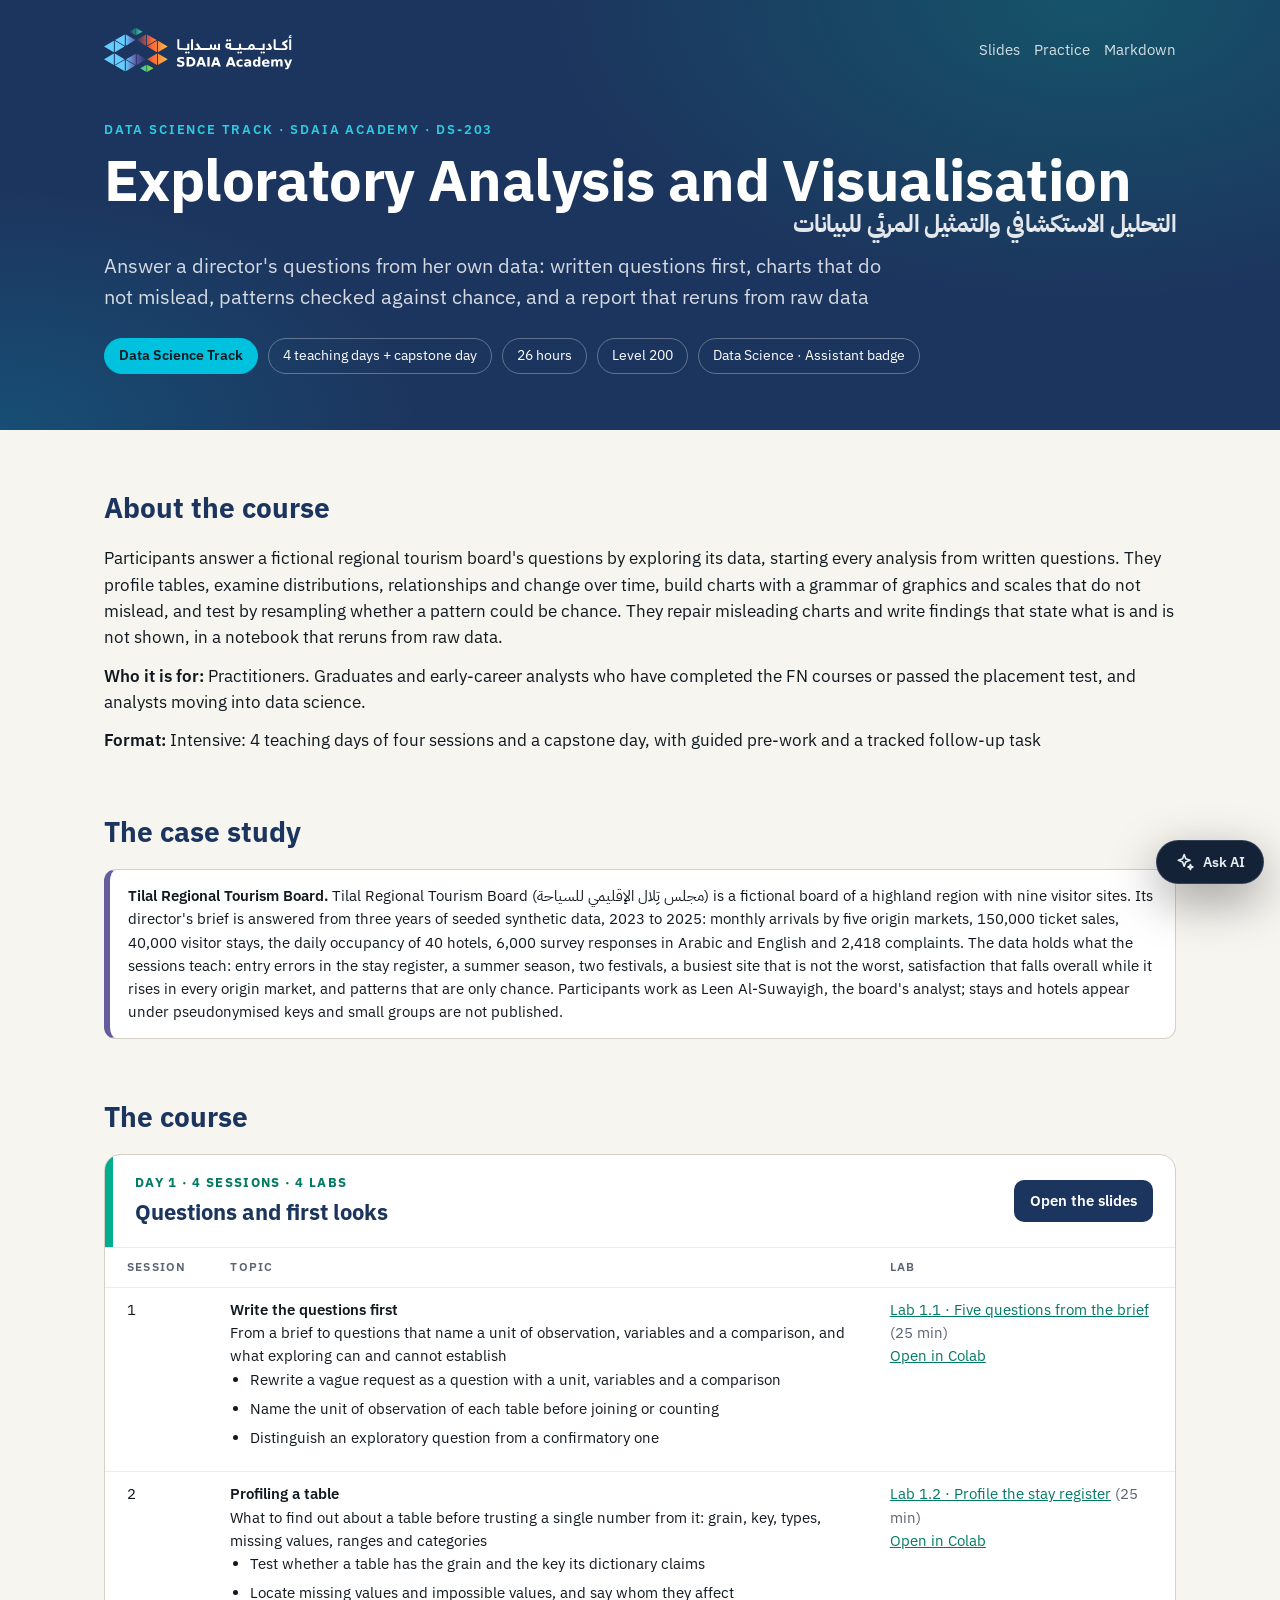
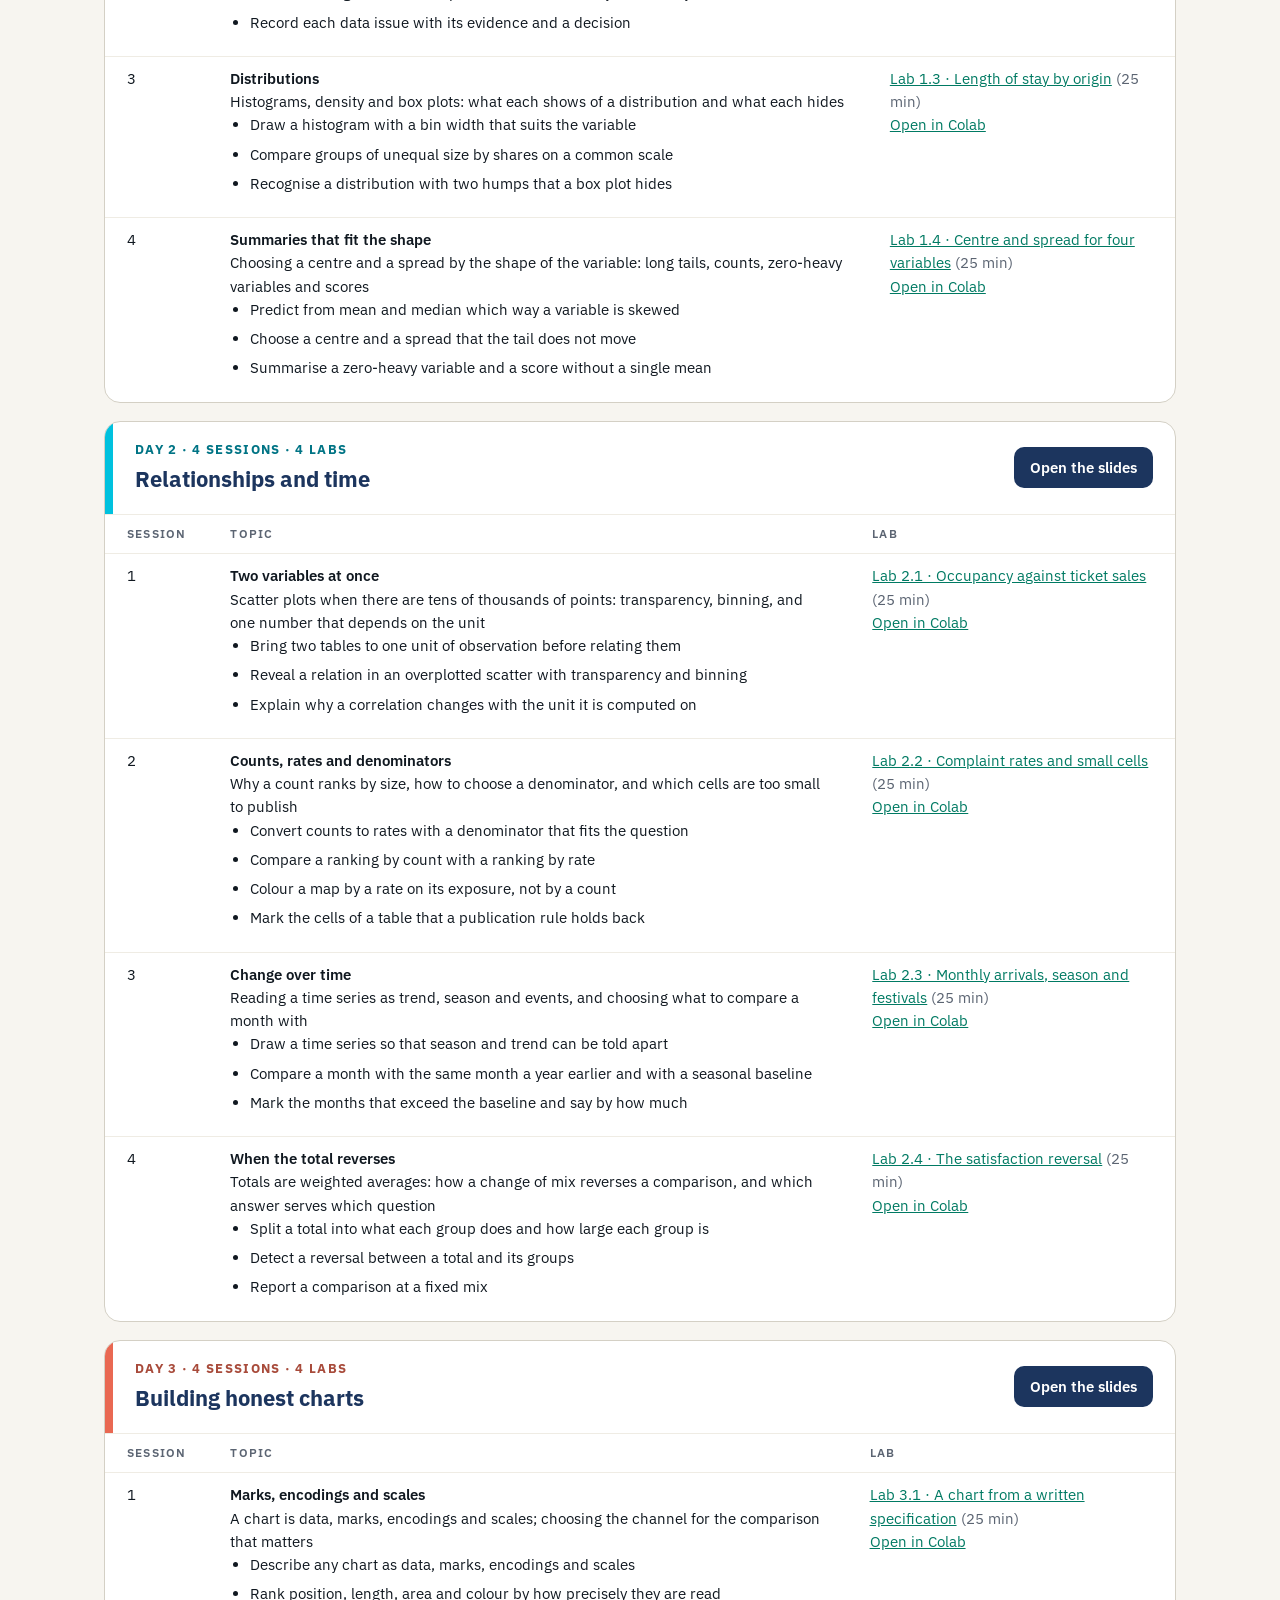
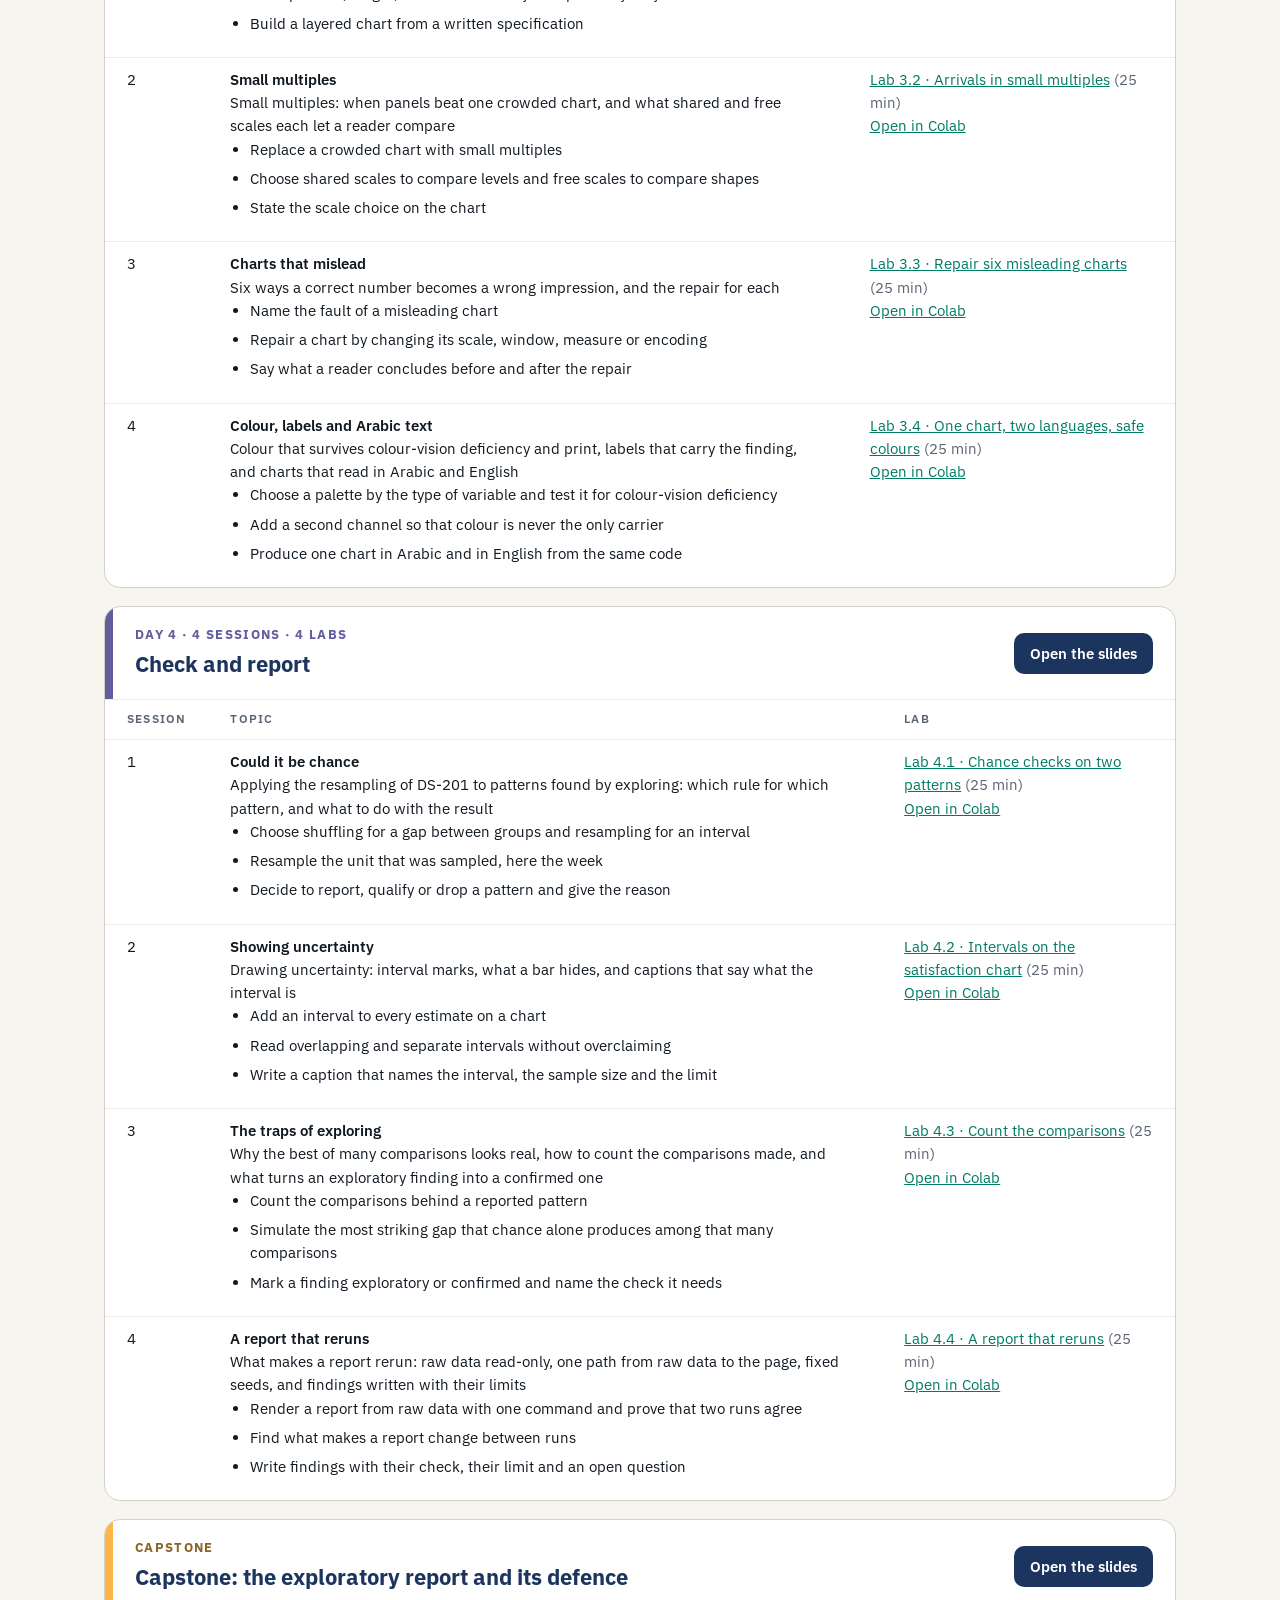
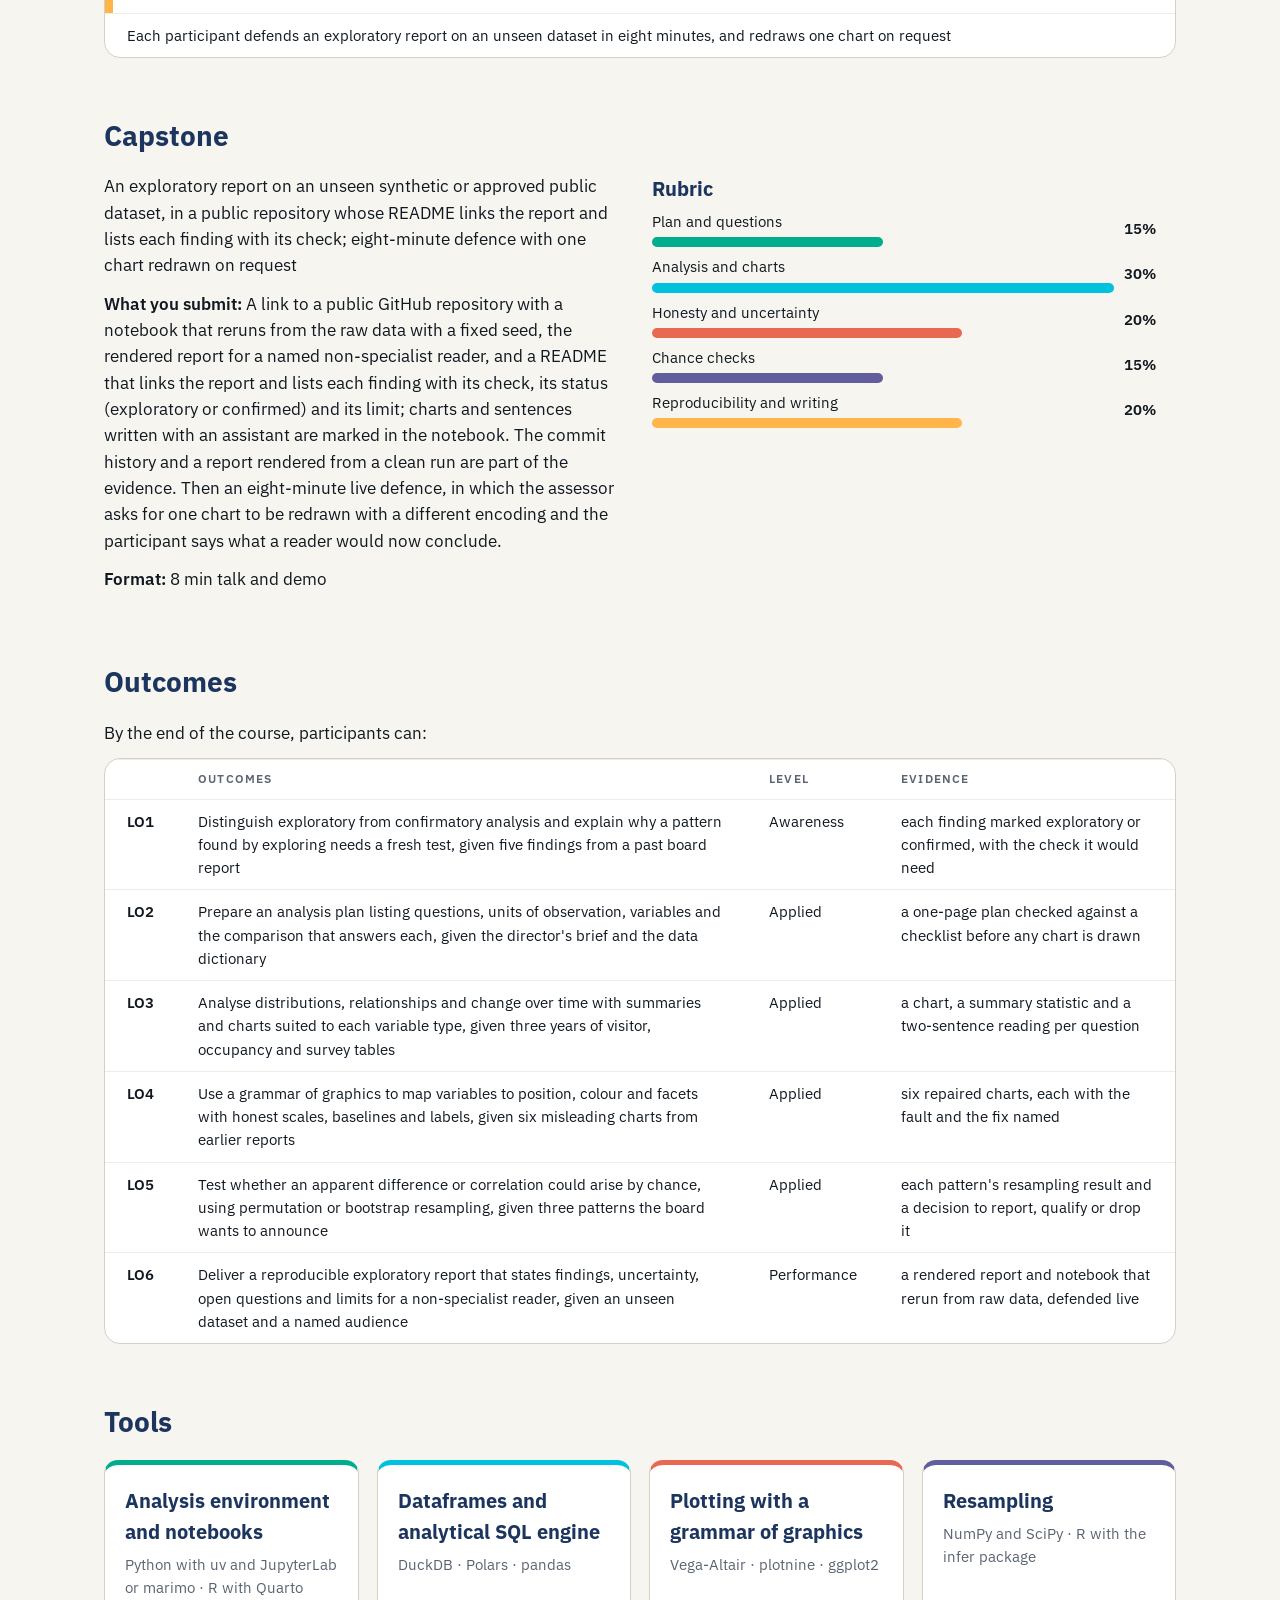
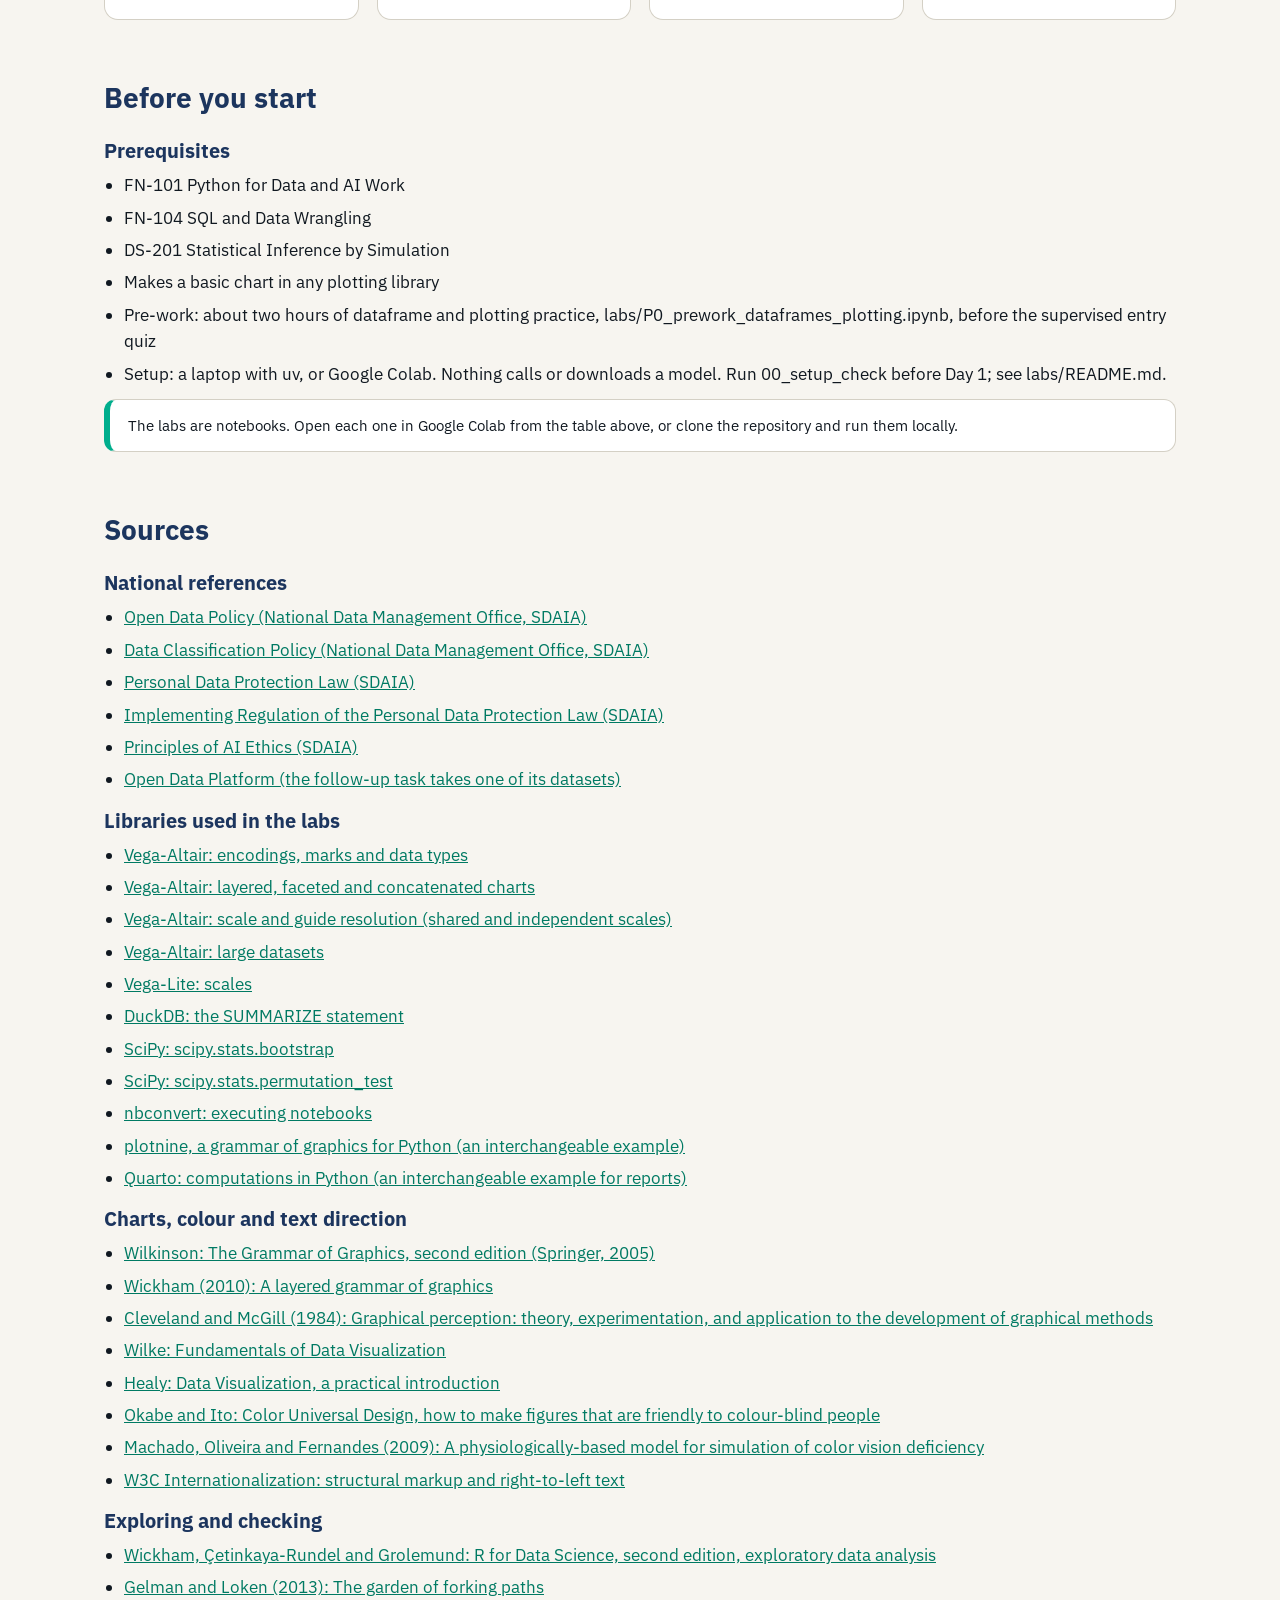
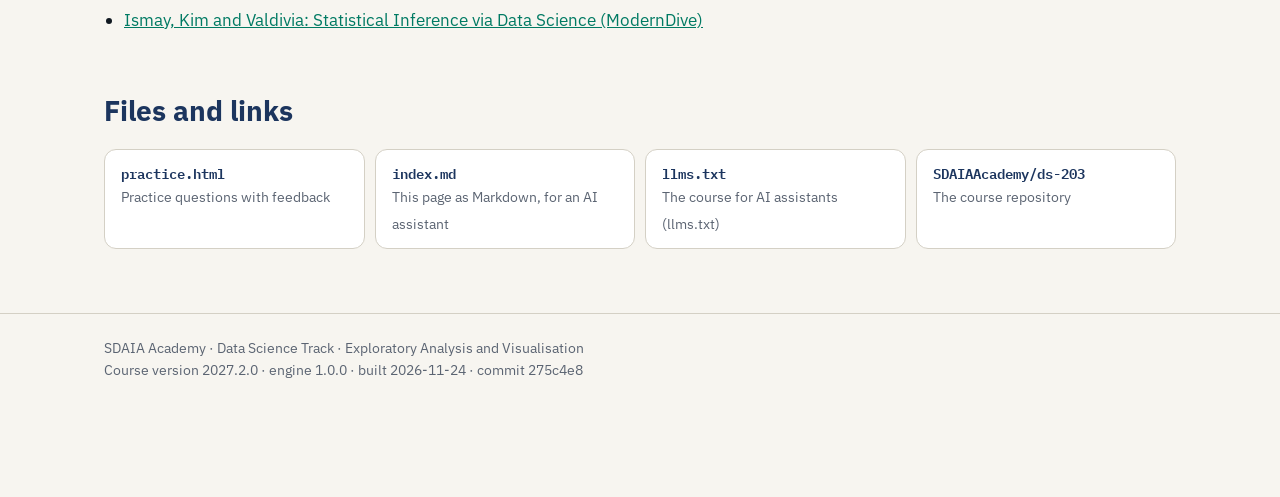
<file: index.html>
<!doctype html>
<html lang="en" dir="ltr" data-ax="page" data-track="data-science">
<head>
<meta charset="utf-8">
<meta name="viewport" content="width=device-width, initial-scale=1">
<title>Exploratory Analysis and Visualisation · SDAIA Academy</title>
<meta name="generator" content="SDAIA Academy engine 1.0.0">
<meta name="description" content="Answer a director's questions from her own data: written questions first, charts that do not mislead, patterns checked against chance, and a report that reruns from raw data">
<link rel="icon" href="_engine/icon.svg">
<link rel="alternate" type="text/markdown" href="index.md">
<link rel="describedby" href="llms.txt">
<link rel="stylesheet" href="_engine/academy.css">
<link rel="stylesheet" href="assets/course.css">
</head>
<body>
<header>
<div class="wrap">
<div class="top"><div class="logo" id="logo"></div><nav><a href="slides/day1.html">Slides</a><a href="practice.html">Practice</a><a href="index.md" type="text/markdown">Markdown</a></nav></div>
<div class="kicker">Data Science Track · SDAIA Academy · DS-203</div>
<h1>Exploratory Analysis and Visualisation<span class="sub ar" lang="ar" dir="rtl">التحليل الاستكشافي والتمثيل المرئي للبيانات</span></h1>
<p>Answer a director's questions from her own data: written questions first, charts that do not mislead, patterns checked against chance, and a report that reruns from raw data</p>
<div class="meta"><span class="track">Data Science Track</span><span>4 teaching days + capstone day</span><span>26 hours</span><span>Level 200</span><span>Data Science · Assistant badge</span></div>
</div>
</header>
<main class="wrap">
<h2>About the course</h2>
<p>Participants answer a fictional regional tourism board's questions by exploring its data, starting every analysis from written questions. They profile tables, examine distributions, relationships and change over time, build charts with a grammar of graphics and scales that do not mislead, and test by resampling whether a pattern could be chance. They repair misleading charts and write findings that state what is and is not shown, in a notebook that reruns from raw data.</p>
<p><b>Who it is for:</b> Practitioners. Graduates and early-career analysts who have completed the FN courses or passed the placement test, and analysts moving into data science.</p>
<p><b>Format:</b> Intensive: 4 teaching days of four sessions and a capstone day, with guided pre-work and a tracked follow-up task</p>
<h2>The case study</h2>
<div class="note info"><b>Tilal Regional Tourism Board.</b> Tilal Regional Tourism Board (مجلس تِلال الإقليمي للسياحة) is a fictional board of a highland region with nine visitor sites. Its director's brief is answered from three years of seeded synthetic data, 2023 to 2025: monthly arrivals by five origin markets, 150,000 ticket sales, 40,000 visitor stays, the daily occupancy of 40 hotels, 6,000 survey responses in Arabic and English and 2,418 complaints. The data holds what the sessions teach: entry errors in the stay register, a summer season, two festivals, a busiest site that is not the worst, satisfaction that falls overall while it rises in every origin market, and patterns that are only chance. Participants work as Leen Al-Suwayigh, the board's analyst; stays and hotels appear under pseudonymised keys and small groups are not published.</div>
<h2>The course</h2>
<div class="day">
<div class="day-head c-teal"><div><div class="t">Day 1 · 4 sessions · 4 labs</div><h3>Questions and first looks</h3></div><a class="btn" href="slides/day1.html">Open the slides</a></div>
<div class="scroll"><table>
<tr><th>Session</th><th>Topic</th><th>Lab</th></tr>
<tr><td>1</td><td><b>Write the questions first</b><br>From a brief to questions that name a unit of observation, variables and a comparison, and what exploring can and cannot establish<ul><li>Rewrite a vague request as a question with a unit, variables and a comparison</li><li>Name the unit of observation of each table before joining or counting</li><li>Distinguish an exploratory question from a confirmatory one</li></ul></td><td><a href="labs/D1_1_brief_questions.ipynb">Lab 1.1 · Five questions from the brief</a> <span class="muted">(25 min)</span><br><a href="https://colab.research.google.com/github/SDAIAAcademy/ds-203/blob/main/labs/D1_1_brief_questions.ipynb">Open in Colab</a></td></tr>
<tr><td>2</td><td><b>Profiling a table</b><br>What to find out about a table before trusting a single number from it: grain, key, types, missing values, ranges and categories<ul><li>Test whether a table has the grain and the key its dictionary claims</li><li>Locate missing values and impossible values, and say whom they affect</li><li>Record each data issue with its evidence and a decision</li></ul></td><td><a href="labs/D1_2_profile_stays.ipynb">Lab 1.2 · Profile the stay register</a> <span class="muted">(25 min)</span><br><a href="https://colab.research.google.com/github/SDAIAAcademy/ds-203/blob/main/labs/D1_2_profile_stays.ipynb">Open in Colab</a></td></tr>
<tr><td>3</td><td><b>Distributions</b><br>Histograms, density and box plots: what each shows of a distribution and what each hides<ul><li>Draw a histogram with a bin width that suits the variable</li><li>Compare groups of unequal size by shares on a common scale</li><li>Recognise a distribution with two humps that a box plot hides</li></ul></td><td><a href="labs/D1_3_length_of_stay.ipynb">Lab 1.3 · Length of stay by origin</a> <span class="muted">(25 min)</span><br><a href="https://colab.research.google.com/github/SDAIAAcademy/ds-203/blob/main/labs/D1_3_length_of_stay.ipynb">Open in Colab</a></td></tr>
<tr><td>4</td><td><b>Summaries that fit the shape</b><br>Choosing a centre and a spread by the shape of the variable: long tails, counts, zero-heavy variables and scores<ul><li>Predict from mean and median which way a variable is skewed</li><li>Choose a centre and a spread that the tail does not move</li><li>Summarise a zero-heavy variable and a score without a single mean</li></ul></td><td><a href="labs/D1_4_centre_spread.ipynb">Lab 1.4 · Centre and spread for four variables</a> <span class="muted">(25 min)</span><br><a href="https://colab.research.google.com/github/SDAIAAcademy/ds-203/blob/main/labs/D1_4_centre_spread.ipynb">Open in Colab</a></td></tr>
</table></div>
</div>
<div class="day">
<div class="day-head c-cyan"><div><div class="t">Day 2 · 4 sessions · 4 labs</div><h3>Relationships and time</h3></div><a class="btn" href="slides/day2.html">Open the slides</a></div>
<div class="scroll"><table>
<tr><th>Session</th><th>Topic</th><th>Lab</th></tr>
<tr><td>1</td><td><b>Two variables at once</b><br>Scatter plots when there are tens of thousands of points: transparency, binning, and one number that depends on the unit<ul><li>Bring two tables to one unit of observation before relating them</li><li>Reveal a relation in an overplotted scatter with transparency and binning</li><li>Explain why a correlation changes with the unit it is computed on</li></ul></td><td><a href="labs/D2_1_occupancy_tickets.ipynb">Lab 2.1 · Occupancy against ticket sales</a> <span class="muted">(25 min)</span><br><a href="https://colab.research.google.com/github/SDAIAAcademy/ds-203/blob/main/labs/D2_1_occupancy_tickets.ipynb">Open in Colab</a></td></tr>
<tr><td>2</td><td><b>Counts, rates and denominators</b><br>Why a count ranks by size, how to choose a denominator, and which cells are too small to publish<ul><li>Convert counts to rates with a denominator that fits the question</li><li>Compare a ranking by count with a ranking by rate</li><li>Colour a map by a rate on its exposure, not by a count</li><li>Mark the cells of a table that a publication rule holds back</li></ul></td><td><a href="labs/D2_2_complaint_rates.ipynb">Lab 2.2 · Complaint rates and small cells</a> <span class="muted">(25 min)</span><br><a href="https://colab.research.google.com/github/SDAIAAcademy/ds-203/blob/main/labs/D2_2_complaint_rates.ipynb">Open in Colab</a></td></tr>
<tr><td>3</td><td><b>Change over time</b><br>Reading a time series as trend, season and events, and choosing what to compare a month with<ul><li>Draw a time series so that season and trend can be told apart</li><li>Compare a month with the same month a year earlier and with a seasonal baseline</li><li>Mark the months that exceed the baseline and say by how much</li></ul></td><td><a href="labs/D2_3_monthly_arrivals.ipynb">Lab 2.3 · Monthly arrivals, season and festivals</a> <span class="muted">(25 min)</span><br><a href="https://colab.research.google.com/github/SDAIAAcademy/ds-203/blob/main/labs/D2_3_monthly_arrivals.ipynb">Open in Colab</a></td></tr>
<tr><td>4</td><td><b>When the total reverses</b><br>Totals are weighted averages: how a change of mix reverses a comparison, and which answer serves which question<ul><li>Split a total into what each group does and how large each group is</li><li>Detect a reversal between a total and its groups</li><li>Report a comparison at a fixed mix</li></ul></td><td><a href="labs/D2_4_satisfaction_reversal.ipynb">Lab 2.4 · The satisfaction reversal</a> <span class="muted">(25 min)</span><br><a href="https://colab.research.google.com/github/SDAIAAcademy/ds-203/blob/main/labs/D2_4_satisfaction_reversal.ipynb">Open in Colab</a></td></tr>
</table></div>
</div>
<div class="day">
<div class="day-head c-coral"><div><div class="t">Day 3 · 4 sessions · 4 labs</div><h3>Building honest charts</h3></div><a class="btn" href="slides/day3.html">Open the slides</a></div>
<div class="scroll"><table>
<tr><th>Session</th><th>Topic</th><th>Lab</th></tr>
<tr><td>1</td><td><b>Marks, encodings and scales</b><br>A chart is data, marks, encodings and scales; choosing the channel for the comparison that matters<ul><li>Describe any chart as data, marks, encodings and scales</li><li>Rank position, length, area and colour by how precisely they are read</li><li>Build a layered chart from a written specification</li></ul></td><td><a href="labs/D3_1_chart_from_spec.ipynb">Lab 3.1 · A chart from a written specification</a> <span class="muted">(25 min)</span><br><a href="https://colab.research.google.com/github/SDAIAAcademy/ds-203/blob/main/labs/D3_1_chart_from_spec.ipynb">Open in Colab</a></td></tr>
<tr><td>2</td><td><b>Small multiples</b><br>Small multiples: when panels beat one crowded chart, and what shared and free scales each let a reader compare<ul><li>Replace a crowded chart with small multiples</li><li>Choose shared scales to compare levels and free scales to compare shapes</li><li>State the scale choice on the chart</li></ul></td><td><a href="labs/D3_2_facet_arrivals.ipynb">Lab 3.2 · Arrivals in small multiples</a> <span class="muted">(25 min)</span><br><a href="https://colab.research.google.com/github/SDAIAAcademy/ds-203/blob/main/labs/D3_2_facet_arrivals.ipynb">Open in Colab</a></td></tr>
<tr><td>3</td><td><b>Charts that mislead</b><br>Six ways a correct number becomes a wrong impression, and the repair for each<ul><li>Name the fault of a misleading chart</li><li>Repair a chart by changing its scale, window, measure or encoding</li><li>Say what a reader concludes before and after the repair</li></ul></td><td><a href="labs/D3_3_repair_six_charts.ipynb">Lab 3.3 · Repair six misleading charts</a> <span class="muted">(25 min)</span><br><a href="https://colab.research.google.com/github/SDAIAAcademy/ds-203/blob/main/labs/D3_3_repair_six_charts.ipynb">Open in Colab</a></td></tr>
<tr><td>4</td><td><b>Colour, labels and Arabic text</b><br>Colour that survives colour-vision deficiency and print, labels that carry the finding, and charts that read in Arabic and English<ul><li>Choose a palette by the type of variable and test it for colour-vision deficiency</li><li>Add a second channel so that colour is never the only carrier</li><li>Produce one chart in Arabic and in English from the same code</li></ul></td><td><a href="labs/D3_4_bilingual_chart.ipynb">Lab 3.4 · One chart, two languages, safe colours</a> <span class="muted">(25 min)</span><br><a href="https://colab.research.google.com/github/SDAIAAcademy/ds-203/blob/main/labs/D3_4_bilingual_chart.ipynb">Open in Colab</a></td></tr>
</table></div>
</div>
<div class="day">
<div class="day-head c-purple"><div><div class="t">Day 4 · 4 sessions · 4 labs</div><h3>Check and report</h3></div><a class="btn" href="slides/day4.html">Open the slides</a></div>
<div class="scroll"><table>
<tr><th>Session</th><th>Topic</th><th>Lab</th></tr>
<tr><td>1</td><td><b>Could it be chance</b><br>Applying the resampling of DS-201 to patterns found by exploring: which rule for which pattern, and what to do with the result<ul><li>Choose shuffling for a gap between groups and resampling for an interval</li><li>Resample the unit that was sampled, here the week</li><li>Decide to report, qualify or drop a pattern and give the reason</li></ul></td><td><a href="labs/D4_1_chance_checks.ipynb">Lab 4.1 · Chance checks on two patterns</a> <span class="muted">(25 min)</span><br><a href="https://colab.research.google.com/github/SDAIAAcademy/ds-203/blob/main/labs/D4_1_chance_checks.ipynb">Open in Colab</a></td></tr>
<tr><td>2</td><td><b>Showing uncertainty</b><br>Drawing uncertainty: interval marks, what a bar hides, and captions that say what the interval is<ul><li>Add an interval to every estimate on a chart</li><li>Read overlapping and separate intervals without overclaiming</li><li>Write a caption that names the interval, the sample size and the limit</li></ul></td><td><a href="labs/D4_2_intervals_caption.ipynb">Lab 4.2 · Intervals on the satisfaction chart</a> <span class="muted">(25 min)</span><br><a href="https://colab.research.google.com/github/SDAIAAcademy/ds-203/blob/main/labs/D4_2_intervals_caption.ipynb">Open in Colab</a></td></tr>
<tr><td>3</td><td><b>The traps of exploring</b><br>Why the best of many comparisons looks real, how to count the comparisons made, and what turns an exploratory finding into a confirmed one<ul><li>Count the comparisons behind a reported pattern</li><li>Simulate the most striking gap that chance alone produces among that many comparisons</li><li>Mark a finding exploratory or confirmed and name the check it needs</li></ul></td><td><a href="labs/D4_3_count_comparisons.ipynb">Lab 4.3 · Count the comparisons</a> <span class="muted">(25 min)</span><br><a href="https://colab.research.google.com/github/SDAIAAcademy/ds-203/blob/main/labs/D4_3_count_comparisons.ipynb">Open in Colab</a></td></tr>
<tr><td>4</td><td><b>A report that reruns</b><br>What makes a report rerun: raw data read-only, one path from raw data to the page, fixed seeds, and findings written with their limits<ul><li>Render a report from raw data with one command and prove that two runs agree</li><li>Find what makes a report change between runs</li><li>Write findings with their check, their limit and an open question</li></ul></td><td><a href="labs/D4_4_report_reruns.ipynb">Lab 4.4 · A report that reruns</a> <span class="muted">(25 min)</span><br><a href="https://colab.research.google.com/github/SDAIAAcademy/ds-203/blob/main/labs/D4_4_report_reruns.ipynb">Open in Colab</a></td></tr>
</table></div>
</div>
<div class="day">
<div class="day-head c-amber"><div><div class="t">Capstone</div><h3>Capstone: the exploratory report and its defence</h3></div><a class="btn" href="slides/capstone.html">Open the slides</a></div>
<div class="scroll"><table><tr><td>Each participant defends an exploratory report on an unseen dataset in eight minutes, and redraws one chart on request</td></tr></table></div>
</div>
<h2>Capstone</h2>
<div class="two">
<div><p>An exploratory report on an unseen synthetic or approved public dataset, in a public repository whose README links the report and lists each finding with its check; eight-minute defence with one chart redrawn on request</p><p><b>What you submit:</b> A link to a public GitHub repository with a notebook that reruns from the raw data with a fixed seed, the rendered report for a named non-specialist reader, and a README that links the report and lists each finding with its check, its status (exploratory or confirmed) and its limit; charts and sentences written with an assistant are marked in the notebook. The commit history and a report rendered from a clean run are part of the evidence. Then an eight-minute live defence, in which the assessor asks for one chart to be redrawn with a different encoding and the participant says what a reader would now conclude.</p><p><b>Format:</b> 8 min talk and demo</p></div>
<div><h3>Rubric</h3><div class="bar c-teal"><span>Plan and questions<i style="--w:50%"></i></span><b>15%</b></div><div class="bar c-cyan"><span>Analysis and charts<i style="--w:100%"></i></span><b>30%</b></div><div class="bar c-coral"><span>Honesty and uncertainty<i style="--w:67%"></i></span><b>20%</b></div><div class="bar c-purple"><span>Chance checks<i style="--w:50%"></i></span><b>15%</b></div><div class="bar c-amber"><span>Reproducibility and writing<i style="--w:67%"></i></span><b>20%</b></div></div>
</div>
<h2>Outcomes</h2>
<p>By the end of the course, participants can:</p>
<div class="day"><div class="scroll"><table>
<tr><th></th><th>Outcomes</th><th>Level</th><th>Evidence</th></tr>
<tr><td><b>LO1</b></td><td>Distinguish exploratory from confirmatory analysis and explain why a pattern found by exploring needs a fresh test, given five findings from a past board report</td><td>Awareness</td><td>each finding marked exploratory or confirmed, with the check it would need</td></tr>
<tr><td><b>LO2</b></td><td>Prepare an analysis plan listing questions, units of observation, variables and the comparison that answers each, given the director's brief and the data dictionary</td><td>Applied</td><td>a one-page plan checked against a checklist before any chart is drawn</td></tr>
<tr><td><b>LO3</b></td><td>Analyse distributions, relationships and change over time with summaries and charts suited to each variable type, given three years of visitor, occupancy and survey tables</td><td>Applied</td><td>a chart, a summary statistic and a two-sentence reading per question</td></tr>
<tr><td><b>LO4</b></td><td>Use a grammar of graphics to map variables to position, colour and facets with honest scales, baselines and labels, given six misleading charts from earlier reports</td><td>Applied</td><td>six repaired charts, each with the fault and the fix named</td></tr>
<tr><td><b>LO5</b></td><td>Test whether an apparent difference or correlation could arise by chance, using permutation or bootstrap resampling, given three patterns the board wants to announce</td><td>Applied</td><td>each pattern's resampling result and a decision to report, qualify or drop it</td></tr>
<tr><td><b>LO6</b></td><td>Deliver a reproducible exploratory report that states findings, uncertainty, open questions and limits for a non-specialist reader, given an unseen dataset and a named audience</td><td>Performance</td><td>a rendered report and notebook that rerun from raw data, defended live</td></tr>
</table></div></div>
<h2>Tools</h2>
<div class="grid">
<div class="card c-teal"><h3>Analysis environment and notebooks</h3><p>Python with uv and JupyterLab or marimo · R with Quarto</p></div>
<div class="card c-cyan"><h3>Dataframes and analytical SQL engine</h3><p>DuckDB · Polars · pandas</p></div>
<div class="card c-coral"><h3>Plotting with a grammar of graphics</h3><p>Vega-Altair · plotnine · ggplot2</p></div>
<div class="card c-purple"><h3>Resampling</h3><p>NumPy and SciPy · R with the infer package</p></div>
</div>
<h2>Before you start</h2>
<h3>Prerequisites</h3>
<ul><li>FN-101 Python for Data and AI Work</li><li>FN-104 SQL and Data Wrangling</li><li>DS-201 Statistical Inference by Simulation</li><li>Makes a basic chart in any plotting library</li><li>Pre-work: about two hours of dataframe and plotting practice, labs/P0_prework_dataframes_plotting.ipynb, before the supervised entry quiz</li><li>Setup: a laptop with uv, or Google Colab. Nothing calls or downloads a model. Run 00_setup_check before Day 1; see labs/README.md.</li></ul>
<div class="note tip">The labs are notebooks. Open each one in Google Colab from the table above, or clone the repository and run them locally.</div>
<h2>Sources</h2>
<h3>National references</h3>
<ul><li><a href="https://sdaia.gov.sa/en/SDAIA/about/Documents/OpenDataPolicy.pdf">Open Data Policy (National Data Management Office, SDAIA)</a></li><li><a href="https://sdaia.gov.sa/en/SDAIA/about/Documents/DataClassificationPolicy.pdf">Data Classification Policy (National Data Management Office, SDAIA)</a></li><li><a href="https://sdaia.gov.sa/en/SDAIA/about/Documents/PersonalDataProtectionLaw.pdf">Personal Data Protection Law (SDAIA)</a></li><li><a href="https://sdaia.gov.sa/en/SDAIA/about/Documents/ImplementingRegulationPersonalDataProtectionLaw.pdf">Implementing Regulation of the Personal Data Protection Law (SDAIA)</a></li><li><a href="https://sdaia.gov.sa/en/SDAIA/about/Documents/ai-principles.pdf">Principles of AI Ethics (SDAIA)</a></li><li><a href="https://open.data.gov.sa/en/home">Open Data Platform (the follow-up task takes one of its datasets)</a></li></ul>
<h3>Libraries used in the labs</h3>
<ul><li><a href="https://altair-viz.github.io/user_guide/encodings/index.html">Vega-Altair: encodings, marks and data types</a></li><li><a href="https://altair-viz.github.io/user_guide/compound_charts.html">Vega-Altair: layered, faceted and concatenated charts</a></li><li><a href="https://altair-viz.github.io/user_guide/scale_resolve.html">Vega-Altair: scale and guide resolution (shared and independent scales)</a></li><li><a href="https://altair-viz.github.io/user_guide/large_datasets.html">Vega-Altair: large datasets</a></li><li><a href="https://vega.github.io/vega-lite/docs/scale.html">Vega-Lite: scales</a></li><li><a href="https://duckdb.org/docs/stable/guides/meta/summarize">DuckDB: the SUMMARIZE statement</a></li><li><a href="https://docs.scipy.org/doc/scipy/reference/generated/scipy.stats.bootstrap.html">SciPy: scipy.stats.bootstrap</a></li><li><a href="https://docs.scipy.org/doc/scipy/reference/generated/scipy.stats.permutation_test.html">SciPy: scipy.stats.permutation_test</a></li><li><a href="https://nbconvert.readthedocs.io/en/latest/execute_api.html">nbconvert: executing notebooks</a></li><li><a href="https://plotnine.org/">plotnine, a grammar of graphics for Python (an interchangeable example)</a></li><li><a href="https://quarto.org/docs/computations/python.html">Quarto: computations in Python (an interchangeable example for reports)</a></li></ul>
<h3>Charts, colour and text direction</h3>
<ul><li><a href="https://link.springer.com/book/10.1007/0-387-28695-0">Wilkinson: The Grammar of Graphics, second edition (Springer, 2005)</a></li><li><a href="https://vita.had.co.nz/papers/layered-grammar.html">Wickham (2010): A layered grammar of graphics</a></li><li><a href="https://www.jstor.org/stable/2288400">Cleveland and McGill (1984): Graphical perception: theory, experimentation, and application to the development of graphical methods</a></li><li><a href="https://clauswilke.com/dataviz/">Wilke: Fundamentals of Data Visualization</a></li><li><a href="https://socviz.co/">Healy: Data Visualization, a practical introduction</a></li><li><a href="https://jfly.uni-koeln.de/color/">Okabe and Ito: Color Universal Design, how to make figures that are friendly to colour-blind people</a></li><li><a href="https://www.inf.ufrgs.br/~oliveira/pubs_files/CVD_Simulation/CVD_Simulation.html">Machado, Oliveira and Fernandes (2009): A physiologically-based model for simulation of color vision deficiency</a></li><li><a href="https://www.w3.org/International/questions/qa-html-dir">W3C Internationalization: structural markup and right-to-left text</a></li></ul>
<h3>Exploring and checking</h3>
<ul><li><a href="https://r4ds.hadley.nz/EDA.html">Wickham, Çetinkaya-Rundel and Grolemund: R for Data Science, second edition, exploratory data analysis</a></li><li><a href="https://sites.stat.columbia.edu/gelman/research/unpublished/p_hacking.pdf">Gelman and Loken (2013): The garden of forking paths</a></li><li><a href="https://moderndive.com/">Ismay, Kim and Valdivia: Statistical Inference via Data Science (ModernDive)</a></li></ul>
<h2>Files and links</h2>
<div class="files">
<a href="practice.html"><b>practice.html</b><span>Practice questions with feedback</span></a>
<a href="index.md"><b>index.md</b><span>This page as Markdown, for an AI assistant</span></a>
<a href="llms.txt"><b>llms.txt</b><span>The course for AI assistants (llms.txt)</span></a>
<a href="https://github.com/SDAIAAcademy/ds-203"><b>SDAIAAcademy/ds-203</b><span>The course repository</span></a>
</div>
</main>
<footer><div class="wrap">SDAIA Academy · Data Science Track · Exploratory Analysis and Visualisation<br><span class="muted">Course version 2027.2.0 · engine 1.0.0 · built 2026-11-24 · commit 275c4e8</span></div></footer>
<script type="application/json" id="academy-data">{"v":1,"engine":"1.0.0","build":{"at":"2026-11-24T17:04:02Z","version":"2027.2.0","commit":"275c4e8"},"course":{"id":"ds-203","code":"DS-203","title":"Exploratory Analysis and Visualisation","track":"data-science","lang":"en","dir":"ltr","url":"https://sdaiaacademy.github.io/ds-203/","repo":"SDAIAAcademy/ds-203","home":"index.html"},"ai":{"context":{"course":"context/course.md","courseJs":"context/course.js","day":null,"llms":"llms.txt"},"tasks":[],"tools":[]},"features":{},"strings":{}}</script>
<script src="_engine/academy.js"></script>
</body>
</html>
</file>
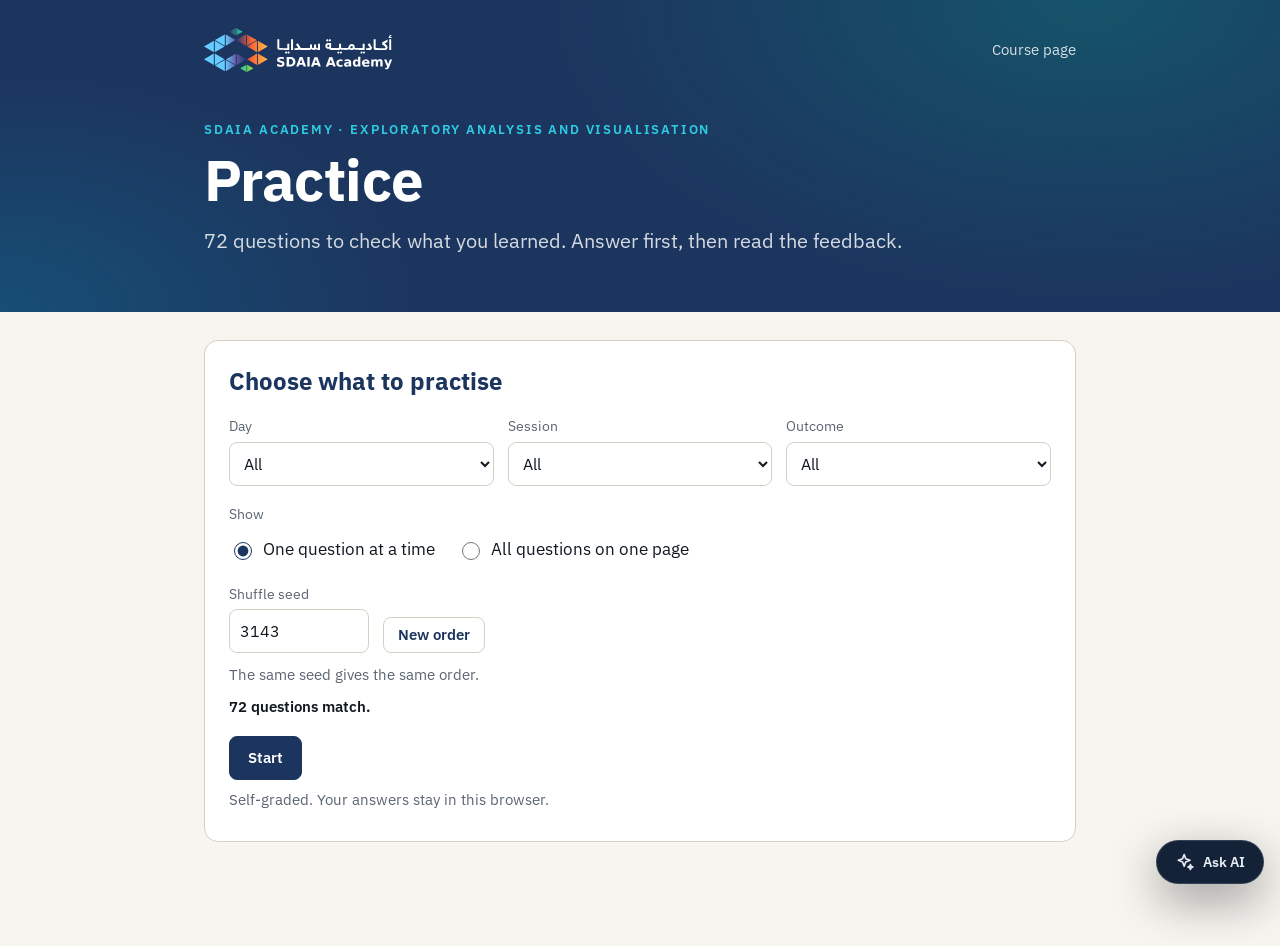
<file: practice.html>
<!doctype html>
<html lang="en" dir="ltr" data-ax="practice" data-track="data-science">
<head>
<meta charset="utf-8">
<meta name="viewport" content="width=device-width, initial-scale=1">
<title>Practice · Exploratory Analysis and Visualisation</title>
<meta name="generator" content="SDAIA Academy engine 1.0.0">
<link rel="icon" href="_engine/icon.svg">
<link rel="describedby" href="llms.txt">
<link rel="stylesheet" href="_engine/academy.css">
<link rel="stylesheet" href="assets/course.css">
</head>
<body>
<header>
<div class="wrap">
<div class="top"><div class="logo"></div><nav><a href="index.html">Course page</a></nav></div>
<div class="kicker">SDAIA Academy · Exploratory Analysis and Visualisation</div>
<h1>Practice</h1>
<p>72 questions to check what you learned. Answer first, then read the feedback.</p>
</div>
</header>
<main class="wrap" id="practice">
<noscript>
<p>Turn on JavaScript to answer the questions and see feedback. Here they are as text, without the answers.</p>
<section>
<h2>Day 1: Questions and first looks</h2>
<ol>
<li><p>The director asks: "Did the festivals bring people, or would they have come anyway?" Which rewrite belongs in the plan?</p><ul><li><b>A.</b> Were the festivals successful for the region?</li><li><b>B.</b> How many arrivals were recorded in the festival months?</li><li><b>C.</b> By how much did arrivals in each festival month exceed the baseline for that month of the year?</li><li><b>D.</b> Did the festivals cause visitors to choose Tilal over other regions?</li></ul></li>
<li><p>320 stays have 999 in the column nights. The data dictionary does not mention the value. What goes into the issue log?</p><ul><li><b>A.</b> Set them to missing, record the 320 rows, and ask the register's owner what 999 stands for</li><li><b>B.</b> Replace them with the median length of stay so that no row is lost</li><li><b>C.</b> Keep them: a few very long stays are plausible in a tourism region</li><li><b>D.</b> Delete the 320 rows from the register before any analysis</li></ul></li>
<li><p>Aws Al-Hudaif asks whether visitors from other regions come for one kind of trip or several. You have their 17,367 stays with the nights of each. What do you draw first?</p><ul><li><b>A.</b> A box plot of nights for that market</li><li><b>B.</b> A bar with the mean number of nights and an error bar</li><li><b>C.</b> A histogram of nights with bins seven nights wide</li><li><b>D.</b> A histogram of nights with one bin for each night</li></ul></li>
<li><p>A museum records minutes spent inside by each visitor. 45% of the records show 0 minutes because those visitors used only the cafe. The others stay a median of 70 minutes. Which summary is honest?</p><ul><li><b>A.</b> Visitors spend a mean of 41 minutes in the museum</li><li><b>B.</b> 45% of visitors use only the cafe; the others stay a median of 70 minutes</li><li><b>C.</b> The median visitor spends 25 minutes in the museum</li><li><b>D.</b> Museum visitors stay a median of 70 minutes inside</li></ul></li>
<li><p>A hospital manager writes: "Are our clinics doing well on waiting?" The appointments table has one row per appointment, with clinic, booking date, visit date and minutes waited. Which rewrite is ready for an analysis plan?</p><ul><li><b>A.</b> Which of our clinics are performing badly on waiting, and which well?</li><li><b>B.</b> Why do some clinics make their patients wait longer than others?</li><li><b>C.</b> How long do patients wait at our clinics before they are seen?</li><li><b>D.</b> What is the median wait per appointment, by clinic, in 2025?</li></ul></li>
<li><p>A library has a loans table (one row per loan) and a members table (one row per member). An analyst counts the rows of the loans table for 2025 and reports "18,400 people borrowed a book". What is wrong?</p><ul><li><b>A.</b> A count cannot be reported without a percentage beside it</li><li><b>B.</b> The loans table should have been joined to the members table before counting</li><li><b>C.</b> The count is of loans, so a member with ten loans is counted ten times</li><li><b>D.</b> The year 2025 is too short a period for a count of members</li></ul></li>
<li><p>A plan entry reads: question "How do complaints differ across branches?", table "complaints", unit "one complaint", variables ["branch"], comparison "look at complaints by branch". Which part fails a plan checklist first?</p><ul><li><b>A.</b> The unit, because a single complaint is too small a unit to analyse on its own</li><li><b>B.</b> The comparison, because it does not say what is set against what</li><li><b>C.</b> The question, because it does not end with the name of the branch concerned</li><li><b>D.</b> The table, because complaints need a second table before they can be counted</li></ul></li>
<li><p>An analyst tabulates average basket value by weekday, by store and by payment method, and notices that card payments on Thursdays are highest. She reports: "Thursday card payments are the most valuable". How should the finding be labelled?</p><ul><li><b>A.</b> Confirmed, because it was computed from the complete sales table of the year</li><li><b>B.</b> Confirmed, because a difference this large between groups cannot be chance</li><li><b>C.</b> Exploratory, because sales data can never be used to confirm any pattern</li><li><b>D.</b> Exploratory, because the comparison was chosen after looking at many cuts</li></ul></li>
<li><p>A pattern was found by exploring the 2024 survey: members rate evening classes higher. What would make it a confirmed finding?</p><ul><li><b>A.</b> Writing it down now and testing it on the 2025 survey, not yet looked at</li><li><b>B.</b> Recomputing it on the 2024 survey with a different software package and seed</li><li><b>C.</b> Finding a second pattern in the 2024 survey that points the same way as this</li><li><b>D.</b> Showing the 2024 chart to three colleagues who all agree with the reading</li></ul></li>
<li><p>An orders table should have one row per order. It has 52,300 rows and 52,000 distinct order numbers. The 300 repeated order numbers each appear twice, with different delivery dates. What goes into the issue log?</p><ul><li><b>A.</b> Record 300 orders with conflicting rows and ask the owner which is right</li><li><b>B.</b> Keep the row with the later delivery date, which is the more recent one</li><li><b>C.</b> Drop the second row of each pair, since they are plainly double entries</li><li><b>D.</b> Average the two delivery dates of each pair and keep one row per order</li></ul></li>
<li><p>In a customer survey, income is missing for 7% of respondents overall: 3% of those under 40 and 19% of those over 60. An analyst reports mean income from the rows that have a value. What is the main risk?</p><ul><li><b>A.</b> The mean rests on 7% fewer rows, so its standard error is slightly larger</li><li><b>B.</b> The 7% is too small a share to affect any summary</li><li><b>C.</b> The mean cannot be computed while any value is missing</li><li><b>D.</b> The mean describes younger respondents more than all respondents</li></ul></li>
<li><p>A column "age" in a membership table has a minimum of 0, a maximum of 120 and a spike of 412 rows at exactly 0. The form allows the field to be skipped. What is the most likely reading, and the first step?</p><ul><li><b>A.</b> 0 stands for "not given"; set those values to missing and record 412 rows</li><li><b>B.</b> The spike is random noise in a large table; smooth it away with a wider bin</li><li><b>C.</b> 412 members are infants enrolled by their parents; keep the values as they are</li><li><b>D.</b> 0 is a data-entry error for 10; add ten years to those rows and record it</li></ul></li>
<li><p>Delivery times at a courier have a median of 2 days for city A and for city B, and the same quartiles. In city A nearly all parcels take 1 to 3 days. In city B half take 1 day and half take 3 to 4 days. Which chart shows the difference?</p><ul><li><b>A.</b> A box plot of delivery days for each city</li><li><b>B.</b> A pie chart of the share of parcels delivered in each city</li><li><b>C.</b> A bar chart of the median number of delivery days for each city</li><li><b>D.</b> A histogram of delivery days for each city, one bin per day</li></ul></li>
<li><p>A gym chain compares the visit lengths of 9,000 standard members and 600 premium members with two histograms on the same count axis. The premium histogram is a flat strip along the bottom. What is the repair?</p><ul><li><b>A.</b> Replace both histograms with the two group means</li><li><b>B.</b> Remove the standard members so that the premium members can be seen</li><li><b>C.</b> Give each histogram its own count axis and place them side by side</li><li><b>D.</b> Draw each group as shares of its own total, on a common share axis</li></ul></li>
<li><p>House prices in a district have a mean of 1.9 million riyals and a median of 1.2 million. A report says "the typical house costs 1.9 million". What should it say?</p><ul><li><b>A.</b> No typical price can be given for a skewed variable</li><li><b>B.</b> The typical house costs 1.2 million; a few very expensive houses pull the mean up</li><li><b>C.</b> The typical house costs 1.9 million; the mean uses every house and is more accurate</li><li><b>D.</b> The typical house costs 1.55 million, the midpoint of mean and median</li></ul></li>
<li><p>Two branches both have a mean rating of 3.5 on a 1 to 5 scale. In branch A nearly everyone gives 3 or 4. In branch B half give 5 and half give 2. Which report lets a manager see the difference?</p><ul><li><b>A.</b> The mean rating of each branch, given with two decimals</li><li><b>B.</b> The median rating of each branch</li><li><b>C.</b> The total number of ratings of each branch</li><li><b>D.</b> The share of customers at each score, for each branch</li></ul></li>
<li><p>A caption reads: "Median spend per visitor: 310 riyals." The table behind it has 8,000 visitors, of whom 2,100 gave no spend; most of those were visitors on free school trips. What is missing from the caption?</p><ul><li><b>A.</b> The number of visitors the median rests on and who was left out</li><li><b>B.</b> The mean spend as well, so that the reader has both summaries at hand</li><li><b>C.</b> The standard deviation of spend</li><li><b>D.</b> The date on which the table was exported</li></ul></li>
</ol>
</section>
<section>
<h2>Day 2: Relationships and time</h2>
<ol>
<li><p>Spend per stay has a mean of 2,736 riyals and a median of 1,498. It is missing for 22% of day visits and 2% of overnight stays. Which sentence is honest?</p><ul><li><b>A.</b> A typical party spends about 2,700 riyals in the region</li><li><b>B.</b> Half of the parties that reported spend spent under 1,500 riyals; day visits are under-reported</li><li><b>C.</b> Spend is about 1,500 riyals once missing values are filled in</li><li><b>D.</b> Spend cannot be summarised until the largest stays are removed</li></ul></li>
<li><p>A transport authority has 2 million trips, each with distance and fare. An analyst wants to show how fare rises with distance. What should the first chart be?</p><ul><li><b>A.</b> A scatter plot of every trip, so that no trip is left out</li><li><b>B.</b> A scatter plot of 200 trips picked at random from the file</li><li><b>C.</b> The correlation of fare and distance, printed as one figure</li><li><b>D.</b> A binned heatmap of the trips, then the median fare by distance band</li></ul></li>
<li><p>A city logs 420 pothole reports in District A (300 km of road) and 150 in District B (60 km of road). The mayor asks where the roads are worse. What do you report?</p><ul><li><b>A.</b> District B: 2.5 reports per km of road against 1.4 in District A</li><li><b>B.</b> District A: it has almost three times as many reports as B</li><li><b>C.</b> Both: the city has 570 reports on 360 km, or 1.6 per km</li><li><b>D.</b> Neither: reports per resident are needed before any answer</li></ul></li>
<li><p>A library ran a reading campaign in March 2025. Loans were 9,000 in February 2025, 11,500 in March 2025 and 11,000 in March 2024. Loans grew 3% a year before the campaign. Which statement is supported?</p><ul><li><b>A.</b> The campaign raised loans by 28%, from 9,000 to 11,500</li><li><b>B.</b> Loans stood 4.5% above the level expected without a campaign</li><li><b>C.</b> Loans stood about 1.5% above a baseline of 11,330 for March 2025</li><li><b>D.</b> The campaign failed, since loans rose less than in a normal year</li></ul></li>
<li><p>A centre's pass rate fell from 82% to 76%. Evening courses always pass less often than day courses, and evening enrolment doubled. What comes before writing "teaching quality fell"?</p><ul><li><b>A.</b> Wait for one more year of results so that the fall is certain</li><li><b>B.</b> Compare pass rates inside day and evening courses, and the shares of each</li><li><b>C.</b> Recompute the pass rate for day courses only and report that figure</li><li><b>D.</b> Weight the pass rate by enrolment so that large courses count for more</li></ul></li>
<li><p>An analyst joins a table of 9,000 orders to a table of 30 warehouses to add each warehouse's region. The result has 9,640 rows. What should the analyst conclude first?</p><ul><li><b>A.</b> The join added the 640 orders that had been missing before</li><li><b>B.</b> Some orders were placed twice and the join has revealed them</li><li><b>C.</b> Some warehouse appears more than once in the warehouse table</li><li><b>D.</b> A join always adds a few rows, so the result can be used as it is</li></ul></li>
<li><p>Across 200 shops on 365 days, daily footfall and daily sales correlate at 0.35. Summed over all shops by week, the two series correlate at 0.80. Which sentence is correct?</p><ul><li><b>A.</b> The weekly figure is the true correlation and the daily one is wrong</li><li><b>B.</b> The daily figure is the true correlation, since it uses more rows</li><li><b>C.</b> Both are correct, each for its own unit, and a report names the unit</li><li><b>D.</b> The two figures disagree, so one of the two tables has an error</li></ul></li>
<li><p>A scatter plot of 300,000 deliveries (distance against delivery time) is a solid block. The operations manager asks: "How much longer does a delivery take at 20 km than at 5 km?" Which display answers that?</p><ul><li><b>A.</b> The same scatter plot drawn with smaller and fainter points</li><li><b>B.</b> A heatmap of the number of deliveries by distance and time</li><li><b>C.</b> The correlation coefficient of distance and delivery time</li><li><b>D.</b> The median delivery time inside bands of distance</li></ul></li>
<li><p>A ministry lists the five schools with the most pupils absent last week. All five are among the largest schools in the country. What does the list show?</p><ul><li><b>A.</b> Mainly which schools are the largest</li><li><b>B.</b> Which schools have an absence problem</li><li><b>C.</b> That large schools cause more absence</li><li><b>D.</b> That absence was recorded wrongly</li></ul></li>
<li><p>A bank wants to know at which branch a customer visit most often ends in a complaint. It has complaints per branch, customer visits per branch, staff per branch and accounts per branch. Which rate answers the question?</p><ul><li><b>A.</b> Complaints per thousand accounts held at the branch</li><li><b>B.</b> Complaints per thousand customer visits to the branch</li><li><b>C.</b> Complaints per member of staff at the branch</li><li><b>D.</b> Complaints at the branch as a share of all complaints</li></ul></li>
<li><p>A table of complaint rates by clinic and age group shows the highest rate, 40 per thousand, for one clinic's patients over 80: 2 complaints from 50 visits. The publication rule asks for at least 10 complaints and 1,000 visits. What does the analyst do?</p><ul><li><b>A.</b> Withhold the cell and mark it as withheld in the table</li><li><b>B.</b> Publish the 2 complaints but not the 50 visits</li><li><b>C.</b> Replace the cell with the clinic's rate for all ages</li><li><b>D.</b> Publish it with a note that the rate is the highest</li></ul></li>
<li><p>A national map colours each province by the number of bicycle thefts reported last year. The three darkest provinces hold the three largest cities. The minister asks where a parked bicycle is most at risk. What should the analyst do before answering?</p><ul><li><b>A.</b> Keep the counts and switch to a log colour scale so that the small provinces show</li><li><b>B.</b> Divide each count by land area and colour the thefts per square kilometre</li><li><b>C.</b> Divide each count by the registered bicycles, colour that rate, show the counts</li><li><b>D.</b> Keep the counts and use a rainbow palette so that the differences stand out more</li></ul></li>
<li><p>A shop ran a sale in June 2024 and again in June 2025. June 2025 sales were 3% above June 2024, in line with the usual yearly growth. A manager says the 2025 sale had no effect. What is wrong with that?</p><ul><li><b>A.</b> Nothing: growth of 3% is what a month without a sale shows</li><li><b>B.</b> The comparison month also had a sale, so the effect cancels</li><li><b>C.</b> June should have been compared with May of the same year</li><li><b>D.</b> A single month is too short to compute any growth figure</li></ul></li>
<li><p>Visits to a park were 20,000 in April 2024, a month without events. Visits usually grow 5% a year. A festival took place in April 2025 and visits were 26,250. By how much did April 2025 exceed its baseline?</p><ul><li><b>A.</b> By 5%, the usual growth from one year to the next</li><li><b>B.</b> By 20%, since 5,250 extra visits is a fifth of 26,250</li><li><b>C.</b> By 25%, since the baseline for April 2025 is 21,000</li><li><b>D.</b> By 31%, since 26,250 is 31% more than 20,000</li></ul></li>
<li><p>A monthly series of electricity use shows a peak every August, each a little higher than the last, and one tall spike in a February. Which reading names the three parts correctly?</p><ul><li><b>A.</b> The August peaks are events, the rise is the season, the spike is the trend</li><li><b>B.</b> The August peaks are the trend, the rise is an event, the spike is the season</li><li><b>C.</b> The August peaks are the season, the rise is the trend, the spike is an event</li><li><b>D.</b> All three are the season, since each one recurs or could recur</li></ul></li>
<li><p>A hospital's average length of stay rose from 4.0 to 4.6 days in a year. In both of its wards, surgical and medical, the average stay fell. How can both be true?</p><ul><li><b>A.</b> A larger share of patients was in the ward with longer stays</li><li><b>B.</b> Average stays cannot be compared between two different years</li><li><b>C.</b> The hospital average is the plain mean of the two ward averages</li><li><b>D.</b> One of the two ward averages must have been miscalculated</li></ul></li>
<li><p>In 2024 a service had 80% routine cases (score 4.5) and 20% complex cases (score 3.5). In 2025 the scores were 4.6 and 3.6, and the mix was 50% routine, 50% complex. What was the 2025 score at the 2024 mix?</p><ul><li><b>A.</b> 4.10, the average of 4.6 and 3.6 with equal weights</li><li><b>B.</b> 4.30, the score of 2024 carried over unchanged</li><li><b>C.</b> 4.40, from 0.8 times 4.6 plus 0.2 times 3.6</li><li><b>D.</b> 4.60, the score of the larger group in 2024</li></ul></li>
<li><p>A regional director sees that the overall pass rate fell while it rose in every course type, because more people now take the harder courses. She asks which number to put in the annual report. What is the best advice?</p><ul><li><b>A.</b> Only the overall rate, since it is the official figure</li><li><b>B.</b> Neither, since the two results contradict each other</li><li><b>C.</b> Only the rates by course type, since the overall rate misleads</li><li><b>D.</b> The overall rate, the rates by type and the change of mix, together</li></ul></li>
</ol>
</section>
<section>
<h2>Day 3: Building honest charts</h2>
<ol>
<li><p>A report says: "Branch C has the most late deliveries: 310 this quarter." Before the sentence is printed, what has to stand beside 310?</p><ul><li><b>A.</b> The average number of late deliveries per branch</li><li><b>B.</b> The number of late deliveries in the quarter before</li><li><b>C.</b> A p-value for the difference between the branches</li><li><b>D.</b> The deliveries Branch C made, so 310 becomes a rate</li></ul></li>
<li><p>A chart must let a manager compare average waiting time across 12 clinics, and also show roughly how many patients each clinic sees. Which specification serves that?</p><ul><li><b>A.</b> Clinic on y, patients on x, waiting time as circle size</li><li><b>B.</b> Clinic on y sorted by wait, waiting time on x, patients as circle size</li><li><b>C.</b> Clinic on y, patients on x, waiting time as colour intensity</li><li><b>D.</b> A pie chart with one slice per clinic, sized by waiting time</li></ul></li>
<li><p>Weekly sales of 8 product lines are drawn as small multiples. The largest line sells fifty times the smallest. The manager asks: "Which lines have a December peak?" Which design answers that?</p><ul><li><b>A.</b> A shared y scale, so that all eight panels can be compared</li><li><b>B.</b> A single panel with eight lines, one colour for each line</li><li><b>C.</b> A y scale per panel from zero, with a note that scales differ</li><li><b>D.</b> A y scale per panel, fitted tightly to each line's range</li></ul></li>
<li><p>A slide shows app downloads "since launch" as a line that rises every month, under the title "Growth is accelerating". Monthly downloads have in fact been falling for half a year. Which fault is this, and which repair?</p><ul><li><b>A.</b> Cut baseline: restart the y axis of the line at zero</li><li><b>B.</b> Picked window: add the months before the launch</li><li><b>C.</b> Two axes: move downloads to a second panel</li><li><b>D.</b> Running total: plot the downloads of each month</li></ul></li>
<li><p>A line chart of four regions uses red, green, blue and orange lines and a legend. It will be printed in a bilingual annual report. Which single change helps the most readers?</p><ul><li><b>A.</b> Label each line at its end, and give each its own dash pattern</li><li><b>B.</b> Make the four lines thicker so that the colours show better</li><li><b>C.</b> Use four shades of one blue, from light to dark</li><li><b>D.</b> Add the region names to the legend in both languages</li></ul></li>
<li><p>A chart shows one circle per city: population on x, average rent on y, and the circle's colour gives the region. In the terms of a grammar of graphics, what is "region to colour"?</p><ul><li><b>A.</b> The colour scale</li><li><b>B.</b> An encoding</li><li><b>C.</b> The mark used</li><li><b>D.</b> A facet variable</li></ul></li>
<li><p>A report must let readers compare the budgets of 15 departments as precisely as possible. Which encoding of the budget serves that best?</p><ul><li><b>A.</b> The area of a circle for each department</li><li><b>B.</b> The depth of colour of a tile for each department</li><li><b>C.</b> The position of a point or the end of a bar on one axis</li><li><b>D.</b> The angle of a slice in a pie chart of all departments</li></ul></li>
<li><p>An analyst draws average exam scores of 6 schools, between 71 and 78, as points on an axis from 70 to 80. A reviewer says: "The axis must start at zero." Who is right?</p><ul><li><b>A.</b> The reviewer: every chart of quantities needs a zero baseline</li><li><b>B.</b> The reviewer: without zero the differences are exaggerated</li><li><b>C.</b> The analyst, provided the chart states the range of its axis</li><li><b>D.</b> The analyst: axis ranges are a matter of taste, not accuracy</li></ul></li>
<li><p>Monthly sales of 6 regions are drawn as small multiples. The reader has to see which region sells the most. Which scales fit?</p><ul><li><b>A.</b> A separate y scale fitted to each panel</li><li><b>B.</b> One shared y scale for all six panels</li><li><b>C.</b> A separate y scale from zero for each panel</li><li><b>D.</b> A shared x scale and no y axis at all</li></ul></li>
<li><p>A chart with a separate y scale for each of its panels carries no note about the scales. What is the most likely misreading?</p><ul><li><b>A.</b> Readers will think the panels show different variables</li><li><b>B.</b> Readers will be unable to see the shape of each series</li><li><b>C.</b> Readers will compare heights across panels as if on one scale</li><li><b>D.</b> Readers will assume that the time axes differ between panels</li></ul></li>
<li><p>A bar chart shows customer satisfaction of 88% last year and 91% this year on a y axis from 85% to 92%. This year's bar is twice as tall as last year's. What is the fault and the repair?</p><ul><li><b>A.</b> A picked window; show more years on the same axis</li><li><b>B.</b> A count for a rate; divide by the number of customers</li><li><b>C.</b> A cut baseline; start the bars at zero or use points</li><li><b>D.</b> Two axes; plot each year in a panel of its own</li></ul></li>
<li><p>A slide plots advertising spend on the left axis and sales on the right axis over 24 months. The two lines overlap almost perfectly, and the title says "Sales follow advertising". Why is this weak evidence?</p><ul><li><b>A.</b> The author chose both axis ranges, and so chose the overlap</li><li><b>B.</b> Lines are the wrong mark for monthly data of this kind</li><li><b>C.</b> Two variables may never be shown on the same chart</li><li><b>D.</b> Sales and spend are in different currencies or units</li></ul></li>
<li><p>A headline reads "Road accidents down 30%". The chart beside it compares last August with this August. Five years of monthly data exist, and last August included a week of floods. Which fault is this?</p><ul><li><b>A.</b> A picked window</li><li><b>B.</b> A running total</li><li><b>C.</b> Uneven steps</li><li><b>D.</b> A cut baseline</li></ul></li>
<li><p>After repairing a misleading chart, an analyst wants to know whether the repair mattered. Which test tells her?</p><ul><li><b>A.</b> Whether the numbers in the two charts are exactly the same</li><li><b>B.</b> Whether the repaired chart looks more professional than the original</li><li><b>C.</b> Whether the repaired chart uses fewer colours and less ink</li><li><b>D.</b> Whether a reader would conclude something different from the two charts</li></ul></li>
<li><p>A map-like grid shows the complaint rate of 40 districts, from low to high. Which kind of palette fits?</p><ul><li><b>A.</b> Forty distinct hues, one for each district</li><li><b>B.</b> A rainbow from red through green to violet</li><li><b>C.</b> Two hues, red for bad and green for good</li><li><b>D.</b> One hue running from light to dark</li></ul></li>
<li><p>A line chart with five coloured lines will be printed in a black-and-white bulletin. Which change keeps every line identifiable?</p><ul><li><b>A.</b> Use five darker colours with higher contrast</li><li><b>B.</b> Move the legend from the right to the bottom</li><li><b>C.</b> Label each line at its end and vary the dash pattern</li><li><b>D.</b> Make all five lines the same thickness</li></ul></li>
<li><p>A team produces every chart in Arabic and in English by copying the English notebook and translating the labels by hand. Three months later the two versions of one chart show different numbers. What would have prevented it?</p><ul><li><b>A.</b> A second analyst who checks each translated chart before it is released</li><li><b>B.</b> Arabic labels written directly into the data in place of the English ones</li><li><b>C.</b> One function that draws the chart, with the texts read from a label file</li><li><b>D.</b> An image editor used to replace the texts on the exported English chart</li></ul></li>
</ol>
</section>
<section>
<h2>Day 4: Check and report</h2>
<ol>
<li><p>A service desk's monthly response time moved between 41 and 46 minutes over two years. The changes must be visible. Which chart is honest?</p><ul><li><b>A.</b> Bars, with the y axis from 40 to 47 minutes</li><li><b>B.</b> Bars, with the y axis from 0 to 50 minutes</li><li><b>C.</b> A line with points, y axis from 40 to 47, range stated in the title</li><li><b>D.</b> A filled area, with the y axis from 40 to 47 minutes</li></ul></li>
<li><p>A school network has test scores of 4,000 pupils in 40 schools. Twenty schools used a new timetable. The analyst wants an interval for the difference in mean score between the two groups of schools. What should be resampled?</p><ul><li><b>A.</b> The 4,000 pupils, drawn again with replacement</li><li><b>B.</b> The timetable labels of the pupils, shuffled</li><li><b>C.</b> The 4,000 scores, drawn within each school</li><li><b>D.</b> The 40 schools, drawn again with replacement</li></ul></li>
<li><p>Two call centres have mean satisfaction 4.3 (interval 4.1 to 4.5, n = 80) and 4.1 (interval 4.0 to 4.2, n = 600). The intervals overlap. Which statement is supported?</p><ul><li><b>A.</b> The two centres deliver the same level of satisfaction</li><li><b>B.</b> This sample cannot rank them; the difference needs its own interval</li><li><b>C.</b> The first centre is better, since its mean is higher</li><li><b>D.</b> The second centre is better, since its interval is narrower</li></ul></li>
<li><p>An analyst compares churn between customers who did and did not use each of 40 app features. One feature shows a difference with p = 0.02. The team wants to announce "Feature X reduces churn". What should the analyst say?</p><ul><li><b>A.</b> It is exploratory: expected among 40 looks; test it once on new customers</li><li><b>B.</b> It is confirmed, because the p-value is well below 0.05</li><li><b>C.</b> It will be confirmed once the test is rerun with more shuffles</li><li><b>D.</b> It should be discarded and left out of the report entirely</li></ul></li>
<li><p>A colleague sends a notebook and a PDF report. In the notebook, one cell loads cleaned_final_v3.csv from their desktop, and the bootstrap has no seed. Which request comes first?</p><ul><li><b>A.</b> Set a seed, so that the intervals stop changing</li><li><b>B.</b> Send the cleaned file along with the notebook</li><li><b>C.</b> List the library versions that were used</li><li><b>D.</b> Start from the raw data, with the cleaning steps as code</li></ul></li>
<li><p>An analyst has delivery times for two courier firms and wants to know whether the difference of 0.4 day between their means could arise if the firm made no difference. Which procedure fits?</p><ul><li><b>A.</b> Repeat the calculation with a different random seed</li><li><b>B.</b> Resample the deliveries of each firm with replacement</li><li><b>C.</b> Sort the deliveries and compare the two medians</li><li><b>D.</b> Shuffle the firm labels and recompute the difference</li></ul></li>
<li><p>A permutation test of a training programme's effect on sales gives p = 0.40 with 30 salespeople in each group. Which sentence may go in the report?</p><ul><li><b>A.</b> This data shows no clear effect of the training</li><li><b>B.</b> The training has a 40% chance of working</li><li><b>C.</b> The training has a 60% chance of working</li><li><b>D.</b> The training has no effect on sales</li></ul></li>
<li><p>Sensor readings are taken every minute from 12 machines for a week. An analyst bootstraps the 120,000 readings to get an interval for the mean temperature and finds it extremely narrow. Why should it not be trusted?</p><ul><li><b>A.</b> A week of readings is too short a period for any bootstrap to work</li><li><b>B.</b> The bootstrap is valid only for normally distributed readings</li><li><b>C.</b> An interval can never be computed for a mean of sensor readings</li><li><b>D.</b> Readings of one machine are alike; the 12 machines are the units</li></ul></li>
<li><p>A league table ranks 50 branches by mean customer rating. The top three and the bottom three are all among the smallest branches. What is the most likely reason?</p><ul><li><b>A.</b> Small branches give either very good or very bad service</li><li><b>B.</b> Means of small groups vary more, so they reach both ends</li><li><b>C.</b> Customers of small branches rate more carelessly</li><li><b>D.</b> The ranking was computed with the wrong formula</li></ul></li>
<li><p>Two teams have mean resolution times with 95% intervals of 30 to 38 hours and 35 to 45 hours. An analyst must say whether the teams differ. What is the right next step?</p><ul><li><b>A.</b> Compute an interval for the difference between the two means</li><li><b>B.</b> State that they are equal, since the intervals overlap</li><li><b>C.</b> State that they differ, since the means are different</li><li><b>D.</b> Widen both intervals to 99% and compare them again</li></ul></li>
<li><p>A chart shows mean satisfaction by service channel with 95% bootstrap intervals. Which sentence belongs in its caption?</p><ul><li><b>A.</b> The intervals show that the survey is free of any bias</li><li><b>B.</b> The intervals cover sampling variation, not who chose to answer</li><li><b>C.</b> The intervals prove which channel customers really prefer</li><li><b>D.</b> The intervals contain 95% of all the customers' ratings</li></ul></li>
<li><p>An analyst tests 20 unrelated survey questions for a difference between two regions, each at the 0.05 level. In truth there is no difference on any of them. About how likely is at least one "significant" result?</p><ul><li><b>A.</b> About 5%</li><li><b>B.</b> About 20%</li><li><b>C.</b> About 64%</li><li><b>D.</b> About 95%</li></ul></li>
<li><p>Which of these findings is confirmed, in the sense used in this course?</p><ul><li><b>A.</b> The strongest of 30 correlations found in last year's sales data</li><li><b>B.</b> A result that three analysts each found plausible on inspection</li><li><b>C.</b> A pattern seen in January and seen again by rereading January's data</li><li><b>D.</b> A difference stated in the March plan and tested once on April's data</li></ul></li>
<li><p>While exploring, an analyst notices that customers who call on Mondays cancel more often. The pattern was one of many she looked at. What should her report say?</p><ul><li><b>A.</b> "Monday callers cancel more often (p = 0.03)", as a finding</li><li><b>B.</b> "Exploratory: one of many cuts; to be tested on next quarter's calls"</li><li><b>C.</b> Nothing: exploratory patterns do not belong in a report</li><li><b>D.</b> "Monday calls cause cancellations; move staff to Mondays"</li></ul></li>
<li><p>An analyst tries the mean, then the median, then the share above a threshold, and reports the one summary for which two groups differ "significantly". Why is the reported p-value too optimistic?</p><ul><li><b>A.</b> The median is never a valid summary for a test</li><li><b>B.</b> Three summaries were tried and the best one kept</li><li><b>C.</b> The groups should have been merged before testing</li><li><b>D.</b> A threshold always makes a difference look larger</li></ul></li>
<li><p>A report is rendered twice from the same data and code, and one interval reads 0.41 to 0.58 in the first run and 0.40 to 0.59 in the second. What is the most likely cause and its fix?</p><ul><li><b>A.</b> Resampling without a fixed seed; set the seed as a parameter</li><li><b>B.</b> Rounding differs between runs; print more decimals</li><li><b>C.</b> The data changed between runs; lock the file</li><li><b>D.</b> The two runs used different computers; use one computer</li></ul></li>
<li><p>A quarterly report reads its headline numbers from a file "summary.csv" that an analyst saved a year ago. Since then, duplicate rows were removed from the raw data. What is the risk?</p><ul><li><b>A.</b> The report will run more slowly than it needs to</li><li><b>B.</b> The headline numbers no longer follow from the raw data</li><li><b>C.</b> The summary file may be too large to send by e-mail</li><li><b>D.</b> The report will show more decimals than the raw data has</li></ul></li>
<li><p>A findings table has the columns finding, status, check and limit. Which row is complete and honest?</p><ul><li><b>A.</b> "Discounts cause loyalty" · confirmed · correlation 0.6 · none needed</li><li><b>B.</b> "Weekend orders are larger" · exploratory · best of 14 cuts · test next quarter</li><li><b>C.</b> "Sales rose in the north" · confirmed · looked at the chart · none</li><li><b>D.</b> "Returns fell" · exploratory · no check was run · the data may be wrong</li></ul></li>
<li><p>An exploratory report for a director who is not an analyst is being edited. Which sentence should stay as it is?</p><ul><li><b>A.</b> "The data proves that evening visitors are more satisfied than others."</li><li><b>B.</b> "In this data, evening visitors rated 0.3 point higher (0.1 to 0.5)."</li><li><b>C.</b> "Satisfaction is driven by the time of day at which people visit."</li><li><b>D.</b> "The difference between evening and daytime visitors is significant."</li></ul></li>
<li><p>What does it mean for a report to "rerun"?</p><ul><li><b>A.</b> One command rebuilds every number from the raw data</li><li><b>B.</b> It can be opened again without any software</li><li><b>C.</b> Its charts can be edited by hand after export</li><li><b>D.</b> It was reviewed twice before being sent out</li></ul></li>
</ol>
</section>
</noscript>
</main>
<script type="application/json" id="academy-data">{"v":1,"engine":"1.0.0","build":{"at":"2026-11-24T17:04:02Z","version":"2027.2.0","commit":"275c4e8"},"course":{"id":"ds-203","code":"DS-203","title":"Exploratory Analysis and Visualisation","track":"data-science","lang":"en","dir":"ltr","url":"https://sdaiaacademy.github.io/ds-203/","repo":"SDAIAAcademy/ds-203","home":"index.html","outcomes":[{"id":"LO1","text":"Distinguish exploratory from confirmatory analysis and explain why a pattern found by exploring needs a fresh test, given five findings from a past board report"},{"id":"LO2","text":"Prepare an analysis plan listing questions, units of observation, variables and the comparison that answers each, given the director's brief and the data dictionary"},{"id":"LO3","text":"Analyse distributions, relationships and change over time with summaries and charts suited to each variable type, given three years of visitor, occupancy and survey tables"},{"id":"LO4","text":"Use a grammar of graphics to map variables to position, colour and facets with honest scales, baselines and labels, given six misleading charts from earlier reports"},{"id":"LO5","text":"Test whether an apparent difference or correlation could arise by chance, using permutation or bootstrap resampling, given three patterns the board wants to announce"},{"id":"LO6","text":"Deliver a reproducible exploratory report that states findings, uncertainty, open questions and limits for a non-specialist reader, given an unseen dataset and a named audience"}],"unit":"day","units":[{"n":1,"id":"day1","label":"Day 1","title":"Questions and first looks","sessions":[{"n":1,"label":"Session 1","title":"Write the questions first"},{"n":2,"label":"Session 2","title":"Profiling a table"},{"n":3,"label":"Session 3","title":"Distributions"},{"n":4,"label":"Session 4","title":"Summaries that fit the shape"}]},{"n":2,"id":"day2","label":"Day 2","title":"Relationships and time","sessions":[{"n":1,"label":"Session 1","title":"Two variables at once"},{"n":2,"label":"Session 2","title":"Counts, rates and denominators"},{"n":3,"label":"Session 3","title":"Change over time"},{"n":4,"label":"Session 4","title":"When the total reverses"}]},{"n":3,"id":"day3","label":"Day 3","title":"Building honest charts","sessions":[{"n":1,"label":"Session 1","title":"Marks, encodings and scales"},{"n":2,"label":"Session 2","title":"Small multiples"},{"n":3,"label":"Session 3","title":"Charts that mislead"},{"n":4,"label":"Session 4","title":"Colour, labels and Arabic text"}]},{"n":4,"id":"day4","label":"Day 4","title":"Check and report","sessions":[{"n":1,"label":"Session 1","title":"Could it be chance"},{"n":2,"label":"Session 2","title":"Showing uncertainty"},{"n":3,"label":"Session 3","title":"The traps of exploring"},{"n":4,"label":"Session 4","title":"A report that reruns"}]},{"n":5,"id":"capstone","label":"Capstone","title":"Capstone: the exploratory report and its defence","sessions":[]}]},"ai":{"context":{"course":"context/course.md","courseJs":"context/course.js","day":null,"llms":"llms.txt"},"tasks":[],"tools":[]},"features":{},"strings":{},"questions":[{"id":"check-question-q1","type":"single","prompt":"The director asks: \"Did the festivals bring people, or would they have come anyway?\" Which rewrite belongs in the plan?","options":[{"key":"A","text":"Were the festivals successful for the region?"},{"key":"B","text":"How many arrivals were recorded in the festival months?"},{"key":"C","text":"By how much did arrivals in each festival month exceed the baseline for that month of the year?"},{"key":"D","text":"Did the festivals cause visitors to choose Tilal over other regions?"}],"correct":[2],"answer":null,"tolerance":null,"unit":null,"explanation":"It names the unit (a month), the variable (arrivals) and the comparison (the festival month against what season and trend lead us to expect).","misconceptions":["Keeps a word nobody can measure: 'successful' has no unit and no comparison","Names a variable and no comparison: a count of arrivals in October says nothing about what October would have been","","Promises a cause from data in which nothing was varied on purpose"],"lo":["LO2"],"day":1,"session":1,"slide":{"deck":"day1","id":"check-question","title":"Which rewrite can be answered?"},"level":null,"pool":"checkpoint"},{"id":"check-profile-q1","type":"single","prompt":"320 stays have 999 in the column nights. The data dictionary does not mention the value. What goes into the issue log?","options":[{"key":"A","text":"Set them to missing, record the 320 rows, and ask the register's owner what 999 stands for"},{"key":"B","text":"Replace them with the median length of stay so that no row is lost"},{"key":"C","text":"Keep them: a few very long stays are plausible in a tourism region"},{"key":"D","text":"Delete the 320 rows from the register before any analysis"}],"correct":[0],"answer":null,"tolerance":null,"unit":null,"explanation":"The length of those stays is unknown. Missing says so; any other value claims knowledge nobody has. The rows keep their other columns.","misconceptions":["","Hides 320 unknown values inside the most common answer and shrinks the spread","Treats a code as a measurement: the mean of nights would more than triple","Throws away the other nine columns of 320 stays, which are sound"],"lo":["LO3"],"day":1,"session":2,"slide":{"deck":"day1","id":"check-profile","title":"What do you do with the 999s?"},"level":null,"pool":"checkpoint"},{"id":"check-distribution-q1","type":"single","prompt":"Aws Al-Hudaif asks whether visitors from other regions come for one kind of trip or several. You have their 17,367 stays with the nights of each. What do you draw first?","options":[{"key":"A","text":"A box plot of nights for that market"},{"key":"B","text":"A bar with the mean number of nights and an error bar"},{"key":"C","text":"A histogram of nights with bins seven nights wide"},{"key":"D","text":"A histogram of nights with one bin for each night"}],"correct":[3],"answer":null,"tolerance":null,"unit":null,"explanation":"\"One kind or several\" is a question about humps. Only a histogram with bins fine enough to separate them can show two.","misconceptions":["Draws five numbers: two humps and one hump with the same quartiles give the same box","One number for a variable whose shape is the question","Bins of a week merge a weekend trip and a five-night stay into one bar",""],"lo":["LO3"],"day":1,"session":3,"slide":{"deck":"day1","id":"check-distribution","title":"Which chart for which question?"},"level":null,"pool":"checkpoint"},{"id":"check-summary-q1","type":"single","prompt":"A museum records minutes spent inside by each visitor. 45% of the records show 0 minutes because those visitors used only the cafe. The others stay a median of 70 minutes. Which summary is honest?","options":[{"key":"A","text":"Visitors spend a mean of 41 minutes in the museum"},{"key":"B","text":"45% of visitors use only the cafe; the others stay a median of 70 minutes"},{"key":"C","text":"The median visitor spends 25 minutes in the museum"},{"key":"D","text":"Museum visitors stay a median of 70 minutes inside"}],"correct":[1],"answer":null,"tolerance":null,"unit":null,"explanation":"A zero-heavy variable holds two groups. Give the share at zero, then a summary of the rest, and the reader can see both.","misconceptions":["Averages cafe users with museum visitors: nobody stays the average time","","The median of all records lands between two groups and describes neither of them","Drops nearly half of the visitors without saying so, which a reader cannot see"],"lo":["LO3"],"day":1,"session":4,"slide":{"deck":"day1","id":"check-summary","title":"Which sentence goes into the report?"},"level":null,"pool":"checkpoint"},{"id":"review-day-1-q1","type":"single","prompt":"Spend per stay has a mean of 2,736 riyals and a median of 1,498. It is missing for 22% of day visits and 2% of overnight stays. Which sentence is honest?","options":[{"key":"A","text":"A typical party spends about 2,700 riyals in the region"},{"key":"B","text":"Half of the parties that reported spend spent under 1,500 riyals; day visits are under-reported"},{"key":"C","text":"Spend is about 1,500 riyals once missing values are filled in"},{"key":"D","text":"Spend cannot be summarised until the largest stays are removed"}],"correct":[1],"answer":null,"tolerance":null,"unit":null,"explanation":"A long tail calls for the median, and a summary carries what was left out and whom it concerns.","misconceptions":["The mean is pulled up by a few very large stays; most parties spend far less than 2,736","","Filling the gaps with the median hides that the missing values sit mostly with day visitors","A long right tail is the normal shape of spend, not an error to delete"],"lo":["LO3"],"day":2,"session":null,"slide":{"deck":"day2","id":"review-day-1","title":"Which summary would you send the director?"},"level":null,"pool":"checkpoint"},{"id":"check-two-variables-q1","type":"single","prompt":"A transport authority has 2 million trips, each with distance and fare. An analyst wants to show how fare rises with distance. What should the first chart be?","options":[{"key":"A","text":"A scatter plot of every trip, so that no trip is left out"},{"key":"B","text":"A scatter plot of 200 trips picked at random from the file"},{"key":"C","text":"The correlation of fare and distance, printed as one figure"},{"key":"D","text":"A binned heatmap of the trips, then the median fare by distance band"}],"correct":[3],"answer":null,"tolerance":null,"unit":null,"explanation":"With many points, show density by counting in cells, then answer \"how much\" with a summary inside bins of x.","misconceptions":["Two million opaque points overlap into a solid shape that hides where most trips are","A sample of 200 trips shows a few points and loses the rare long trips entirely","One coefficient gives no picture of the shape, and it changes with the unit chosen",""],"lo":["LO3"],"day":2,"session":1,"slide":{"deck":"day2","id":"check-two-variables","title":"Which picture, and which number?"},"level":null,"pool":"checkpoint"},{"id":"check-rates-q1","type":"single","prompt":"A city logs 420 pothole reports in District A (300 km of road) and 150 in District B (60 km of road). The mayor asks where the roads are worse. What do you report?","options":[{"key":"A","text":"District B: 2.5 reports per km of road against 1.4 in District A"},{"key":"B","text":"District A: it has almost three times as many reports as B"},{"key":"C","text":"Both: the city has 570 reports on 360 km, or 1.6 per km"},{"key":"D","text":"Neither: reports per resident are needed before any answer"}],"correct":[0],"answer":null,"tolerance":null,"unit":null,"explanation":"The question is about roads, so the count is divided by what could have had a pothole: kilometres of road, with both parts shown.","misconceptions":["","Ranks by count, which follows the length of the road network and not its condition","Adds the two districts together, which answers no question about either of them","Residents report, but the question is about roads, so road length is the fitting denominator"],"lo":["LO3"],"day":2,"session":2,"slide":{"deck":"day2","id":"check-rates","title":"Which sentence can be printed?"},"level":null,"pool":"checkpoint"},{"id":"check-time-q1","type":"single","prompt":"A library ran a reading campaign in March 2025. Loans were 9,000 in February 2025, 11,500 in March 2025 and 11,000 in March 2024. Loans grew 3% a year before the campaign. Which statement is supported?","options":[{"key":"A","text":"The campaign raised loans by 28%, from 9,000 to 11,500"},{"key":"B","text":"Loans stood 4.5% above the level expected without a campaign"},{"key":"C","text":"Loans stood about 1.5% above a baseline of 11,330 for March 2025"},{"key":"D","text":"The campaign failed, since loans rose less than in a normal year"}],"correct":[2],"answer":null,"tolerance":null,"unit":null,"explanation":"The baseline is the same month a year earlier, grown by the usual 3%: 11,330. The excess is 170 loans, small enough to be within the baseline's own wobble.","misconceptions":["Compares March with February, which mixes the campaign with the usual seasonal rise in March","Uses the same month but forgets that loans were already growing 3% a year","","A single March cannot show a failure; the excess is small and the baseline has its own error"],"lo":["LO3"],"day":2,"session":3,"slide":{"deck":"day2","id":"check-time","title":"Compared with what?"},"level":null,"pool":"checkpoint"},{"id":"check-reversal-q1","type":"single","prompt":"A centre's pass rate fell from 82% to 76%. Evening courses always pass less often than day courses, and evening enrolment doubled. What comes before writing \"teaching quality fell\"?","options":[{"key":"A","text":"Wait for one more year of results so that the fall is certain"},{"key":"B","text":"Compare pass rates inside day and evening courses, and the shares of each"},{"key":"C","text":"Recompute the pass rate for day courses only and report that figure"},{"key":"D","text":"Weight the pass rate by enrolment so that large courses count for more"}],"correct":[1],"answer":null,"tolerance":null,"unit":null,"explanation":"The groups differ in level and their shares changed: the total may have fallen with both pass rates steady or rising. Look at the parts and at the mix.","misconceptions":["A larger sample narrows the uncertainty of 76%; it cannot separate a change of mix from a change of quality","","Removing the evening courses changes the question and discards the group that grew","The total already is the weighted average; weighting it again by enrolment changes nothing"],"lo":["LO3"],"day":2,"session":4,"slide":{"deck":"day2","id":"check-reversal","title":"What do you check first?"},"level":null,"pool":"checkpoint"},{"id":"review-day-2-q1","type":"single","prompt":"A report says: \"Branch C has the most late deliveries: 310 this quarter.\" Before the sentence is printed, what has to stand beside 310?","options":[{"key":"A","text":"The average number of late deliveries per branch"},{"key":"B","text":"The number of late deliveries in the quarter before"},{"key":"C","text":"A p-value for the difference between the branches"},{"key":"D","text":"The deliveries Branch C made, so 310 becomes a rate"}],"correct":[3],"answer":null,"tolerance":null,"unit":null,"explanation":"A count ranks by size. \"Most late deliveries\" needs its denominator before it can mean \"worst\".","misconceptions":["An average of late deliveries over branches is still a count; it does not allow for the size of Branch C","Last quarter's count shows change in Branch C, not whether it is worse than other branches","A chance check comes after the comparison is right; it cannot repair a count used as a rate",""],"lo":["LO3"],"day":3,"session":null,"slide":{"deck":"day3","id":"review-day-2","title":"What does the director need beside this number?"},"level":null,"pool":"checkpoint"},{"id":"check-grammar-q1","type":"single","prompt":"A chart must let a manager compare average waiting time across 12 clinics, and also show roughly how many patients each clinic sees. Which specification serves that?","options":[{"key":"A","text":"Clinic on y, patients on x, waiting time as circle size"},{"key":"B","text":"Clinic on y sorted by wait, waiting time on x, patients as circle size"},{"key":"C","text":"Clinic on y, patients on x, waiting time as colour intensity"},{"key":"D","text":"A pie chart with one slice per clinic, sized by waiting time"}],"correct":[1],"answer":null,"tolerance":null,"unit":null,"explanation":"The comparison the reader must make gets position on a common scale; the context gets a weaker channel.","misconceptions":["Area is read far less precisely than position, so the comparison that matters gets the weak channel","","Colour intensity is the least precise channel, and twelve shades cannot be ranked by eye","Twelve slices compare by angle, and the chart has nowhere to put the patients"],"lo":["LO4"],"day":3,"session":1,"slide":{"deck":"day3","id":"check-grammar","title":"Which channel for which variable?"},"level":null,"pool":"checkpoint"},{"id":"check-facets-q1","type":"single","prompt":"Weekly sales of 8 product lines are drawn as small multiples. The largest line sells fifty times the smallest. The manager asks: \"Which lines have a December peak?\" Which design answers that?","options":[{"key":"A","text":"A shared y scale, so that all eight panels can be compared"},{"key":"B","text":"A single panel with eight lines, one colour for each line"},{"key":"C","text":"A y scale per panel from zero, with a note that scales differ"},{"key":"D","text":"A y scale per panel, fitted tightly to each line's range"}],"correct":[2],"answer":null,"tolerance":null,"unit":null,"explanation":"The question is about shape, so each panel gets its own scale; from zero, so that a peak keeps its true proportion; with a note, so that heights are not compared across panels.","misconceptions":["On a shared scale the small lines are flat, so their December peak cannot be seen","One panel with eight colours puts the small lines in the bottom pixels and needs a legend","","A scale that does not start at zero exaggerates each peak by a different amount in each panel"],"lo":["LO4"],"day":3,"session":2,"slide":{"deck":"day3","id":"check-facets","title":"Shared or free?"},"level":null,"pool":"checkpoint"},{"id":"check-misleading-q1","type":"single","prompt":"A slide shows app downloads \"since launch\" as a line that rises every month, under the title \"Growth is accelerating\". Monthly downloads have in fact been falling for half a year. Which fault is this, and which repair?","options":[{"key":"A","text":"Cut baseline: restart the y axis of the line at zero"},{"key":"B","text":"Picked window: add the months before the launch"},{"key":"C","text":"Two axes: move downloads to a second panel"},{"key":"D","text":"Running total: plot the downloads of each month"}],"correct":[3],"answer":null,"tolerance":null,"unit":null,"explanation":"A cumulative line can only rise. \"Is it growing\" is a question about the amount per period, so plot that.","misconceptions":["The axis may well start at zero; a cumulative line misleads whatever its baseline is","The whole period is shown; the trouble is the measure, which cannot go down","There is one axis and one series; nothing is being stretched to match another line",""],"lo":["LO4"],"day":3,"session":3,"slide":{"deck":"day3","id":"check-misleading","title":"Name the fault"},"level":null,"pool":"checkpoint"},{"id":"check-colour-q1","type":"single","prompt":"A line chart of four regions uses red, green, blue and orange lines and a legend. It will be printed in a bilingual annual report. Which single change helps the most readers?","options":[{"key":"A","text":"Label each line at its end, and give each its own dash pattern"},{"key":"B","text":"Make the four lines thicker so that the colours show better"},{"key":"C","text":"Use four shades of one blue, from light to dark"},{"key":"D","text":"Add the region names to the legend in both languages"}],"correct":[0],"answer":null,"tolerance":null,"unit":null,"explanation":"Direct labels and a second channel work in grey print and for readers with a colour-vision deficiency. A legend that depends on colour alone does not.","misconceptions":["","Thicker lines are easier to see and exactly as hard to tell apart by colour","A light-to-dark ramp suggests an order among regions that the data does not have","A longer legend is still decoded by colour, which fails in grey print and for red-green deficiency"],"lo":["LO4"],"day":3,"session":4,"slide":{"deck":"day3","id":"check-colour","title":"Which change comes first?"},"level":null,"pool":"checkpoint"},{"id":"review-day-3-q1","type":"single","prompt":"A service desk's monthly response time moved between 41 and 46 minutes over two years. The changes must be visible. Which chart is honest?","options":[{"key":"A","text":"Bars, with the y axis from 40 to 47 minutes"},{"key":"B","text":"Bars, with the y axis from 0 to 50 minutes"},{"key":"C","text":"A line with points, y axis from 40 to 47, range stated in the title"},{"key":"D","text":"A filled area, with the y axis from 40 to 47 minutes"}],"correct":[2],"answer":null,"tolerance":null,"unit":null,"explanation":"A point or a line is read by its position, so its axis may start where the data starts if the chart says so. Bars and areas are read from their base.","misconceptions":["A bar is read by its length, so an axis from 40 makes 46 look six times 41","Honest and unreadable: the changes of interest are flattened into a level band","","An area is read from its base like a bar, so it needs zero as much as a bar does"],"lo":["LO4"],"day":4,"session":null,"slide":{"deck":"day4","id":"review-day-3","title":"Where may this axis start?"},"level":null,"pool":"checkpoint"},{"id":"check-chance-q1","type":"single","prompt":"A school network has test scores of 4,000 pupils in 40 schools. Twenty schools used a new timetable. The analyst wants an interval for the difference in mean score between the two groups of schools. What should be resampled?","options":[{"key":"A","text":"The 4,000 pupils, drawn again with replacement"},{"key":"B","text":"The timetable labels of the pupils, shuffled"},{"key":"C","text":"The 4,000 scores, drawn within each school"},{"key":"D","text":"The 40 schools, drawn again with replacement"}],"correct":[3],"answer":null,"tolerance":null,"unit":null,"explanation":"The timetable was applied to schools, so the school is the unit: 40 independent units, not 4,000.","misconceptions":["Pupils in one school share teachers and intake, so treating them as independent makes the interval too narrow","Shuffling labels tests whether a difference exists; it does not give an interval for its size","Keeps the same 40 schools in every resample, so the variation between schools, the main source of uncertainty, never enters the interval",""],"lo":["LO5"],"day":4,"session":1,"slide":{"deck":"day4","id":"check-chance","title":"Which procedure, on which unit?"},"level":null,"pool":"checkpoint"},{"id":"check-uncertainty-q1","type":"single","prompt":"Two call centres have mean satisfaction 4.3 (interval 4.1 to 4.5, n = 80) and 4.1 (interval 4.0 to 4.2, n = 600). The intervals overlap. Which statement is supported?","options":[{"key":"A","text":"The two centres deliver the same level of satisfaction"},{"key":"B","text":"This sample cannot rank them; the difference needs its own interval"},{"key":"C","text":"The first centre is better, since its mean is higher"},{"key":"D","text":"The second centre is better, since its interval is narrower"}],"correct":[1],"answer":null,"tolerance":null,"unit":null,"explanation":"Overlapping intervals leave the order open. A claim about two groups rests on the interval of their difference.","misconceptions":["Overlap shows the sample cannot order the two centres; it does not show that they are equal","","The higher mean rests on 80 responses and its interval reaches down to 4.1","A narrower interval reflects a larger sample, not a better or more reliable service"],"lo":["LO5"],"day":4,"session":2,"slide":{"deck":"day4","id":"check-uncertainty","title":"What may the report say?"},"level":null,"pool":"checkpoint"},{"id":"check-exploring-q1","type":"single","prompt":"An analyst compares churn between customers who did and did not use each of 40 app features. One feature shows a difference with p = 0.02. The team wants to announce \"Feature X reduces churn\". What should the analyst say?","options":[{"key":"A","text":"It is exploratory: expected among 40 looks; test it once on new customers"},{"key":"B","text":"It is confirmed, because the p-value is well below 0.05"},{"key":"C","text":"It will be confirmed once the test is rerun with more shuffles"},{"key":"D","text":"It should be discarded and left out of the report entirely"}],"correct":[0],"answer":null,"tolerance":null,"unit":null,"explanation":"With 40 comparisons, at least one p-value below 0.05 has an 87% chance when nothing is there. The data that suggested the pattern cannot confirm it.","misconceptions":["","A p-value below 0.05 for one comparison out of forty is what chance alone usually delivers","A larger resample makes the same p-value more exact; it does not undo the search across 40 features","A pattern found by searching can be real; the label and a fresh test are the fair response, not silence"],"lo":["LO1"],"day":4,"session":3,"slide":{"deck":"day4","id":"check-exploring","title":"What is this finding worth?"},"level":null,"pool":"checkpoint"},{"id":"check-report-q1","type":"single","prompt":"A colleague sends a notebook and a PDF report. In the notebook, one cell loads cleaned_final_v3.csv from their desktop, and the bootstrap has no seed. Which request comes first?","options":[{"key":"A","text":"Set a seed, so that the intervals stop changing"},{"key":"B","text":"Send the cleaned file along with the notebook"},{"key":"C","text":"List the library versions that were used"},{"key":"D","text":"Start from the raw data, with the cleaning steps as code"}],"correct":[3],"answer":null,"tolerance":null,"unit":null,"explanation":"One path from raw data to page comes first: a hand-made intermediate file is a cache with no code behind it. Then the seed, then the versions.","misconceptions":["A seed makes the draws repeatable, but the numbers would still rest on a file nobody else can rebuild","A copy of the cleaned file lets the notebook run and still hides every decision made in cleaning it","Pinned versions help once the path from the raw data exists; they cannot replace it",""],"lo":["LO6"],"day":4,"session":4,"slide":{"deck":"day4","id":"check-report","title":"Will this report rerun?"},"level":null,"pool":"checkpoint"},{"id":"q-plan-01","type":"single","prompt":"A hospital manager writes: \"Are our clinics doing well on waiting?\" The appointments table has one row per appointment, with clinic, booking date, visit date and minutes waited. Which rewrite is ready for an analysis plan?","options":[{"key":"A","text":"Which of our clinics are performing badly on waiting, and which well?"},{"key":"B","text":"Why do some clinics make their patients wait longer than others?"},{"key":"C","text":"How long do patients wait at our clinics before they are seen?"},{"key":"D","text":"What is the median wait per appointment, by clinic, in 2025?"}],"correct":[3],"answer":null,"tolerance":null,"unit":null,"explanation":"It names the unit (an appointment), the variable (minutes waited), the comparison (by clinic) and the period.","misconceptions":["Keeps a judgement word, \"badly\", that has no measure","Asks for a cause, which a table of appointments cannot give","Names a variable and no comparison or unit",""],"lo":["LO2"],"day":1,"session":1,"slide":{"deck":"day1","id":"anatomy-of-a-question","title":"An answerable question names four things"},"level":"apply","pool":"practice"},{"id":"q-plan-02","type":"single","prompt":"A library has a loans table (one row per loan) and a members table (one row per member). An analyst counts the rows of the loans table for 2025 and reports \"18,400 people borrowed a book\". What is wrong?","options":[{"key":"A","text":"A count cannot be reported without a percentage beside it"},{"key":"B","text":"The loans table should have been joined to the members table before counting"},{"key":"C","text":"The count is of loans, so a member with ten loans is counted ten times"},{"key":"D","text":"The year 2025 is too short a period for a count of members"}],"correct":[2],"answer":null,"tolerance":null,"unit":null,"explanation":"One row is one loan. Counting rows counts loans; people need a count of distinct members.","misconceptions":["Confuses a presentation habit with the error, which is the unit","Believes a join fixes the unit; a join alone still leaves one row per loan","","Looks for the fault in the period, not in what a row is"],"lo":["LO2"],"day":1,"session":1,"slide":{"deck":"day1","id":"unit-of-observation","title":"\"Visitors\" is a different thing in every table"},"level":"apply","pool":"practice"},{"id":"q-plan-03","type":"single","prompt":"A plan entry reads: question \"How do complaints differ across branches?\", table \"complaints\", unit \"one complaint\", variables [\"branch\"], comparison \"look at complaints by branch\". Which part fails a plan checklist first?","options":[{"key":"A","text":"The unit, because a single complaint is too small a unit to analyse on its own"},{"key":"B","text":"The comparison, because it does not say what is set against what"},{"key":"C","text":"The question, because it does not end with the name of the branch concerned"},{"key":"D","text":"The table, because complaints need a second table before they can be counted"}],"correct":[1],"answer":null,"tolerance":null,"unit":null,"explanation":"A comparison names the two things compared and the measure; \"look at\" names neither, and a rate needs its denominator.","misconceptions":["Mistakes a fine-grained unit for a fault; the unit is correct for this table","","Invents a rule about the wording of the question","Counting complaints needs one table; it is the rate that needs a second"],"lo":["LO2"],"day":1,"session":1,"slide":{"deck":"day1","id":"the-plan","title":"The plan is a table, and it passes a checklist"},"level":"analyze","pool":"practice"},{"id":"q-explore-01","type":"single","prompt":"An analyst tabulates average basket value by weekday, by store and by payment method, and notices that card payments on Thursdays are highest. She reports: \"Thursday card payments are the most valuable\". How should the finding be labelled?","options":[{"key":"A","text":"Confirmed, because it was computed from the complete sales table of the year"},{"key":"B","text":"Confirmed, because a difference this large between groups cannot be chance"},{"key":"C","text":"Exploratory, because sales data can never be used to confirm any pattern"},{"key":"D","text":"Exploratory, because the comparison was chosen after looking at many cuts"}],"correct":[3],"answer":null,"tolerance":null,"unit":null,"explanation":"The pattern was picked because it stood out among many comparisons; the data that suggested it cannot also confirm it.","misconceptions":["Believes complete data makes a searched pattern confirmed","Takes the size of a gap as proof that it was not selected","Thinks the kind of data decides; it is the order of question and look that decides",""],"lo":["LO1"],"day":1,"session":1,"slide":{"deck":"day1","id":"exploratory-or-confirmatory","title":"Exploring finds questions; confirming answers one fixed in advance"},"level":"understand","pool":"practice"},{"id":"q-explore-02","type":"single","prompt":"A pattern was found by exploring the 2024 survey: members rate evening classes higher. What would make it a confirmed finding?","options":[{"key":"A","text":"Writing it down now and testing it on the 2025 survey, not yet looked at"},{"key":"B","text":"Recomputing it on the 2024 survey with a different software package and seed"},{"key":"C","text":"Finding a second pattern in the 2024 survey that points the same way as this"},{"key":"D","text":"Showing the 2024 chart to three colleagues who all agree with the reading"}],"correct":[0],"answer":null,"tolerance":null,"unit":null,"explanation":"A fresh test fixes the comparison first and uses data that played no part in finding the pattern.","misconceptions":["","Confuses reproducing a number with testing a claim","More searching in the same data adds comparisons, not evidence","Agreement about a chart is not a test of what the chart suggests"],"lo":["LO1"],"day":1,"session":1,"slide":{"deck":"day1","id":"what-the-plan-cannot-do","title":"The plan answers \"what happened\", not \"why\""},"level":"apply","pool":"practice"},{"id":"q-profile-01","type":"single","prompt":"An orders table should have one row per order. It has 52,300 rows and 52,000 distinct order numbers. The 300 repeated order numbers each appear twice, with different delivery dates. What goes into the issue log?","options":[{"key":"A","text":"Record 300 orders with conflicting rows and ask the owner which is right"},{"key":"B","text":"Keep the row with the later delivery date, which is the more recent one"},{"key":"C","text":"Drop the second row of each pair, since they are plainly double entries"},{"key":"D","text":"Average the two delivery dates of each pair and keep one row per order"}],"correct":[0],"answer":null,"tolerance":null,"unit":null,"explanation":"Rows that share a key and differ are a conflict, not a copy; choosing between them is the owner's decision.","misconceptions":["","Invents a rule that the later row is right","Treats conflicting rows as exact copies","Creates a delivery date that never existed"],"lo":["LO3"],"day":1,"session":2,"slide":{"deck":"day1","id":"grain-and-key","title":"40,600 rows hold 40,000 stays"},"level":"apply","pool":"practice"},{"id":"q-profile-02","type":"single","prompt":"In a customer survey, income is missing for 7% of respondents overall: 3% of those under 40 and 19% of those over 60. An analyst reports mean income from the rows that have a value. What is the main risk?","options":[{"key":"A","text":"The mean rests on 7% fewer rows, so its standard error is slightly larger"},{"key":"B","text":"The 7% is too small a share to affect any summary"},{"key":"C","text":"The mean cannot be computed while any value is missing"},{"key":"D","text":"The mean describes younger respondents more than all respondents"}],"correct":[3],"answer":null,"tolerance":null,"unit":null,"explanation":"The missing values sit with one group, so the rows that remain over-represent the other.","misconceptions":["Sees only the loss of rows, not who is lost","Judges by the overall share and ignores where the missing values are","Confuses a software default with a statistical problem",""],"lo":["LO3"],"day":1,"session":2,"slide":{"deck":"day1","id":"where-missing-sits","title":"The share of missing values matters less than where they sit"},"level":"analyze","pool":"practice"},{"id":"q-profile-03","type":"single","prompt":"A column \"age\" in a membership table has a minimum of 0, a maximum of 120 and a spike of 412 rows at exactly 0. The form allows the field to be skipped. What is the most likely reading, and the first step?","options":[{"key":"A","text":"0 stands for \"not given\"; set those values to missing and record 412 rows"},{"key":"B","text":"The spike is random noise in a large table; smooth it away with a wider bin"},{"key":"C","text":"412 members are infants enrolled by their parents; keep the values as they are"},{"key":"D","text":"0 is a data-entry error for 10; add ten years to those rows and record it"}],"correct":[0],"answer":null,"tolerance":null,"unit":null,"explanation":"A spike at a default value in an optional field is a code for missing, not a measurement.","misconceptions":["","Treats a structural spike as sampling noise","Takes a default value for a real age","Replaces one invented value with another"],"lo":["LO3"],"day":1,"session":2,"slide":{"deck":"day1","id":"impossible-values","title":"A code that poses as a number moves every summary"},"level":"apply","pool":"practice"},{"id":"q-dist-01","type":"single","prompt":"Delivery times at a courier have a median of 2 days for city A and for city B, and the same quartiles. In city A nearly all parcels take 1 to 3 days. In city B half take 1 day and half take 3 to 4 days. Which chart shows the difference?","options":[{"key":"A","text":"A box plot of delivery days for each city"},{"key":"B","text":"A pie chart of the share of parcels delivered in each city"},{"key":"C","text":"A bar chart of the median number of delivery days for each city"},{"key":"D","text":"A histogram of delivery days for each city, one bin per day"}],"correct":[3],"answer":null,"tolerance":null,"unit":null,"explanation":"Two humps and one hump can share the same five numbers; only the histogram shows the shape.","misconceptions":["A box draws the five numbers, which are equal here","Shows the size of each city, not the delivery times","A single number per city, and the numbers are equal",""],"lo":["LO3"],"day":1,"session":3,"slide":{"deck":"day1","id":"what-the-box-hides","title":"The box cannot show two humps"},"level":"analyze","pool":"practice"},{"id":"q-dist-02","type":"single","prompt":"A gym chain compares the visit lengths of 9,000 standard members and 600 premium members with two histograms on the same count axis. The premium histogram is a flat strip along the bottom. What is the repair?","options":[{"key":"A","text":"Replace both histograms with the two group means"},{"key":"B","text":"Remove the standard members so that the premium members can be seen"},{"key":"C","text":"Give each histogram its own count axis and place them side by side"},{"key":"D","text":"Draw each group as shares of its own total, on a common share axis"}],"correct":[3],"answer":null,"tolerance":null,"unit":null,"explanation":"Shares put groups of unequal size on the same footing, so the shapes can be compared.","misconceptions":["Throws away the shapes that the question is about","Removes the comparison the chart was drawn for","Makes the shapes visible but invites comparing bar heights across different scales",""],"lo":["LO3"],"day":1,"session":3,"slide":{"deck":"day1","id":"shares-not-counts","title":"To compare groups of unequal size, compare shares"},"level":"apply","pool":"practice"},{"id":"q-summary-01","type":"single","prompt":"House prices in a district have a mean of 1.9 million riyals and a median of 1.2 million. A report says \"the typical house costs 1.9 million\". What should it say?","options":[{"key":"A","text":"No typical price can be given for a skewed variable"},{"key":"B","text":"The typical house costs 1.2 million; a few very expensive houses pull the mean up"},{"key":"C","text":"The typical house costs 1.9 million; the mean uses every house and is more accurate"},{"key":"D","text":"The typical house costs 1.55 million, the midpoint of mean and median"}],"correct":[1],"answer":null,"tolerance":null,"unit":null,"explanation":"Half of the houses cost less than the median; with a long right tail most houses cost less than the mean.","misconceptions":["Gives up where the median does the job","","Takes \"uses every value\" for \"describes a typical value\"","Averages two summaries that answer different questions"],"lo":["LO3"],"day":1,"session":4,"slide":{"deck":"day1","id":"mean-follows-tail","title":"The gap between mean and median is a first reading of the shape"},"level":"apply","pool":"practice"},{"id":"q-summary-02","type":"single","prompt":"Two branches both have a mean rating of 3.5 on a 1 to 5 scale. In branch A nearly everyone gives 3 or 4. In branch B half give 5 and half give 2. Which report lets a manager see the difference?","options":[{"key":"A","text":"The mean rating of each branch, given with two decimals"},{"key":"B","text":"The median rating of each branch"},{"key":"C","text":"The total number of ratings of each branch"},{"key":"D","text":"The share of customers at each score, for each branch"}],"correct":[3],"answer":null,"tolerance":null,"unit":null,"explanation":"Shares by score show that branch B has a large dissatisfied group that an average conceals.","misconceptions":["More decimals of the same number show nothing new","One number per branch again; it cannot show a split","Shows how many answered, not what they answered",""],"lo":["LO3"],"day":1,"session":4,"slide":{"deck":"day1","id":"scores-need-shares","title":"A score from 1 to 5 is summarised by shares"},"level":"analyze","pool":"practice"},{"id":"q-summary-03","type":"single","prompt":"A caption reads: \"Median spend per visitor: 310 riyals.\" The table behind it has 8,000 visitors, of whom 2,100 gave no spend; most of those were visitors on free school trips. What is missing from the caption?","options":[{"key":"A","text":"The number of visitors the median rests on and who was left out"},{"key":"B","text":"The mean spend as well, so that the reader has both summaries at hand"},{"key":"C","text":"The standard deviation of spend"},{"key":"D","text":"The date on which the table was exported"}],"correct":[0],"answer":null,"tolerance":null,"unit":null,"explanation":"A summary carries its number of values and what was excluded; here a quarter of the visitors, of one kind, are not in it.","misconceptions":["","A second summary of the same rows does not reveal the excluded rows","Describes spread among the included rows only","Useful for the record, and it does not tell the reader who is missing"],"lo":["LO3"],"day":1,"session":4,"slide":{"deck":"day1","id":"summary-carries-n","title":"Every question gets a chart, a summary and two sentences"},"level":"evaluate","pool":"practice"},{"id":"q-two-01","type":"single","prompt":"An analyst joins a table of 9,000 orders to a table of 30 warehouses to add each warehouse's region. The result has 9,640 rows. What should the analyst conclude first?","options":[{"key":"A","text":"The join added the 640 orders that had been missing before"},{"key":"B","text":"Some orders were placed twice and the join has revealed them"},{"key":"C","text":"Some warehouse appears more than once in the warehouse table"},{"key":"D","text":"A join always adds a few rows, so the result can be used as it is"}],"correct":[2],"answer":null,"tolerance":null,"unit":null,"explanation":"A join to a table with one row per warehouse cannot add rows. More rows than before means a key is repeated on the other side.","misconceptions":["Reads extra rows as recovered data; a join cannot create orders","Looks for the fault in the orders, which the join did not change","","Treats a changed row count as normal and skips the cheapest check there is"],"lo":["LO3"],"day":2,"session":1,"slide":{"deck":"day2","id":"one-unit-first","title":"Two tables relate only at one unit of observation"},"level":"apply","pool":"practice"},{"id":"q-two-02","type":"single","prompt":"Across 200 shops on 365 days, daily footfall and daily sales correlate at 0.35. Summed over all shops by week, the two series correlate at 0.80. Which sentence is correct?","options":[{"key":"A","text":"The weekly figure is the true correlation and the daily one is wrong"},{"key":"B","text":"The daily figure is the true correlation, since it uses more rows"},{"key":"C","text":"Both are correct, each for its own unit, and a report names the unit"},{"key":"D","text":"The two figures disagree, so one of the two tables has an error"}],"correct":[2],"answer":null,"tolerance":null,"unit":null,"explanation":"Adding up shops and days averages away what is particular to one shop on one day. A correlation belongs to the table it was computed on.","misconceptions":["Believes aggregation reveals a truer value; it answers a different question","Believes more rows make a coefficient more correct","","Expects one coefficient per pair of variables whatever the unit"],"lo":["LO3"],"day":2,"session":1,"slide":{"deck":"day2","id":"correlation-and-unit","title":"One relation, two units, two correlations"},"level":"analyze","pool":"practice"},{"id":"q-two-03","type":"single","prompt":"A scatter plot of 300,000 deliveries (distance against delivery time) is a solid block. The operations manager asks: \"How much longer does a delivery take at 20 km than at 5 km?\" Which display answers that?","options":[{"key":"A","text":"The same scatter plot drawn with smaller and fainter points"},{"key":"B","text":"A heatmap of the number of deliveries by distance and time"},{"key":"C","text":"The correlation coefficient of distance and delivery time"},{"key":"D","text":"The median delivery time inside bands of distance"}],"correct":[3],"answer":null,"tolerance":null,"unit":null,"explanation":"A \"how much\" question about y at given x is answered by a summary of y inside bins of x.","misconceptions":["Transparency shows where points are dense, not a value of y at a given x","A heatmap shows where deliveries are, and leaves the reader to guess the middle","One coefficient says how closely points follow a line, not how many minutes",""],"lo":["LO3"],"day":2,"session":1,"slide":{"deck":"day2","id":"binned-medians","title":"To read \"how much\", summarise y inside bins of x"},"level":"apply","pool":"practice"},{"id":"q-rate-01","type":"single","prompt":"A ministry lists the five schools with the most pupils absent last week. All five are among the largest schools in the country. What does the list show?","options":[{"key":"A","text":"Mainly which schools are the largest"},{"key":"B","text":"Which schools have an absence problem"},{"key":"C","text":"That large schools cause more absence"},{"key":"D","text":"That absence was recorded wrongly"}],"correct":[0],"answer":null,"tolerance":null,"unit":null,"explanation":"A count of absent pupils follows the number of pupils. Without a rate the list ranks schools by size.","misconceptions":["","Reads a count as a rate","Reads a pattern produced by size as an effect of size","Suspects the recording when the measure is the issue"],"lo":["LO3"],"day":2,"session":2,"slide":{"deck":"day2","id":"counts-rank-size","title":"A ranking by count is mostly a ranking by size"},"level":"analyze","pool":"practice"},{"id":"q-rate-02","type":"single","prompt":"A bank wants to know at which branch a customer visit most often ends in a complaint. It has complaints per branch, customer visits per branch, staff per branch and accounts per branch. Which rate answers the question?","options":[{"key":"A","text":"Complaints per thousand accounts held at the branch"},{"key":"B","text":"Complaints per thousand customer visits to the branch"},{"key":"C","text":"Complaints per member of staff at the branch"},{"key":"D","text":"Complaints at the branch as a share of all complaints"}],"correct":[1],"answer":null,"tolerance":null,"unit":null,"explanation":"The denominator is whoever could have produced the event: here, a customer visit.","misconceptions":["Counts accounts, many of which never visit a branch","","Measures workload per employee, which is a different question","A share of all complaints is the count again, divided by a constant"],"lo":["LO3"],"day":2,"session":2,"slide":{"deck":"day2","id":"choose-a-denominator","title":"The denominator is whoever could have produced the event"},"level":"apply","pool":"practice"},{"id":"q-rate-03","type":"single","prompt":"A table of complaint rates by clinic and age group shows the highest rate, 40 per thousand, for one clinic's patients over 80: 2 complaints from 50 visits. The publication rule asks for at least 10 complaints and 1,000 visits. What does the analyst do?","options":[{"key":"A","text":"Withhold the cell and mark it as withheld in the table"},{"key":"B","text":"Publish the 2 complaints but not the 50 visits"},{"key":"C","text":"Replace the cell with the clinic's rate for all ages"},{"key":"D","text":"Publish it with a note that the rate is the highest"}],"correct":[0],"answer":null,"tolerance":null,"unit":null,"explanation":"Two complaints give a rate that one more complaint would move by half, and they may identify the two patients. The cell is held back and marked.","misconceptions":["","Publishes the part that could identify people and hides the denominator","Puts a different number in the cell without saying so","Highlights exactly the number that rests on the fewest cases"],"lo":["LO3"],"day":2,"session":2,"slide":{"deck":"day2","id":"small-cells","title":"Cut finer and some of the highest rates rest on the fewest cases"},"level":"evaluate","pool":"practice"},{"id":"q-rate-04","type":"single","prompt":"A national map colours each province by the number of bicycle thefts reported last year. The three darkest provinces hold the three largest cities. The minister asks where a parked bicycle is most at risk. What should the analyst do before answering?","options":[{"key":"A","text":"Keep the counts and switch to a log colour scale so that the small provinces show"},{"key":"B","text":"Divide each count by land area and colour the thefts per square kilometre"},{"key":"C","text":"Divide each count by the registered bicycles, colour that rate, show the counts"},{"key":"D","text":"Keep the counts and use a rainbow palette so that the differences stand out more"}],"correct":[2],"answer":null,"tolerance":null,"unit":null,"explanation":"A map of counts follows where the bicycles are. The risk to one bicycle is thefts divided by the bicycles that could have been stolen, shown with both parts.","misconceptions":["A log scale spreads the colours but still shows how many bicycles each province has","Per square kilometre measures how crowded a province is, not the risk to one bicycle","","A palette changes how the map looks, not what its colour measures"],"lo":["LO3"],"day":2,"session":2,"slide":{"deck":"day2","id":"map-of-rates","title":"Colour the rate on the exposure, not the count"},"level":"apply","pool":"practice"},{"id":"q-time-01","type":"single","prompt":"A shop ran a sale in June 2024 and again in June 2025. June 2025 sales were 3% above June 2024, in line with the usual yearly growth. A manager says the 2025 sale had no effect. What is wrong with that?","options":[{"key":"A","text":"Nothing: growth of 3% is what a month without a sale shows"},{"key":"B","text":"The comparison month also had a sale, so the effect cancels"},{"key":"C","text":"June should have been compared with May of the same year"},{"key":"D","text":"A single month is too short to compute any growth figure"}],"correct":[1],"answer":null,"tolerance":null,"unit":null,"explanation":"A change on a year earlier measures the difference between two years. An event present in both disappears from it.","misconceptions":["Forgets that the reference month was itself a sale month","","Compares with the month before, which mixes the sale with the season","Rejects the comparison for its length when its reference is the issue"],"lo":["LO3"],"day":2,"session":3,"slide":{"deck":"day2","id":"year-on-year","title":"The same month a year earlier removes the season, and hides what repeats"},"level":"analyze","pool":"practice"},{"id":"q-time-02","type":"single","prompt":"Visits to a park were 20,000 in April 2024, a month without events. Visits usually grow 5% a year. A festival took place in April 2025 and visits were 26,250. By how much did April 2025 exceed its baseline?","options":[{"key":"A","text":"By 5%, the usual growth from one year to the next"},{"key":"B","text":"By 20%, since 5,250 extra visits is a fifth of 26,250"},{"key":"C","text":"By 25%, since the baseline for April 2025 is 21,000"},{"key":"D","text":"By 31%, since 26,250 is 31% more than 20,000"}],"correct":[2],"answer":null,"tolerance":null,"unit":null,"explanation":"The baseline is the same month a year earlier grown by the usual 5%: 21,000. And 26,250 divided by 21,000 is 1.25.","misconceptions":["Gives the trend, not the excess over it","Divides the excess by the actual value, not by the baseline","","Credits the festival with the usual yearly growth as well"],"lo":["LO3"],"day":2,"session":3,"slide":{"deck":"day2","id":"seasonal-baseline","title":"A baseline is what the month would have been: season times trend"},"level":"apply","pool":"practice"},{"id":"q-time-03","type":"single","prompt":"A monthly series of electricity use shows a peak every August, each a little higher than the last, and one tall spike in a February. Which reading names the three parts correctly?","options":[{"key":"A","text":"The August peaks are events, the rise is the season, the spike is the trend"},{"key":"B","text":"The August peaks are the trend, the rise is an event, the spike is the season"},{"key":"C","text":"The August peaks are the season, the rise is the trend, the spike is an event"},{"key":"D","text":"All three are the season, since each one recurs or could recur"}],"correct":[2],"answer":null,"tolerance":null,"unit":null,"explanation":"What repeats at the same time each year is the season, the slow change of level is the trend, and what stands outside both is an event.","misconceptions":["Calls a yearly repeat an event","Calls a yearly repeat a trend","","Folds everything into the season and loses the question"],"lo":["LO3"],"day":2,"session":3,"slide":{"deck":"day2","id":"trend-season-event","title":"A monthly line holds three things at once"},"level":"understand","pool":"practice"},{"id":"q-mix-01","type":"single","prompt":"A hospital's average length of stay rose from 4.0 to 4.6 days in a year. In both of its wards, surgical and medical, the average stay fell. How can both be true?","options":[{"key":"A","text":"A larger share of patients was in the ward with longer stays"},{"key":"B","text":"Average stays cannot be compared between two different years"},{"key":"C","text":"The hospital average is the plain mean of the two ward averages"},{"key":"D","text":"One of the two ward averages must have been miscalculated"}],"correct":[0],"answer":null,"tolerance":null,"unit":null,"explanation":"The hospital average is a weighted average of the wards. It can rise while both ward averages fall if the mix moves to the ward with longer stays.","misconceptions":["","Gives up the comparison; it only needs the mix to be stated","Forgets the weights: a plain mean of two falling numbers would fall","Assumes an arithmetic error where there is a change of weights"],"lo":["LO3"],"day":2,"session":4,"slide":{"deck":"day2","id":"weighted-average","title":"A total is a weighted average: the weights are the mix"},"level":"analyze","pool":"practice"},{"id":"q-mix-02","type":"single","prompt":"In 2024 a service had 80% routine cases (score 4.5) and 20% complex cases (score 3.5). In 2025 the scores were 4.6 and 3.6, and the mix was 50% routine, 50% complex. What was the 2025 score at the 2024 mix?","options":[{"key":"A","text":"4.10, the average of 4.6 and 3.6 with equal weights"},{"key":"B","text":"4.30, the score of 2024 carried over unchanged"},{"key":"C","text":"4.40, from 0.8 times 4.6 plus 0.2 times 3.6"},{"key":"D","text":"4.60, the score of the larger group in 2024"}],"correct":[2],"answer":null,"tolerance":null,"unit":null,"explanation":"Hold the weights at 80% and 20% and use the 2025 scores: 3.68 + 0.72 = 4.40, up from 4.30, while the score as surveyed fell to 4.10.","misconceptions":["Uses the 2025 mix, which gives the figure as surveyed","Uses the 2024 scores as well as the 2024 mix","","Takes one group for the whole"],"lo":["LO3"],"day":2,"session":4,"slide":{"deck":"day2","id":"fixed-mix","title":"Hold the mix fixed, and the comparison answers one question"},"level":"apply","pool":"practice"},{"id":"q-mix-03","type":"single","prompt":"A regional director sees that the overall pass rate fell while it rose in every course type, because more people now take the harder courses. She asks which number to put in the annual report. What is the best advice?","options":[{"key":"A","text":"Only the overall rate, since it is the official figure"},{"key":"B","text":"Neither, since the two results contradict each other"},{"key":"C","text":"Only the rates by course type, since the overall rate misleads"},{"key":"D","text":"The overall rate, the rates by type and the change of mix, together"}],"correct":[3],"answer":null,"tolerance":null,"unit":null,"explanation":"Each figure answers a different question. Printed together with the change of mix, they explain each other.","misconceptions":["Leaves the reader to conclude that teaching got worse","Treats two correct tables as an error","Hides a true and relevant fact about the average learner",""],"lo":["LO3"],"day":2,"session":4,"slide":{"deck":"day2","id":"which-answer","title":"The total and the fixed-mix figure answer different questions"},"level":"evaluate","pool":"practice"},{"id":"q-grammar-01","type":"single","prompt":"A chart shows one circle per city: population on x, average rent on y, and the circle's colour gives the region. In the terms of a grammar of graphics, what is \"region to colour\"?","options":[{"key":"A","text":"The colour scale"},{"key":"B","text":"An encoding"},{"key":"C","text":"The mark used"},{"key":"D","text":"A facet variable"}],"correct":[1],"answer":null,"tolerance":null,"unit":null,"explanation":"An encoding maps a column to a visual channel. The mark is the circle; the scale decides which colour each region gets.","misconceptions":["The scale turns values into colours once the mapping exists","","The mark is the shape drawn for each row, here a circle","A facet would split the regions into separate panels"],"lo":["LO4"],"day":3,"session":1,"slide":{"deck":"day3","id":"chart-as-specification","title":"Every chart is four decisions"},"level":"understand","pool":"practice"},{"id":"q-grammar-02","type":"single","prompt":"A report must let readers compare the budgets of 15 departments as precisely as possible. Which encoding of the budget serves that best?","options":[{"key":"A","text":"The area of a circle for each department"},{"key":"B","text":"The depth of colour of a tile for each department"},{"key":"C","text":"The position of a point or the end of a bar on one axis"},{"key":"D","text":"The angle of a slice in a pie chart of all departments"}],"correct":[2],"answer":null,"tolerance":null,"unit":null,"explanation":"Position on a common scale is read most precisely. Area, angle and colour intensity are read with much larger errors.","misconceptions":["Area is read imprecisely; a reader underestimates large circles","Colour intensity is the least precise channel for a quantity","","Fifteen angles cannot be ranked by eye"],"lo":["LO4"],"day":3,"session":1,"slide":{"deck":"day3","id":"channels-ranked","title":"Give the most precise channel to the comparison that matters"},"level":"apply","pool":"practice"},{"id":"q-grammar-03","type":"single","prompt":"An analyst draws average exam scores of 6 schools, between 71 and 78, as points on an axis from 70 to 80. A reviewer says: \"The axis must start at zero.\" Who is right?","options":[{"key":"A","text":"The reviewer: every chart of quantities needs a zero baseline"},{"key":"B","text":"The reviewer: without zero the differences are exaggerated"},{"key":"C","text":"The analyst, provided the chart states the range of its axis"},{"key":"D","text":"The analyst: axis ranges are a matter of taste, not accuracy"}],"correct":[2],"answer":null,"tolerance":null,"unit":null,"explanation":"A point is read by its position, not by a length from a base. Its axis may start where the data starts, if the chart says so. Bars would need zero.","misconceptions":["Applies the rule for bars and areas to every mark","True for a bar, whose length is read; not for a point","","Right answer for the wrong reason: for bars the range is a matter of accuracy"],"lo":["LO4"],"day":3,"session":1,"slide":{"deck":"day3","id":"change-one-mark","title":"Change one part and you can say what was gained and lost"},"level":"analyze","pool":"practice"},{"id":"q-facet-01","type":"single","prompt":"Monthly sales of 6 regions are drawn as small multiples. The reader has to see which region sells the most. Which scales fit?","options":[{"key":"A","text":"A separate y scale fitted to each panel"},{"key":"B","text":"One shared y scale for all six panels"},{"key":"C","text":"A separate y scale from zero for each panel"},{"key":"D","text":"A shared x scale and no y axis at all"}],"correct":[1],"answer":null,"tolerance":null,"unit":null,"explanation":"Comparing levels across panels needs heights that mean the same thing in every panel: a shared scale.","misconceptions":["Makes every region fill its panel, so all six look the same size","","Keeps proportions inside a panel and still hides which region is largest","Removes the only means of reading a level"],"lo":["LO4"],"day":3,"session":2,"slide":{"deck":"day3","id":"which-scale-for-which-question","title":"The question chooses the scale"},"level":"apply","pool":"practice"},{"id":"q-facet-02","type":"single","prompt":"A chart with a separate y scale for each of its panels carries no note about the scales. What is the most likely misreading?","options":[{"key":"A","text":"Readers will think the panels show different variables"},{"key":"B","text":"Readers will be unable to see the shape of each series"},{"key":"C","text":"Readers will compare heights across panels as if on one scale"},{"key":"D","text":"Readers will assume that the time axes differ between panels"}],"correct":[2],"answer":null,"tolerance":null,"unit":null,"explanation":"People compare heights across panels by default. With free scales that comparison is false, so the chart has to say that scales differ.","misconceptions":["The panels are labelled; the variable is not in doubt","Free scales are what makes each shape visible","","Nothing suggests different time axes; the y scale is what changed"],"lo":["LO4"],"day":3,"session":2,"slide":{"deck":"day3","id":"free-scales","title":"A scale per panel shows each group's shape"},"level":"analyze","pool":"practice"},{"id":"q-mislead-01","type":"single","prompt":"A bar chart shows customer satisfaction of 88% last year and 91% this year on a y axis from 85% to 92%. This year's bar is twice as tall as last year's. What is the fault and the repair?","options":[{"key":"A","text":"A picked window; show more years on the same axis"},{"key":"B","text":"A count for a rate; divide by the number of customers"},{"key":"C","text":"A cut baseline; start the bars at zero or use points"},{"key":"D","text":"Two axes; plot each year in a panel of its own"}],"correct":[2],"answer":null,"tolerance":null,"unit":null,"explanation":"A bar is read by its length. On an axis from 85 the lengths show 3 and 6, not 88 and 91.","misconceptions":["More years would help context and leave the bars as misleading as before","The value is already a rate","","There is one axis and one series"],"lo":["LO4"],"day":3,"session":3,"slide":{"deck":"day3","id":"fault-cut-baseline","title":"\"Satisfaction collapsed in 2025\""},"level":"analyze","pool":"practice"},{"id":"q-mislead-02","type":"single","prompt":"A slide plots advertising spend on the left axis and sales on the right axis over 24 months. The two lines overlap almost perfectly, and the title says \"Sales follow advertising\". Why is this weak evidence?","options":[{"key":"A","text":"The author chose both axis ranges, and so chose the overlap"},{"key":"B","text":"Lines are the wrong mark for monthly data of this kind"},{"key":"C","text":"Two variables may never be shown on the same chart"},{"key":"D","text":"Sales and spend are in different currencies or units"}],"correct":[0],"answer":null,"tolerance":null,"unit":null,"explanation":"With two free axes, any two series can be made to overlap. A scatter of one against the other shows the relation at its true strength.","misconceptions":["","A line suits a monthly series; the mark is not the issue","Too strong: a scatter plot shows two variables on one chart, honestly","Different units are the reason for two axes, not the reason the overlap misleads"],"lo":["LO4"],"day":3,"session":3,"slide":{"deck":"day3","id":"fault-two-axes","title":"\"Hotels follow the sites exactly\""},"level":"evaluate","pool":"practice"},{"id":"q-mislead-03","type":"single","prompt":"A headline reads \"Road accidents down 30%\". The chart beside it compares last August with this August. Five years of monthly data exist, and last August included a week of floods. Which fault is this?","options":[{"key":"A","text":"A picked window"},{"key":"B","text":"A running total"},{"key":"C","text":"Uneven steps"},{"key":"D","text":"A cut baseline"}],"correct":[0],"answer":null,"tolerance":null,"unit":null,"explanation":"Two months were chosen out of sixty, one of them unusual. The repair is the whole series with the flood month named.","misconceptions":["","Nothing is cumulated here","Both periods are one month long","Nothing is said about where the axis starts"],"lo":["LO4"],"day":3,"session":3,"slide":{"deck":"day3","id":"fault-picked-window","title":"\"Arrivals up 37% in a year\""},"level":"analyze","pool":"practice"},{"id":"q-mislead-04","type":"single","prompt":"After repairing a misleading chart, an analyst wants to know whether the repair mattered. Which test tells her?","options":[{"key":"A","text":"Whether the numbers in the two charts are exactly the same"},{"key":"B","text":"Whether the repaired chart looks more professional than the original"},{"key":"C","text":"Whether the repaired chart uses fewer colours and less ink"},{"key":"D","text":"Whether a reader would conclude something different from the two charts"}],"correct":[3],"answer":null,"tolerance":null,"unit":null,"explanation":"A fault matters when the published chart makes a reader believe something the data does not say. Write both conclusions and compare them.","misconceptions":["The numbers are usually the same; the impression is what changed","Polish is not the measure of honesty","Economy of ink is a style rule, not a test of what is concluded",""],"lo":["LO4"],"day":3,"session":3,"slide":{"deck":"day3","id":"before-you-publish","title":"Five questions before a chart goes out"},"level":"evaluate","pool":"practice"},{"id":"q-colour-01","type":"single","prompt":"A map-like grid shows the complaint rate of 40 districts, from low to high. Which kind of palette fits?","options":[{"key":"A","text":"Forty distinct hues, one for each district"},{"key":"B","text":"A rainbow from red through green to violet"},{"key":"C","text":"Two hues, red for bad and green for good"},{"key":"D","text":"One hue running from light to dark"}],"correct":[3],"answer":null,"tolerance":null,"unit":null,"explanation":"A quantity from low to high takes a sequential palette: one hue, light to dark.","misconceptions":["Hues tell names apart and cannot order a quantity","A rainbow shows bands where the data has none","Two hues suit a quantity with a midpoint, and red against green fails many readers",""],"lo":["LO4"],"day":3,"session":4,"slide":{"deck":"day3","id":"palette-by-variable","title":"The type of the variable chooses the kind of palette"},"level":"apply","pool":"practice"},{"id":"q-colour-02","type":"single","prompt":"A line chart with five coloured lines will be printed in a black-and-white bulletin. Which change keeps every line identifiable?","options":[{"key":"A","text":"Use five darker colours with higher contrast"},{"key":"B","text":"Move the legend from the right to the bottom"},{"key":"C","text":"Label each line at its end and vary the dash pattern"},{"key":"D","text":"Make all five lines the same thickness"}],"correct":[2],"answer":null,"tolerance":null,"unit":null,"explanation":"Direct labels and a second channel carry the identity without colour.","misconceptions":["Darker colours become similar greys in print","A legend keyed by colour is useless in grey, wherever it sits","","Equal thickness removes a possible cue and adds none"],"lo":["LO4"],"day":3,"session":4,"slide":{"deck":"day3","id":"second-channel","title":"Colour is never the only carrier"},"level":"apply","pool":"practice"},{"id":"q-colour-03","type":"single","prompt":"A team produces every chart in Arabic and in English by copying the English notebook and translating the labels by hand. Three months later the two versions of one chart show different numbers. What would have prevented it?","options":[{"key":"A","text":"A second analyst who checks each translated chart before it is released"},{"key":"B","text":"Arabic labels written directly into the data in place of the English ones"},{"key":"C","text":"One function that draws the chart, with the texts read from a label file"},{"key":"D","text":"An image editor used to replace the texts on the exported English chart"}],"correct":[2],"answer":null,"tolerance":null,"unit":null,"explanation":"With one function and one data path, the two versions can differ only in their words.","misconceptions":["Review finds some differences after the fact; it does not remove their cause","Translating the data breaks every join and filter that uses the original values","","Editing an image cuts the chart off from its data altogether"],"lo":["LO4"],"day":3,"session":4,"slide":{"deck":"day3","id":"arabic-details","title":"In Arabic the words move; the data does not"},"level":"analyze","pool":"practice"},{"id":"q-chance-01","type":"single","prompt":"An analyst has delivery times for two courier firms and wants to know whether the difference of 0.4 day between their means could arise if the firm made no difference. Which procedure fits?","options":[{"key":"A","text":"Repeat the calculation with a different random seed"},{"key":"B","text":"Resample the deliveries of each firm with replacement"},{"key":"C","text":"Sort the deliveries and compare the two medians"},{"key":"D","text":"Shuffle the firm labels and recompute the difference"}],"correct":[3],"answer":null,"tolerance":null,"unit":null,"explanation":"Shuffling the labels creates the situation in which the firm makes no difference; the p-value is the share of shuffles with a gap as large as the observed one.","misconceptions":["A seed changes the draws of a procedure; it is not a procedure","Gives an interval for each mean, not a test of \"no difference\"","Changes the summary and gives no measure of chance",""],"lo":["LO5"],"day":4,"session":1,"slide":{"deck":"day4","id":"which-rule","title":"Shuffle to test a difference; resample to put an interval on an estimate"},"level":"apply","pool":"practice"},{"id":"q-chance-02","type":"single","prompt":"A permutation test of a training programme's effect on sales gives p = 0.40 with 30 salespeople in each group. Which sentence may go in the report?","options":[{"key":"A","text":"This data shows no clear effect of the training"},{"key":"B","text":"The training has a 40% chance of working"},{"key":"C","text":"The training has a 60% chance of working"},{"key":"D","text":"The training has no effect on sales"}],"correct":[0],"answer":null,"tolerance":null,"unit":null,"explanation":"A large p-value is an absence of evidence for an effect in this data. With 30 per group, a useful effect could easily go unseen.","misconceptions":["","Reads the p-value as the probability of the hypothesis","Reads one minus the p-value as the probability of the hypothesis","Reads absence of evidence as evidence of absence"],"lo":["LO5"],"day":4,"session":1,"slide":{"deck":"day4","id":"drop-is-not-no-effect","title":"\"Drop\" means \"this data cannot tell\", not \"there is no difference\""},"level":"evaluate","pool":"practice"},{"id":"q-chance-03","type":"single","prompt":"Sensor readings are taken every minute from 12 machines for a week. An analyst bootstraps the 120,000 readings to get an interval for the mean temperature and finds it extremely narrow. Why should it not be trusted?","options":[{"key":"A","text":"A week of readings is too short a period for any bootstrap to work"},{"key":"B","text":"The bootstrap is valid only for normally distributed readings"},{"key":"C","text":"An interval can never be computed for a mean of sensor readings"},{"key":"D","text":"Readings of one machine are alike; the 12 machines are the units"}],"correct":[3],"answer":null,"tolerance":null,"unit":null,"explanation":"There are 12 independent units, not 120,000. Resampling readings as if independent makes the interval far too narrow.","misconceptions":["The length of the period is not what breaks the independence","The bootstrap does not assume a normal distribution","Too strong: the interval is fine once the right unit is resampled",""],"lo":["LO5"],"day":4,"session":1,"slide":{"deck":"day4","id":"resample-the-unit","title":"Resample the unit that was sampled: here, the week"},"level":"analyze","pool":"practice"},{"id":"q-uncert-01","type":"single","prompt":"A league table ranks 50 branches by mean customer rating. The top three and the bottom three are all among the smallest branches. What is the most likely reason?","options":[{"key":"A","text":"Small branches give either very good or very bad service"},{"key":"B","text":"Means of small groups vary more, so they reach both ends"},{"key":"C","text":"Customers of small branches rate more carelessly"},{"key":"D","text":"The ranking was computed with the wrong formula"}],"correct":[1],"answer":null,"tolerance":null,"unit":null,"explanation":"The fewer the ratings, the more a mean moves by chance. Extremes of a ranking collect small groups for that reason alone.","misconceptions":["Explains by quality what sampling variation already explains","","Invents a behaviour for which there is no evidence","The formula is right; the missing piece is the uncertainty"],"lo":["LO5"],"day":4,"session":2,"slide":{"deck":"day4","id":"interval-per-site","title":"Every estimate on a chart gets an interval"},"level":"analyze","pool":"practice"},{"id":"q-uncert-02","type":"single","prompt":"Two teams have mean resolution times with 95% intervals of 30 to 38 hours and 35 to 45 hours. An analyst must say whether the teams differ. What is the right next step?","options":[{"key":"A","text":"Compute an interval for the difference between the two means"},{"key":"B","text":"State that they are equal, since the intervals overlap"},{"key":"C","text":"State that they differ, since the means are different"},{"key":"D","text":"Widen both intervals to 99% and compare them again"}],"correct":[0],"answer":null,"tolerance":null,"unit":null,"explanation":"Overlap leaves the question open. The interval of the difference answers it directly.","misconceptions":["","Overlap does not prove equality","Ignores the uncertainty of both means","Wider intervals overlap more and still do not address the difference"],"lo":["LO5"],"day":4,"session":2,"slide":{"deck":"day4","id":"reading-intervals","title":"Overlap does not prove equality: compute the interval of the difference"},"level":"apply","pool":"practice"},{"id":"q-uncert-03","type":"single","prompt":"A chart shows mean satisfaction by service channel with 95% bootstrap intervals. Which sentence belongs in its caption?","options":[{"key":"A","text":"The intervals show that the survey is free of any bias"},{"key":"B","text":"The intervals cover sampling variation, not who chose to answer"},{"key":"C","text":"The intervals prove which channel customers really prefer"},{"key":"D","text":"The intervals contain 95% of all the customers' ratings"}],"correct":[1],"answer":null,"tolerance":null,"unit":null,"explanation":"An interval covers the variation from drawing another sample. It says nothing about non-response or the wording of the question.","misconceptions":["An interval cannot detect or remove bias","","An interval supports a comparison; it does not prove a preference","Confuses an interval for a mean with the spread of the ratings"],"lo":["LO5"],"day":4,"session":2,"slide":{"deck":"day4","id":"caption-for-uncertainty","title":"The caption names the interval, the sample and the limit"},"level":"evaluate","pool":"practice"},{"id":"q-trap-01","type":"single","prompt":"An analyst tests 20 unrelated survey questions for a difference between two regions, each at the 0.05 level. In truth there is no difference on any of them. About how likely is at least one \"significant\" result?","options":[{"key":"A","text":"About 5%"},{"key":"B","text":"About 20%"},{"key":"C","text":"About 64%"},{"key":"D","text":"About 95%"}],"correct":[2],"answer":null,"tolerance":null,"unit":null,"explanation":"One minus 0.95 to the power 20 is 0.64. With many comparisons, a chance finding is the likely outcome.","misconceptions":["The level of a single test, not of twenty","Guesses a figure near the number of tests","","Confuses the chance of a false alarm with the confidence level"],"lo":["LO1"],"day":4,"session":3,"slide":{"deck":"day4","id":"at-least-one","title":"With 27 comparisons of nothing, a \"finding\" is the likely outcome"},"level":"apply","pool":"practice"},{"id":"q-trap-02","type":"single","prompt":"Which of these findings is confirmed, in the sense used in this course?","options":[{"key":"A","text":"The strongest of 30 correlations found in last year's sales data"},{"key":"B","text":"A result that three analysts each found plausible on inspection"},{"key":"C","text":"A pattern seen in January and seen again by rereading January's data"},{"key":"D","text":"A difference stated in the March plan and tested once on April's data"}],"correct":[3],"answer":null,"tolerance":null,"unit":null,"explanation":"What confirms a finding is the order of events: the question is written down before the data that answers it is looked at.","misconceptions":["Chosen after looking, from many comparisons","Agreement among readers is not a test","The same data cannot suggest a pattern and confirm it",""],"lo":["LO1"],"day":4,"session":3,"slide":{"deck":"day4","id":"exploratory-or-confirmed","title":"What makes a finding confirmed is the order of events"},"level":"analyze","pool":"practice"},{"id":"q-trap-03","type":"single","prompt":"While exploring, an analyst notices that customers who call on Mondays cancel more often. The pattern was one of many she looked at. What should her report say?","options":[{"key":"A","text":"\"Monday callers cancel more often (p = 0.03)\", as a finding"},{"key":"B","text":"\"Exploratory: one of many cuts; to be tested on next quarter's calls\""},{"key":"C","text":"Nothing: exploratory patterns do not belong in a report"},{"key":"D","text":"\"Monday calls cause cancellations; move staff to Mondays\""}],"correct":[1],"answer":null,"tolerance":null,"unit":null,"explanation":"An exploratory pattern is reported with its label, the search it came from and the test that would confirm it.","misconceptions":["Reports a p-value that ignores the search","","Exploration is where questions come from; hiding it loses the question","Adds a causal claim and a decision to an untested pattern"],"lo":["LO1"],"day":4,"session":3,"slide":{"deck":"day4","id":"from-exploratory-to-confirmed","title":"An exploratory finding is reported with its count and its next test"},"level":"evaluate","pool":"practice"},{"id":"q-trap-04","type":"single","prompt":"An analyst tries the mean, then the median, then the share above a threshold, and reports the one summary for which two groups differ \"significantly\". Why is the reported p-value too optimistic?","options":[{"key":"A","text":"The median is never a valid summary for a test"},{"key":"B","text":"Three summaries were tried and the best one kept"},{"key":"C","text":"The groups should have been merged before testing"},{"key":"D","text":"A threshold always makes a difference look larger"}],"correct":[1],"answer":null,"tolerance":null,"unit":null,"explanation":"Each choice made after seeing the result is another comparison. The p-value of the one that was kept ignores the others.","misconceptions":["The median is a legitimate summary; the choosing is the issue","","Merging the groups would remove the comparison altogether","Not always, and it misses the point about choosing"],"lo":["LO1"],"day":4,"session":3,"slide":{"deck":"day4","id":"forking-paths","title":"Every choice made after looking is a comparison"},"level":"analyze","pool":"practice"},{"id":"q-report-01","type":"single","prompt":"A report is rendered twice from the same data and code, and one interval reads 0.41 to 0.58 in the first run and 0.40 to 0.59 in the second. What is the most likely cause and its fix?","options":[{"key":"A","text":"Resampling without a fixed seed; set the seed as a parameter"},{"key":"B","text":"Rounding differs between runs; print more decimals"},{"key":"C","text":"The data changed between runs; lock the file"},{"key":"D","text":"The two runs used different computers; use one computer"}],"correct":[0],"answer":null,"tolerance":null,"unit":null,"explanation":"A bootstrap draws random resamples. Without a fixed seed, each run draws others, and the ends of the interval move.","misconceptions":["","Rounding is deterministic and gives the same digits each time","The question states that the data was the same","The same seed and versions give the same result on any computer"],"lo":["LO6"],"day":4,"session":4,"slide":{"deck":"day4","id":"two-renders-differ","title":"Render twice and compare: the first test of any report"},"level":"apply","pool":"practice"},{"id":"q-report-02","type":"single","prompt":"A quarterly report reads its headline numbers from a file \"summary.csv\" that an analyst saved a year ago. Since then, duplicate rows were removed from the raw data. What is the risk?","options":[{"key":"A","text":"The report will run more slowly than it needs to"},{"key":"B","text":"The headline numbers no longer follow from the raw data"},{"key":"C","text":"The summary file may be too large to send by e-mail"},{"key":"D","text":"The report will show more decimals than the raw data has"}],"correct":[1],"answer":null,"tolerance":null,"unit":null,"explanation":"A saved summary keeps the numbers of the day it was saved. Later corrections to the data never reach it.","misconceptions":["Speed is the reason caches exist, not their risk","","File size is not the issue","Nothing about decimals follows from caching"],"lo":["LO6"],"day":4,"session":4,"slide":{"deck":"day4","id":"stale-cache","title":"A cached number is a number with no code behind it"},"level":"analyze","pool":"practice"},{"id":"q-report-03","type":"single","prompt":"A findings table has the columns finding, status, check and limit. Which row is complete and honest?","options":[{"key":"A","text":"\"Discounts cause loyalty\" · confirmed · correlation 0.6 · none needed"},{"key":"B","text":"\"Weekend orders are larger\" · exploratory · best of 14 cuts · test next quarter"},{"key":"C","text":"\"Sales rose in the north\" · confirmed · looked at the chart · none"},{"key":"D","text":"\"Returns fell\" · exploratory · no check was run · the data may be wrong"}],"correct":[1],"answer":null,"tolerance":null,"unit":null,"explanation":"It names the status truthfully, gives the check with the search behind it, and states what has to happen next.","misconceptions":["A causal claim resting on a correlation, with the limit refused","","\"Confirmed\" with no plan, no real check and no limit","No check at all, and a limit too vague to act on"],"lo":["LO6"],"day":4,"session":4,"slide":{"deck":"day4","id":"findings-table","title":"Every finding carries its status, its check and its limit"},"level":"apply","pool":"practice"},{"id":"q-report-04","type":"single","prompt":"An exploratory report for a director who is not an analyst is being edited. Which sentence should stay as it is?","options":[{"key":"A","text":"\"The data proves that evening visitors are more satisfied than others.\""},{"key":"B","text":"\"In this data, evening visitors rated 0.3 point higher (0.1 to 0.5).\""},{"key":"C","text":"\"Satisfaction is driven by the time of day at which people visit.\""},{"key":"D","text":"\"The difference between evening and daytime visitors is significant.\""}],"correct":[1],"answer":null,"tolerance":null,"unit":null,"explanation":"It says what was seen, in which data and how sure, in words the reader understands, and claims no proof and no cause.","misconceptions":["Exploration does not prove","","\"Driven by\" claims a cause that nothing in the data supports","\"Significant\" with no number means \"important\" to this reader"],"lo":["LO6"],"day":4,"session":4,"slide":{"deck":"day4","id":"writing-for-the-director","title":"An exploratory report says what was seen, how sure, and what is still open"},"level":"evaluate","pool":"practice"},{"id":"q-report-05","type":"single","prompt":"What does it mean for a report to \"rerun\"?","options":[{"key":"A","text":"One command rebuilds every number from the raw data"},{"key":"B","text":"It can be opened again without any software"},{"key":"C","text":"Its charts can be edited by hand after export"},{"key":"D","text":"It was reviewed twice before being sent out"}],"correct":[0],"answer":null,"tolerance":null,"unit":null,"explanation":"One path leads from the read-only raw data to the page, and anyone can run it and get the same page.","misconceptions":["","Being readable is not being reproducible","Hand edits break the path from data to page","Review is useful and is a different thing"],"lo":["LO6"],"day":4,"session":4,"slide":{"deck":"day4","id":"what-reruns-means","title":"A report that reruns has one path from the raw data to the page"},"level":"understand","pool":"practice"}]}</script>
<script src="_engine/academy.js"></script>
</body>
</html>
</file>
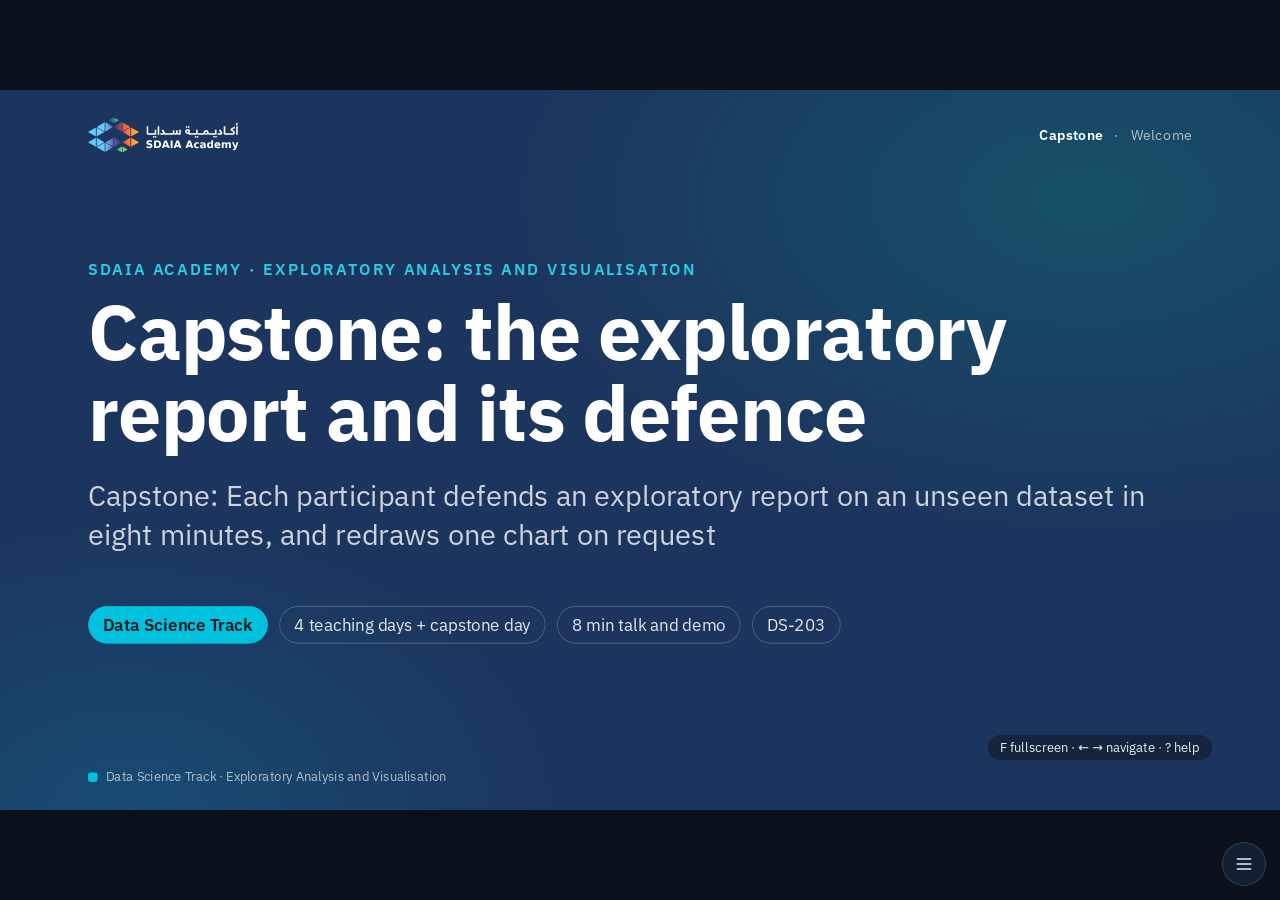
<file: slides/capstone.html>
<!doctype html>
<html lang="en" dir="ltr" data-ax="deck" data-track="data-science">
<head>
<meta charset="utf-8">
<meta name="viewport" content="width=device-width, initial-scale=1">
<title>Capstone · Capstone: the exploratory report and its defence · Exploratory Analysis and Visualisation</title>
<meta name="generator" content="SDAIA Academy engine 1.0.0">
<link rel="icon" href="../_engine/icon.svg">
<link rel="alternate" type="text/markdown" href="capstone.md">
<link rel="describedby" href="../llms.txt">
<link rel="stylesheet" href="../_engine/academy.css">
<link rel="stylesheet" href="../assets/course.css">
</head>
<body>
<div class="deck" data-course="Exploratory Analysis and Visualisation" data-track="data-science" data-day="Capstone">
<section class="slide title" id="title" data-auto="title" data-label="Welcome" data-n="1">
  <div class="kicker">SDAIA Academy · Exploratory Analysis and Visualisation</div>
  <h1>Capstone: the exploratory report and its defence</h1>
  <p class="lead mt">Capstone: Each participant defends an exploratory report on an unseen dataset in eight minutes, and redraws one chart on request</p>
  <div class="meta"><span class="track">Data Science Track</span><span>4 teaching days + capstone day</span><span>8 min talk and demo</span><span>DS-203</span></div>
  <aside class="notes"><p>Today is theirs: keep your own talking to the opening and the closing. Before the first defence, confirm the running order, that every repository is public and opens, and that each presenter can run their notebook on the shared screen. Decide in advance, for each participant, which chart you will ask to be redrawn and with which change of encoding.</p></aside>
</section>

<section class="slide" id="agenda" data-label="Agenda" data-n="2">
  <div class="kicker">Capstone</div>
  <h2>How the day runs</h2>
  <div class="agenda">
    <div class="item now"><div><b>Expectations and final prep</b><small>the rubric, the format of the defence, one last render from a clean run</small></div></div>
    <div class="item"><div><b>Defences</b><small>eight minutes each: five to present, three for the redraw and questions</small></div></div>
    <div class="item"><div><b>Review and closing</b><small>peer feedback, the trainer's review, the follow-up task</small></div></div>
  </div>
  <aside class="notes"><p>The supervised exit check, without an assistant, is scheduled by the Academy alongside this day; it is not in this deck or this repository. Say when and where it takes place.</p></aside>
</section>

<section class="slide" id="what-you-submit" data-lo="LO6" data-label="What you submit" data-n="3">
  <div class="kicker">The submission</div>
  <h2>A public repository that a stranger can rerun</h2>
  <div class="cols cols-3">
    <div class="card c-teal"><h4>The plan</h4><p class="small mb0">Three to five questions with unit, variables and comparison, committed before the data was opened.</p></div>
    <div class="card c-cyan"><h4>The report</h4><p class="small mb0">One source that reads the raw file, with parameters and a fixed seed at the top, and the page rendered from a clean run.</p></div>
    <div class="card c-coral"><h4>The README</h4><p class="small mb0">The named reader, the link to the report, and each finding with its status, its check and its limit.</p></div>
  </div>
  <div class="callout note mt"><b>Assistants are allowed today.</b> Charts and sentences written with one are marked in the notebook, and you defend them like the rest.</div>
  <aside class="notes"><p>The commit history is part of the evidence: a plan committed after the charts is not a plan. Check two things in each repository before its defence: the first commit, and whether the report says that two renders agree. The full brief is labs/capstone/README.md.</p></aside>
</section>

<section class="slide" id="rubric" data-label="The rubric" data-n="4">
  <div class="kicker">How the repository is scored</div>
  <h2>The rubric</h2>
  <div class="bars">
    <div class="row"><span>Plan and questions</span><div class="bar c-teal" style="--w:50%"></div><span class="val">15%</span></div>
    <div class="row"><span>Analysis and charts</span><div class="bar c-cyan" style="--w:100%"></div><span class="val">30%</span></div>
    <div class="row"><span>Honesty and uncertainty</span><div class="bar c-coral" style="--w:67%"></div><span class="val">20%</span></div>
    <div class="row"><span>Chance checks</span><div class="bar c-purple" style="--w:50%"></div><span class="val">15%</span></div>
    <div class="row"><span>Reproducibility and writing</span><div class="bar c-amber" style="--w:67%"></div><span class="val">20%</span></div>
  </div>
  <div class="callout tip mt"><b>Full marks on honesty</b> go to the report that says what it does not know: intervals named, small groups handled, limits in the reader's words.</div>
  <aside class="notes"><p>Full marks, criterion by criterion. Plan: questions with a unit and a comparison, committed first, exploratory and confirmatory told apart. Analysis: a summary and a chart that suit each variable, with relationships, time and mix examined. Honesty: uncertainty drawn, rates with denominators. Chance checks: the right resampling on the right unit, comparisons counted, a reasoned decision. Reproducibility: one command, two runs that agree, a findings table.</p></aside>
</section>

<section class="slide" id="format" data-label="Format" data-n="5">
  <div class="kicker">Format</div>
  <h2>8 minutes for each defence</h2>
  <div class="cols cols-3">
    <div class="card c-teal"><h4>1 · The reader and the questions</h4><p class="small mb0">Who the report is for and what it set out to answer. One minute.</p></div>
    <div class="card c-cyan"><h4>2 · Findings, checks, limits</h4><p class="small mb0">Two or three findings with their charts, how each was checked, what stays open. Four minutes.</p></div>
    <div class="card c-coral"><h4>3 · The redraw</h4><p class="small mb0">The assessor names one chart and one change of encoding. You redraw it live and say what a reader would now conclude. Three minutes, with questions.</p></div>
  </div>
  <div class="callout note mt"><b>Peer feedback.</b> After each defence, everyone writes one strength, one question and one suggestion.</div>
  <aside class="notes"><p>Typical redraw requests: bars to points with intervals; colour to small multiples; a count to a rate; a shared scale to free scales, or the reverse; a cut axis to zero. Choose a request whose answer changes what a reader concludes. The redraw shows whether the participant can work with the grammar unaided, which matters most where an assistant wrote the first version.</p></aside>
</section>

<section class="slide order" id="running-order" data-label="Running order" data-n="6">
  <div class="kicker">Running order</div>
  <h2>Who presents when</h2>
  <table class="t small">
    <tr><th>#</th><th>Presenter</th><th>Dataset</th></tr>
    <tr><td>1</td><td><input placeholder="name"></td><td><input placeholder="dataset"></td></tr>
    <tr><td>2</td><td><input placeholder="name"></td><td><input placeholder="dataset"></td></tr>
    <tr><td>3</td><td><input placeholder="name"></td><td><input placeholder="dataset"></td></tr>
    <tr><td>4</td><td><input placeholder="name"></td><td><input placeholder="dataset"></td></tr>
    <tr><td>5</td><td><input placeholder="name"></td><td><input placeholder="dataset"></td></tr>
    <tr><td>6</td><td><input placeholder="name"></td><td><input placeholder="dataset"></td></tr>
    <tr><td>7</td><td><input placeholder="name"></td><td><input placeholder="dataset"></td></tr>
    <tr><td>8</td><td><input placeholder="name"></td><td><input placeholder="dataset"></td></tr>
  </table>
  <aside class="notes"><p>Type the names in at the start; the fields can be edited live and are not saved, so keep the list in your notes too. Alternate the three datasets where you can, so that the room does not hear the same findings three times in a row.</p></aside>
</section>

<section class="slide dark" id="final-prep" data-label="Before the first defence" data-n="7">
  <div class="kicker">Before the first defence</div>
  <h1>Final prep · 20 minutes</h1>
  <div class="timer" data-minutes="20"></div>
  <p class="lead">Render once more from a clean run, open the report on this screen, and have the notebook ready for the redraw.</p>
  <aside class="notes"><p>Press T to start the timer. Breaks are not slides: press B when the room needs one. Use these minutes to open each repository and note the chart you will ask about.</p></aside>
</section>

<section class="slide dark presenting" id="now-presenting" data-label="Now presenting" data-n="8">
  <div class="kicker center">Now presenting</div>
  <div class="center"><input placeholder="Presenter · dataset"></div>
  <div class="timers mt">
    <div><h3>Report, redraw and questions</h3><div class="timer" data-minutes="8"></div></div>
  </div>
  <aside class="notes"><p>Type the presenter's name and press T to start the timer. Make the redraw request at minute five at the latest. Reuse this slide for every presenter.</p></aside>
</section>

<section class="slide" id="review" data-label="Trainer review" data-n="9">
  <div class="kicker">Trainer review</div>
  <h2>What the defences showed</h2>
  <div class="cols cols-3">
    <div class="card c-teal"><h4>Strongest patterns</h4><p class="small mb0">What several reports got right: a plan that came first, a chart that drew its uncertainty, a limit stated plainly.</p></div>
    <div class="card c-coral"><h4>Common gaps</h4><p class="small mb0">What most reports would fix next: comparisons not counted, a rate without its denominator, a number typed by hand.</p></div>
    <div class="card c-purple"><h4>One surprise</h4><p class="small mb0">A redraw that changed what the room concluded.</p></div>
  </div>
  <aside class="notes"><p>Replace the three examples with what you saw, from your scoring notes, during the last break. Name reports for strengths; keep gaps anonymous. Each dataset has a season, one event month, a reversal by group and no weekday effect: say which participants found which, and that a weekday pattern, if anyone reported one, was chance.</p></aside>
</section>

<section class="slide" id="what-next" data-label="After the course" data-n="10">
  <div class="kicker">After the course</div>
  <h2>Keep going</h2>
  <ul class="bullets">
    <li><b>The follow-up task:</b> within two weeks, an exploratory note on a dataset of the national Open Data Platform that touches your own work. The brief is in <code>labs/followup/README.md</code>.</li>
    <li><b>Your report stays yours:</b> keep it rerunning, and test one of its exploratory findings when new data arrives.</li>
    <li><b>Next Academy courses:</b> DS-205 Designing and Reading Experiments, for testing what exploration suggests; DS-207 Responsible Data Practice and Conduct in Analytical Work, for releasing tables of small groups.</li>
  </ul>
  <aside class="notes"><p>The follow-up task is tracked: say how it is handed in and by when. The data there is real, so the dictionary will be incomplete and totals will not always add up; that is the point of it.</p></aside>
</section>

<section class="slide dark" id="thanks" data-label="Thank you" data-n="11">
  <div class="kicker">SDAIA Academy</div>
  <h1>Thank you</h1>
  <p class="lead">Exploratory Analysis and Visualisation</p>
  <aside class="notes"><p>Close with the first slide of Day 1: question, chart, reading, check. Thank the room.</p></aside>
</section>
</div>
<script type="application/json" id="academy-data">{"v":1,"engine":"1.0.0","build":{"at":"2026-11-24T17:04:02Z","version":"2027.2.0","commit":"275c4e8"},"course":{"id":"ds-203","code":"DS-203","title":"Exploratory Analysis and Visualisation","track":"data-science","lang":"en","dir":"ltr","url":"https://sdaiaacademy.github.io/ds-203/","repo":"SDAIAAcademy/ds-203","home":"../index.html"},"deck":{"id":"capstone","kind":"capstone","day":5,"label":"Capstone","title":"Capstone: the exploratory report and its defence","prev":"day4.html","next":null,"md":"capstone.md","alt":{}},"sessions":[],"slides":[{"id":"title","n":1,"title":"Capstone: the exploratory report and its defence","kind":"title","session":0,"hash":"f43566cf","md":"#### [capstone#title] Capstone: the exploratory report and its defence\n\n*SDAIA Academy · Exploratory Analysis and Visualisation*\n\nCapstone: Each participant defends an exploratory report on an unseen dataset in eight minutes, and redraws one chart on request\n\nData Science Track · 4 teaching days + capstone day · 8 min talk and demo · DS-203","notes":"Today is theirs: keep your own talking to the opening and the closing. Before the first defence, confirm the running order, that every repository is public and opens, and that each presenter can run their notebook on the shared screen. Decide in advance, for each participant, which chart you will ask to be redrawn and with which change of encoding.","minutes":null,"lo":[]},{"id":"agenda","n":2,"title":"How the day runs","kind":"content","session":0,"hash":"fb8e121a","md":"#### [capstone#agenda] How the day runs\n\n*Capstone*\n\n- **Expectations and final prep**: the rubric, the format of the defence, one last render from a clean run\n- **Defences**: eight minutes each: five to present, three for the redraw and questions\n- **Review and closing**: peer feedback, the trainer's review, the follow-up task","notes":"The supervised exit check, without an assistant, is scheduled by the Academy alongside this day; it is not in this deck or this repository. Say when and where it takes place.","minutes":null,"lo":[]},{"id":"what-you-submit","n":3,"title":"A public repository that a stranger can rerun","kind":"content","session":0,"hash":"430abd83","md":"#### [capstone#what-you-submit] A public repository that a stranger can rerun\n\n*The submission*\n\n- **The plan.** Three to five questions with unit, variables and comparison, committed before the data was opened.\n- **The report.** One source that reads the raw file, with parameters and a fixed seed at the top, and the page rendered from a clean run.\n- **The README.** The named reader, the link to the report, and each finding with its status, its check and its limit.\n\n> **Assistants are allowed today.** Charts and sentences written with one are marked in the notebook, and you defend them like the rest.","notes":"The commit history is part of the evidence: a plan committed after the charts is not a plan. Check two things in each repository before its defence: the first commit, and whether the report says that two renders agree. The full brief is labs/capstone/README.md.","minutes":null,"lo":["LO6"]},{"id":"rubric","n":4,"title":"The rubric","kind":"content","session":0,"hash":"0b79567f","md":"#### [capstone#rubric] The rubric\n\n*How the repository is scored*\n\n| Item | Value |\n| --- | --- |\n| Plan and questions | 15% |\n| Analysis and charts | 30% |\n| Honesty and uncertainty | 20% |\n| Chance checks | 15% |\n| Reproducibility and writing | 20% |\n\n> **Full marks on honesty** go to the report that says what it does not know: intervals named, small groups handled, limits in the reader's words.","notes":"Full marks, criterion by criterion. Plan: questions with a unit and a comparison, committed first, exploratory and confirmatory told apart. Analysis: a summary and a chart that suit each variable, with relationships, time and mix examined. Honesty: uncertainty drawn, rates with denominators. Chance checks: the right resampling on the right unit, comparisons counted, a reasoned decision. Reproducibility: one command, two runs that agree, a findings table.","minutes":null,"lo":[]},{"id":"format","n":5,"title":"8 minutes for each defence","kind":"content","session":0,"hash":"1d9d0248","md":"#### [capstone#format] 8 minutes for each defence\n\n*Format*\n\n- **1 · The reader and the questions.** Who the report is for and what it set out to answer. One minute.\n- **2 · Findings, checks, limits.** Two or three findings with their charts, how each was checked, what stays open. Four minutes.\n- **3 · The redraw.** The assessor names one chart and one change of encoding. You redraw it live and say what a reader would now conclude. Three minutes, with questions.\n\n> **Peer feedback.** After each defence, everyone writes one strength, one question and one suggestion.","notes":"Typical redraw requests: bars to points with intervals; colour to small multiples; a count to a rate; a shared scale to free scales, or the reverse; a cut axis to zero. Choose a request whose answer changes what a reader concludes. The redraw shows whether the participant can work with the grammar unaided, which matters most where an assistant wrote the first version.","minutes":null,"lo":[]},{"id":"running-order","n":6,"title":"Who presents when","kind":"order","session":0,"hash":"24482f91","md":"#### [capstone#running-order] Who presents when\n\n*Running order*\n\n| # | Presenter | Dataset |\n| --- | --- | --- |\n| 1 |  |  |\n| 2 |  |  |\n| 3 |  |  |\n| 4 |  |  |\n| 5 |  |  |\n| 6 |  |  |\n| 7 |  |  |\n| 8 |  |  |","notes":"Type the names in at the start; the fields can be edited live and are not saved, so keep the list in your notes too. Alternate the three datasets where you can, so that the room does not hear the same findings three times in a row.","minutes":null,"lo":[]},{"id":"final-prep","n":7,"title":"Final prep · 20 minutes","kind":"content","session":0,"hash":"c9fe5d86","md":"#### [capstone#final-prep] Final prep · 20 minutes\n\n*Before the first defence*\n\nRender once more from a clean run, open the report on this screen, and have the notebook ready for the redraw.","notes":"Press T to start the timer. Breaks are not slides: press B when the room needs one. Use these minutes to open each repository and note the chart you will ask about.","minutes":null,"lo":[]},{"id":"now-presenting","n":8,"title":"Report, redraw and questions","kind":"presenting","session":0,"hash":"d206ffa5","md":"#### [capstone#now-presenting] Report, redraw and questions\n\n*Now presenting*","notes":"Type the presenter's name and press T to start the timer. Make the redraw request at minute five at the latest. Reuse this slide for every presenter.","minutes":null,"lo":[]},{"id":"review","n":9,"title":"What the defences showed","kind":"content","session":0,"hash":"e5f2ba5e","md":"#### [capstone#review] What the defences showed\n\n*Trainer review*\n\n- **Strongest patterns.** What several reports got right: a plan that came first, a chart that drew its uncertainty, a limit stated plainly.\n- **Common gaps.** What most reports would fix next: comparisons not counted, a rate without its denominator, a number typed by hand.\n- **One surprise.** A redraw that changed what the room concluded.","notes":"Replace the three examples with what you saw, from your scoring notes, during the last break. Name reports for strengths; keep gaps anonymous. Each dataset has a season, one event month, a reversal by group and no weekday effect: say which participants found which, and that a weekday pattern, if anyone reported one, was chance.","minutes":null,"lo":[]},{"id":"what-next","n":10,"title":"Keep going","kind":"content","session":0,"hash":"9b0738f5","md":"#### [capstone#what-next] Keep going\n\n*After the course*\n\n- **The follow-up task:** within two weeks, an exploratory note on a dataset of the national Open Data Platform that touches your own work. The brief is in `labs/followup/README.md`.\n- **Your report stays yours:** keep it rerunning, and test one of its exploratory findings when new data arrives.\n- **Next Academy courses:** DS-205 Designing and Reading Experiments, for testing what exploration suggests; DS-207 Responsible Data Practice and Conduct in Analytical Work, for releasing tables of small groups.","notes":"The follow-up task is tracked: say how it is handed in and by when. The data there is real, so the dictionary will be incomplete and totals will not always add up; that is the point of it.","minutes":null,"lo":[]},{"id":"thanks","n":11,"title":"Thank you","kind":"content","session":0,"hash":"962913a5","md":"#### [capstone#thanks] Thank you\n\n*SDAIA Academy*\n\nExploratory Analysis and Visualisation","notes":"Close with the first slide of Day 1: question, chart, reading, check. Thank the room.","minutes":null,"lo":[]}],"activities":[],"ai":{"context":{"course":"../context/course.md","courseJs":"../context/course.js","day":"capstone.md","llms":"../llms.txt"},"tasks":[],"tools":[]},"bridge":{"allowedOrigins":[]},"features":{},"strings":{}}</script>
<script src="../_engine/academy.js"></script>
</body>
</html>
</file>
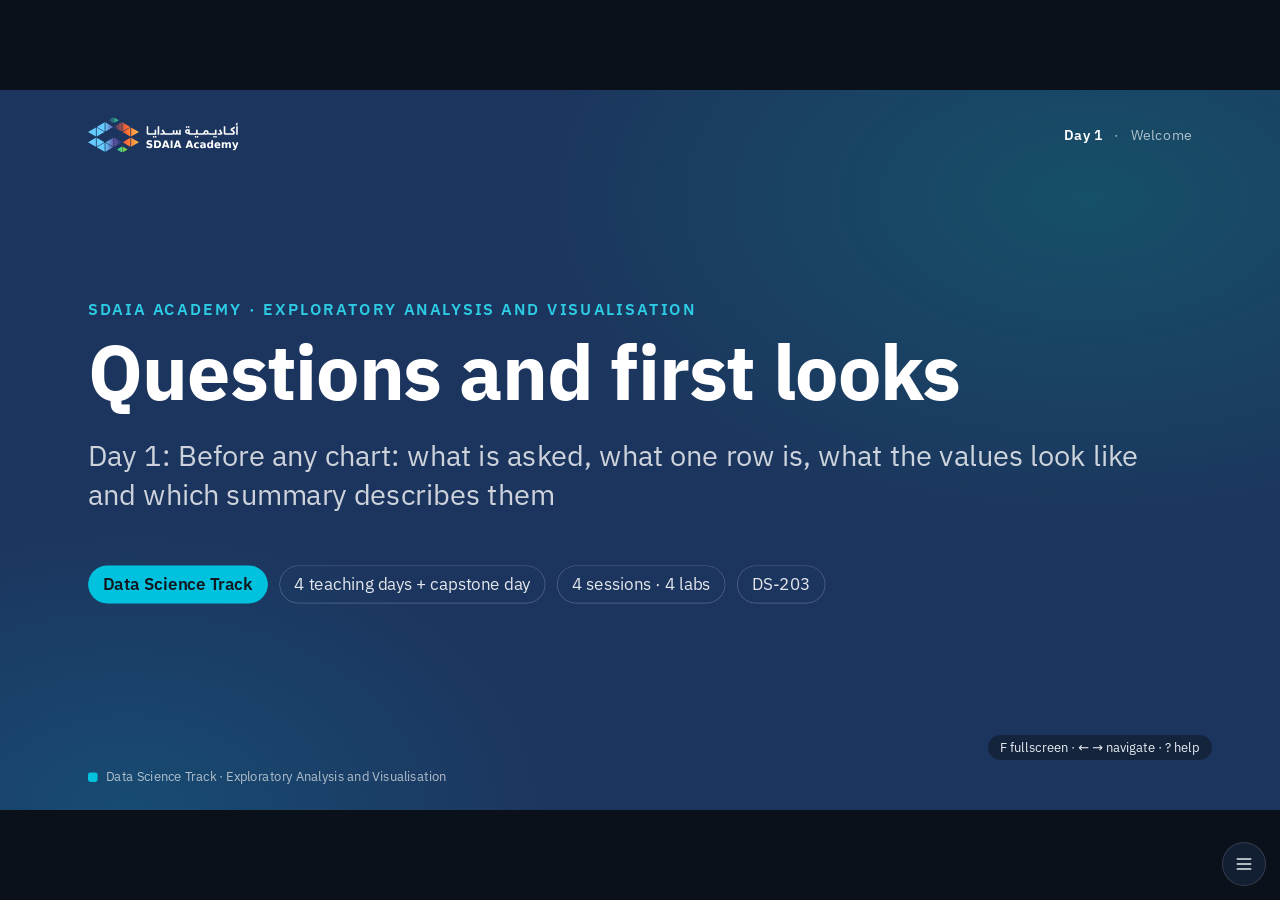
<file: slides/day1.html>
<!doctype html>
<html lang="en" dir="ltr" data-ax="deck" data-track="data-science">
<head>
<meta charset="utf-8">
<meta name="viewport" content="width=device-width, initial-scale=1">
<title>Day 1 · Questions and first looks · Exploratory Analysis and Visualisation</title>
<meta name="generator" content="SDAIA Academy engine 1.0.0">
<link rel="icon" href="../_engine/icon.svg">
<link rel="alternate" type="text/markdown" href="day1.md">
<link rel="describedby" href="../llms.txt">
<link rel="stylesheet" href="../_engine/academy.css">
<link rel="stylesheet" href="../assets/course.css">
</head>
<body>
<div class="deck" data-course="Exploratory Analysis and Visualisation" data-track="data-science" data-day="Day 1">
<section class="slide title" id="title" data-auto="title" data-label="Welcome" data-n="1">
  <div class="kicker">SDAIA Academy · Exploratory Analysis and Visualisation</div>
  <h1>Questions and first looks</h1>
  <p class="lead mt">Day 1: Before any chart: what is asked, what one row is, what the values look like and which summary describes them</p>
  <div class="meta"><span class="track">Data Science Track</span><span>4 teaching days + capstone day</span><span>4 sessions · 4 labs</span><span>DS-203</span></div>
  <aside class="notes"><p>Welcome. Ask two things: who has made a chart this month, and who wrote down the question before making it. Expect many hands, then few. That gap is the course. The rhythm of every session: about 25 minutes of ideas, one checkpoint, then a 25-minute lab on the data of one fictional tourism board. Every lab ends with two written sentences about its chart.</p></aside>
</section>

<section class="slide" id="agenda" data-auto="agenda" data-label="Agenda" data-n="2">
  <div class="kicker">Today</div>
  <h2>Questions and first looks</h2>
  <div class="agenda"><div class="item"><div><b>Session 1 · Write the questions first</b><small>From a brief to questions that name a unit of observation, variables and a comparison, and what exploring can and cannot establish</small></div></div><div class="item"><div><b>Session 2 · Profiling a table</b><small>What to find out about a table before trusting a single number from it: grain, key, types, missing values, ranges and categories</small></div></div><div class="item"><div><b>Session 3 · Distributions</b><small>Histograms, density and box plots: what each shows of a distribution and what each hides</small></div></div><div class="item"><div><b>Session 4 · Summaries that fit the shape</b><small>Choosing a centre and a spread by the shape of the variable: long tails, counts, zero-heavy variables and scores</small></div></div></div>
  <aside class="notes"><p>Today has few charts and that is deliberate. Session 1 opens no data at all. Session 2 reads a table before trusting it. Sessions 3 and 4 look at one variable at a time: its shape, then the numbers that describe the shape. Relationships wait for Day 2.</p></aside>
</section>

<section class="slide" id="the-board" data-label="The case" data-n="3">
  <div class="kicker">The case study</div>
  <h2>Tilal Regional Tourism Board: three years, six tables</h2>
  <div class="cols cols-4">
    <div class="stat"><div class="big">9</div><div class="lbl">visitor sites in a highland region</div></div>
    <div class="stat"><div class="big">150,000</div><div class="lbl">ticket sales, 2023 to 2025</div></div>
    <div class="stat"><div class="big">40,000</div><div class="lbl">visitor stays in the register</div></div>
    <div class="stat"><div class="big">6,000</div><div class="lbl">survey responses, Arabic and English</div></div>
  </div>
  <p class="small mt">You work as <b>Leen Al-Suwayigh</b>, the board's analyst. <b>Nawal Al-Rashoud</b>, the director, wrote the brief. Aws Al-Hudaif runs sites and ticketing, Rashed Al-Shalan collects the hotels' occupancy returns, Atheer Al-Muhaya owns the survey and the complaints log, Nayef Al-Jumaah drew the charts of last year's report, Hanouf Al-Rumaihi is the data protection officer. The board, its people and every record are fictional and generated with a fixed seed.</p>
  <aside class="notes"><p>Say it once: no real board, no real visitors, no real hotels. The data is synthetic so that what is in it is known: the season, two festivals, a reversal and several patterns that are only chance. You will be able to mark every reading right or wrong, which real data never allows. The other two tables are monthly arrivals by origin market and the complaints log.</p></aside>
</section>

<section class="slide" id="how-the-course-works" data-label="How the course works" data-n="4">
  <div class="kicker">The method of this course</div>
  <h2>Question, chart, reading: in that order, every time</h2>
  <div class="flow">
    <div class="step c-teal"><b>1 · Ask</b>a question with a unit and a comparison</div>
    <div class="arrow">→</div>
    <div class="step c-cyan"><b>2 · Look</b>with a chart and a summary that fit the variable</div>
    <div class="arrow">→</div>
    <div class="step c-coral"><b>3 · Write</b>two sentences: what it shows, what it does not</div>
    <div class="arrow">→</div>
    <div class="step c-purple"><b>4 · Check</b>could it be chance, and does it rerun</div>
  </div>
  <table class="t small mt">
    <tr><th>Part of the course</th><th>Assistant</th></tr>
    <tr><td>Supervised quizzes, and the first draft of every chart reading</td><td>Off</td></tr>
    <tr><td>Plotting and dataframe syntax in the labs</td><td>A tutor that hints one step at a time and writes no chart for you</td></tr>
    <tr><td>The capstone</td><td>Free; assisted charts and sentences are marked and defended live</td></tr>
  </table>
  <aside class="notes"><p>This slide is the contract. Steps 1 to 3 are Days 1 to 3, step 4 is Day 4. The tutor instruction is the file tutor_instruction.md in the labs folder (its name in this course is Bawsala); participants paste it into an assistant the Academy has approved. No lab calls a model. The reading is written without an assistant because reading a chart is the skill being assessed; syntax is not.</p></aside>
</section>

<section class="slide" id="setup-and-data-rules" data-label="Setup and data handling" data-n="5">
  <div class="kicker">Before the first lab</div>
  <h2>One notebook proves the setup; three rules govern the data</h2>
  <div class="cols cols-2">
    <div class="card c-teal"><h4>Setup check</h4><p class="small">Open <code>00_setup_check.ipynb</code> in Colab or locally and run all cells. It imports the libraries, reads the six tables and draws one chart.</p><pre class="code s"><code class="language-text">uv sync
uv run jupyter lab</code></pre></div>
    <div class="card c-coral"><h4>Handled as personal data</h4><p class="small mb0">The data is synthetic and is still handled as the board would handle the real thing:</p><ul class="bullets tight small"><li>stays and hotels appear only under pseudonymised keys</li><li>no chart singles out one visitor or one hotel</li><li>small groups are not published, and a rate travels with its denominator</li></ul></div>
  </div>
  <aside class="notes"><p>Give five minutes for the setup check if the pre-work did not settle it. Nothing calls or downloads a model, so the usual failures are a missing uv or a blocked Colab. The three rules come from the course's responsible-use statement and apply the transparency principle of the SDAIA AI Ethics Principles to analytical output; Hanouf Al-Rumaihi is the persona who would ask about them. Lab 2.2 applies the small-group rule to a real table.</p></aside>
</section>

<!-- ======================= SESSION 1 ======================= -->
<section class="slide section" id="s1" data-auto="section" data-session="1" data-n="6">
  <div class="kicker">Session 1</div>
  <h1>Write the questions first</h1>
  <ul class="bullets outcomes"><li>Rewrite a vague request as a question with a unit, variables and a comparison</li><li>Name the unit of observation of each table before joining or counting</li><li>Distinguish an exploratory question from a confirmatory one</li></ul>
  <div class="sess-no">01</div>
</section>

<section class="slide" id="the-brief" data-lo="LO2" data-label="The brief" data-n="7" data-session="1">
  <div class="kicker">What the director sent</div>
  <h2>Five asks, none of them answerable as written</h2>
  <div class="chat">
    <div class="msg user"><span class="who">Nawal Al-Rashoud</span>Who is actually coming, and do they stay? I keep hearing that our visitors "pop in and leave".</div>
    <div class="msg user"><span class="who">Nawal Al-Rashoud</span>Atheer's team logged a lot of complaints about the Cable Car. Is that our problem site?</div>
    <div class="msg user"><span class="who">Nawal Al-Rashoud</span>Satisfaction went down last year. Why, and whose fault is it?</div>
  </div>
  <div class="callout warn mt"><b>The trap.</b> Open the data now and you will chart whatever is easiest to chart, then call it the answer.</div>
  <aside class="notes"><p>Three of the five asks; the full brief is data/brief.md and opens lab 1.1. Ask the room what "actually", "problem" and "whose fault" would be measured by. Nobody can say, and that is the point: these are a director's words and they are honest ones. The analyst's first job is translation, not plotting.</p></aside>
</section>

<section class="slide" id="anatomy-of-a-question" data-lo="LO2" data-label="Anatomy of a question" data-n="8" data-session="1">
  <div class="kicker">The tool of this session</div>
  <h2>An answerable question names four things</h2>
  <table class="t">
    <tr><th>Part</th><th>It says</th><th>Ask 3, rewritten</th></tr>
    <tr><td><b>Unit of observation</b></td><td>what one row is</td><td>one complaint; one ticket sale</td></tr>
    <tr><td><b>Variables</b></td><td>which columns are used</td><td>site; tickets in the sale</td></tr>
    <tr><td><b>Comparison</b></td><td>what is set against what</td><td>complaints per thousand visitors, by site</td></tr>
    <tr><td><b>Kind</b></td><td>exploring, or testing a claim fixed in advance</td><td>exploratory</td></tr>
  </table>
  <div class="callout tip mt"><b>The test.</b> Could a colleague answer it without phoning you? "How many complaints per thousand visitors does each site receive?" passes. "Is it our problem site?" does not.</div>
  <aside class="notes"><p>Walk the table row by row with ask 3. The comparison row is where most plans are thin: "look at complaints" is not a comparison, "per thousand visitors, by site" is. Note that the rewritten question quietly added a second table, ticket sales, because a rate needs a denominator. Session 2.2 returns to this.</p></aside>
</section>

<section class="slide" id="unit-of-observation" data-lo="LO2" data-label="Unit of observation" data-n="9" data-session="1">
  <div class="kicker">What one row is</div>
  <h2>"Visitors" is a different thing in every table</h2>
  <table class="t small">
    <tr><th>Table</th><th>One row is</th><th class="num">Rows</th></tr>
    <tr><td>arrivals</td><td>one origin market in one month</td><td class="num">180</td></tr>
    <tr><td>tickets</td><td>one ticket sale at one site</td><td class="num">150,000</td></tr>
    <tr><td>stays</td><td>one visiting party's stay in the region</td><td class="num">40,000</td></tr>
    <tr><td>occupancy</td><td>one hotel on one day</td><td class="num">43,840</td></tr>
    <tr><td>survey</td><td>one visitor's response after a site visit</td><td class="num">6,000</td></tr>
    <tr><td>complaints</td><td>one complaint</td><td class="num">2,418</td></tr>
  </table>
  <ul class="bullets tight mt">
    <li>Counting rows counts units: 40,000 stays are parties, not people.</li>
    <li>Two tables meet only after both are brought to one unit, such as the week.</li>
  </ul>
  <aside class="notes"><p>This is the data dictionary, shortened. Ask: how many visitors came in 2024? The room will find three different honest answers (arrivals estimates, tickets sold, parties times party size) and they will not agree. A plan that names the unit says which one it means. Ask 2 of the brief, sites against hotels, joins a table of sales to a table of hotel-days: the plan says "per week".</p></aside>
</section>

<section class="slide" id="exploratory-or-confirmatory" data-lo="LO1" data-label="Exploratory or confirmatory" data-n="10" data-session="1">
  <div class="kicker">Two kinds of work</div>
  <h2>Exploring finds questions; confirming answers one fixed in advance</h2>
  <div class="cols cols-2">
    <div class="card c-teal"><h4>Exploratory</h4><ul class="bullets tight small"><li>You look at the data to see what is there</li><li>Many cuts, many charts, the choice made after looking</li><li>Output: patterns worth a question</li><li>Honest wording: "we saw", "in this data"</li></ul></div>
    <div class="card c-coral"><h4>Confirmatory</h4><ul class="bullets tight small"><li>The comparison was written down before the data was seen</li><li>One planned analysis on data not used to find the pattern</li><li>Output: evidence for or against a claim</li><li>Honest wording: "the test planned in advance showed"</li></ul></div>
  </div>
  <div class="callout note mt"><b>Why a found pattern needs a fresh test.</b> The data that suggested a pattern cannot also confirm it: you chose the pattern because it stood out there.</div>
  <aside class="notes"><p>Outcome 1 of the course. An example from the board's past report: "Visitors who arrive on a Tuesday spend the most" came from tabulating every day, origin and purpose and keeping the largest cell. That is exploration reported as a finding. Day 4, session 3 counts such comparisons. For now the rule is only this: everything in this course's plan is exploratory, because the three years of data existed before the questions did.</p></aside>
</section>

<section class="slide" id="the-plan" data-lo="LO2" data-label="The plan" data-n="11" data-session="1">
  <div class="kicker">One page before any chart</div>
  <h2>The plan is a table, and it passes a checklist</h2>
  <pre class="code s" data-file="one entry of the plan"><code class="language-python">{<span class="hljs-string">&quot;question&quot;</span>: <span class="hljs-string">&quot;How many complaints per thousand visitors does each site receive over the three years?&quot;</span>,
 <span class="hljs-string">&quot;table&quot;</span>: <span class="hljs-string">&quot;complaints&quot;</span>, <span class="hljs-string">&quot;also&quot;</span>: [<span class="hljs-string">&quot;tickets&quot;</span>],
 <span class="hljs-string">&quot;unit&quot;</span>: <span class="hljs-string">&quot;one complaint logged by the visitor experience team&quot;</span>,
 <span class="hljs-string">&quot;variables&quot;</span>: [<span class="hljs-string">&quot;site&quot;</span>, <span class="hljs-string">&quot;tickets&quot;</span>],
 <span class="hljs-string">&quot;comparison&quot;</span>: <span class="hljs-string">&quot;complaints per thousand visitors by site, with the count and the visitors beside it&quot;</span>,
 <span class="hljs-string">&quot;kind&quot;</span>: <span class="hljs-string">&quot;exploratory&quot;</span>}</code></pre>
  <ul class="bullets tight">
    <li>The checklist rejects a question with a word nobody can measure, a unit that is not the table's, fewer than two variables, or no comparison.</li>
    <li>It does not judge whether the question is interesting. That stays with you and the director.</li>
  </ul>
  <aside class="notes"><p>This is the form lab 1.1 uses and the function U.plan_check reads. Outcome 2's evidence is exactly this: a one-page plan checked against a checklist before any chart is drawn. Tell them the checklist is strict about the words why, problem, fault, good and bad on purpose.</p></aside>
</section>

<section class="slide" id="what-the-plan-cannot-do" data-lo="LO1 LO2" data-label="Limits of the plan" data-n="12" data-session="1">
  <div class="kicker">A narrower promise</div>
  <h2>The plan answers "what happened", not "why"</h2>
  <div class="cols cols-2">
    <div>
      <p><b>Ask 5:</b> "Satisfaction went down last year. Why, and whose fault is it?"</p>
      <p><b>Plan:</b> "Did mean satisfaction change from 2024 to 2025 inside each origin market, and did the mix of markets among respondents change?"</p>
    </div>
    <ul class="bullets">
      <li>The data can show where the fall sits.</li>
      <li>It cannot assign a cause: nothing was varied on purpose.</li>
      <li>Say so in the plan, before the director expects more.</li>
    </ul>
  </div>
  <aside class="notes"><p>Lab 1.1, step 4 asks for two sentences on what the plan leaves out. A good answer: this plan describes 2023 to 2025; a cause needs a comparison planned in advance and checked on data not yet looked at, such as next season's survey. Randomised experiments are the subject of DS-205; this course stops at saying what a fresh test would be.</p></aside>
</section>

<section class="slide" id="check-question" data-lo="LO2" data-n="13" data-session="1">
  <div class="kicker">Checkpoint</div>
  <h2>Which rewrite can be answered?</h2>
  <div class="quiz" data-type="single" data-lo="LO2" data-id="check-question-q1">
    <p class="lead">The director asks: "Did the festivals bring people, or would they have come anyway?" Which rewrite belongs in the plan?</p>
    <div class="opts">
      <div class="opt" data-why="Keeps a word nobody can measure: 'successful' has no unit and no comparison" data-k="A">Were the festivals successful for the region?</div>
      <div class="opt" data-why="Names a variable and no comparison: a count of arrivals in October says nothing about what October would have been" data-k="B">How many arrivals were recorded in the festival months?</div>
      <div class="opt" data-ok data-k="C">By how much did arrivals in each festival month exceed the baseline for that month of the year?</div>
      <div class="opt" data-why="Promises a cause from data in which nothing was varied on purpose" data-k="D">Did the festivals cause visitors to choose Tilal over other regions?</div>
    </div>
    <div class="callout tip why"><b>Why.</b> It names the unit (a month), the variable (arrivals) and the comparison (the festival month against what season and trend lead us to expect).</div>
  </div>
  <aside class="notes"><p>Answer: the third. If the room picks the second, ask "compared with what?" and wait. If it picks the fourth, ask what data would show a visitor's choice between regions; the board has none. The baseline is built in lab 2.3.</p></aside>
</section>

<section class="slide lab top" id="lab-1-1" data-auto="lab" data-lab="1.1" data-label="Lab 1.1" data-n="14" data-session="1">
  <div class="cols cols-2 mid"><div><div class="lab-tag">Lab 1.1 · 25 min</div><h2>Five questions from the brief</h2><p class="lead small">Turn the director's brief into five questions, each with its table, unit of observation, variables and comparison, and pass the plan checklist before any chart is drawn.</p><a class="nb" href="../labs/D1_1_brief_questions.ipynb">D1_1_brief_questions.ipynb</a></div><ul class="checklist"><li>Read the brief; name the table and the unit behind each ask <span class="min">5 min</span></li><li>Write five questions with variables and comparison <span class="min">12 min</span></li><li>Run the plan checklist and fix what fails <span class="min">5 min</span></li><li>Write what the plan leaves out <span class="min">3 min</span></li><li class="stretch">✱ Stretch: Add the question the brief did not ask and should have</li></ul></div>
  <aside class="notes"><p>Assistant off for this lab: the plan is their own first draft. No data table is opened. Common failure: the unit copied from memory instead of from the dictionary, which the checklist rejects. Those who finish early take the stretch, the question the brief did not ask (who is missing from the data).</p></aside>
</section>

<!-- ======================= SESSION 2 ======================= -->
<section class="slide section" id="s2" data-auto="section" data-session="2" data-n="15">
  <div class="kicker">Session 2</div>
  <h1>Profiling a table</h1>
  <ul class="bullets outcomes"><li>Test whether a table has the grain and the key its dictionary claims</li><li>Locate missing values and impossible values, and say whom they affect</li><li>Record each data issue with its evidence and a decision</li></ul>
  <div class="sess-no">02</div>
</section>

<section class="slide" id="profile-before-plot" data-lo="LO3" data-label="Profile first" data-n="16" data-session="2">
  <div class="kicker">Before the first chart of a table</div>
  <h2>A profile asks six things of a table</h2>
  <div class="cols cols-3">
    <div class="card c-teal"><h4>1 · Grain and key</h4><p class="small mb0">Is one row what the dictionary says? Is the key unique?</p></div>
    <div class="card c-cyan"><h4>2 · Types</h4><p class="small mb0">Are dates dates and numbers numbers, or text that looks like them?</p></div>
    <div class="card c-coral"><h4>3 · Missing values</h4><p class="small mb0">How many, and above all where?</p></div>
    <div class="card c-purple"><h4>4 · Ranges</h4><p class="small mb0">Smallest and largest: can they be true?</p></div>
    <div class="card c-amber"><h4>5 · Categories</h4><p class="small mb0">How many distinct values, and how spelled?</p></div>
    <div class="card c-green"><h4>6 · Coverage</h4><p class="small mb0">Which period and which groups does the table hold?</p></div>
  </div>
  <aside class="notes"><p>These six are the session. Each has a planted example in the stay register, which lab 1.2 finds. Profiling is not cleaning: the output is a log of what was found and what was decided, not a silently repaired table. Assembling data from several sources, matching records and writing quality rules are the subject of DS-202; here it is one table.</p></aside>
</section>

<section class="slide" id="summarize-statement" data-lo="LO3" data-label="One statement" data-n="17" data-session="2">
  <div class="kicker">Lab 1.2, opening cell</div>
  <h2>One statement profiles every column</h2>
  <pre class="code s"><code class="language-text">      column_name column_type        min         max  approx_unique  null_percentage
          stay_id     VARCHAR  T0002344e   Tfffb8d8e          39407             0.00
     arrival_date     VARCHAR 2023-01-01  2032-10-25           1137             0.00
           origin     VARCHAR       Asia       gulf               7             0.00
           nights      BIGINT          0         999             28             0.00
        spend_sar      DOUBLE       14.0     76181.0           8565             6.45</code></pre>
  <ul class="bullets tight">
    <li>Four of the planted issues are visible in these five lines. Find them before the next slide.</li>
    <li><code>SUMMARIZE</code> is DuckDB's; <code>df.describe(include="all")</code> gives a similar table in pandas.</li>
  </ul>
  <aside class="notes"><p>Real output of lab 1.2 (five of ten columns). Give the room one minute. The four: arrival dates in 2032; seven origin values where the dictionary says five, and the largest is a lower-case "gulf"; nights up to 999; spend missing in 6.45% of rows. The fifth issue, the rows entered twice, does not show here: 40,600 rows against about 40,000 distinct keys only hints at it, and approx_unique is an estimate.</p></aside>
</section>

<section class="slide" id="grain-and-key" data-lo="LO3" data-label="Grain and key" data-n="18" data-session="2">
  <div class="kicker">Lab 1.2, step 1</div>
  <h2>40,600 rows hold 40,000 stays</h2>
  <div class="cols cols-3">
    <div class="stat"><div class="big">40,600</div><div class="lbl">rows in the export</div></div>
    <div class="stat"><div class="big">40,000</div><div class="lbl">distinct stay keys</div></div>
    <div class="stat"><div class="big">600</div><div class="lbl">rows that repeat an earlier row in every column</div></div>
  </div>
  <ul class="bullets mt">
    <li>Every repeated key is an exact copy: a double entry, safe to drop.</li>
    <li>Had the copies differed in any column, the repair would be the owner's decision, not yours.</li>
    <li>Left in, the copies make every count 1.5% too high and nothing looks wrong.</li>
  </ul>
  <aside class="notes"><p>From the solution run of lab 1.2. The distinction on the second bullet matters in practice: a repeated key with different values is a conflict, and the analyst who silently keeps "the first" has invented a rule. Aws Al-Hudaif owns the register.</p></aside>
</section>

<section class="slide" id="where-missing-sits" data-lo="LO3" data-label="Where missing sits" data-n="19" data-session="2">
  <div class="kicker">Lab 1.2, step 2</div>
  <h2>The share of missing values matters less than where they sit</h2>
  <div class="bars">
    <div class="row"><span>Day visits</span><div class="bar c-coral" style="--w:100%"></div><span class="val">21.7% without spend</span></div>
    <div class="row"><span>Overnight stays</span><div class="bar c-teal" style="--w:10%"></div><span class="val">2.1% without spend</span></div>
  </div>
  <ul class="bullets mt">
    <li>Overall, spend is missing in 2,577 of 40,000 stays: 6.4%, which sounds harmless.</li>
    <li>Day visitors spend least and answer least. An average over the rows that remain leans toward overnight visitors.</li>
    <li>The decision: keep the rows, report the share missing by group, never fill in a typical value.</li>
  </ul>
  <aside class="notes"><p>Numbers from lab 1.2. Ask what happens to "average spend per party" if the missing rows are simply dropped: it is too high for the region as a whole, and the board would overstate what a visitor brings. Missing values that depend on the thing you are measuring are the dangerous kind.</p></aside>
</section>

<section class="slide" id="impossible-values" data-lo="LO3" data-label="Impossible values" data-n="20" data-session="2">
  <div class="kicker">Lab 1.2, step 3</div>
  <h2>A code that poses as a number moves every summary</h2>
  <div class="cols cols-2">
    <div>
      <div class="stat"><div class="big">11.26</div><div class="lbl">mean nights with the 320 rows of 999 left in</div></div>
      <div class="stat mt"><div class="big">3.30</div><div class="lbl">mean nights without them</div></div>
    </div>
    <ul class="bullets">
      <li>999 means "not recorded". It is in 0.8% of the rows and more than triples the mean.</li>
      <li>One market is stored as <code>Gulf</code>, <code>GCC</code> and <code>gulf </code> with a trailing space: 586 stays would fall out of any group-by.</li>
      <li>14 stays arrive in 2032.</li>
    </ul>
  </div>
  <div class="callout tip mt"><b>Look at the smallest and the largest value of every column</b>, and at every distinct value of a category with few of them.</div>
  <aside class="notes"><p>Numbers from lab 1.2. The trailing space cannot be seen in any printed table, which is why the profile counts distinct values instead of reading them. Set 999 to missing, not to the median: nobody knows those stays' length, and a filled-in value hides 320 unknowns inside the commonest answer.</p></aside>
</section>

<section class="slide" id="issue-log" data-lo="LO3" data-label="The issue log" data-n="21" data-session="2">
  <div class="kicker">The output of a profile</div>
  <h2>An issue log holds evidence and a decision someone can dispute</h2>
  <table class="t small">
    <tr><th>Issue</th><th class="num">Rows</th><th>Decision</th></tr>
    <tr><td>Rows that repeat an earlier row in every column</td><td class="num">600</td><td>drop the copies</td></tr>
    <tr><td>Nights is 999 where the length was not recorded</td><td class="num">320</td><td>set to missing</td></tr>
    <tr><td>The Gulf market under three spellings</td><td class="num">586</td><td>recode to one spelling</td></tr>
    <tr><td>Spend missing, mostly for day visits</td><td class="num">2,577</td><td>keep and report the share</td></tr>
    <tr><td>Arrival dates in 2032</td><td class="num">14</td><td>set to missing; ask the owner</td></tr>
  </table>
  <p class="small mt">The log travels with every chart made from the table. The supplied clean register, <code>U.stays()</code>, applies exactly these decisions, and every later lab starts from it.</p>
  <aside class="notes"><p>This is the answer key of lab 1.2 and the reference state of labs 1.3 and 1.4. Stress the third column: each decision is a choice a reader could disagree with, so it is written down. "Cleaned the data" in a methods note is not a decision anyone can check.</p></aside>
</section>

<section class="slide" id="check-profile" data-lo="LO3" data-n="22" data-session="2">
  <div class="kicker">Checkpoint</div>
  <h2>What do you do with the 999s?</h2>
  <div class="quiz" data-type="single" data-lo="LO3" data-id="check-profile-q1">
    <p class="lead">320 stays have 999 in the column nights. The data dictionary does not mention the value. What goes into the issue log?</p>
    <div class="opts">
      <div class="opt" data-ok data-k="A">Set them to missing, record the 320 rows, and ask the register's owner what 999 stands for</div>
      <div class="opt" data-why="Hides 320 unknown values inside the most common answer and shrinks the spread" data-k="B">Replace them with the median length of stay so that no row is lost</div>
      <div class="opt" data-why="Treats a code as a measurement: the mean of nights would more than triple" data-k="C">Keep them: a few very long stays are plausible in a tourism region</div>
      <div class="opt" data-why="Throws away the other nine columns of 320 stays, which are sound" data-k="D">Delete the 320 rows from the register before any analysis</div>
    </div>
    <div class="callout tip why"><b>Why.</b> The length of those stays is unknown. Missing says so; any other value claims knowledge nobody has. The rows keep their other columns.</div>
  </div>
  <aside class="notes"><p>Answer: the first. The tempting one is the median. Ask what the histogram of nights would look like with 320 extra stays at the median: a spike that is not in the world.</p></aside>
</section>

<section class="slide lab top" id="lab-1-2" data-auto="lab" data-lab="1.2" data-label="Lab 1.2" data-n="23" data-session="2">
  <div class="cols cols-2 mid"><div><div class="lab-tag">Lab 1.2 · 25 min</div><h2>Profile the stay register</h2><p class="lead small">Profile the visitor table, find rows entered twice, a code that poses as a number, one market under three spellings and spend that is missing for day visitors, and log three issues with evidence and a decision.</p><a class="nb" href="../labs/D1_2_profile_stays.ipynb">D1_2_profile_stays.ipynb</a></div><ul class="checklist"><li>Shape, grain and key: is one row one stay? <span class="min">5 min</span></li><li>Types and missing values: where spend is missing <span class="min">6 min</span></li><li>Ranges and categories: values that cannot be true <span class="min">6 min</span></li><li>Log three issues with evidence and a decision <span class="min">6 min</span></li><li>Write the reading <span class="min">2 min</span></li><li class="stretch">✱ Stretch: Find the fifth issue, in the dates</li></ul></div>
  <aside class="notes"><p>The tutor may hint at dataframe syntax; the log and the reading are written without an assistant. The lab starts from the raw export, U.stays_raw(), and needs nothing from lab 1.1. Common failure: counting repeated keys but not testing whether the copies are exact. The stretch finds the dates in 2032.</p></aside>
</section>

<!-- ======================= SESSION 3 ======================= -->
<section class="slide section" id="s3" data-auto="section" data-session="3" data-n="24">
  <div class="kicker">Session 3</div>
  <h1>Distributions</h1>
  <ul class="bullets outcomes"><li>Draw a histogram with a bin width that suits the variable</li><li>Compare groups of unequal size by shares on a common scale</li><li>Recognise a distribution with two humps that a box plot hides</li></ul>
  <div class="sess-no">03</div>
</section>

<section class="slide" id="what-a-distribution-is" data-lo="LO3" data-label="Distributions" data-n="25" data-session="3">
  <div class="kicker">One variable at a time</div>
  <h2>A distribution answers "which values, how often"</h2>
  <div class="cols cols-32">
    <figure class="figure">
      <img src="../assets/figs/d1_3_hist_all.svg" alt="Histogram of nights for 39,680 stays: the tallest bar at 0 nights, a second rise at 2 nights, a lower one near 7, and a thin tail to 31">
      <figcaption>Lab 1.3, step 1: nights in the region, all parties, one bin per night.</figcaption>
    </figure>
    <ul class="bullets">
      <li>Read four things: where the bulk is, how wide, how many humps, how long the tail.</li>
      <li>Here: a spike at 0, a hump at 2, a low hump near 7, a tail to 31.</li>
      <li>Three humps in one histogram usually mean three kinds of unit mixed together.</li>
    </ul>
  </div>
  <aside class="notes"><p>Recap from DS-201, Day 1: a histogram counts values in bins. New here is the reading order on the first bullet, and the habit of asking what a second hump is made of. Question 1 of the plan is on the table: do visitors "pop in and leave"? The spike at 0 says some do. The rest of the session finds out who.</p></aside>
</section>

<section class="slide" id="bin-width" data-lo="LO3" data-label="Bin width" data-n="26" data-session="3">
  <div class="kicker">The one choice a histogram has</div>
  <h2>The bin width decides what a histogram can show</h2>
  <div class="cols cols-3">
    <div class="card c-coral"><h4>Too wide</h4><p class="small mb0">Bins of 7 nights put 13,205 of the 17,367 stays from other regions into the first bar. Two humps become one.</p></div>
    <div class="card c-teal"><h4>Fitted to the variable</h4><p class="small mb0">Nights is a count: one bin per night. Spend spans three orders of magnitude: equal steps on a log scale.</p></div>
    <div class="card c-amber"><h4>Too narrow</h4><p class="small mb0">Bins of 10 riyals of spend leave a handful of stays in each bar: the shape drowns in noise.</p></div>
  </div>
  <div class="callout tip mt"><b>Try two or three widths</b> and keep the one where the shape stops changing. Say the width in the axis title or the caption.</div>
  <aside class="notes"><p>The first card is the stretch of lab 1.3 (13,205 stays of 0 to 6 nights, 4,159 of 7 to 13, 3 beyond). There is no correct bin width; there are widths that hide the feature you are looking for. For a count with few distinct values the natural width is one.</p></aside>
</section>

<section class="slide" id="shares-not-counts" data-lo="LO3" data-label="Shares by group" data-n="27" data-session="3">
  <div class="kicker">Lab 1.3, step 2</div>
  <h2>To compare groups of unequal size, compare shares</h2>
  <div class="cols cols-2">
    <figure class="figure">
      <img src="../assets/figs/d1_3_hist_by_origin.svg" alt="Five histograms of nights, one per origin market, as shares on a common scale: Tilal region 80% at zero nights; Other regions with a hump at 2 nights and another at 6 to 7; Gulf and Asia with one hump at 3 to 4; Europe spread from 2 to more than 20 nights">
    </figure>
    <ul class="bullets">
      <li>Counts would show the size of each market, not its shape.</li>
      <li>80% of parties from the Tilal region are day visits; none from Europe.</li>
      <li>"Other regions" has two humps with nothing at 4 nights.</li>
    </ul>
  </div>
  <aside class="notes"><p>The answer to question 1 is on this slide: visitors do not all pop in and leave; it depends on where they come from. Panels on shared scales are small multiples, which Day 3 treats properly. Point at the valley in "Other regions" and ask what two kinds of trip it suggests: a weekend and a week.</p></aside>
</section>

<section class="slide" id="box-plot" data-lo="LO3" data-label="Box plots" data-n="28" data-session="3">
  <div class="kicker">Lab 1.3, step 3</div>
  <h2>A box plot draws five numbers and takes one line per group</h2>
  <div class="cols cols-32">
    <figure class="figure">
      <img src="../assets/figs/d1_3_box.svg" alt="Box plots of nights for five origin markets: Tilal region collapsed at zero, Other regions with a box from 2 to 6 and median 3, Gulf 3 to 7 with median 4, Asia 2 to 5 with median 4, Europe 5 to 9 with median 7 and points out to 31">
      <figcaption>The same stays as the five histograms.</figcaption>
    </figure>
    <ul class="bullets">
      <li>Box: first quartile, median, third quartile. Whiskers: the rest, short of far points.</li>
      <li>Good for many groups and for comparing middles and spreads.</li>
      <li>"Other regions" and "Asia" look alike here: medians 3 and 4, boxes 2 to 6 and 2 to 5.</li>
    </ul>
  </div>
  <aside class="notes"><p>Recap of the five-number summary from DS-201 in one line; the new content is the comparison with the previous slide. Leave the third bullet hanging: the room has just seen that those two markets are not alike at all.</p></aside>
</section>

<section class="slide" id="what-the-box-hides" data-lo="LO3" data-label="What the box hides" data-n="29" data-session="3">
  <div class="kicker">Lab 1.3, step 4</div>
  <h2>The box cannot show two humps</h2>
  <table class="t">
    <tr><th>Nights, "Other regions"</th><th class="num">1</th><th class="num">2</th><th class="num">3</th><th class="num">4</th><th class="num">5</th><th class="num">6</th><th class="num">7</th><th class="num">8</th><th class="num">9</th></tr>
    <tr><td>Share of stays</td><td class="num">15%</td><td class="num">31%</td><td class="num">16%</td><td class="num">0%</td><td class="num">4%</td><td class="num">10%</td><td class="num">10%</td><td class="num">7%</td><td class="num">4%</td></tr>
  </table>
  <ul class="bullets mt">
    <li>63% of these stays last 1 to 3 nights and 37% last 5 or more. None lasts 4.</li>
    <li>The median, 3 nights, belongs to the short trips only. The box, 2 to 6, runs straight across the valley.</li>
    <li>The box plot is not wrong. It was asked "what kinds of trip are there" and answers "where is the middle half".</li>
  </ul>
  <aside class="notes"><p>Numbers from lab 1.3. This is the planted two-hump distribution. The practical rule: draw the histogram at least once for every variable you intend to summarise with a box, and again for any group whose box looks unremarkable.</p></aside>
</section>

<section class="slide" id="density-and-small-groups" data-lo="LO3" data-label="Density and small groups" data-n="30" data-session="3">
  <div class="kicker">Two cautions</div>
  <h2>Smooth curves and small groups both invent detail</h2>
  <div class="cols cols-2">
    <div class="card c-purple"><h4>Density curves</h4><p class="small mb0">A density plot is a smoothed histogram with a bandwidth in place of a bin width. It overlays well, and it draws mass where no value can be: below zero nights, between whole nights. For counts and scores, prefer bars.</p></div>
    <div class="card c-coral"><h4>Small groups</h4><p class="small mb0">A histogram of 40 values has bumps that mean nothing. Read a group's size before its shape: Europe has 2,166 stays here, one site in one month may have a dozen.</p></div>
  </div>
  <div class="callout note mt"><b>Responsible use.</b> A point drawn for one extreme party can single out an identifiable visitor. Show far points only where a group is large, or summarise them.</div>
  <aside class="notes"><p>The entry's topic list names density plots, so they are taught, with their main trap. The responsible-use note connects to the box plot two slides back: its far points are individual stays. With pseudonymised keys and thousands of stays that is acceptable; a box plot of spend for one small hotel would not be.</p></aside>
</section>

<section class="slide" id="check-distribution" data-lo="LO3" data-n="31" data-session="3">
  <div class="kicker">Checkpoint</div>
  <h2>Which chart for which question?</h2>
  <div class="quiz" data-type="single" data-lo="LO3" data-id="check-distribution-q1">
    <p class="lead">Aws Al-Hudaif asks whether visitors from other regions come for one kind of trip or several. You have their 17,367 stays with the nights of each. What do you draw first?</p>
    <div class="opts">
      <div class="opt" data-why="Draws five numbers: two humps and one hump with the same quartiles give the same box" data-k="A">A box plot of nights for that market</div>
      <div class="opt" data-why="One number for a variable whose shape is the question" data-k="B">A bar with the mean number of nights and an error bar</div>
      <div class="opt" data-why="Bins of a week merge a weekend trip and a five-night stay into one bar" data-k="C">A histogram of nights with bins seven nights wide</div>
      <div class="opt" data-ok data-k="D">A histogram of nights with one bin for each night</div>
    </div>
    <div class="callout tip why"><b>Why.</b> "One kind or several" is a question about humps. Only a histogram with bins fine enough to separate them can show two.</div>
  </div>
  <aside class="notes"><p>Answer: the last. If the room chooses the box plot, return to the table of shares: the box runs from 2 to 6 across a length nobody stays.</p></aside>
</section>

<section class="slide lab top" id="lab-1-3" data-auto="lab" data-lab="1.3" data-label="Lab 1.3" data-n="32" data-session="3">
  <div class="cols cols-2 mid"><div><div class="lab-tag">Lab 1.3 · 25 min</div><h2>Length of stay by origin</h2><p class="lead small">Compare length of stay by visitor origin with histograms and box plots, and find the market whose box plot hides two kinds of trip.</p><a class="nb" href="../labs/D1_3_length_of_stay.ipynb">D1_3_length_of_stay.ipynb</a></div><ul class="checklist"><li>One histogram of nights for all parties <span class="min">5 min</span></li><li>Shares by origin, one panel each <span class="min">7 min</span></li><li>Box plots by origin <span class="min">5 min</span></li><li>Find the market with two kinds of trip <span class="min">5 min</span></li><li>Write the reading <span class="min">3 min</span></li><li class="stretch">✱ Stretch: Change the bin width to 7 nights and say what disappears</li></ul></div>
  <aside class="notes"><p>The tutor may hint at Altair syntax (the bin and the row facet are the usual sticking points). The reading is written without an assistant. The lab starts from U.stays(), the register after the issue log, so it does not depend on lab 1.2. Each chart exercise is checked by reading the chart's specification: mark, fields, scale.</p></aside>
</section>

<!-- ======================= SESSION 4 ======================= -->
<section class="slide section" id="s4" data-auto="section" data-session="4" data-n="33">
  <div class="kicker">Session 4</div>
  <h1>Summaries that fit the shape</h1>
  <ul class="bullets outcomes"><li>Predict from mean and median which way a variable is skewed</li><li>Choose a centre and a spread that the tail does not move</li><li>Summarise a zero-heavy variable and a score without a single mean</li></ul>
  <div class="sess-no">04</div>
</section>

<section class="slide" id="mean-follows-tail" data-lo="LO3" data-label="Mean and median" data-n="34" data-session="4">
  <div class="kicker">Lab 1.4, step 1</div>
  <h2>The gap between mean and median is a first reading of the shape</h2>
  <table class="t">
    <tr><th>Variable</th><th class="num">Mean</th><th class="num">Median</th><th class="num">Mean / median</th></tr>
    <tr><td>Spend per party, riyals</td><td class="num">2,736</td><td class="num">1,498</td><td class="num">1.83</td></tr>
    <tr><td>Nights</td><td class="num">3.30</td><td class="num">2</td><td class="num">1.65</td></tr>
    <tr><td>Booking lead, days</td><td class="num">16.2</td><td class="num">6</td><td class="num">2.70</td></tr>
    <tr><td>Satisfaction, 1 to 5</td><td class="num">4.12</td><td class="num">4</td><td class="num">1.03</td></tr>
  </table>
  <ul class="bullets tight mt">
    <li>A mean far above the median says "long right tail" before any chart is drawn.</li>
    <li>Mean and median that agree do not prove symmetry: satisfaction is piled against the top of its scale.</li>
  </ul>
  <aside class="notes"><p>Numbers from lab 1.4. Recap from DS-201, Day 1: the mean follows the tail, the median does not. New here: four different shapes and the point that one rule does not serve them all. About seven parties in ten spend less than the "average" spend.</p></aside>
</section>

<section class="slide" id="spread-that-describes" data-lo="LO3" data-label="Spread" data-n="35" data-session="4">
  <div class="kicker">Lab 1.4, step 2</div>
  <h2>"Mean plus or minus one standard deviation" can describe nobody</h2>
  <div class="cols cols-2">
    <div class="card c-coral"><h4>Spend, as often reported</h4><p class="mb0">2,736 ± 3,788 riyals.</p><p class="small mb0">The lower end is 1,051 riyals below zero. No party spent that.</p></div>
    <div class="card c-teal"><h4>Spend, by quartiles</h4><p class="mb0">Median 1,498; half of the parties between 571 and 3,392.</p><p class="small mb0">Three amounts that real parties spent.</p></div>
  </div>
  <ul class="bullets mt">
    <li>The standard deviation squares distances, so a few large bills dominate it.</li>
    <li>Removing the top 1% of spend cuts the standard deviation by 24% and the median by 1.5%.</li>
  </ul>
  <aside class="notes"><p>Numbers from lab 1.4 and its stretch. The standard deviation is a fine measure for a symmetric variable and a necessary one for standard errors; it is a poor description of a skewed one. The quartiles answer the question a reader has: what do typical parties spend?</p></aside>
</section>

<section class="slide" id="log-scale" data-lo="LO3" data-label="Log scale" data-n="36" data-session="4">
  <div class="kicker">Lab 1.4, step 3</div>
  <h2>Variables that multiply are symmetric on a log scale</h2>
  <div class="cols cols-32">
    <figure class="figure">
      <img src="../assets/figs/d1_4_hist_log.svg" alt="Histogram of spend per party on a logarithmic axis from 10 to 100,000 riyals: one symmetric hump centred near 1,500 riyals">
      <figcaption>Spend per party, equal steps on a log scale.</figcaption>
    </figure>
    <ul class="bullets">
      <li>Spend is nights times party size times a daily rate.</li>
      <li>On a log scale, equal distances are equal ratios.</li>
      <li>Geometric mean 1,344 riyals: near the median 1,498, half the mean 2,736.</li>
    </ul>
  </div>
  <aside class="notes"><p>From lab 1.4. The geometric mean is the mean of the logs turned back into riyals. It is a fair centre for a multiplicative variable and useful when a later method needs a mean. For a report to a board the median is simpler to explain. A log axis has no zero: say "log scale" in the axis title, as the chart does.</p></aside>
</section>

<section class="slide" id="zero-heavy" data-lo="LO3" data-label="Zero-heavy variables" data-n="37" data-session="4">
  <div class="kicker">Lab 1.4, step 4</div>
  <h2>A zero-heavy variable needs two numbers</h2>
  <div class="cols cols-3">
    <div class="stat"><div class="big">36%</div><div class="lbl">of parties did not book at all: lead time 0</div></div>
    <div class="stat"><div class="big">14 days</div><div class="lbl">median lead of those who booked</div></div>
    <div class="stat"><div class="big">6 days</div><div class="lbl">median of everyone, which describes neither group</div></div>
  </div>
  <ul class="bullets mt">
    <li>Two populations share one column: walk-ins and bookers.</li>
    <li>First the share at zero, then a summary of the rest.</li>
    <li>The same shape: spend on tickets among all residents, complaints per visitor, days absent.</li>
  </ul>
  <aside class="notes"><p>Numbers from lab 1.4. The mean of all, 16.2 days, is worse still. The question behind the variable is usually two questions (do they book, and how far ahead), so the summary should be two answers.</p></aside>
</section>

<section class="slide" id="scores-need-shares" data-lo="LO3" data-label="Scores" data-n="38" data-session="4">
  <div class="kicker">Lab 1.4, step 5</div>
  <h2>A score from 1 to 5 is summarised by shares</h2>
  <div class="bars">
    <div class="row"><span>5</span><div class="bar c-teal" style="--w:100%"></div><span class="val">39.2%</span></div>
    <div class="row"><span>4</span><div class="bar c-teal" style="--w:98%"></div><span class="val">38.3%</span></div>
    <div class="row"><span>3</span><div class="bar c-amber" style="--w:46%"></div><span class="val">18.1%</span></div>
    <div class="row"><span>2</span><div class="bar c-coral" style="--w:10%"></div><span class="val">4.1%</span></div>
    <div class="row"><span>1</span><div class="bar c-coral" style="--w:1%"></div><span class="val">0.4%</span></div>
  </div>
  <ul class="bullets tight mt">
    <li>"77% score 4 or 5" is a sentence a board can repeat. "Mean 4.12" hides whether the rest are at 3 or at 1.</li>
    <li>A mean of scores assumes the step from 4 to 5 equals the step from 1 to 2. It is still used to compare groups, as Day 2 will; show the shares beside it.</li>
  </ul>
  <aside class="notes"><p>Shares from lab 1.4, all 6,000 responses. Be honest about practice: the board's reports use mean satisfaction, the survey literature does too, and labs 2.4, 4.1 and 4.2 work with it. The rule is not "never a mean of scores" but "never a mean alone".</p></aside>
</section>

<section class="slide" id="summary-carries-n" data-lo="LO3" data-label="What a summary carries" data-n="39" data-session="4">
  <div class="kicker">The evidence for outcome 3</div>
  <h2>Every question gets a chart, a summary and two sentences</h2>
  <table class="t small">
    <tr><th>Shape</th><th>Centre</th><th>Spread</th><th>Chart</th></tr>
    <tr><td>Long right tail (spend)</td><td>median, or geometric mean</td><td>quartiles</td><td>histogram on a log scale</td></tr>
    <tr><td>Count with humps (nights)</td><td>median, with the share in each hump</td><td>shares by range</td><td>bars, one per value</td></tr>
    <tr><td>Zero-heavy (booking lead)</td><td>share of zeros, median of the rest</td><td>quartiles of the rest</td><td>two parts</td></tr>
    <tr><td>Score (satisfaction)</td><td>share scoring 4 or 5</td><td>all five shares</td><td>bars of shares</td></tr>
  </table>
  <div class="callout tip mt"><b>A summary always carries</b> the number of values it rests on and what was left out: here the 2,577 stays with no stated spend, most of them day visits.</div>
  <aside class="notes"><p>This table is the solution of lab 1.4, step 6, and the day's summary. The two sentences of a reading: what the chart shows, with numbers; and what it does not show or leaves out. Example from the lab: "A typical party spends about 1,500 riyals (median; half between 570 and 3,390), not the mean of 2,740. These summaries leave out the 2,577 stays with no stated spend, most of them day visits."</p></aside>
</section>

<section class="slide" id="check-summary" data-lo="LO3" data-n="40" data-session="4">
  <div class="kicker">Checkpoint</div>
  <h2>Which sentence goes into the report?</h2>
  <div class="quiz" data-type="single" data-lo="LO3" data-id="check-summary-q1">
    <p class="lead">A museum records minutes spent inside by each visitor. 45% of the records show 0 minutes because those visitors used only the cafe. The others stay a median of 70 minutes. Which summary is honest?</p>
    <div class="opts">
      <div class="opt" data-why="Averages cafe users with museum visitors: nobody stays the average time" data-k="A">Visitors spend a mean of 41 minutes in the museum</div>
      <div class="opt" data-ok data-k="B">45% of visitors use only the cafe; the others stay a median of 70 minutes</div>
      <div class="opt" data-why="The median of all records lands between two groups and describes neither of them" data-k="C">The median visitor spends 25 minutes in the museum</div>
      <div class="opt" data-why="Drops nearly half of the visitors without saying so, which a reader cannot see" data-k="D">Museum visitors stay a median of 70 minutes inside</div>
    </div>
    <div class="callout tip why"><b>Why.</b> A zero-heavy variable holds two groups. Give the share at zero, then a summary of the rest, and the reader can see both.</div>
  </div>
  <aside class="notes"><p>Answer: the second. The last option is the instructive one: its number is right and it is still misleading, because it leaves out 45% of the records silently. A summary carries what was left out.</p></aside>
</section>

<section class="slide lab top" id="lab-1-4" data-auto="lab" data-lab="1.4" data-label="Lab 1.4" data-n="41" data-session="4">
  <div class="cols cols-2 mid"><div><div class="lab-tag">Lab 1.4 · 25 min</div><h2>Centre and spread for four variables</h2><p class="lead small">Choose centre and spread measures for four skewed variables (spend, nights, booking lead time, satisfaction) and say what each summary leaves out.</p><a class="nb" href="../labs/D1_4_centre_spread.ipynb">D1_4_centre_spread.ipynb</a></div><ul class="checklist"><li>Mean and median of the four variables, and the gap between them <span class="min">5 min</span></li><li>Spread: standard deviation against quartiles <span class="min">5 min</span></li><li>Spend on a log scale: the geometric mean <span class="min">5 min</span></li><li>A zero-heavy variable needs two numbers <span class="min">4 min</span></li><li>A score from 1 to 5 needs shares <span class="min">3 min</span></li><li>Choose and write the reading <span class="min">3 min</span></li><li class="stretch">✱ Stretch: Remove the top 1% of spend and see which summaries move</li></ul></div>
  <aside class="notes"><p>The tutor may hint at syntax; the choices and the reading are their own. The lab starts from U.stays() and U.survey(). Six short steps: keep the pace, about four minutes each. Common failure: computing the geometric mean of a column that still holds missing values.</p></aside>
</section>

<section class="slide" id="wrap-up" data-label="Wrap-up" data-n="42" data-session="4">
  <div class="kicker">Day 1</div>
  <h2>Three things to keep</h2>
  <div class="cols cols-3">
    <div class="card c-teal"><h4>The question comes first</h4><p class="small mb0">Unit of observation, variables, comparison, and whether you are exploring or confirming. A plan that passes a checklist before any chart.</p></div>
    <div class="card c-cyan"><h4>Profile, then log</h4><p class="small mb0">Grain, types, missing values, ranges, categories, coverage. Each issue with its rows and a decision someone can dispute.</p></div>
    <div class="card c-coral"><h4>Shape before summary</h4><p class="small mb0">Look at the distribution, then choose the centre and the spread that describe it. Always with the number of values and what was left out.</p></div>
  </div>
  <aside class="notes"><p>Ask each table for the one number from today they would tell the director. Good candidates: 80% of local parties are day visits; visitors from other regions come for a weekend or a week; spend is missing for one day visit in five.</p></aside>
</section>

<section class="slide dark" id="next" data-label="Next" data-n="43" data-session="4">
  <div class="kicker">Day 2</div>
  <h1>Relationships and time</h1>
  <p class="lead">Two variables at once, counts against rates, three years of monthly arrivals, and a total that says the opposite of its parts.</p>
  <ul class="bullets">
    <li>Keep your plan from lab 1.1 at hand: Day 2 answers questions 2 to 5.</li>
    <li>Every lab starts from the supplied tables. Nothing from today's notebooks is needed.</li>
  </ul>
  <aside class="notes"><p>If the setup check failed for anyone today, settle it before tomorrow: lab 2.1 draws 43,840 points.</p></aside>
</section>
</div>
<script type="application/json" id="academy-data">{"v":1,"engine":"1.0.0","build":{"at":"2026-11-24T17:04:02Z","version":"2027.2.0","commit":"275c4e8"},"course":{"id":"ds-203","code":"DS-203","title":"Exploratory Analysis and Visualisation","track":"data-science","lang":"en","dir":"ltr","url":"https://sdaiaacademy.github.io/ds-203/","repo":"SDAIAAcademy/ds-203","home":"../index.html"},"deck":{"id":"day1","kind":"day","day":1,"label":"Day 1","title":"Questions and first looks","prev":null,"next":"day2.html","md":"day1.md","alt":{}},"sessions":[{"n":1,"label":"Session 1","title":"Write the questions first","slide":"s1","outcomes":["Rewrite a vague request as a question with a unit, variables and a comparison","Name the unit of observation of each table before joining or counting","Distinguish an exploratory question from a confirmatory one"],"minutes":50,"lab":{"id":"1.1","title":"Five questions from the brief","minutes":25,"href":"../labs/D1_1_brief_questions.ipynb"}},{"n":2,"label":"Session 2","title":"Profiling a table","slide":"s2","outcomes":["Test whether a table has the grain and the key its dictionary claims","Locate missing values and impossible values, and say whom they affect","Record each data issue with its evidence and a decision"],"minutes":50,"lab":{"id":"1.2","title":"Profile the stay register","minutes":25,"href":"../labs/D1_2_profile_stays.ipynb"}},{"n":3,"label":"Session 3","title":"Distributions","slide":"s3","outcomes":["Draw a histogram with a bin width that suits the variable","Compare groups of unequal size by shares on a common scale","Recognise a distribution with two humps that a box plot hides"],"minutes":50,"lab":{"id":"1.3","title":"Length of stay by origin","minutes":25,"href":"../labs/D1_3_length_of_stay.ipynb"}},{"n":4,"label":"Session 4","title":"Summaries that fit the shape","slide":"s4","outcomes":["Predict from mean and median which way a variable is skewed","Choose a centre and a spread that the tail does not move","Summarise a zero-heavy variable and a score without a single mean"],"minutes":50,"lab":{"id":"1.4","title":"Centre and spread for four variables","minutes":25,"href":"../labs/D1_4_centre_spread.ipynb"}}],"slides":[{"id":"title","n":1,"title":"Questions and first looks","kind":"title","session":0,"hash":"ce7fda42","md":"#### [day1#title] Questions and first looks\n\n*SDAIA Academy · Exploratory Analysis and Visualisation*\n\nDay 1: Before any chart: what is asked, what one row is, what the values look like and which summary describes them\n\nData Science Track · 4 teaching days + capstone day · 4 sessions · 4 labs · DS-203","notes":"Welcome. Ask two things: who has made a chart this month, and who wrote down the question before making it. Expect many hands, then few. That gap is the course. The rhythm of every session: about 25 minutes of ideas, one checkpoint, then a 25-minute lab on the data of one fictional tourism board. Every lab ends with two written sentences about its chart.","minutes":null,"lo":[]},{"id":"agenda","n":2,"title":"Questions and first looks","kind":"content","session":0,"hash":"55ef6a3d","md":"#### [day1#agenda] Questions and first looks\n\n*Today*\n\n- **Session 1 · Write the questions first**: From a brief to questions that name a unit of observation, variables and a comparison, and what exploring can and cannot establish\n- **Session 2 · Profiling a table**: What to find out about a table before trusting a single number from it: grain, key, types, missing values, ranges and categories\n- **Session 3 · Distributions**: Histograms, density and box plots: what each shows of a distribution and what each hides\n- **Session 4 · Summaries that fit the shape**: Choosing a centre and a spread by the shape of the variable: long tails, counts, zero-heavy variables and scores","notes":"Today has few charts and that is deliberate. Session 1 opens no data at all. Session 2 reads a table before trusting it. Sessions 3 and 4 look at one variable at a time: its shape, then the numbers that describe the shape. Relationships wait for Day 2.","minutes":null,"lo":[]},{"id":"the-board","n":3,"title":"Tilal Regional Tourism Board: three years, six tables","kind":"content","session":0,"hash":"e5db8f9d","md":"#### [day1#the-board] Tilal Regional Tourism Board: three years, six tables\n\n*The case study*\n\n- **9** visitor sites in a highland region\n- **150,000** ticket sales, 2023 to 2025\n- **40,000** visitor stays in the register\n- **6,000** survey responses, Arabic and English\n\nYou work as **Leen Al-Suwayigh**, the board's analyst. **Nawal Al-Rashoud**, the director, wrote the brief. Aws Al-Hudaif runs sites and ticketing, Rashed Al-Shalan collects the hotels' occupancy returns, Atheer Al-Muhaya owns the survey and the complaints log, Nayef Al-Jumaah drew the charts of last year's report, Hanouf Al-Rumaihi is the data protection officer. The board, its people and every record are fictional and generated with a fixed seed.","notes":"Say it once: no real board, no real visitors, no real hotels. The data is synthetic so that what is in it is known: the season, two festivals, a reversal and several patterns that are only chance. You will be able to mark every reading right or wrong, which real data never allows. The other two tables are monthly arrivals by origin market and the complaints log.","minutes":null,"lo":[]},{"id":"how-the-course-works","n":4,"title":"Question, chart, reading: in that order, every time","kind":"content","session":0,"hash":"bc99742c","md":"#### [day1#how-the-course-works] Question, chart, reading: in that order, every time\n\n*The method of this course*\n\n1. **1 · Ask** a question with a unit and a comparison\n2. **2 · Look** with a chart and a summary that fit the variable\n3. **3 · Write** two sentences: what it shows, what it does not\n4. **4 · Check** could it be chance, and does it rerun\n\n| Part of the course | Assistant |\n| --- | --- |\n| Supervised quizzes, and the first draft of every chart reading | Off |\n| Plotting and dataframe syntax in the labs | A tutor that hints one step at a time and writes no chart for you |\n| The capstone | Free; assisted charts and sentences are marked and defended live |","notes":"This slide is the contract. Steps 1 to 3 are Days 1 to 3, step 4 is Day 4. The tutor instruction is the file tutor_instruction.md in the labs folder (its name in this course is Bawsala); participants paste it into an assistant the Academy has approved. No lab calls a model. The reading is written without an assistant because reading a chart is the skill being assessed; syntax is not.","minutes":null,"lo":[]},{"id":"setup-and-data-rules","n":5,"title":"One notebook proves the setup; three rules govern the data","kind":"content","session":0,"hash":"39361cff","md":"#### [day1#setup-and-data-rules] One notebook proves the setup; three rules govern the data\n\n*Before the first lab*\n\n- **Setup check.** Open `00_setup_check.ipynb` in Colab or locally and run all cells. It imports the libraries, reads the six tables and draws one chart.\n  ```text\n  uv sync\n  uv run jupyter lab\n  ```\n- **Handled as personal data.** The data is synthetic and is still handled as the board would handle the real thing:\n  - stays and hotels appear only under pseudonymised keys\n  - no chart singles out one visitor or one hotel\n  - small groups are not published, and a rate travels with its denominator","notes":"Give five minutes for the setup check if the pre-work did not settle it. Nothing calls or downloads a model, so the usual failures are a missing uv or a blocked Colab. The three rules come from the course's responsible-use statement and apply the transparency principle of the SDAIA AI Ethics Principles to analytical output; Hanouf Al-Rumaihi is the persona who would ask about them. Lab 2.2 applies the small-group rule to a real table.","minutes":null,"lo":[]},{"id":"s1","n":6,"title":"Write the questions first","kind":"section","session":1,"hash":"0295a007","md":"#### [day1#s1] Write the questions first\n\n*Session 1*\n\n- Rewrite a vague request as a question with a unit, variables and a comparison\n- Name the unit of observation of each table before joining or counting\n- Distinguish an exploratory question from a confirmatory one","notes":"","minutes":null,"lo":["LO1","LO2"]},{"id":"the-brief","n":7,"title":"Five asks, none of them answerable as written","kind":"content","session":1,"hash":"fd6f9cf0","md":"#### [day1#the-brief] Five asks, none of them answerable as written\n\n*What the director sent*\n\n**Nawal Al-Rashoud:** Who is actually coming, and do they stay? I keep hearing that our visitors \"pop in and leave\".\n\n**Nawal Al-Rashoud:** Atheer's team logged a lot of complaints about the Cable Car. Is that our problem site?\n\n**Nawal Al-Rashoud:** Satisfaction went down last year. Why, and whose fault is it?\n\n> **The trap.** Open the data now and you will chart whatever is easiest to chart, then call it the answer.","notes":"Three of the five asks; the full brief is data/brief.md and opens lab 1.1. Ask the room what \"actually\", \"problem\" and \"whose fault\" would be measured by. Nobody can say, and that is the point: these are a director's words and they are honest ones. The analyst's first job is translation, not plotting.","minutes":null,"lo":["LO2"]},{"id":"anatomy-of-a-question","n":8,"title":"An answerable question names four things","kind":"content","session":1,"hash":"c1e0b174","md":"#### [day1#anatomy-of-a-question] An answerable question names four things\n\n*The tool of this session*\n\n| Part | It says | Ask 3, rewritten |\n| --- | --- | --- |\n| **Unit of observation** | what one row is | one complaint; one ticket sale |\n| **Variables** | which columns are used | site; tickets in the sale |\n| **Comparison** | what is set against what | complaints per thousand visitors, by site |\n| **Kind** | exploring, or testing a claim fixed in advance | exploratory |\n\n> **The test.** Could a colleague answer it without phoning you? \"How many complaints per thousand visitors does each site receive?\" passes. \"Is it our problem site?\" does not.","notes":"Walk the table row by row with ask 3. The comparison row is where most plans are thin: \"look at complaints\" is not a comparison, \"per thousand visitors, by site\" is. Note that the rewritten question quietly added a second table, ticket sales, because a rate needs a denominator. Session 2.2 returns to this.","minutes":null,"lo":["LO2"]},{"id":"unit-of-observation","n":9,"title":"\"Visitors\" is a different thing in every table","kind":"content","session":1,"hash":"90f94cd2","md":"#### [day1#unit-of-observation] \"Visitors\" is a different thing in every table\n\n*What one row is*\n\n| Table | One row is | Rows |\n| --- | --- | --- |\n| arrivals | one origin market in one month | 180 |\n| tickets | one ticket sale at one site | 150,000 |\n| stays | one visiting party's stay in the region | 40,000 |\n| occupancy | one hotel on one day | 43,840 |\n| survey | one visitor's response after a site visit | 6,000 |\n| complaints | one complaint | 2,418 |\n\n- Counting rows counts units: 40,000 stays are parties, not people.\n- Two tables meet only after both are brought to one unit, such as the week.","notes":"This is the data dictionary, shortened. Ask: how many visitors came in 2024? The room will find three different honest answers (arrivals estimates, tickets sold, parties times party size) and they will not agree. A plan that names the unit says which one it means. Ask 2 of the brief, sites against hotels, joins a table of sales to a table of hotel-days: the plan says \"per week\".","minutes":null,"lo":["LO2"]},{"id":"exploratory-or-confirmatory","n":10,"title":"Exploring finds questions; confirming answers one fixed in advance","kind":"content","session":1,"hash":"28df79f1","md":"#### [day1#exploratory-or-confirmatory] Exploring finds questions; confirming answers one fixed in advance\n\n*Two kinds of work*\n\n- **Exploratory.**\n  - You look at the data to see what is there\n  - Many cuts, many charts, the choice made after looking\n  - Output: patterns worth a question\n  - Honest wording: \"we saw\", \"in this data\"\n- **Confirmatory.**\n  - The comparison was written down before the data was seen\n  - One planned analysis on data not used to find the pattern\n  - Output: evidence for or against a claim\n  - Honest wording: \"the test planned in advance showed\"\n\n> **Why a found pattern needs a fresh test.** The data that suggested a pattern cannot also confirm it: you chose the pattern because it stood out there.","notes":"Outcome 1 of the course. An example from the board's past report: \"Visitors who arrive on a Tuesday spend the most\" came from tabulating every day, origin and purpose and keeping the largest cell. That is exploration reported as a finding. Day 4, session 3 counts such comparisons. For now the rule is only this: everything in this course's plan is exploratory, because the three years of data existed before the questions did.","minutes":null,"lo":["LO1"]},{"id":"the-plan","n":11,"title":"The plan is a table, and it passes a checklist","kind":"content","session":1,"hash":"c2ad571a","md":"#### [day1#the-plan] The plan is a table, and it passes a checklist\n\n*One page before any chart*\n\n```python\n# file: one entry of the plan\n{\"question\": \"How many complaints per thousand visitors does each site receive over the three years?\",\n \"table\": \"complaints\", \"also\": [\"tickets\"],\n \"unit\": \"one complaint logged by the visitor experience team\",\n \"variables\": [\"site\", \"tickets\"],\n \"comparison\": \"complaints per thousand visitors by site, with the count and the visitors beside it\",\n \"kind\": \"exploratory\"}\n```\n\n- The checklist rejects a question with a word nobody can measure, a unit that is not the table's, fewer than two variables, or no comparison.\n- It does not judge whether the question is interesting. That stays with you and the director.","notes":"This is the form lab 1.1 uses and the function U.plan_check reads. Outcome 2's evidence is exactly this: a one-page plan checked against a checklist before any chart is drawn. Tell them the checklist is strict about the words why, problem, fault, good and bad on purpose.","minutes":null,"lo":["LO2"]},{"id":"what-the-plan-cannot-do","n":12,"title":"The plan answers \"what happened\", not \"why\"","kind":"content","session":1,"hash":"50aa4089","md":"#### [day1#what-the-plan-cannot-do] The plan answers \"what happened\", not \"why\"\n\n*A narrower promise*\n\n**Ask 5:** \"Satisfaction went down last year. Why, and whose fault is it?\"\n\n**Plan:** \"Did mean satisfaction change from 2024 to 2025 inside each origin market, and did the mix of markets among respondents change?\"\n\n- The data can show where the fall sits.\n- It cannot assign a cause: nothing was varied on purpose.\n- Say so in the plan, before the director expects more.","notes":"Lab 1.1, step 4 asks for two sentences on what the plan leaves out. A good answer: this plan describes 2023 to 2025; a cause needs a comparison planned in advance and checked on data not yet looked at, such as next season's survey. Randomised experiments are the subject of DS-205; this course stops at saying what a fresh test would be.","minutes":null,"lo":["LO1","LO2"]},{"id":"check-question","n":13,"title":"Which rewrite can be answered?","kind":"quiz","session":1,"hash":"f66226b6","md":"#### [day1#check-question] Which rewrite can be answered?\n\n*Checkpoint*\n\n**Question:** The director asks: \"Did the festivals bring people, or would they have come anyway?\" Which rewrite belongs in the plan?\n\n- A. Were the festivals successful for the region?\n- B. How many arrivals were recorded in the festival months?\n- C. By how much did arrivals in each festival month exceed the baseline for that month of the year?\n- D. Did the festivals cause visitors to choose Tilal over other regions?","notes":"Answer: the third. If the room picks the second, ask \"compared with what?\" and wait. If it picks the fourth, ask what data would show a visitor's choice between regions; the board has none. The baseline is built in lab 2.3.","minutes":null,"lo":["LO2"]},{"id":"lab-1-1","n":14,"title":"Five questions from the brief","kind":"lab","session":1,"hash":"6e84b32f","md":"#### [day1#lab-1-1] Five questions from the brief\n\nLab 1.1 · 25 min\n\nTurn the director's brief into five questions, each with its table, unit of observation, variables and comparison, and pass the plan checklist before any chart is drawn.\n\n[D1_1_brief_questions.ipynb](https://sdaiaacademy.github.io/ds-203/labs/D1_1_brief_questions.ipynb)\n\n- [ ] Read the brief; name the table and the unit behind each ask (5 min)\n- [ ] Write five questions with variables and comparison (12 min)\n- [ ] Run the plan checklist and fix what fails (5 min)\n- [ ] Write what the plan leaves out (3 min)\n- [ ] ✱ Stretch: Add the question the brief did not ask and should have","notes":"Assistant off for this lab: the plan is their own first draft. No data table is opened. Common failure: the unit copied from memory instead of from the dictionary, which the checklist rejects. Those who finish early take the stretch, the question the brief did not ask (who is missing from the data).","minutes":null,"lo":[]},{"id":"s2","n":15,"title":"Profiling a table","kind":"section","session":2,"hash":"ed4dd37a","md":"#### [day1#s2] Profiling a table\n\n*Session 2*\n\n- Test whether a table has the grain and the key its dictionary claims\n- Locate missing values and impossible values, and say whom they affect\n- Record each data issue with its evidence and a decision","notes":"","minutes":null,"lo":["LO3"]},{"id":"profile-before-plot","n":16,"title":"A profile asks six things of a table","kind":"content","session":2,"hash":"c0f90e8b","md":"#### [day1#profile-before-plot] A profile asks six things of a table\n\n*Before the first chart of a table*\n\n- **1 · Grain and key.** Is one row what the dictionary says? Is the key unique?\n- **2 · Types.** Are dates dates and numbers numbers, or text that looks like them?\n- **3 · Missing values.** How many, and above all where?\n- **4 · Ranges.** Smallest and largest: can they be true?\n- **5 · Categories.** How many distinct values, and how spelled?\n- **6 · Coverage.** Which period and which groups does the table hold?","notes":"These six are the session. Each has a planted example in the stay register, which lab 1.2 finds. Profiling is not cleaning: the output is a log of what was found and what was decided, not a silently repaired table. Assembling data from several sources, matching records and writing quality rules are the subject of DS-202; here it is one table.","minutes":null,"lo":["LO3"]},{"id":"summarize-statement","n":17,"title":"One statement profiles every column","kind":"content","session":2,"hash":"57f28262","md":"#### [day1#summarize-statement] One statement profiles every column\n\n*Lab 1.2, opening cell*\n\n```text\n      column_name column_type        min         max  approx_unique  null_percentage\n          stay_id     VARCHAR  T0002344e   Tfffb8d8e          39407             0.00\n     arrival_date     VARCHAR 2023-01-01  2032-10-25           1137             0.00\n           origin     VARCHAR       Asia       gulf               7             0.00\n           nights      BIGINT          0         999             28             0.00\n        spend_sar      DOUBLE       14.0     76181.0           8565             6.45\n```\n\n- Four of the planted issues are visible in these five lines. Find them before the next slide.\n- `SUMMARIZE` is DuckDB's; `df.describe(include=\"all\")` gives a similar table in pandas.","notes":"Real output of lab 1.2 (five of ten columns). Give the room one minute. The four: arrival dates in 2032; seven origin values where the dictionary says five, and the largest is a lower-case \"gulf\"; nights up to 999; spend missing in 6.45% of rows. The fifth issue, the rows entered twice, does not show here: 40,600 rows against about 40,000 distinct keys only hints at it, and approx_unique is an estimate.","minutes":null,"lo":["LO3"]},{"id":"grain-and-key","n":18,"title":"40,600 rows hold 40,000 stays","kind":"content","session":2,"hash":"06ecb172","md":"#### [day1#grain-and-key] 40,600 rows hold 40,000 stays\n\n*Lab 1.2, step 1*\n\n- **40,600** rows in the export\n- **40,000** distinct stay keys\n- **600** rows that repeat an earlier row in every column\n\n- Every repeated key is an exact copy: a double entry, safe to drop.\n- Had the copies differed in any column, the repair would be the owner's decision, not yours.\n- Left in, the copies make every count 1.5% too high and nothing looks wrong.","notes":"From the solution run of lab 1.2. The distinction on the second bullet matters in practice: a repeated key with different values is a conflict, and the analyst who silently keeps \"the first\" has invented a rule. Aws Al-Hudaif owns the register.","minutes":null,"lo":["LO3"]},{"id":"where-missing-sits","n":19,"title":"The share of missing values matters less than where they sit","kind":"content","session":2,"hash":"088b3499","md":"#### [day1#where-missing-sits] The share of missing values matters less than where they sit\n\n*Lab 1.2, step 2*\n\n| Item | Value |\n| --- | --- |\n| Day visits | 21.7% without spend |\n| Overnight stays | 2.1% without spend |\n\n- Overall, spend is missing in 2,577 of 40,000 stays: 6.4%, which sounds harmless.\n- Day visitors spend least and answer least. An average over the rows that remain leans toward overnight visitors.\n- The decision: keep the rows, report the share missing by group, never fill in a typical value.","notes":"Numbers from lab 1.2. Ask what happens to \"average spend per party\" if the missing rows are simply dropped: it is too high for the region as a whole, and the board would overstate what a visitor brings. Missing values that depend on the thing you are measuring are the dangerous kind.","minutes":null,"lo":["LO3"]},{"id":"impossible-values","n":20,"title":"A code that poses as a number moves every summary","kind":"content","session":2,"hash":"be03619a","md":"#### [day1#impossible-values] A code that poses as a number moves every summary\n\n*Lab 1.2, step 3*\n\n- **11.26** mean nights with the 320 rows of 999 left in\n- **3.30** mean nights without them\n\n- 999 means \"not recorded\". It is in 0.8% of the rows and more than triples the mean.\n- One market is stored as `Gulf`, `GCC` and `gulf ` with a trailing space: 586 stays would fall out of any group-by.\n- 14 stays arrive in 2032.\n\n> **Look at the smallest and the largest value of every column**, and at every distinct value of a category with few of them.","notes":"Numbers from lab 1.2. The trailing space cannot be seen in any printed table, which is why the profile counts distinct values instead of reading them. Set 999 to missing, not to the median: nobody knows those stays' length, and a filled-in value hides 320 unknowns inside the commonest answer.","minutes":null,"lo":["LO3"]},{"id":"issue-log","n":21,"title":"An issue log holds evidence and a decision someone can dispute","kind":"content","session":2,"hash":"9631ed8d","md":"#### [day1#issue-log] An issue log holds evidence and a decision someone can dispute\n\n*The output of a profile*\n\n| Issue | Rows | Decision |\n| --- | --- | --- |\n| Rows that repeat an earlier row in every column | 600 | drop the copies |\n| Nights is 999 where the length was not recorded | 320 | set to missing |\n| The Gulf market under three spellings | 586 | recode to one spelling |\n| Spend missing, mostly for day visits | 2,577 | keep and report the share |\n| Arrival dates in 2032 | 14 | set to missing; ask the owner |\n\nThe log travels with every chart made from the table. The supplied clean register, `U.stays()`, applies exactly these decisions, and every later lab starts from it.","notes":"This is the answer key of lab 1.2 and the reference state of labs 1.3 and 1.4. Stress the third column: each decision is a choice a reader could disagree with, so it is written down. \"Cleaned the data\" in a methods note is not a decision anyone can check.","minutes":null,"lo":["LO3"]},{"id":"check-profile","n":22,"title":"What do you do with the 999s?","kind":"quiz","session":2,"hash":"4e5f2d0d","md":"#### [day1#check-profile] What do you do with the 999s?\n\n*Checkpoint*\n\n**Question:** 320 stays have 999 in the column nights. The data dictionary does not mention the value. What goes into the issue log?\n\n- A. Set them to missing, record the 320 rows, and ask the register's owner what 999 stands for\n- B. Replace them with the median length of stay so that no row is lost\n- C. Keep them: a few very long stays are plausible in a tourism region\n- D. Delete the 320 rows from the register before any analysis","notes":"Answer: the first. The tempting one is the median. Ask what the histogram of nights would look like with 320 extra stays at the median: a spike that is not in the world.","minutes":null,"lo":["LO3"]},{"id":"lab-1-2","n":23,"title":"Profile the stay register","kind":"lab","session":2,"hash":"27ae1bd1","md":"#### [day1#lab-1-2] Profile the stay register\n\nLab 1.2 · 25 min\n\nProfile the visitor table, find rows entered twice, a code that poses as a number, one market under three spellings and spend that is missing for day visitors, and log three issues with evidence and a decision.\n\n[D1_2_profile_stays.ipynb](https://sdaiaacademy.github.io/ds-203/labs/D1_2_profile_stays.ipynb)\n\n- [ ] Shape, grain and key: is one row one stay? (5 min)\n- [ ] Types and missing values: where spend is missing (6 min)\n- [ ] Ranges and categories: values that cannot be true (6 min)\n- [ ] Log three issues with evidence and a decision (6 min)\n- [ ] Write the reading (2 min)\n- [ ] ✱ Stretch: Find the fifth issue, in the dates","notes":"The tutor may hint at dataframe syntax; the log and the reading are written without an assistant. The lab starts from the raw export, U.stays_raw(), and needs nothing from lab 1.1. Common failure: counting repeated keys but not testing whether the copies are exact. The stretch finds the dates in 2032.","minutes":null,"lo":[]},{"id":"s3","n":24,"title":"Distributions","kind":"section","session":3,"hash":"a1c349ab","md":"#### [day1#s3] Distributions\n\n*Session 3*\n\n- Draw a histogram with a bin width that suits the variable\n- Compare groups of unequal size by shares on a common scale\n- Recognise a distribution with two humps that a box plot hides","notes":"","minutes":null,"lo":["LO3"]},{"id":"what-a-distribution-is","n":25,"title":"A distribution answers \"which values, how often\"","kind":"content","session":3,"hash":"a51781c7","md":"#### [day1#what-a-distribution-is] A distribution answers \"which values, how often\"\n\n*One variable at a time*\n\nFigure: Lab 1.3, step 1: nights in the region, all parties, one bin per night.\n\n- Read four things: where the bulk is, how wide, how many humps, how long the tail.\n- Here: a spike at 0, a hump at 2, a low hump near 7, a tail to 31.\n- Three humps in one histogram usually mean three kinds of unit mixed together.","notes":"Recap from DS-201, Day 1: a histogram counts values in bins. New here is the reading order on the first bullet, and the habit of asking what a second hump is made of. Question 1 of the plan is on the table: do visitors \"pop in and leave\"? The spike at 0 says some do. The rest of the session finds out who.","minutes":null,"lo":["LO3"]},{"id":"bin-width","n":26,"title":"The bin width decides what a histogram can show","kind":"content","session":3,"hash":"29cbff4d","md":"#### [day1#bin-width] The bin width decides what a histogram can show\n\n*The one choice a histogram has*\n\n- **Too wide.** Bins of 7 nights put 13,205 of the 17,367 stays from other regions into the first bar. Two humps become one.\n- **Fitted to the variable.** Nights is a count: one bin per night. Spend spans three orders of magnitude: equal steps on a log scale.\n- **Too narrow.** Bins of 10 riyals of spend leave a handful of stays in each bar: the shape drowns in noise.\n\n> **Try two or three widths** and keep the one where the shape stops changing. Say the width in the axis title or the caption.","notes":"The first card is the stretch of lab 1.3 (13,205 stays of 0 to 6 nights, 4,159 of 7 to 13, 3 beyond). There is no correct bin width; there are widths that hide the feature you are looking for. For a count with few distinct values the natural width is one.","minutes":null,"lo":["LO3"]},{"id":"shares-not-counts","n":27,"title":"To compare groups of unequal size, compare shares","kind":"content","session":3,"hash":"39e7e13d","md":"#### [day1#shares-not-counts] To compare groups of unequal size, compare shares\n\n*Lab 1.3, step 2*\n\nFigure: Five histograms of nights, one per origin market, as shares on a common scale: Tilal region 80% at zero nights; Other regions with a hump at 2 nights and another at 6 to 7; Gulf and Asia with one hump at 3 to 4; Europe spread from 2 to more than 20 nights\n\n- Counts would show the size of each market, not its shape.\n- 80% of parties from the Tilal region are day visits; none from Europe.\n- \"Other regions\" has two humps with nothing at 4 nights.","notes":"The answer to question 1 is on this slide: visitors do not all pop in and leave; it depends on where they come from. Panels on shared scales are small multiples, which Day 3 treats properly. Point at the valley in \"Other regions\" and ask what two kinds of trip it suggests: a weekend and a week.","minutes":null,"lo":["LO3"]},{"id":"box-plot","n":28,"title":"A box plot draws five numbers and takes one line per group","kind":"content","session":3,"hash":"fe75847e","md":"#### [day1#box-plot] A box plot draws five numbers and takes one line per group\n\n*Lab 1.3, step 3*\n\nFigure: The same stays as the five histograms.\n\n- Box: first quartile, median, third quartile. Whiskers: the rest, short of far points.\n- Good for many groups and for comparing middles and spreads.\n- \"Other regions\" and \"Asia\" look alike here: medians 3 and 4, boxes 2 to 6 and 2 to 5.","notes":"Recap of the five-number summary from DS-201 in one line; the new content is the comparison with the previous slide. Leave the third bullet hanging: the room has just seen that those two markets are not alike at all.","minutes":null,"lo":["LO3"]},{"id":"what-the-box-hides","n":29,"title":"The box cannot show two humps","kind":"content","session":3,"hash":"5035212a","md":"#### [day1#what-the-box-hides] The box cannot show two humps\n\n*Lab 1.3, step 4*\n\n| Nights, \"Other regions\" | 1 | 2 | 3 | 4 | 5 | 6 | 7 | 8 | 9 |\n| --- | --- | --- | --- | --- | --- | --- | --- | --- | --- |\n| Share of stays | 15% | 31% | 16% | 0% | 4% | 10% | 10% | 7% | 4% |\n\n- 63% of these stays last 1 to 3 nights and 37% last 5 or more. None lasts 4.\n- The median, 3 nights, belongs to the short trips only. The box, 2 to 6, runs straight across the valley.\n- The box plot is not wrong. It was asked \"what kinds of trip are there\" and answers \"where is the middle half\".","notes":"Numbers from lab 1.3. This is the planted two-hump distribution. The practical rule: draw the histogram at least once for every variable you intend to summarise with a box, and again for any group whose box looks unremarkable.","minutes":null,"lo":["LO3"]},{"id":"density-and-small-groups","n":30,"title":"Smooth curves and small groups both invent detail","kind":"content","session":3,"hash":"e85fdb25","md":"#### [day1#density-and-small-groups] Smooth curves and small groups both invent detail\n\n*Two cautions*\n\n- **Density curves.** A density plot is a smoothed histogram with a bandwidth in place of a bin width. It overlays well, and it draws mass where no value can be: below zero nights, between whole nights. For counts and scores, prefer bars.\n- **Small groups.** A histogram of 40 values has bumps that mean nothing. Read a group's size before its shape: Europe has 2,166 stays here, one site in one month may have a dozen.\n\n> **Responsible use.** A point drawn for one extreme party can single out an identifiable visitor. Show far points only where a group is large, or summarise them.","notes":"The entry's topic list names density plots, so they are taught, with their main trap. The responsible-use note connects to the box plot two slides back: its far points are individual stays. With pseudonymised keys and thousands of stays that is acceptable; a box plot of spend for one small hotel would not be.","minutes":null,"lo":["LO3"]},{"id":"check-distribution","n":31,"title":"Which chart for which question?","kind":"quiz","session":3,"hash":"48cde447","md":"#### [day1#check-distribution] Which chart for which question?\n\n*Checkpoint*\n\n**Question:** Aws Al-Hudaif asks whether visitors from other regions come for one kind of trip or several. You have their 17,367 stays with the nights of each. What do you draw first?\n\n- A. A box plot of nights for that market\n- B. A bar with the mean number of nights and an error bar\n- C. A histogram of nights with bins seven nights wide\n- D. A histogram of nights with one bin for each night","notes":"Answer: the last. If the room chooses the box plot, return to the table of shares: the box runs from 2 to 6 across a length nobody stays.","minutes":null,"lo":["LO3"]},{"id":"lab-1-3","n":32,"title":"Length of stay by origin","kind":"lab","session":3,"hash":"8e9b9256","md":"#### [day1#lab-1-3] Length of stay by origin\n\nLab 1.3 · 25 min\n\nCompare length of stay by visitor origin with histograms and box plots, and find the market whose box plot hides two kinds of trip.\n\n[D1_3_length_of_stay.ipynb](https://sdaiaacademy.github.io/ds-203/labs/D1_3_length_of_stay.ipynb)\n\n- [ ] One histogram of nights for all parties (5 min)\n- [ ] Shares by origin, one panel each (7 min)\n- [ ] Box plots by origin (5 min)\n- [ ] Find the market with two kinds of trip (5 min)\n- [ ] Write the reading (3 min)\n- [ ] ✱ Stretch: Change the bin width to 7 nights and say what disappears","notes":"The tutor may hint at Altair syntax (the bin and the row facet are the usual sticking points). The reading is written without an assistant. The lab starts from U.stays(), the register after the issue log, so it does not depend on lab 1.2. Each chart exercise is checked by reading the chart's specification: mark, fields, scale.","minutes":null,"lo":[]},{"id":"s4","n":33,"title":"Summaries that fit the shape","kind":"section","session":4,"hash":"9385ca4c","md":"#### [day1#s4] Summaries that fit the shape\n\n*Session 4*\n\n- Predict from mean and median which way a variable is skewed\n- Choose a centre and a spread that the tail does not move\n- Summarise a zero-heavy variable and a score without a single mean","notes":"","minutes":null,"lo":["LO3"]},{"id":"mean-follows-tail","n":34,"title":"The gap between mean and median is a first reading of the shape","kind":"content","session":4,"hash":"c3981d67","md":"#### [day1#mean-follows-tail] The gap between mean and median is a first reading of the shape\n\n*Lab 1.4, step 1*\n\n| Variable | Mean | Median | Mean / median |\n| --- | --- | --- | --- |\n| Spend per party, riyals | 2,736 | 1,498 | 1.83 |\n| Nights | 3.30 | 2 | 1.65 |\n| Booking lead, days | 16.2 | 6 | 2.70 |\n| Satisfaction, 1 to 5 | 4.12 | 4 | 1.03 |\n\n- A mean far above the median says \"long right tail\" before any chart is drawn.\n- Mean and median that agree do not prove symmetry: satisfaction is piled against the top of its scale.","notes":"Numbers from lab 1.4. Recap from DS-201, Day 1: the mean follows the tail, the median does not. New here: four different shapes and the point that one rule does not serve them all. About seven parties in ten spend less than the \"average\" spend.","minutes":null,"lo":["LO3"]},{"id":"spread-that-describes","n":35,"title":"\"Mean plus or minus one standard deviation\" can describe nobody","kind":"content","session":4,"hash":"e5e8a797","md":"#### [day1#spread-that-describes] \"Mean plus or minus one standard deviation\" can describe nobody\n\n*Lab 1.4, step 2*\n\n- **Spend, as often reported.** 2,736 ± 3,788 riyals. The lower end is 1,051 riyals below zero. No party spent that.\n- **Spend, by quartiles.** Median 1,498; half of the parties between 571 and 3,392. Three amounts that real parties spent.\n\n- The standard deviation squares distances, so a few large bills dominate it.\n- Removing the top 1% of spend cuts the standard deviation by 24% and the median by 1.5%.","notes":"Numbers from lab 1.4 and its stretch. The standard deviation is a fine measure for a symmetric variable and a necessary one for standard errors; it is a poor description of a skewed one. The quartiles answer the question a reader has: what do typical parties spend?","minutes":null,"lo":["LO3"]},{"id":"log-scale","n":36,"title":"Variables that multiply are symmetric on a log scale","kind":"content","session":4,"hash":"38d875e3","md":"#### [day1#log-scale] Variables that multiply are symmetric on a log scale\n\n*Lab 1.4, step 3*\n\nFigure: Spend per party, equal steps on a log scale.\n\n- Spend is nights times party size times a daily rate.\n- On a log scale, equal distances are equal ratios.\n- Geometric mean 1,344 riyals: near the median 1,498, half the mean 2,736.","notes":"From lab 1.4. The geometric mean is the mean of the logs turned back into riyals. It is a fair centre for a multiplicative variable and useful when a later method needs a mean. For a report to a board the median is simpler to explain. A log axis has no zero: say \"log scale\" in the axis title, as the chart does.","minutes":null,"lo":["LO3"]},{"id":"zero-heavy","n":37,"title":"A zero-heavy variable needs two numbers","kind":"content","session":4,"hash":"d2b1ed0d","md":"#### [day1#zero-heavy] A zero-heavy variable needs two numbers\n\n*Lab 1.4, step 4*\n\n- **36%** of parties did not book at all: lead time 0\n- **14 days** median lead of those who booked\n- **6 days** median of everyone, which describes neither group\n\n- Two populations share one column: walk-ins and bookers.\n- First the share at zero, then a summary of the rest.\n- The same shape: spend on tickets among all residents, complaints per visitor, days absent.","notes":"Numbers from lab 1.4. The mean of all, 16.2 days, is worse still. The question behind the variable is usually two questions (do they book, and how far ahead), so the summary should be two answers.","minutes":null,"lo":["LO3"]},{"id":"scores-need-shares","n":38,"title":"A score from 1 to 5 is summarised by shares","kind":"content","session":4,"hash":"1a46ef31","md":"#### [day1#scores-need-shares] A score from 1 to 5 is summarised by shares\n\n*Lab 1.4, step 5*\n\n| Item | Value |\n| --- | --- |\n| 5 | 39.2% |\n| 4 | 38.3% |\n| 3 | 18.1% |\n| 2 | 4.1% |\n| 1 | 0.4% |\n\n- \"77% score 4 or 5\" is a sentence a board can repeat. \"Mean 4.12\" hides whether the rest are at 3 or at 1.\n- A mean of scores assumes the step from 4 to 5 equals the step from 1 to 2. It is still used to compare groups, as Day 2 will; show the shares beside it.","notes":"Shares from lab 1.4, all 6,000 responses. Be honest about practice: the board's reports use mean satisfaction, the survey literature does too, and labs 2.4, 4.1 and 4.2 work with it. The rule is not \"never a mean of scores\" but \"never a mean alone\".","minutes":null,"lo":["LO3"]},{"id":"summary-carries-n","n":39,"title":"Every question gets a chart, a summary and two sentences","kind":"content","session":4,"hash":"1424203d","md":"#### [day1#summary-carries-n] Every question gets a chart, a summary and two sentences\n\n*The evidence for outcome 3*\n\n| Shape | Centre | Spread | Chart |\n| --- | --- | --- | --- |\n| Long right tail (spend) | median, or geometric mean | quartiles | histogram on a log scale |\n| Count with humps (nights) | median, with the share in each hump | shares by range | bars, one per value |\n| Zero-heavy (booking lead) | share of zeros, median of the rest | quartiles of the rest | two parts |\n| Score (satisfaction) | share scoring 4 or 5 | all five shares | bars of shares |\n\n> **A summary always carries** the number of values it rests on and what was left out: here the 2,577 stays with no stated spend, most of them day visits.","notes":"This table is the solution of lab 1.4, step 6, and the day's summary. The two sentences of a reading: what the chart shows, with numbers; and what it does not show or leaves out. Example from the lab: \"A typical party spends about 1,500 riyals (median; half between 570 and 3,390), not the mean of 2,740. These summaries leave out the 2,577 stays with no stated spend, most of them day visits.\"","minutes":null,"lo":["LO3"]},{"id":"check-summary","n":40,"title":"Which sentence goes into the report?","kind":"quiz","session":4,"hash":"c7222d0f","md":"#### [day1#check-summary] Which sentence goes into the report?\n\n*Checkpoint*\n\n**Question:** A museum records minutes spent inside by each visitor. 45% of the records show 0 minutes because those visitors used only the cafe. The others stay a median of 70 minutes. Which summary is honest?\n\n- A. Visitors spend a mean of 41 minutes in the museum\n- B. 45% of visitors use only the cafe; the others stay a median of 70 minutes\n- C. The median visitor spends 25 minutes in the museum\n- D. Museum visitors stay a median of 70 minutes inside","notes":"Answer: the second. The last option is the instructive one: its number is right and it is still misleading, because it leaves out 45% of the records silently. A summary carries what was left out.","minutes":null,"lo":["LO3"]},{"id":"lab-1-4","n":41,"title":"Centre and spread for four variables","kind":"lab","session":4,"hash":"cbf5cbba","md":"#### [day1#lab-1-4] Centre and spread for four variables\n\nLab 1.4 · 25 min\n\nChoose centre and spread measures for four skewed variables (spend, nights, booking lead time, satisfaction) and say what each summary leaves out.\n\n[D1_4_centre_spread.ipynb](https://sdaiaacademy.github.io/ds-203/labs/D1_4_centre_spread.ipynb)\n\n- [ ] Mean and median of the four variables, and the gap between them (5 min)\n- [ ] Spread: standard deviation against quartiles (5 min)\n- [ ] Spend on a log scale: the geometric mean (5 min)\n- [ ] A zero-heavy variable needs two numbers (4 min)\n- [ ] A score from 1 to 5 needs shares (3 min)\n- [ ] Choose and write the reading (3 min)\n- [ ] ✱ Stretch: Remove the top 1% of spend and see which summaries move","notes":"The tutor may hint at syntax; the choices and the reading are their own. The lab starts from U.stays() and U.survey(). Six short steps: keep the pace, about four minutes each. Common failure: computing the geometric mean of a column that still holds missing values.","minutes":null,"lo":[]},{"id":"wrap-up","n":42,"title":"Three things to keep","kind":"content","session":4,"hash":"d8c9a1a1","md":"#### [day1#wrap-up] Three things to keep\n\n*Day 1*\n\n- **The question comes first.** Unit of observation, variables, comparison, and whether you are exploring or confirming. A plan that passes a checklist before any chart.\n- **Profile, then log.** Grain, types, missing values, ranges, categories, coverage. Each issue with its rows and a decision someone can dispute.\n- **Shape before summary.** Look at the distribution, then choose the centre and the spread that describe it. Always with the number of values and what was left out.","notes":"Ask each table for the one number from today they would tell the director. Good candidates: 80% of local parties are day visits; visitors from other regions come for a weekend or a week; spend is missing for one day visit in five.","minutes":null,"lo":[]},{"id":"next","n":43,"title":"Relationships and time","kind":"content","session":4,"hash":"f2368cc5","md":"#### [day1#next] Relationships and time\n\n*Day 2*\n\nTwo variables at once, counts against rates, three years of monthly arrivals, and a total that says the opposite of its parts.\n\n- Keep your plan from lab 1.1 at hand: Day 2 answers questions 2 to 5.\n- Every lab starts from the supplied tables. Nothing from today's notebooks is needed.","notes":"If the setup check failed for anyone today, settle it before tomorrow: lab 2.1 draws 43,840 points.","minutes":null,"lo":[]}],"activities":[{"id":"check-question-q1","slide":"check-question","type":"single","prompt":"The director asks: \"Did the festivals bring people, or would they have come anyway?\" Which rewrite belongs in the plan?","options":[{"key":"A","text":"Were the festivals successful for the region?"},{"key":"B","text":"How many arrivals were recorded in the festival months?"},{"key":"C","text":"By how much did arrivals in each festival month exceed the baseline for that month of the year?"},{"key":"D","text":"Did the festivals cause visitors to choose Tilal over other regions?"}],"correct":[2],"explanation":"It names the unit (a month), the variable (arrivals) and the comparison (the festival month against what season and trend lead us to expect).","misconceptions":["Keeps a word nobody can measure: 'successful' has no unit and no comparison","Names a variable and no comparison: a count of arrivals in October says nothing about what October would have been","","Promises a cause from data in which nothing was varied on purpose"],"lo":["LO2"]},{"id":"check-profile-q1","slide":"check-profile","type":"single","prompt":"320 stays have 999 in the column nights. The data dictionary does not mention the value. What goes into the issue log?","options":[{"key":"A","text":"Set them to missing, record the 320 rows, and ask the register's owner what 999 stands for"},{"key":"B","text":"Replace them with the median length of stay so that no row is lost"},{"key":"C","text":"Keep them: a few very long stays are plausible in a tourism region"},{"key":"D","text":"Delete the 320 rows from the register before any analysis"}],"correct":[0],"explanation":"The length of those stays is unknown. Missing says so; any other value claims knowledge nobody has. The rows keep their other columns.","misconceptions":["","Hides 320 unknown values inside the most common answer and shrinks the spread","Treats a code as a measurement: the mean of nights would more than triple","Throws away the other nine columns of 320 stays, which are sound"],"lo":["LO3"]},{"id":"check-distribution-q1","slide":"check-distribution","type":"single","prompt":"Aws Al-Hudaif asks whether visitors from other regions come for one kind of trip or several. You have their 17,367 stays with the nights of each. What do you draw first?","options":[{"key":"A","text":"A box plot of nights for that market"},{"key":"B","text":"A bar with the mean number of nights and an error bar"},{"key":"C","text":"A histogram of nights with bins seven nights wide"},{"key":"D","text":"A histogram of nights with one bin for each night"}],"correct":[3],"explanation":"\"One kind or several\" is a question about humps. Only a histogram with bins fine enough to separate them can show two.","misconceptions":["Draws five numbers: two humps and one hump with the same quartiles give the same box","One number for a variable whose shape is the question","Bins of a week merge a weekend trip and a five-night stay into one bar",""],"lo":["LO3"]},{"id":"check-summary-q1","slide":"check-summary","type":"single","prompt":"A museum records minutes spent inside by each visitor. 45% of the records show 0 minutes because those visitors used only the cafe. The others stay a median of 70 minutes. Which summary is honest?","options":[{"key":"A","text":"Visitors spend a mean of 41 minutes in the museum"},{"key":"B","text":"45% of visitors use only the cafe; the others stay a median of 70 minutes"},{"key":"C","text":"The median visitor spends 25 minutes in the museum"},{"key":"D","text":"Museum visitors stay a median of 70 minutes inside"}],"correct":[1],"explanation":"A zero-heavy variable holds two groups. Give the share at zero, then a summary of the rest, and the reader can see both.","misconceptions":["Averages cafe users with museum visitors: nobody stays the average time","","The median of all records lands between two groups and describes neither of them","Drops nearly half of the visitors without saying so, which a reader cannot see"],"lo":["LO3"]}],"ai":{"context":{"course":"../context/course.md","courseJs":"../context/course.js","day":"day1.md","llms":"../llms.txt"},"tasks":[],"tools":[]},"bridge":{"allowedOrigins":[]},"features":{},"strings":{}}</script>
<script src="../_engine/academy.js"></script>
</body>
</html>
</file>
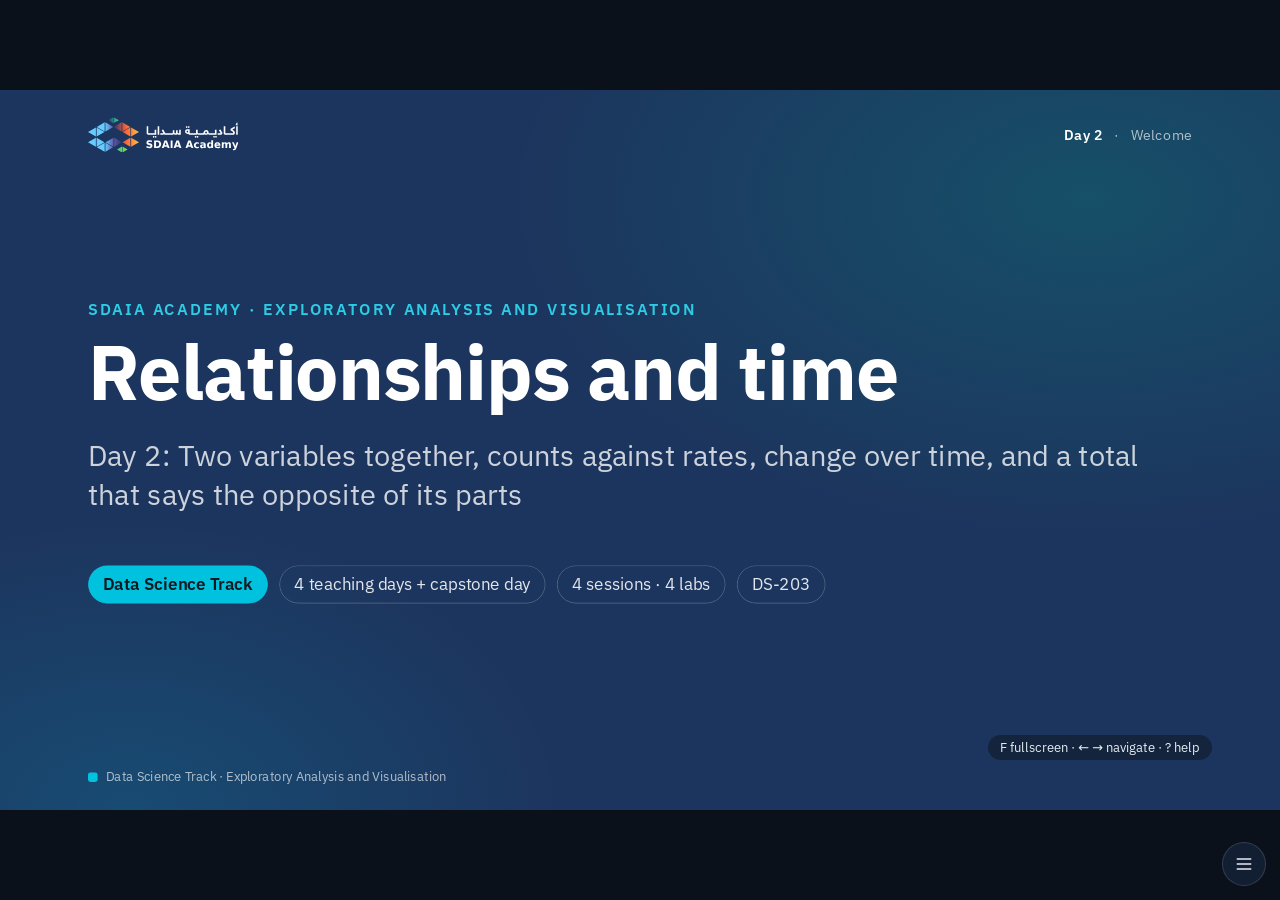
<file: slides/day2.html>
<!doctype html>
<html lang="en" dir="ltr" data-ax="deck" data-track="data-science">
<head>
<meta charset="utf-8">
<meta name="viewport" content="width=device-width, initial-scale=1">
<title>Day 2 · Relationships and time · Exploratory Analysis and Visualisation</title>
<meta name="generator" content="SDAIA Academy engine 1.0.0">
<link rel="icon" href="../_engine/icon.svg">
<link rel="alternate" type="text/markdown" href="day2.md">
<link rel="describedby" href="../llms.txt">
<link rel="stylesheet" href="../_engine/academy.css">
<link rel="stylesheet" href="../assets/course.css">
</head>
<body>
<div class="deck" data-course="Exploratory Analysis and Visualisation" data-track="data-science" data-day="Day 2">
<section class="slide title" id="title" data-auto="title" data-label="Welcome" data-n="1">
  <div class="kicker">SDAIA Academy · Exploratory Analysis and Visualisation</div>
  <h1>Relationships and time</h1>
  <p class="lead mt">Day 2: Two variables together, counts against rates, change over time, and a total that says the opposite of its parts</p>
  <div class="meta"><span class="track">Data Science Track</span><span>4 teaching days + capstone day</span><span>4 sessions · 4 labs</span><span>DS-203</span></div>
  <aside class="notes"><p>Yesterday was one variable at a time. Today every question has two: sites and hotels, complaints and visitors, arrivals and the calendar, satisfaction and the year. Ask who looked at their plan from lab 1.1 last night: questions 2 to 5 of that plan are today's four labs. The rhythm is unchanged: ideas, a checkpoint, a 25-minute lab, two written sentences.</p></aside>
</section>

<section class="slide" id="agenda" data-auto="agenda" data-label="Agenda" data-n="2">
  <div class="kicker">Today</div>
  <h2>Relationships and time</h2>
  <div class="agenda"><div class="item"><div><b>Session 1 · Two variables at once</b><small>Scatter plots when there are tens of thousands of points: transparency, binning, and one number that depends on the unit</small></div></div><div class="item"><div><b>Session 2 · Counts, rates and denominators</b><small>Why a count ranks by size, how to choose a denominator, and which cells are too small to publish</small></div></div><div class="item"><div><b>Session 3 · Change over time</b><small>Reading a time series as trend, season and events, and choosing what to compare a month with</small></div></div><div class="item"><div><b>Session 4 · When the total reverses</b><small>Totals are weighted averages: how a change of mix reverses a comparison, and which answer serves which question</small></div></div></div>
  <aside class="notes"><p>One thread runs through the four sessions: a number depends on what it is set against. A correlation depends on its unit, a count on its denominator, a month on its baseline, a total on its mix. Say this now and repeat it at the wrap-up.</p></aside>
</section>

<section class="slide" id="review-day-1" data-lo="LO3" data-label="Review of Day 1" data-n="3">
  <div class="kicker">Review · Day 1</div>
  <h2>Which summary would you send the director?</h2>
  <div class="quiz" data-type="single" data-lo="LO3" data-id="review-day-1-q1">
    <p class="lead">Spend per stay has a mean of 2,736 riyals and a median of 1,498. It is missing for 22% of day visits and 2% of overnight stays. Which sentence is honest?</p>
    <div class="opts">
      <div class="opt" data-why="The mean is pulled up by a few very large stays; most parties spend far less than 2,736" data-k="A">A typical party spends about 2,700 riyals in the region</div>
      <div class="opt" data-ok data-k="B">Half of the parties that reported spend spent under 1,500 riyals; day visits are under-reported</div>
      <div class="opt" data-why="Filling the gaps with the median hides that the missing values sit mostly with day visitors" data-k="C">Spend is about 1,500 riyals once missing values are filled in</div>
      <div class="opt" data-why="A long right tail is the normal shape of spend, not an error to delete" data-k="D">Spend cannot be summarised until the largest stays are removed</div>
    </div>
    <div class="callout tip why"><b>Why.</b> A long tail calls for the median, and a summary carries what was left out and whom it concerns.</div>
  </div>
  <aside class="notes"><p>Answer: the second. Three minutes, no more. It recalls the two habits of Day 1 that today depends on: choose the summary by the shape, and say where the missing values are. If the room is split between the first and the second, draw the tail on the board.</p></aside>
</section>

<!-- ======================= SESSION 1 ======================= -->
<section class="slide section" id="s1" data-auto="section" data-session="1" data-n="4">
  <div class="kicker">Session 1</div>
  <h1>Two variables at once</h1>
  <ul class="bullets outcomes"><li>Bring two tables to one unit of observation before relating them</li><li>Reveal a relation in an overplotted scatter with transparency and binning</li><li>Explain why a correlation changes with the unit it is computed on</li></ul>
  <div class="sess-no">01</div>
</section>

<section class="slide" id="one-unit-first" data-lo="LO3" data-label="One unit first" data-n="5" data-session="1">
  <div class="kicker">Before two variables can meet</div>
  <h2>Two tables relate only at one unit of observation</h2>
  <div class="flow">
    <div class="step c-teal"><b>tickets</b>150,000 sales, summed to tickets per day</div>
    <div class="arrow">+</div>
    <div class="step c-cyan"><b>occupancy</b>43,840 hotel-days, rooms sold over rooms</div>
    <div class="arrow">→</div>
    <div class="step c-coral"><b>one table</b>43,840 rows: a hotel, a day, its occupancy, the day's tickets</div>
  </div>
  <ul class="bullets tight mt">
    <li>Bring each table to the unit of the answer, then join.</li>
    <li><b>Count the rows before and after.</b> More rows: something was repeated. Fewer: something was dropped.</li>
    <li>The day's ticket total is repeated on 40 hotels. That is intended, and it has a consequence you will see.</li>
  </ul>
  <aside class="notes"><p>Question 2 of the plan: do busy sites mean full hotels? Yesterday's rule about the unit becomes an action. Lab 2.1, step 1 is this join. The row count is the cheapest test in data analysis and the one most often skipped. Joining keys, matching records and reconciling sources in general belong to DS-202.</p></aside>
</section>

<section class="slide" id="overplotting" data-lo="LO3" data-label="Overplotting" data-n="6" data-session="1">
  <div class="kicker">The first attempt</div>
  <h2>43,840 opaque points draw a block, not a relation</h2>
  <div class="cols cols-32">
    <figure class="figure">
      <img src="../assets/figs/d2_1_scatter_solid.png" alt="Scatter plot of 43,840 hotel-days, tickets sold against share of rooms sold, drawn with opaque points: a solid block from 150 to 840 tickets and from 0 to 100% with no visible structure">
      <figcaption>Every point is there. Nothing can be read.</figcaption>
    </figure>
    <ul class="bullets">
      <li>A scatter plot shows each unit as a point. Past a few thousand, points hide points.</li>
      <li>The block says only where data exists: 152 to 836 tickets a day, 0 to 100% of rooms.</li>
      <li><b>Overplotting</b> hides density, and density is the message.</li>
    </ul>
  </div>
  <aside class="notes"><p>Ask the room: does occupancy rise with ticket sales? From this picture nobody can tell, and anyone who answers is guessing. The next three slides are three repairs in rising order of summarising: let the points show through, count them in cells, summarise them in bins.</p></aside>
</section>

<section class="slide" id="transparency" data-lo="LO3" data-label="Transparency" data-n="7" data-session="1">
  <div class="kicker">Repair 1 · Lab 2.1, step 2</div>
  <h2>Transparency turns overlap into darkness</h2>
  <div class="cols cols-32">
    <figure class="figure">
      <img src="../assets/figs/d2_1_scatter_clear.png" alt="The same scatter with opacity 0.04: a dark band rising from about 40% of rooms at 200 tickets to about 75% at 600, with horizontal stripes across it">
      <figcaption>The same points at opacity 0.04.</figcaption>
    </figure>
    <ul class="bullets">
      <li>A dark band now rises from left to right.</li>
      <li>The horizontal stripes are <b>banding</b>: a hotel of 8 rooms can only be 0, 1/8, 2/8 … full, nine possible values.</li>
      <li>Banding is a feature of the unit, not of tourism. Name it so that nobody explains it.</li>
    </ul>
  </div>
  <pre class="code s"><code class="language-python">alt.Chart(hd).mark_circle(size=<span class="hljs-number">8</span>, opacity=<span class="hljs-number">0.04</span>).encode(x=<span class="hljs-string">&quot;tickets_day:Q&quot;</span>, y=<span class="hljs-string">&quot;rate:Q&quot;</span>)</code></pre>
  <aside class="notes"><p>At opacity 0.04 a single point is nearly invisible: about 17 points on one spot reach half ink and about 75 reach 95%, so only the crowded places turn dark. Try 0.3 live and show that it is still a block. Ask what the stripes are before revealing the second bullet; somebody usually proposes a booking policy. It is arithmetic: small denominators allow few values. The same idea returns in session 2 as small cells.</p></aside>
</section>

<section class="slide" id="binned-heatmap" data-lo="LO3" data-label="Binned heatmap" data-n="8" data-session="1">
  <div class="kicker">Repair 2 · Lab 2.1, step 3</div>
  <h2>Bin both axes and colour by count</h2>
  <div class="cols cols-32">
    <figure class="figure">
      <img src="../assets/figs/d2_1_heat.svg" alt="Heatmap of the same hotel-days in a grid of 30 by 20 cells coloured by the number of hotel-days: the brightest cells run from low tickets and 40% occupancy up to 500 tickets and 70% occupancy">
      <figcaption>A histogram in two dimensions.</figcaption>
    </figure>
    <ul class="bullets">
      <li>Each cell counts the hotel-days that fall in it. The count goes to colour.</li>
      <li>It works for a million points as well as for forty thousand.</li>
      <li>It shows <b>where</b> the points are. It does not yet say <b>how much</b> occupancy rises.</li>
    </ul>
  </div>
  <aside class="notes"><p>This is yesterday's histogram with a second axis: the bin width choice is back, twice. Colour for a count is a sequential scale; Day 3, session 4 explains why this palette runs from dark to light. Most hotel-days sit at low ticket sales, which the solid scatter hid completely.</p></aside>
</section>

<section class="slide" id="binned-medians" data-lo="LO3" data-label="Binned medians" data-n="9" data-session="1">
  <div class="kicker">Repair 3 · Lab 2.1, step 4</div>
  <h2>To read "how much", summarise y inside bins of x</h2>
  <div class="cols cols-32">
    <figure class="figure">
      <img src="../assets/figs/d2_1_binned_median.svg" alt="Line of median hotel occupancy for eight equal groups of days ordered by ticket sales: from 40% at about 200 tickets a day to 77% at about 630 tickets a day, rising at every step">
      <figcaption>Eight groups of days, equal in size, by tickets sold.</figcaption>
    </figure>
    <ul class="bullets">
      <li>Cut the days into eighths by tickets sold; take the median occupancy of each.</li>
      <li>Quietest eighth: <b>40%</b> of rooms sold. Busiest eighth: <b>77%</b>.</li>
      <li>The y axis runs from 0 to 100%, so the rise is drawn at its true size.</li>
    </ul>
  </div>
  <aside class="notes"><p>Real numbers of the lab: 0.396 and 0.771. Equal-sized groups keep every median resting on the same number of hotel-days; equal-width bins would leave the busiest bin nearly empty. This chart is the one a director can read. It has lost the spread, which is why the lab keeps the heatmap beside it.</p></aside>
</section>

<section class="slide" id="correlation-and-unit" data-lo="LO3" data-label="Correlation and the unit" data-n="10" data-session="1">
  <div class="kicker">Lab 2.1, step 5</div>
  <h2>One relation, two units, two correlations</h2>
  <div class="cols cols-2">
    <div class="stat"><div class="big">0.39</div><div class="lbl">across 43,840 hotel-days</div></div>
    <div class="stat"><div class="big">0.70</div><div class="lbl">across 156 weeks, all hotels together</div></div>
  </div>
  <ul class="bullets tight mt">
    <li>Adding up 40 hotels and 7 days averages away what is particular to one hotel on one night.</li>
    <li>Weeks answer: does the region's occupancy move with the sites?</li>
    <li>Hotel-days answer: can one hotel's night be told from the day's ticket sales?</li>
  </ul>
  <div class="callout warn mt"><b>There is no "the correlation".</b> Report the coefficient with its unit and its number of units.</div>
  <aside class="notes"><p>A recap: the coefficient runs from minus one to one and measures how closely points follow a straight line. New here: it is a property of the table you built, not of tourism. A report that says "correlation 0.7" without "by week" invites the reader to believe one hotel can be predicted. Summing over units often raises a correlation, as here, because it averages away the noise of each unit; it is not a rule, and the opposite can happen.</p></aside>
</section>

<section class="slide" id="what-a-relation-does-not-say" data-lo="LO3" data-label="What a relation does not say" data-n="11" data-session="1">
  <div class="kicker">The second sentence of the reading</div>
  <h2>A relation between two series is not yet a reason</h2>
  <div class="cols cols-2">
    <ul class="bullets">
      <li>Summer raises ticket sales. Summer raises hotel bookings.</li>
      <li>Festivals do the same, in October and February.</li>
      <li>Two series that share a calendar move together whether or not one feeds the other.</li>
    </ul>
    <div class="card c-coral"><h4>What the reading may say</h4><p class="small mb0">"Weeks with more ticket sales are weeks with fuller hotels (0.70 across 156 weeks). Both rise in summer and at festivals, so the data does not show that site visits fill hotels."</p></div>
  </div>
  <aside class="notes"><p>This is the form of every reading in the course: what the chart shows, then what it does not. Session 3 today separates season from events; Day 4, session 1 asks whether 0.70 could be chance and puts an interval on it. Whether one thing causes another needs a designed comparison, which is DS-205.</p></aside>
</section>

<section class="slide" id="check-two-variables" data-lo="LO3" data-n="12" data-session="1">
  <div class="kicker">Checkpoint</div>
  <h2>Which picture, and which number?</h2>
  <div class="quiz" data-type="single" data-lo="LO3" data-id="check-two-variables-q1">
    <p class="lead">A transport authority has 2 million trips, each with distance and fare. An analyst wants to show how fare rises with distance. What should the first chart be?</p>
    <div class="opts">
      <div class="opt" data-why="Two million opaque points overlap into a solid shape that hides where most trips are" data-k="A">A scatter plot of every trip, so that no trip is left out</div>
      <div class="opt" data-why="A sample of 200 trips shows a few points and loses the rare long trips entirely" data-k="B">A scatter plot of 200 trips picked at random from the file</div>
      <div class="opt" data-why="One coefficient gives no picture of the shape, and it changes with the unit chosen" data-k="C">The correlation of fare and distance, printed as one figure</div>
      <div class="opt" data-ok data-k="D">A binned heatmap of the trips, then the median fare by distance band</div>
    </div>
    <div class="callout tip why"><b>Why.</b> With many points, show density by counting in cells, then answer "how much" with a summary inside bins of x.</div>
  </div>
  <aside class="notes"><p>Answer: the fourth. The second option deserves a word: sampling is a fair repair for overplotting when the sample is a few thousand and the tail does not matter, and 200 is too few to see either. If someone defends the third, ask "correlation across trips, or across days?".</p></aside>
</section>

<section class="slide lab top" id="lab-2-1" data-auto="lab" data-lab="2.1" data-label="Lab 2.1" data-n="13" data-session="1">
  <div class="cols cols-2 mid"><div><div class="lab-tag">Lab 2.1 · 25 min</div><h2>Occupancy against ticket sales</h2><p class="lead small">Plot hotel occupancy against ticket sales for 43,840 hotel-days, first as a solid block, then with transparency, a binned heatmap and binned medians.</p><a class="nb" href="../labs/D2_1_occupancy_tickets.ipynb">D2_1_occupancy_tickets.ipynb</a></div><ul class="checklist"><li>Join hotel-days to daily ticket sales <span class="min">4 min</span></li><li>A scatter with transparency <span class="min">5 min</span></li><li>Bin both axes: a heatmap of counts <span class="min">6 min</span></li><li>Median occupancy by level of ticket sales <span class="min">5 min</span></li><li>One number at two units: hotel-days and weeks <span class="min">3 min</span></li><li>Write the reading <span class="min">2 min</span></li><li class="stretch">✱ Stretch: Colour the binned medians by weekend and weekday</li></ul></div>
  <aside class="notes"><p>The lab starts from U.tickets() and U.occupancy(); nothing from Day 1 is needed. The solid scatter takes a few seconds to draw in a notebook: that is expected. Common failure: joining the raw tickets table to occupancy on date, which multiplies rows; the row-count check catches it. The reading is written without the assistant.</p></aside>
</section>

<!-- ======================= SESSION 2 ======================= -->
<section class="slide section" id="s2" data-auto="section" data-session="2" data-n="14">
  <div class="kicker">Session 2</div>
  <h1>Counts, rates and denominators</h1>
  <ul class="bullets outcomes"><li>Convert counts to rates with a denominator that fits the question</li><li>Compare a ranking by count with a ranking by rate</li><li>Colour a map by a rate on its exposure, not by a count</li><li>Mark the cells of a table that a publication rule holds back</li></ul>
  <div class="sess-no">02</div>
</section>

<section class="slide" id="counts-rank-size" data-lo="LO3" data-label="Counts rank size" data-n="15" data-session="2">
  <div class="kicker">Ask 3 of the brief</div>
  <h2>A ranking by count is mostly a ranking by size</h2>
  <div class="cols cols-2">
    <table class="t small">
      <tr><th>Site</th><th class="num">Complaints</th><th class="num">Visitors</th></tr>
      <tr><td>Cable Car</td><td class="num">599</td><td class="num">100,822</td></tr>
      <tr><td>Souq Walk</td><td class="num">394</td><td class="num">77,599</td></tr>
      <tr><td>Tilal Fort</td><td class="num">296</td><td class="num">53,558</td></tr>
      <tr><td>Wadi Trail</td><td class="num">243</td><td class="num">21,408</td></tr>
      <tr><td>Terrace Farms</td><td class="num">167</td><td class="num">12,083</td></tr>
    </table>
    <ul class="bullets">
      <li>"A lot of complaints about the Cable Car": 599 of 2,418, a quarter of the log.</li>
      <li>It also receives a quarter of all visitors.</li>
      <li>The count answers "where is the workload?". It does not answer "where does a visit go wrong most often?".</li>
    </ul>
  </div>
  <aside class="notes"><p>Five of the nine sites. The director's sentence is true and the conclusion she fears does not follow. Do not dismiss the count: the complaints team staffs by count. The fault is using it for a question about quality. Ask the room which column they would divide by before showing the next slide.</p></aside>
</section>

<section class="slide" id="choose-a-denominator" data-lo="LO3" data-label="Choosing a denominator" data-n="16" data-session="2">
  <div class="kicker">The choice that decides the answer</div>
  <h2>The denominator is whoever could have produced the event</h2>
  <table class="t small">
    <tr><th>Question</th><th>Rate</th><th>Denominator</th></tr>
    <tr><td>Where does a visit go wrong most often?</td><td>complaints per thousand visitors</td><td>tickets sold at the site</td></tr>
    <tr><td>Which market complains most readily?</td><td>complaints per thousand visitors of that origin</td><td>tickets sold to that origin</td></tr>
    <tr><td>Is the queue the issue on busy days?</td><td>queue complaints per thousand visitors, by day</td><td>tickets sold that day</td></tr>
  </table>
  <ul class="bullets tight mt">
    <li>Per thousand, so that the reader sees numbers like 5.9, not 0.0059.</li>
    <li>A rate travels with its two parts: <b>599 of 100,822</b>.</li>
  </ul>
  <aside class="notes"><p>One complaints log, three rates for three questions. A wrong denominator is the commonest quiet error in reporting: per site-day, per resident, per response all give a tidy number. The test: could each unit in the denominator have complained? A ticket holder could. The denominator is printed, always.</p></aside>
</section>

<section class="slide" id="aggregate-then-join" data-lo="LO3" data-label="Aggregate, then join" data-n="17" data-session="2">
  <div class="kicker">Lab 2.2, step 2</div>
  <h2>Bring each table to the unit of the answer, then join</h2>
  <pre class="code s" data-file="DuckDB"><code class="language-sql"><span class="hljs-keyword">WITH</span> c <span class="hljs-keyword">AS</span> (<span class="hljs-keyword">SELECT</span> site, <span class="hljs-built_in">count</span>(<span class="hljs-operator">*</span>)     <span class="hljs-keyword">AS</span> complaints <span class="hljs-keyword">FROM</span> complaints <span class="hljs-keyword">GROUP</span> <span class="hljs-keyword">BY</span> site),
     v <span class="hljs-keyword">AS</span> (<span class="hljs-keyword">SELECT</span> site, <span class="hljs-built_in">sum</span>(tickets) <span class="hljs-keyword">AS</span> visitors   <span class="hljs-keyword">FROM</span> tickets    <span class="hljs-keyword">GROUP</span> <span class="hljs-keyword">BY</span> site)
<span class="hljs-keyword">SELECT</span> site, complaints, visitors,
       <span class="hljs-number">1000.0</span> <span class="hljs-operator">*</span> complaints <span class="hljs-operator">/</span> visitors <span class="hljs-keyword">AS</span> per_thousand
<span class="hljs-keyword">FROM</span> c <span class="hljs-keyword">JOIN</span> v <span class="hljs-keyword">USING</span> (site)
<span class="hljs-keyword">ORDER</span> <span class="hljs-keyword">BY</span> per_thousand <span class="hljs-keyword">DESC</span></code></pre>
  <ul class="bullets tight">
    <li>Nine rows in, nine rows out. The totals still read 2,418 complaints and all tickets sold.</li>
    <li>Joining the raw tables on <code>site</code> pairs every complaint with every sale: millions of rows and a rate that means nothing.</li>
  </ul>
  <aside class="notes"><p>The pattern of session 1 again, now in SQL: aggregate each side to the unit of the answer first. The lab checks that the two totals survive the join; a rate computed after a join that multiplied rows is wrong in both parts and looks plausible. The same query in pandas is two groupbys and a merge; the tutor may help with either syntax.</p></aside>
</section>

<section class="slide" id="two-rankings" data-lo="LO3" data-label="Two rankings" data-n="18" data-session="2">
  <div class="kicker">Lab 2.2, step 3</div>
  <h2>By rate, the Cable Car is fifth and the smallest site is first</h2>
  <div class="cols cols-32">
    <figure class="figure">
      <img src="../assets/figs/d2_2_rates.svg" alt="Bar chart of complaints per thousand visitors by site, bars from zero: Terrace Farms 13.8, Wadi Trail 11.4, Cloud Lookout 6.7, Stone Village 6.3, Cable Car 5.9, Tilal Fort 5.5, Souq Walk 5.1, Honey Museum 5.0, Juniper Park 4.2">
      <figcaption>Complaints per thousand visitors, 2023 to 2025.</figcaption>
    </figure>
    <ul class="bullets">
      <li>Cable Car: first by count, <b>fifth</b> by rate (5.9).</li>
      <li>Terrace Farms: seventh by count, <b>first</b> by rate (13.8), on 167 complaints.</li>
      <li>Wadi Trail is high on both readings of "problem": fourth by count (243), second by rate (11.4).</li>
    </ul>
  </div>
  <aside class="notes"><p>The answer to ask 3: the Cable Car is the busy site, not the problem site. Show both rankings side by side: a reader who sees only the rate will not know that Terrace Farms rests on 167 complaints in three years.</p></aside>
</section>

<section class="slide" id="map-of-counts" data-lo="LO3" data-label="A map of counts" data-n="19" data-session="2">
  <div class="kicker">The same fault on a map</div>
  <h2>A map coloured by count shows where the visitors are</h2>
  <div class="cols cols-32">
    <figure class="figure fig-s">
      <img src="../assets/figs/d2_2_map_counts.svg" alt="Two tile maps of nine districts, each shaded in blue from zero to its largest value. Left, first-aid call-outs to visitors in 2025: Central 261, West 92, East 76, North 65, South 65, North-West 63, North-East 44, South-West 42, South-East 6. Right, visitor-days in thousands: Central 820, West 310, East 230, South 180, North 140, South-West 95, North-East 60, North-West 45, South-East 12. The two maps are shaded almost alike.">
      <figcaption>A neighbouring region, nine districts as equal tiles. Synthetic data.</figcaption>
    </figure>
    <ul class="bullets">
      <li>A <b>choropleth</b> colours each area by one number.</li>
      <li>Central holds 261 of 714 call-outs (37%) and 43% of the visitor-days.</li>
      <li>Across the nine districts, call-outs and visitor-days correlate at <b>0.98</b>. The left map repeats the right one.</li>
    </ul>
  </div>
  <aside class="notes"><p>A parallel case, not Tilal's data: a neighbouring region's first-aid call-outs to visitors. Ask the room what the left map says before showing the right one; most will name Central as the place where visitors get hurt. Equal tiles are used on purpose: on a real map a large empty district would dominate the eye whatever its number. A map of counts is a map of exposure, just as a ranking by count was a ranking by size.</p></aside>
</section>

<section class="slide" id="map-of-rates" data-lo="LO3" data-label="Colour the rate" data-n="20" data-session="2">
  <div class="kicker">Divide, then colour</div>
  <h2>Colour the rate on the exposure, not the count</h2>
  <div class="cols cols-32">
    <figure class="figure fig-s">
      <img src="../assets/figs/d2_2_map_rates.svg" alt="Tile map of call-outs per 100,000 visitor-days in 2025: North-West 140 darkest, North-East 73, North 46, South-West 44, South 36, East 33, Central 32, West 30; South-East grey, labelled 6 calls.">
      <figcaption>Call-outs per 100,000 visitor-days, 2025. Synthetic data.</figcaption>
    </figure>
    <ul class="bullets">
      <li>The base is whoever could have needed a call-out: visitor-days, not residents or square kilometres.</li>
      <li>Central: first by count, <b>seventh of eight</b> by rate (32).</li>
      <li>North-West: sixth by count, <b>first</b> by rate: 63 calls on 45,000 visitor-days, 140.</li>
      <li>South-East: 6 calls; one more moves its rate by a sixth. Grey, with its count.</li>
    </ul>
  </div>
  <aside class="notes"><p>Three questions for any map: what was counted, divided by what, and how few cases sit behind the darkest area. The base follows the question: residents for a question about residents, visitor-days for visitors. Per square kilometre measures how crowded an area is, not how risky a visit is. The palette is sequential, one hue light to dark, as Day 3 sets out. Numbers: labs/_tools/d2_2_map_exposure.py.</p></aside>
</section>

<section class="slide" id="small-cells" data-lo="LO3" data-label="Small cells" data-n="21" data-session="2">
  <div class="kicker">Lab 2.2, steps 4 and 5</div>
  <h2>Cut finer and some of the highest rates rest on the fewest cases</h2>
  <table class="t small">
    <tr><th>Site × origin</th><th class="num">Complaints</th><th class="num">Visitors</th><th>Published</th></tr>
    <tr><td>Terrace Farms × Asia</td><td class="num">6</td><td class="num">441</td><td>withheld</td></tr>
    <tr><td>Terrace Farms × Europe</td><td class="num">4</td><td class="num">321</td><td>withheld</td></tr>
    <tr><td>Cloud Lookout × Asia</td><td class="num">6</td><td class="num">1,769</td><td>withheld</td></tr>
    <tr><td>Honey Museum × Asia</td><td class="num">8</td><td class="num">2,075</td><td>withheld</td></tr>
  </table>
  <ul class="bullets tight mt">
    <li>The board's rule: publish a cell only with at least <b>10 complaints and 1,000 visitors</b>.</li>
    <li>Four of 45 cells are held back. Two of them, above 12 per thousand on 6 and 4 complaints, would have been among the four highest rates in the table.</li>
    <li>One more complaint moves a rate built on 4 by a quarter.</li>
  </ul>
  <aside class="notes"><p>Two reasons for one rule. Statistical: a rate on four cases is noise, and it is exactly what a headline would pick. Privacy: four complaints from European visitors at one small site in three years may be four identifiable parties. The thresholds are this fictional board's own rule in data/publication_rule.json; a real organisation sets its own with its data protection officer. Hanouf Al-Rumaihi owns it here.</p></aside>
</section>

<section class="slide" id="withheld-is-not-hidden" data-lo="LO3" data-label="Totals and withheld cells" data-n="22" data-session="2">
  <div class="kicker">The stretch of lab 2.2</div>
  <h2>A withheld cell beside a published total can be recovered</h2>
  <div class="cols cols-2">
    <div class="card c-coral"><h4>By subtraction</h4><p class="small mb0">Honey Museum: 139 complaints in total, four origin cells published, one withheld. The fifth is 139 minus the four: 8.</p></div>
    <div class="card c-teal"><h4>What the analyst does</h4><ul class="bullets tight small"><li>marks every cell that fails the rule</li><li>checks each row and column for a single withheld cell</li><li>hands the table to the person who owns the rule</li></ul></div>
  </div>
  <div class="callout note mt"><b>Where this continues.</b> Second-cell suppression, differencing between releases and the classification of outputs are taught in DS-207. Here you learn to see the problem and to mark the cells.</div>
  <aside class="notes"><p>Keep this to two minutes; it is a pointer, not a method. The habit to leave them with: before a table of small groups goes out, somebody other than the analyst decides.</p></aside>
</section>

<section class="slide" id="check-rates" data-lo="LO3" data-n="23" data-session="2">
  <div class="kicker">Checkpoint</div>
  <h2>Which sentence can be printed?</h2>
  <div class="quiz" data-type="single" data-lo="LO3" data-id="check-rates-q1">
    <p class="lead">A city logs 420 pothole reports in District A (300 km of road) and 150 in District B (60 km of road). The mayor asks where the roads are worse. What do you report?</p>
    <div class="opts">
      <div class="opt" data-ok data-k="A">District B: 2.5 reports per km of road against 1.4 in District A</div>
      <div class="opt" data-why="Ranks by count, which follows the length of the road network and not its condition" data-k="B">District A: it has almost three times as many reports as B</div>
      <div class="opt" data-why="Adds the two districts together, which answers no question about either of them" data-k="C">Both: the city has 570 reports on 360 km, or 1.6 per km</div>
      <div class="opt" data-why="Residents report, but the question is about roads, so road length is the fitting denominator" data-k="D">Neither: reports per resident are needed before any answer</div>
    </div>
    <div class="callout tip why"><b>Why.</b> The question is about roads, so the count is divided by what could have had a pothole: kilometres of road, with both parts shown.</div>
  </div>
  <aside class="notes"><p>Answer: the first. The fourth option is worth discussing: reports per resident answers a different and fair question (who reports?), and a district where few people report may have bad roads and few reports. A rate of reports is never quite a rate of potholes. Say so in the second sentence.</p></aside>
</section>

<section class="slide lab top" id="lab-2-2" data-auto="lab" data-lab="2.2" data-label="Lab 2.2" data-n="24" data-session="2">
  <div class="cols cols-2 mid"><div><div class="lab-tag">Lab 2.2 · 25 min</div><h2>Complaint rates and small cells</h2><p class="lead small">Convert complaints to rates per thousand visitors by site and by origin, compare the two rankings and mark the cells too small to publish.</p><a class="nb" href="../labs/D2_2_complaint_rates.ipynb">D2_2_complaint_rates.ipynb</a></div><ul class="checklist"><li>Count complaints by site and rank the sites <span class="min">3 min</span></li><li>Visitors by site, and complaints per thousand visitors <span class="min">6 min</span></li><li>Set the two rankings side by side <span class="min">3 min</span></li><li>Rates by site and origin <span class="min">5 min</span></li><li>Apply the publication rule <span class="min">5 min</span></li><li>Write the reading <span class="min">3 min</span></li><li class="stretch">✱ Stretch: Show that one withheld cell can be recovered from the row total</li></ul></div>
  <aside class="notes"><p>Starts from U.complaints() and U.tickets(). The SQL runs in DuckDB on the dataframes; pandas is accepted wherever the result is the same table. Common failure: dividing by the number of ticket sales (rows) instead of the sum of tickets. The check on total visitors catches it. The reading must carry a rate with its two parts.</p></aside>
</section>

<!-- ======================= SESSION 3 ======================= -->
<section class="slide section" id="s3" data-auto="section" data-session="3" data-n="25">
  <div class="kicker">Session 3</div>
  <h1>Change over time</h1>
  <ul class="bullets outcomes"><li>Draw a time series so that season and trend can be told apart</li><li>Compare a month with the same month a year earlier and with a seasonal baseline</li><li>Mark the months that exceed the baseline and say by how much</li></ul>
  <div class="sess-no">03</div>
</section>

<section class="slide" id="trend-season-event" data-lo="LO3" data-label="Trend, season, event" data-n="26" data-session="3">
  <div class="kicker">Reading a time series</div>
  <h2>A monthly line holds three things at once</h2>
  <div class="cols cols-32">
    <figure class="figure">
      <img src="../assets/figs/d2_3_line.svg" alt="Line of monthly arrivals from January 2023 to December 2025, y axis from zero: three summer peaks at about 100,000, 106,000 and 111,000 in July, lows near 55,000 to 65,000 in winter, and three spikes outside summer in October 2024, February 2025 and October 2025">
      <figcaption>Arrivals per month, all origin markets.</figcaption>
    </figure>
    <ul class="bullets">
      <li><b>Trend:</b> each summer peak is higher than the last.</li>
      <li><b>Season:</b> the same shape every year, highest in July.</li>
      <li><b>Events:</b> three spikes that are not in summer.</li>
    </ul>
  </div>
  <div class="callout tip"><b>Draw it this way.</b> Time on x, left to right, evenly spaced; a line for a continuous series; the y axis from zero when sizes are compared.</div>
  <aside class="notes"><p>Question 4 of the plan: did the festivals bring people? Ask the room to point at the festivals before naming them; they will find October 2024 and usually miss February 2025. Everything else in the session is a way of making the eye's judgement into a number. Forecasting, and models of trend and season, are out of scope here.</p></aside>
</section>

<section class="slide" id="seasonal-profile" data-lo="LO3" data-label="The seasonal profile" data-n="27" data-session="3">
  <div class="kicker">Lab 2.3, step 2</div>
  <h2>A seasonal index says how a month compares with an average month</h2>
  <div class="cols cols-2">
    <div>
      <div class="cols cols-2">
        <div class="stat"><div class="big">1.43</div><div class="lbl">July: 43% above an average month</div></div>
        <div class="stat"><div class="big">0.78</div><div class="lbl">January: 22% below</div></div>
      </div>
    </div>
    <ul class="bullets">
      <li>Divide each month of 2023 by the mean of its twelve months.</li>
      <li>Twelve numbers with a mean of 1.</li>
      <li>2023 had no festival, so its shape is the season alone.</li>
    </ul>
  </div>
  <div class="callout warn mt"><b>What goes wrong.</b> "Arrivals rose 30% from May to July" describes the calendar. It happens every year.</div>
  <aside class="notes"><p>The index is a summary of the season, as the median was a summary of a distribution. One year gives one value per month, which is thin: say so. With more event-free years you would average the index over them. The lab computes the profile and checks that July is the peak and that the twelve values average to one.</p></aside>
</section>

<section class="slide" id="year-on-year" data-lo="LO3" data-label="Year on year" data-n="28" data-session="3">
  <div class="kicker">Lab 2.3, step 3</div>
  <h2>The same month a year earlier removes the season, and hides what repeats</h2>
  <table class="t">
    <tr><th>Month</th><th>Festival</th><th class="num">Change on a year earlier</th></tr>
    <tr><td>October 2024</td><td>Honey Festival, first edition</td><td class="num">+37%</td></tr>
    <tr><td>February 2025</td><td>Heritage Nights, first edition</td><td class="num">+27%</td></tr>
    <tr><td>October 2025</td><td>Honey Festival, second edition</td><td class="num">+7%</td></tr>
  </table>
  <ul class="bullets tight mt">
    <li>A typical month grew <b>6.9%</b> on the year before.</li>
    <li>October 2025 looks ordinary because it is compared with October 2024, which had the same festival.</li>
  </ul>
  <aside class="notes"><p>Year on year is the comparison most reports use, and it is a good one: same month, so the season cancels. Its blind spot is on the third row. The second festival did not fail; the measure compares two festival months. Ask: against what should October 2025 be compared? Against an October with no festival, which does not exist in 2025 and has to be constructed.</p></aside>
</section>

<section class="slide" id="seasonal-baseline" data-lo="LO3" data-label="A seasonal baseline" data-n="29" data-session="3">
  <div class="kicker">Lab 2.3, step 4</div>
  <h2>A baseline is what the month would have been: season times trend</h2>
  <div class="cols cols-32">
    <figure class="figure">
      <img src="../assets/figs/d2_3_baseline.svg" alt="Monthly arrivals as a solid line and the seasonal baseline as a dashed line, y axis from zero: the two lines coincide except in October 2024, February 2025 and October 2025, where the actual line stands well above the baseline and is marked">
      <figcaption>Actual arrivals and the baseline, dashed.</figcaption>
    </figure>
    <ul class="bullets">
      <li>Baseline: the same month of 2023, grown by the typical yearly growth.</li>
      <li>October 2024: <b>+29%</b>. February 2025: <b>+18%</b>. October 2025: <b>+29%</b>.</li>
      <li>Every other month sits within 5% of the baseline.</li>
    </ul>
  </div>
  <aside class="notes"><p>The baseline is 2023's month times 1.069 per year elapsed. It finds all three months and only those, and the "within 5%" tells the reader how much the baseline itself wobbles: an excess of 4% would not be a finding. In arrivals the three excesses are about 19,800, 12,000 and 21,300. The second Honey Festival was as strong as the first.</p></aside>
</section>

<section class="slide" id="what-a-baseline-is" data-lo="LO3" data-label="Limits of a baseline" data-n="30" data-session="3">
  <div class="kicker">What the reading must carry</div>
  <h2>A baseline is a choice, and the excess inherits it</h2>
  <div class="cols cols-3">
    <div class="card c-teal"><h4>It rests on one year</h4><p class="small mb0">2023 is the only year without a festival. A wet July in 2023 would sit in every later baseline.</p></div>
    <div class="card c-cyan"><h4>It assumes steady growth</h4><p class="small mb0">One growth figure for every month and every market. Session 4 shows the markets grew at different speeds.</p></div>
    <div class="card c-coral"><h4>It does not name a cause</h4><p class="small mb0">"29% above the baseline in the festival month" is what the data shows. A school holiday in the same month would look the same.</p></div>
  </div>
  <div class="callout tip mt"><b>In the report.</b> State the baseline in one line under the chart, and give the excess as a percentage and as arrivals.</div>
  <aside class="notes"><p>The honest sentence: "In the three festival months arrivals stood 18% to 29% above what season and trend lead us to expect, about 12,000 to 21,000 extra arrivals each; other months stayed within 5%." It does not say the festivals caused them, though the reader will, reasonably, think so. The analyst's job is to say what else happened in those months, if anything.</p></aside>
</section>

<section class="slide" id="check-time" data-lo="LO3" data-n="31" data-session="3">
  <div class="kicker">Checkpoint</div>
  <h2>Compared with what?</h2>
  <div class="quiz" data-type="single" data-lo="LO3" data-id="check-time-q1">
    <p class="lead">A library ran a reading campaign in March 2025. Loans were 9,000 in February 2025, 11,500 in March 2025 and 11,000 in March 2024. Loans grew 3% a year before the campaign. Which statement is supported?</p>
    <div class="opts">
      <div class="opt" data-why="Compares March with February, which mixes the campaign with the usual seasonal rise in March" data-k="A">The campaign raised loans by 28%, from 9,000 to 11,500</div>
      <div class="opt" data-why="Uses the same month but forgets that loans were already growing 3% a year" data-k="B">Loans stood 4.5% above the level expected without a campaign</div>
      <div class="opt" data-ok data-k="C">Loans stood about 1.5% above a baseline of 11,330 for March 2025</div>
      <div class="opt" data-why="A single March cannot show a failure; the excess is small and the baseline has its own error" data-k="D">The campaign failed, since loans rose less than in a normal year</div>
    </div>
    <div class="callout tip why"><b>Why.</b> The baseline is the same month a year earlier, grown by the usual 3%: 11,330. The excess is 170 loans, small enough to be within the baseline's own wobble.</div>
  </div>
  <aside class="notes"><p>Answer: the third. The first is the commonest error in monthly reporting. The second is the honest year-on-year figure and is nearly right, which makes it a good distractor: it credits the campaign with the trend. Follow up: how would you know whether 1.5% is noise? Look at how far ordinary months sit from the baseline.</p></aside>
</section>

<section class="slide lab top" id="lab-2-3" data-auto="lab" data-lab="2.3" data-label="Lab 2.3" data-n="32" data-session="3">
  <div class="cols cols-2 mid"><div><div class="lab-tag">Lab 2.3 · 25 min</div><h2>Monthly arrivals, season and festivals</h2><p class="lead small">Plot monthly arrivals, separate the summer season from the trend and mark the two festival effects against a seasonal baseline.</p><a class="nb" href="../labs/D2_3_monthly_arrivals.ipynb">D2_3_monthly_arrivals.ipynb</a></div><ul class="checklist"><li>A line chart of monthly arrivals <span class="min">4 min</span></li><li>The seasonal profile of a festival-free year <span class="min">5 min</span></li><li>Change on the same month a year earlier <span class="min">5 min</span></li><li>A baseline from season and trend; the months above it <span class="min">7 min</span></li><li>Mark the festival months and write the reading <span class="min">4 min</span></li><li class="stretch">✱ Stretch: Repeat the baseline for one origin market</li></ul></div>
  <aside class="notes"><p>Starts from U.arrivals(), 180 rows. The longest step is the baseline, seven minutes: watch for baselines built from all three years, which absorb half of each festival. The chart of step 5 is supplied, so that the time goes to reading it and writing. Those who finish early repeat the excess for one origin market.</p></aside>
</section>

<!-- ======================= SESSION 4 ======================= -->
<section class="slide section" id="s4" data-auto="section" data-session="4" data-n="33">
  <div class="kicker">Session 4</div>
  <h1>When the total reverses</h1>
  <ul class="bullets outcomes"><li>Split a total into what each group does and how large each group is</li><li>Detect a reversal between a total and its groups</li><li>Report a comparison at a fixed mix</li></ul>
  <div class="sess-no">04</div>
</section>

<section class="slide" id="two-true-tables" data-lo="LO3" data-label="Two true tables" data-n="34" data-session="4">
  <div class="kicker">Ask 5 of the brief</div>
  <h2>Satisfaction fell overall and rose in every market</h2>
  <div class="cols cols-2">
    <table class="t small">
      <tr><th>All respondents</th><th class="num">2024</th><th class="num">2025</th></tr>
      <tr><td>Mean satisfaction</td><td class="num">4.15</td><td class="num">4.07</td></tr>
    </table>
    <table class="t small">
      <tr><th>Origin market</th><th class="num">2024</th><th class="num">2025</th></tr>
      <tr><td>Tilal region</td><td class="num">4.50</td><td class="num">4.60</td></tr>
      <tr><td>Other regions</td><td class="num">4.20</td><td class="num">4.30</td></tr>
      <tr><td>Gulf</td><td class="num">3.70</td><td class="num">3.80</td></tr>
      <tr><td>Asia</td><td class="num">3.41</td><td class="num">3.49</td></tr>
      <tr><td>Europe</td><td class="num">3.30</td><td class="num">3.41</td></tr>
    </table>
  </div>
  <div class="callout warn mt"><b>Both tables are right.</b> They come from the same 4,200 responses, and nobody made an arithmetic error.</div>
  <aside class="notes"><p>Let the room sit with it for a minute before explaining anything. "Satisfaction went down last year. Why, and whose fault is it?" The left table is what the director saw. The right table says every market is happier. Ask for explanations and write them down; "different people answered" is the one to wait for. This pattern is often called Simpson's paradox; the name matters less than the mechanism.</p></aside>
</section>

<section class="slide" id="weighted-average" data-lo="LO3" data-label="A total is a weighted average" data-n="35" data-session="4">
  <div class="kicker">The mechanism</div>
  <h2>A total is a weighted average: the weights are the mix</h2>
  <pre class="code s" data-file="what the overall mean is"><code class="language-text">overall mean  =  sum over groups of ( share of the group  ×  mean of the group )

2024:  0.40 × 4.50  +  0.35 × 4.20  +  0.12 × 3.70  +  0.07 × 3.41  +  0.06 × 3.30   =  4.15
2025:  0.26 × 4.60  +  0.30 × 4.30  +  0.19 × 3.80  +  0.13 × 3.49  +  0.12 × 3.41   =  4.07</code></pre>
  <ul class="bullets tight">
    <li>The total moves when the group means move, <b>or</b> when the shares move.</li>
    <li>Here the means all rose by about 0.1 and the shares moved against them.</li>
  </ul>
  <aside class="notes"><p>Walk through one line of the arithmetic aloud. Every number on the right of each product went up from 2024 to 2025; the numbers on the left shifted from the first two terms to the last three. A total can fall while each part rises whenever weight moves from high-scoring groups to low-scoring ones. Lab 2.4, steps 2 and 3 compute the two columns separately.</p></aside>
</section>

<section class="slide" id="the-mix-changed" data-lo="LO3" data-label="The mix changed" data-n="36" data-session="4">
  <div class="kicker">Lab 2.4, step 3</div>
  <h2>The markets that score lowest grew from a quarter of the responses to almost half</h2>
  <div class="bars">
    <div class="row"><span>Tilal region</span><div class="bar c-teal" style="--w:65%"></div><span class="val">40% → 26%</span></div>
    <div class="row"><span>Other regions</span><div class="bar c-teal" style="--w:75%"></div><span class="val">35% → 30%</span></div>
    <div class="row"><span>Gulf</span><div class="bar c-coral" style="--w:48%"></div><span class="val">12% → 19%</span></div>
    <div class="row"><span>Asia</span><div class="bar c-coral" style="--w:33%"></div><span class="val">7% → 13%</span></div>
    <div class="row"><span>Europe</span><div class="bar c-coral" style="--w:30%"></div><span class="val">6% → 12%</span></div>
  </div>
  <p class="small mt">Bars: share of survey responses in 2025. Values: 2024 → 2025.</p>
  <ul class="bullets tight">
    <li>International visitors rate lower in both years, and there are far more of them in 2025.</li>
    <li>That is the board's own strategy working: Day 3 shows international arrivals up 42% to 67% since 2023.</li>
  </ul>
  <aside class="notes"><p>The fall in the total is the footprint of a success: the region attracted the visitors it wanted, and those visitors score lower on this scale for reasons the survey does not reveal (expectations, language, what they compare with). "Whose fault is it?" has no answer in this data, and the honest reply is that the question rests on a number that mixes two changes.</p></aside>
</section>

<section class="slide" id="reversal-chart" data-lo="LO3" data-label="One chart of the reversal" data-n="37" data-session="4">
  <div class="kicker">Lab 2.4, step 5</div>
  <h2>One chart can hold the parts and the total</h2>
  <div class="cols cols-32">
    <figure class="figure">
      <img src="../assets/figs/d2_4_reversal.svg" alt="Slope chart from 2024 to 2025 of mean satisfaction: five dashed lines for the origin markets all rising by about 0.1, from Tilal region at 4.5 down to Europe at 3.3, and one solid line for all respondents falling from 4.15 to 4.07">
      <figcaption>Mean satisfaction, 1 to 5. Each line is labelled at its end.</figcaption>
    </figure>
    <ul class="bullets">
      <li>Five lines up, one line down: the reader sees the reversal before reading a word.</li>
      <li>The total differs from the parts in colour <b>and</b> in line style.</li>
      <li>The axis starts at 3.0. For positions on a 1 to 5 scale that is fair; for bars it would not be.</li>
    </ul>
  </div>
  <aside class="notes"><p>A slope chart: two points in time, one line per group. Labels sit at the line ends, so no legend has to be decoded. The remark on the axis is a promissory note for Day 3, session 3, where the earlier report's bar chart of the same two totals, cut at 4.0, announces "satisfaction collapsed". The chart cannot show the mix; the caption has to.</p></aside>
</section>

<section class="slide" id="fixed-mix" data-lo="LO3" data-label="A fixed mix" data-n="38" data-session="4">
  <div class="kicker">Lab 2.4, step 4</div>
  <h2>Hold the mix fixed, and the comparison answers one question</h2>
  <div class="cols cols-3">
    <div class="stat"><div class="big">4.15</div><div class="lbl">2024, as surveyed</div></div>
    <div class="stat"><div class="big">4.07</div><div class="lbl">2025, as surveyed</div></div>
    <div class="stat"><div class="big">4.25</div><div class="lbl">2025 means at the 2024 mix</div></div>
  </div>
  <pre class="code s"><code class="language-python">at_2024_mix = (mean_2025_by_origin * share_2024_by_origin).<span class="hljs-built_in">sum</span>()   <span class="hljs-comment"># 4.25</span></code></pre>
  <ul class="bullets tight">
    <li>With last year's mix of visitors, this year would have scored <b>up 0.10</b>, not down 0.08.</li>
    <li>Say which mix was used. Another reference mix gives another figure, with the same direction here.</li>
  </ul>
  <aside class="notes"><p>This is direct standardisation, the same idea as an age-standardised rate in health statistics, and one line of code. It is a "what if" number: no visitor population with that mix and those means existed in 2025. Its use is to separate the two changes. The lab checks 4.250 to three decimals.</p></aside>
</section>

<section class="slide" id="which-answer" data-lo="LO3" data-label="Which answer serves which question" data-n="39" data-session="4">
  <div class="kicker">Neither number is "the right one"</div>
  <h2>The total and the fixed-mix figure answer different questions</h2>
  <table class="t">
    <tr><th>Question</th><th>Figure</th><th>Answer</th></tr>
    <tr><td>How satisfied was the average respondent this year?</td><td>the total</td><td>4.07, down 0.08</td></tr>
    <tr><td>Did the experience of comparable visitors improve?</td><td>by market, or at a fixed mix</td><td>up about 0.10 in every market</td></tr>
    <tr><td>Why did the total fall?</td><td>the change of mix</td><td>more visitors from markets that rate lower</td></tr>
  </table>
  <div class="callout tip mt"><b>When to suspect a reversal.</b> Groups differ in level, and their shares changed between the things you compare. Check the mix before explaining any change in a total.</div>
  <aside class="notes"><p>Do not let the room conclude that the total is wrong: a hotel owner cares about the average guest who walks in. The board may print all three lines, and should print them together. The check in the callout takes two minutes and belongs before any sentence that begins "satisfaction fell because". Splitting can also mislead: with enough splits one will reverse by chance, which is Day 4, session 3.</p></aside>
</section>

<section class="slide" id="check-reversal" data-lo="LO3" data-n="40" data-session="4">
  <div class="kicker">Checkpoint</div>
  <h2>What do you check first?</h2>
  <div class="quiz" data-type="single" data-lo="LO3" data-id="check-reversal-q1">
    <p class="lead">A centre's pass rate fell from 82% to 76%. Evening courses always pass less often than day courses, and evening enrolment doubled. What comes before writing "teaching quality fell"?</p>
    <div class="opts">
      <div class="opt" data-why="A larger sample narrows the uncertainty of 76%; it cannot separate a change of mix from a change of quality" data-k="A">Wait for one more year of results so that the fall is certain</div>
      <div class="opt" data-ok data-k="B">Compare pass rates inside day and evening courses, and the shares of each</div>
      <div class="opt" data-why="Removing the evening courses changes the question and discards the group that grew" data-k="C">Recompute the pass rate for day courses only and report that figure</div>
      <div class="opt" data-why="The total already is the weighted average; weighting it again by enrolment changes nothing" data-k="D">Weight the pass rate by enrolment so that large courses count for more</div>
    </div>
    <div class="callout tip why"><b>Why.</b> The groups differ in level and their shares changed: the total may have fallen with both pass rates steady or rising. Look at the parts and at the mix.</div>
  </div>
  <aside class="notes"><p>Answer: the second. If both pass rates turn out to have fallen, then quality may indeed be the story, and the check cost two minutes. The third option is tempting because it gives a clean number; it answers "how are the day courses doing", which nobody asked.</p></aside>
</section>

<section class="slide lab top" id="lab-2-4" data-auto="lab" data-lab="2.4" data-label="Lab 2.4" data-n="41" data-session="4">
  <div class="cols cols-2 mid"><div><div class="lab-tag">Lab 2.4 · 25 min</div><h2>The satisfaction reversal</h2><p class="lead small">Find the satisfaction reversal once visitor origin is taken into account: down overall from 2024 to 2025, up in every origin market.</p><a class="nb" href="../labs/D2_4_satisfaction_reversal.ipynb">D2_4_satisfaction_reversal.ipynb</a></div><ul class="checklist"><li>Mean satisfaction by year <span class="min">3 min</span></li><li>Mean satisfaction by origin and year <span class="min">5 min</span></li><li>The mix of respondents by year <span class="min">4 min</span></li><li>2025 at the 2024 mix <span class="min">6 min</span></li><li>One chart of the reversal <span class="min">4 min</span></li><li>Write the sentence the board may print <span class="min">3 min</span></li><li class="stretch">✱ Stretch: Find a second variable that could move the total the same way</li></ul></div>
  <aside class="notes"><p>Starts from U.survey(), the 4,200 responses of 2024 and 2025. Short steps; the sentence for the board at the end is the hard part and is written without the assistant. A good sentence gives the total, the direction inside the markets and the change of mix, and blames nobody. Common failure: computing the fixed-mix figure with the 2025 shares, which returns the 2025 total.</p></aside>
</section>

<section class="slide" id="wrap-up" data-label="Wrap-up" data-n="42" data-session="4">
  <div class="kicker">Day 2</div>
  <h2>A number depends on what it is set against</h2>
  <div class="cols cols-4">
    <div class="card c-teal"><h4>Its unit</h4><p class="small mb0">0.39 by hotel-day, 0.70 by week. Say which.</p></div>
    <div class="card c-cyan"><h4>Its denominator</h4><p class="small mb0">First by count, fifth by rate. Print both parts.</p></div>
    <div class="card c-coral"><h4>Its baseline</h4><p class="small mb0">+7% on last year, +29% on the season. State the baseline.</p></div>
    <div class="card c-purple"><h4>Its mix</h4><p class="small mb0">Down overall, up in every market. Check the shares.</p></div>
  </div>
  <aside class="notes"><p>Four answers for the director are now on the table: questions 2 to 5 of the plan. Ask each table which of the four surprised them most. Then point forward: every one of these answers is a chart somebody could draw dishonestly, and the board's earlier report did. That is tomorrow.</p></aside>
</section>

<section class="slide dark" id="next" data-label="Next" data-n="43" data-session="4">
  <div class="kicker">Day 3</div>
  <h1>Building honest charts</h1>
  <p class="lead">A chart as a specification, small multiples, six misleading charts to repair, and one chart in Arabic and English.</p>
  <ul class="bullets">
    <li>Tonight, look at one chart in a report you receive at work and ask where its y axis starts.</li>
    <li>Every lab of Day 3 starts from the supplied tables.</li>
  </ul>
  <aside class="notes"><p>The homework takes two minutes and gives tomorrow's third session its examples. No one should bring a confidential chart into the room; describing it is enough.</p></aside>
</section>
</div>
<script type="application/json" id="academy-data">{"v":1,"engine":"1.0.0","build":{"at":"2026-11-24T17:04:02Z","version":"2027.2.0","commit":"275c4e8"},"course":{"id":"ds-203","code":"DS-203","title":"Exploratory Analysis and Visualisation","track":"data-science","lang":"en","dir":"ltr","url":"https://sdaiaacademy.github.io/ds-203/","repo":"SDAIAAcademy/ds-203","home":"../index.html"},"deck":{"id":"day2","kind":"day","day":2,"label":"Day 2","title":"Relationships and time","prev":"day1.html","next":"day3.html","md":"day2.md","alt":{}},"sessions":[{"n":1,"label":"Session 1","title":"Two variables at once","slide":"s1","outcomes":["Bring two tables to one unit of observation before relating them","Reveal a relation in an overplotted scatter with transparency and binning","Explain why a correlation changes with the unit it is computed on"],"minutes":50,"lab":{"id":"2.1","title":"Occupancy against ticket sales","minutes":25,"href":"../labs/D2_1_occupancy_tickets.ipynb"}},{"n":2,"label":"Session 2","title":"Counts, rates and denominators","slide":"s2","outcomes":["Convert counts to rates with a denominator that fits the question","Compare a ranking by count with a ranking by rate","Colour a map by a rate on its exposure, not by a count","Mark the cells of a table that a publication rule holds back"],"minutes":50,"lab":{"id":"2.2","title":"Complaint rates and small cells","minutes":25,"href":"../labs/D2_2_complaint_rates.ipynb"}},{"n":3,"label":"Session 3","title":"Change over time","slide":"s3","outcomes":["Draw a time series so that season and trend can be told apart","Compare a month with the same month a year earlier and with a seasonal baseline","Mark the months that exceed the baseline and say by how much"],"minutes":50,"lab":{"id":"2.3","title":"Monthly arrivals, season and festivals","minutes":25,"href":"../labs/D2_3_monthly_arrivals.ipynb"}},{"n":4,"label":"Session 4","title":"When the total reverses","slide":"s4","outcomes":["Split a total into what each group does and how large each group is","Detect a reversal between a total and its groups","Report a comparison at a fixed mix"],"minutes":50,"lab":{"id":"2.4","title":"The satisfaction reversal","minutes":25,"href":"../labs/D2_4_satisfaction_reversal.ipynb"}}],"slides":[{"id":"title","n":1,"title":"Relationships and time","kind":"title","session":0,"hash":"7644dc44","md":"#### [day2#title] Relationships and time\n\n*SDAIA Academy · Exploratory Analysis and Visualisation*\n\nDay 2: Two variables together, counts against rates, change over time, and a total that says the opposite of its parts\n\nData Science Track · 4 teaching days + capstone day · 4 sessions · 4 labs · DS-203","notes":"Yesterday was one variable at a time. Today every question has two: sites and hotels, complaints and visitors, arrivals and the calendar, satisfaction and the year. Ask who looked at their plan from lab 1.1 last night: questions 2 to 5 of that plan are today's four labs. The rhythm is unchanged: ideas, a checkpoint, a 25-minute lab, two written sentences.","minutes":null,"lo":[]},{"id":"agenda","n":2,"title":"Relationships and time","kind":"content","session":0,"hash":"4d81ac5a","md":"#### [day2#agenda] Relationships and time\n\n*Today*\n\n- **Session 1 · Two variables at once**: Scatter plots when there are tens of thousands of points: transparency, binning, and one number that depends on the unit\n- **Session 2 · Counts, rates and denominators**: Why a count ranks by size, how to choose a denominator, and which cells are too small to publish\n- **Session 3 · Change over time**: Reading a time series as trend, season and events, and choosing what to compare a month with\n- **Session 4 · When the total reverses**: Totals are weighted averages: how a change of mix reverses a comparison, and which answer serves which question","notes":"One thread runs through the four sessions: a number depends on what it is set against. A correlation depends on its unit, a count on its denominator, a month on its baseline, a total on its mix. Say this now and repeat it at the wrap-up.","minutes":null,"lo":[]},{"id":"review-day-1","n":3,"title":"Which summary would you send the director?","kind":"quiz","session":0,"hash":"08cb510a","md":"#### [day2#review-day-1] Which summary would you send the director?\n\n*Review · Day 1*\n\n**Question:** Spend per stay has a mean of 2,736 riyals and a median of 1,498. It is missing for 22% of day visits and 2% of overnight stays. Which sentence is honest?\n\n- A. A typical party spends about 2,700 riyals in the region\n- B. Half of the parties that reported spend spent under 1,500 riyals; day visits are under-reported\n- C. Spend is about 1,500 riyals once missing values are filled in\n- D. Spend cannot be summarised until the largest stays are removed","notes":"Answer: the second. Three minutes, no more. It recalls the two habits of Day 1 that today depends on: choose the summary by the shape, and say where the missing values are. If the room is split between the first and the second, draw the tail on the board.","minutes":null,"lo":["LO3"]},{"id":"s1","n":4,"title":"Two variables at once","kind":"section","session":1,"hash":"ffe4fe5f","md":"#### [day2#s1] Two variables at once\n\n*Session 1*\n\n- Bring two tables to one unit of observation before relating them\n- Reveal a relation in an overplotted scatter with transparency and binning\n- Explain why a correlation changes with the unit it is computed on","notes":"","minutes":null,"lo":["LO3"]},{"id":"one-unit-first","n":5,"title":"Two tables relate only at one unit of observation","kind":"content","session":1,"hash":"c3410914","md":"#### [day2#one-unit-first] Two tables relate only at one unit of observation\n\n*Before two variables can meet*\n\n1. **tickets** 150,000 sales, summed to tickets per day\n2. **occupancy** 43,840 hotel-days, rooms sold over rooms\n3. **one table** 43,840 rows: a hotel, a day, its occupancy, the day's tickets\n\n- Bring each table to the unit of the answer, then join.\n- **Count the rows before and after.** More rows: something was repeated. Fewer: something was dropped.\n- The day's ticket total is repeated on 40 hotels. That is intended, and it has a consequence you will see.","notes":"Question 2 of the plan: do busy sites mean full hotels? Yesterday's rule about the unit becomes an action. Lab 2.1, step 1 is this join. The row count is the cheapest test in data analysis and the one most often skipped. Joining keys, matching records and reconciling sources in general belong to DS-202.","minutes":null,"lo":["LO3"]},{"id":"overplotting","n":6,"title":"43,840 opaque points draw a block, not a relation","kind":"content","session":1,"hash":"57daad86","md":"#### [day2#overplotting] 43,840 opaque points draw a block, not a relation\n\n*The first attempt*\n\nFigure: Every point is there. Nothing can be read.\n\n- A scatter plot shows each unit as a point. Past a few thousand, points hide points.\n- The block says only where data exists: 152 to 836 tickets a day, 0 to 100% of rooms.\n- **Overplotting** hides density, and density is the message.","notes":"Ask the room: does occupancy rise with ticket sales? From this picture nobody can tell, and anyone who answers is guessing. The next three slides are three repairs in rising order of summarising: let the points show through, count them in cells, summarise them in bins.","minutes":null,"lo":["LO3"]},{"id":"transparency","n":7,"title":"Transparency turns overlap into darkness","kind":"content","session":1,"hash":"23f8be3f","md":"#### [day2#transparency] Transparency turns overlap into darkness\n\n*Repair 1 · Lab 2.1, step 2*\n\nFigure: The same points at opacity 0.04.\n\n- A dark band now rises from left to right.\n- The horizontal stripes are **banding**: a hotel of 8 rooms can only be 0, 1/8, 2/8 … full, nine possible values.\n- Banding is a feature of the unit, not of tourism. Name it so that nobody explains it.\n\n```python\nalt.Chart(hd).mark_circle(size=8, opacity=0.04).encode(x=\"tickets_day:Q\", y=\"rate:Q\")\n```","notes":"At opacity 0.04 a single point is nearly invisible: about 17 points on one spot reach half ink and about 75 reach 95%, so only the crowded places turn dark. Try 0.3 live and show that it is still a block. Ask what the stripes are before revealing the second bullet; somebody usually proposes a booking policy. It is arithmetic: small denominators allow few values. The same idea returns in session 2 as small cells.","minutes":null,"lo":["LO3"]},{"id":"binned-heatmap","n":8,"title":"Bin both axes and colour by count","kind":"content","session":1,"hash":"88be9e6f","md":"#### [day2#binned-heatmap] Bin both axes and colour by count\n\n*Repair 2 · Lab 2.1, step 3*\n\nFigure: A histogram in two dimensions.\n\n- Each cell counts the hotel-days that fall in it. The count goes to colour.\n- It works for a million points as well as for forty thousand.\n- It shows **where** the points are. It does not yet say **how much** occupancy rises.","notes":"This is yesterday's histogram with a second axis: the bin width choice is back, twice. Colour for a count is a sequential scale; Day 3, session 4 explains why this palette runs from dark to light. Most hotel-days sit at low ticket sales, which the solid scatter hid completely.","minutes":null,"lo":["LO3"]},{"id":"binned-medians","n":9,"title":"To read \"how much\", summarise y inside bins of x","kind":"content","session":1,"hash":"820c20ab","md":"#### [day2#binned-medians] To read \"how much\", summarise y inside bins of x\n\n*Repair 3 · Lab 2.1, step 4*\n\nFigure: Eight groups of days, equal in size, by tickets sold.\n\n- Cut the days into eighths by tickets sold; take the median occupancy of each.\n- Quietest eighth: **40%** of rooms sold. Busiest eighth: **77%**.\n- The y axis runs from 0 to 100%, so the rise is drawn at its true size.","notes":"Real numbers of the lab: 0.396 and 0.771. Equal-sized groups keep every median resting on the same number of hotel-days; equal-width bins would leave the busiest bin nearly empty. This chart is the one a director can read. It has lost the spread, which is why the lab keeps the heatmap beside it.","minutes":null,"lo":["LO3"]},{"id":"correlation-and-unit","n":10,"title":"One relation, two units, two correlations","kind":"content","session":1,"hash":"35ec739b","md":"#### [day2#correlation-and-unit] One relation, two units, two correlations\n\n*Lab 2.1, step 5*\n\n- **0.39** across 43,840 hotel-days\n- **0.70** across 156 weeks, all hotels together\n\n- Adding up 40 hotels and 7 days averages away what is particular to one hotel on one night.\n- Weeks answer: does the region's occupancy move with the sites?\n- Hotel-days answer: can one hotel's night be told from the day's ticket sales?\n\n> **There is no \"the correlation\".** Report the coefficient with its unit and its number of units.","notes":"A recap: the coefficient runs from minus one to one and measures how closely points follow a straight line. New here: it is a property of the table you built, not of tourism. A report that says \"correlation 0.7\" without \"by week\" invites the reader to believe one hotel can be predicted. Summing over units often raises a correlation, as here, because it averages away the noise of each unit; it is not a rule, and the opposite can happen.","minutes":null,"lo":["LO3"]},{"id":"what-a-relation-does-not-say","n":11,"title":"A relation between two series is not yet a reason","kind":"content","session":1,"hash":"4d3ca78e","md":"#### [day2#what-a-relation-does-not-say] A relation between two series is not yet a reason\n\n*The second sentence of the reading*\n\n- Summer raises ticket sales. Summer raises hotel bookings.\n- Festivals do the same, in October and February.\n- Two series that share a calendar move together whether or not one feeds the other.\n\n- **What the reading may say.** \"Weeks with more ticket sales are weeks with fuller hotels (0.70 across 156 weeks). Both rise in summer and at festivals, so the data does not show that site visits fill hotels.\"","notes":"This is the form of every reading in the course: what the chart shows, then what it does not. Session 3 today separates season from events; Day 4, session 1 asks whether 0.70 could be chance and puts an interval on it. Whether one thing causes another needs a designed comparison, which is DS-205.","minutes":null,"lo":["LO3"]},{"id":"check-two-variables","n":12,"title":"Which picture, and which number?","kind":"quiz","session":1,"hash":"ec375e45","md":"#### [day2#check-two-variables] Which picture, and which number?\n\n*Checkpoint*\n\n**Question:** A transport authority has 2 million trips, each with distance and fare. An analyst wants to show how fare rises with distance. What should the first chart be?\n\n- A. A scatter plot of every trip, so that no trip is left out\n- B. A scatter plot of 200 trips picked at random from the file\n- C. The correlation of fare and distance, printed as one figure\n- D. A binned heatmap of the trips, then the median fare by distance band","notes":"Answer: the fourth. The second option deserves a word: sampling is a fair repair for overplotting when the sample is a few thousand and the tail does not matter, and 200 is too few to see either. If someone defends the third, ask \"correlation across trips, or across days?\".","minutes":null,"lo":["LO3"]},{"id":"lab-2-1","n":13,"title":"Occupancy against ticket sales","kind":"lab","session":1,"hash":"2096b84b","md":"#### [day2#lab-2-1] Occupancy against ticket sales\n\nLab 2.1 · 25 min\n\nPlot hotel occupancy against ticket sales for 43,840 hotel-days, first as a solid block, then with transparency, a binned heatmap and binned medians.\n\n[D2_1_occupancy_tickets.ipynb](https://sdaiaacademy.github.io/ds-203/labs/D2_1_occupancy_tickets.ipynb)\n\n- [ ] Join hotel-days to daily ticket sales (4 min)\n- [ ] A scatter with transparency (5 min)\n- [ ] Bin both axes: a heatmap of counts (6 min)\n- [ ] Median occupancy by level of ticket sales (5 min)\n- [ ] One number at two units: hotel-days and weeks (3 min)\n- [ ] Write the reading (2 min)\n- [ ] ✱ Stretch: Colour the binned medians by weekend and weekday","notes":"The lab starts from U.tickets() and U.occupancy(); nothing from Day 1 is needed. The solid scatter takes a few seconds to draw in a notebook: that is expected. Common failure: joining the raw tickets table to occupancy on date, which multiplies rows; the row-count check catches it. The reading is written without the assistant.","minutes":null,"lo":[]},{"id":"s2","n":14,"title":"Counts, rates and denominators","kind":"section","session":2,"hash":"d84238d3","md":"#### [day2#s2] Counts, rates and denominators\n\n*Session 2*\n\n- Convert counts to rates with a denominator that fits the question\n- Compare a ranking by count with a ranking by rate\n- Colour a map by a rate on its exposure, not by a count\n- Mark the cells of a table that a publication rule holds back","notes":"","minutes":null,"lo":["LO3"]},{"id":"counts-rank-size","n":15,"title":"A ranking by count is mostly a ranking by size","kind":"content","session":2,"hash":"903ba4cf","md":"#### [day2#counts-rank-size] A ranking by count is mostly a ranking by size\n\n*Ask 3 of the brief*\n\n| Site | Complaints | Visitors |\n| --- | --- | --- |\n| Cable Car | 599 | 100,822 |\n| Souq Walk | 394 | 77,599 |\n| Tilal Fort | 296 | 53,558 |\n| Wadi Trail | 243 | 21,408 |\n| Terrace Farms | 167 | 12,083 |\n\n- \"A lot of complaints about the Cable Car\": 599 of 2,418, a quarter of the log.\n- It also receives a quarter of all visitors.\n- The count answers \"where is the workload?\". It does not answer \"where does a visit go wrong most often?\".","notes":"Five of the nine sites. The director's sentence is true and the conclusion she fears does not follow. Do not dismiss the count: the complaints team staffs by count. The fault is using it for a question about quality. Ask the room which column they would divide by before showing the next slide.","minutes":null,"lo":["LO3"]},{"id":"choose-a-denominator","n":16,"title":"The denominator is whoever could have produced the event","kind":"content","session":2,"hash":"7b2fe905","md":"#### [day2#choose-a-denominator] The denominator is whoever could have produced the event\n\n*The choice that decides the answer*\n\n| Question | Rate | Denominator |\n| --- | --- | --- |\n| Where does a visit go wrong most often? | complaints per thousand visitors | tickets sold at the site |\n| Which market complains most readily? | complaints per thousand visitors of that origin | tickets sold to that origin |\n| Is the queue the issue on busy days? | queue complaints per thousand visitors, by day | tickets sold that day |\n\n- Per thousand, so that the reader sees numbers like 5.9, not 0.0059.\n- A rate travels with its two parts: **599 of 100,822**.","notes":"One complaints log, three rates for three questions. A wrong denominator is the commonest quiet error in reporting: per site-day, per resident, per response all give a tidy number. The test: could each unit in the denominator have complained? A ticket holder could. The denominator is printed, always.","minutes":null,"lo":["LO3"]},{"id":"aggregate-then-join","n":17,"title":"Bring each table to the unit of the answer, then join","kind":"content","session":2,"hash":"9ad62dfd","md":"#### [day2#aggregate-then-join] Bring each table to the unit of the answer, then join\n\n*Lab 2.2, step 2*\n\n```sql\n-- file: DuckDB\nWITH c AS (SELECT site, count(*)     AS complaints FROM complaints GROUP BY site),\n     v AS (SELECT site, sum(tickets) AS visitors   FROM tickets    GROUP BY site)\nSELECT site, complaints, visitors,\n       1000.0 * complaints / visitors AS per_thousand\nFROM c JOIN v USING (site)\nORDER BY per_thousand DESC\n```\n\n- Nine rows in, nine rows out. The totals still read 2,418 complaints and all tickets sold.\n- Joining the raw tables on `site` pairs every complaint with every sale: millions of rows and a rate that means nothing.","notes":"The pattern of session 1 again, now in SQL: aggregate each side to the unit of the answer first. The lab checks that the two totals survive the join; a rate computed after a join that multiplied rows is wrong in both parts and looks plausible. The same query in pandas is two groupbys and a merge; the tutor may help with either syntax.","minutes":null,"lo":["LO3"]},{"id":"two-rankings","n":18,"title":"By rate, the Cable Car is fifth and the smallest site is first","kind":"content","session":2,"hash":"3e0c2917","md":"#### [day2#two-rankings] By rate, the Cable Car is fifth and the smallest site is first\n\n*Lab 2.2, step 3*\n\nFigure: Complaints per thousand visitors, 2023 to 2025.\n\n- Cable Car: first by count, **fifth** by rate (5.9).\n- Terrace Farms: seventh by count, **first** by rate (13.8), on 167 complaints.\n- Wadi Trail is high on both readings of \"problem\": fourth by count (243), second by rate (11.4).","notes":"The answer to ask 3: the Cable Car is the busy site, not the problem site. Show both rankings side by side: a reader who sees only the rate will not know that Terrace Farms rests on 167 complaints in three years.","minutes":null,"lo":["LO3"]},{"id":"map-of-counts","n":19,"title":"A map coloured by count shows where the visitors are","kind":"content","session":2,"hash":"1f3e7d56","md":"#### [day2#map-of-counts] A map coloured by count shows where the visitors are\n\n*The same fault on a map*\n\nFigure: A neighbouring region, nine districts as equal tiles. Synthetic data.\n\n- A **choropleth** colours each area by one number.\n- Central holds 261 of 714 call-outs (37%) and 43% of the visitor-days.\n- Across the nine districts, call-outs and visitor-days correlate at **0.98**. The left map repeats the right one.","notes":"A parallel case, not Tilal's data: a neighbouring region's first-aid call-outs to visitors. Ask the room what the left map says before showing the right one; most will name Central as the place where visitors get hurt. Equal tiles are used on purpose: on a real map a large empty district would dominate the eye whatever its number. A map of counts is a map of exposure, just as a ranking by count was a ranking by size.","minutes":null,"lo":["LO3"]},{"id":"map-of-rates","n":20,"title":"Colour the rate on the exposure, not the count","kind":"content","session":2,"hash":"7a01b303","md":"#### [day2#map-of-rates] Colour the rate on the exposure, not the count\n\n*Divide, then colour*\n\nFigure: Call-outs per 100,000 visitor-days, 2025. Synthetic data.\n\n- The base is whoever could have needed a call-out: visitor-days, not residents or square kilometres.\n- Central: first by count, **seventh of eight** by rate (32).\n- North-West: sixth by count, **first** by rate: 63 calls on 45,000 visitor-days, 140.\n- South-East: 6 calls; one more moves its rate by a sixth. Grey, with its count.","notes":"Three questions for any map: what was counted, divided by what, and how few cases sit behind the darkest area. The base follows the question: residents for a question about residents, visitor-days for visitors. Per square kilometre measures how crowded an area is, not how risky a visit is. The palette is sequential, one hue light to dark, as Day 3 sets out. Numbers: labs/_tools/d2_2_map_exposure.py.","minutes":null,"lo":["LO3"]},{"id":"small-cells","n":21,"title":"Cut finer and some of the highest rates rest on the fewest cases","kind":"content","session":2,"hash":"49386d01","md":"#### [day2#small-cells] Cut finer and some of the highest rates rest on the fewest cases\n\n*Lab 2.2, steps 4 and 5*\n\n| Site × origin | Complaints | Visitors | Published |\n| --- | --- | --- | --- |\n| Terrace Farms × Asia | 6 | 441 | withheld |\n| Terrace Farms × Europe | 4 | 321 | withheld |\n| Cloud Lookout × Asia | 6 | 1,769 | withheld |\n| Honey Museum × Asia | 8 | 2,075 | withheld |\n\n- The board's rule: publish a cell only with at least **10 complaints and 1,000 visitors**.\n- Four of 45 cells are held back. Two of them, above 12 per thousand on 6 and 4 complaints, would have been among the four highest rates in the table.\n- One more complaint moves a rate built on 4 by a quarter.","notes":"Two reasons for one rule. Statistical: a rate on four cases is noise, and it is exactly what a headline would pick. Privacy: four complaints from European visitors at one small site in three years may be four identifiable parties. The thresholds are this fictional board's own rule in data/publication_rule.json; a real organisation sets its own with its data protection officer. Hanouf Al-Rumaihi owns it here.","minutes":null,"lo":["LO3"]},{"id":"withheld-is-not-hidden","n":22,"title":"A withheld cell beside a published total can be recovered","kind":"content","session":2,"hash":"6923e02d","md":"#### [day2#withheld-is-not-hidden] A withheld cell beside a published total can be recovered\n\n*The stretch of lab 2.2*\n\n- **By subtraction.** Honey Museum: 139 complaints in total, four origin cells published, one withheld. The fifth is 139 minus the four: 8.\n- **What the analyst does.**\n  - marks every cell that fails the rule\n  - checks each row and column for a single withheld cell\n  - hands the table to the person who owns the rule\n\n> **Where this continues.** Second-cell suppression, differencing between releases and the classification of outputs are taught in DS-207. Here you learn to see the problem and to mark the cells.","notes":"Keep this to two minutes; it is a pointer, not a method. The habit to leave them with: before a table of small groups goes out, somebody other than the analyst decides.","minutes":null,"lo":["LO3"]},{"id":"check-rates","n":23,"title":"Which sentence can be printed?","kind":"quiz","session":2,"hash":"a129f24b","md":"#### [day2#check-rates] Which sentence can be printed?\n\n*Checkpoint*\n\n**Question:** A city logs 420 pothole reports in District A (300 km of road) and 150 in District B (60 km of road). The mayor asks where the roads are worse. What do you report?\n\n- A. District B: 2.5 reports per km of road against 1.4 in District A\n- B. District A: it has almost three times as many reports as B\n- C. Both: the city has 570 reports on 360 km, or 1.6 per km\n- D. Neither: reports per resident are needed before any answer","notes":"Answer: the first. The fourth option is worth discussing: reports per resident answers a different and fair question (who reports?), and a district where few people report may have bad roads and few reports. A rate of reports is never quite a rate of potholes. Say so in the second sentence.","minutes":null,"lo":["LO3"]},{"id":"lab-2-2","n":24,"title":"Complaint rates and small cells","kind":"lab","session":2,"hash":"191a5b35","md":"#### [day2#lab-2-2] Complaint rates and small cells\n\nLab 2.2 · 25 min\n\nConvert complaints to rates per thousand visitors by site and by origin, compare the two rankings and mark the cells too small to publish.\n\n[D2_2_complaint_rates.ipynb](https://sdaiaacademy.github.io/ds-203/labs/D2_2_complaint_rates.ipynb)\n\n- [ ] Count complaints by site and rank the sites (3 min)\n- [ ] Visitors by site, and complaints per thousand visitors (6 min)\n- [ ] Set the two rankings side by side (3 min)\n- [ ] Rates by site and origin (5 min)\n- [ ] Apply the publication rule (5 min)\n- [ ] Write the reading (3 min)\n- [ ] ✱ Stretch: Show that one withheld cell can be recovered from the row total","notes":"Starts from U.complaints() and U.tickets(). The SQL runs in DuckDB on the dataframes; pandas is accepted wherever the result is the same table. Common failure: dividing by the number of ticket sales (rows) instead of the sum of tickets. The check on total visitors catches it. The reading must carry a rate with its two parts.","minutes":null,"lo":[]},{"id":"s3","n":25,"title":"Change over time","kind":"section","session":3,"hash":"05b3f4cb","md":"#### [day2#s3] Change over time\n\n*Session 3*\n\n- Draw a time series so that season and trend can be told apart\n- Compare a month with the same month a year earlier and with a seasonal baseline\n- Mark the months that exceed the baseline and say by how much","notes":"","minutes":null,"lo":["LO3"]},{"id":"trend-season-event","n":26,"title":"A monthly line holds three things at once","kind":"content","session":3,"hash":"a22df857","md":"#### [day2#trend-season-event] A monthly line holds three things at once\n\n*Reading a time series*\n\nFigure: Arrivals per month, all origin markets.\n\n- **Trend:** each summer peak is higher than the last.\n- **Season:** the same shape every year, highest in July.\n- **Events:** three spikes that are not in summer.\n\n> **Draw it this way.** Time on x, left to right, evenly spaced; a line for a continuous series; the y axis from zero when sizes are compared.","notes":"Question 4 of the plan: did the festivals bring people? Ask the room to point at the festivals before naming them; they will find October 2024 and usually miss February 2025. Everything else in the session is a way of making the eye's judgement into a number. Forecasting, and models of trend and season, are out of scope here.","minutes":null,"lo":["LO3"]},{"id":"seasonal-profile","n":27,"title":"A seasonal index says how a month compares with an average month","kind":"content","session":3,"hash":"9f351ccc","md":"#### [day2#seasonal-profile] A seasonal index says how a month compares with an average month\n\n*Lab 2.3, step 2*\n\n- **1.43** July: 43% above an average month\n- **0.78** January: 22% below\n\n- Divide each month of 2023 by the mean of its twelve months.\n- Twelve numbers with a mean of 1.\n- 2023 had no festival, so its shape is the season alone.\n\n> **What goes wrong.** \"Arrivals rose 30% from May to July\" describes the calendar. It happens every year.","notes":"The index is a summary of the season, as the median was a summary of a distribution. One year gives one value per month, which is thin: say so. With more event-free years you would average the index over them. The lab computes the profile and checks that July is the peak and that the twelve values average to one.","minutes":null,"lo":["LO3"]},{"id":"year-on-year","n":28,"title":"The same month a year earlier removes the season, and hides what repeats","kind":"content","session":3,"hash":"7e03a451","md":"#### [day2#year-on-year] The same month a year earlier removes the season, and hides what repeats\n\n*Lab 2.3, step 3*\n\n| Month | Festival | Change on a year earlier |\n| --- | --- | --- |\n| October 2024 | Honey Festival, first edition | +37% |\n| February 2025 | Heritage Nights, first edition | +27% |\n| October 2025 | Honey Festival, second edition | +7% |\n\n- A typical month grew **6.9%** on the year before.\n- October 2025 looks ordinary because it is compared with October 2024, which had the same festival.","notes":"Year on year is the comparison most reports use, and it is a good one: same month, so the season cancels. Its blind spot is on the third row. The second festival did not fail; the measure compares two festival months. Ask: against what should October 2025 be compared? Against an October with no festival, which does not exist in 2025 and has to be constructed.","minutes":null,"lo":["LO3"]},{"id":"seasonal-baseline","n":29,"title":"A baseline is what the month would have been: season times trend","kind":"content","session":3,"hash":"63180a20","md":"#### [day2#seasonal-baseline] A baseline is what the month would have been: season times trend\n\n*Lab 2.3, step 4*\n\nFigure: Actual arrivals and the baseline, dashed.\n\n- Baseline: the same month of 2023, grown by the typical yearly growth.\n- October 2024: **+29%**. February 2025: **+18%**. October 2025: **+29%**.\n- Every other month sits within 5% of the baseline.","notes":"The baseline is 2023's month times 1.069 per year elapsed. It finds all three months and only those, and the \"within 5%\" tells the reader how much the baseline itself wobbles: an excess of 4% would not be a finding. In arrivals the three excesses are about 19,800, 12,000 and 21,300. The second Honey Festival was as strong as the first.","minutes":null,"lo":["LO3"]},{"id":"what-a-baseline-is","n":30,"title":"A baseline is a choice, and the excess inherits it","kind":"content","session":3,"hash":"7b0487fd","md":"#### [day2#what-a-baseline-is] A baseline is a choice, and the excess inherits it\n\n*What the reading must carry*\n\n- **It rests on one year.** 2023 is the only year without a festival. A wet July in 2023 would sit in every later baseline.\n- **It assumes steady growth.** One growth figure for every month and every market. Session 4 shows the markets grew at different speeds.\n- **It does not name a cause.** \"29% above the baseline in the festival month\" is what the data shows. A school holiday in the same month would look the same.\n\n> **In the report.** State the baseline in one line under the chart, and give the excess as a percentage and as arrivals.","notes":"The honest sentence: \"In the three festival months arrivals stood 18% to 29% above what season and trend lead us to expect, about 12,000 to 21,000 extra arrivals each; other months stayed within 5%.\" It does not say the festivals caused them, though the reader will, reasonably, think so. The analyst's job is to say what else happened in those months, if anything.","minutes":null,"lo":["LO3"]},{"id":"check-time","n":31,"title":"Compared with what?","kind":"quiz","session":3,"hash":"a08c3c32","md":"#### [day2#check-time] Compared with what?\n\n*Checkpoint*\n\n**Question:** A library ran a reading campaign in March 2025. Loans were 9,000 in February 2025, 11,500 in March 2025 and 11,000 in March 2024. Loans grew 3% a year before the campaign. Which statement is supported?\n\n- A. The campaign raised loans by 28%, from 9,000 to 11,500\n- B. Loans stood 4.5% above the level expected without a campaign\n- C. Loans stood about 1.5% above a baseline of 11,330 for March 2025\n- D. The campaign failed, since loans rose less than in a normal year","notes":"Answer: the third. The first is the commonest error in monthly reporting. The second is the honest year-on-year figure and is nearly right, which makes it a good distractor: it credits the campaign with the trend. Follow up: how would you know whether 1.5% is noise? Look at how far ordinary months sit from the baseline.","minutes":null,"lo":["LO3"]},{"id":"lab-2-3","n":32,"title":"Monthly arrivals, season and festivals","kind":"lab","session":3,"hash":"509d7f6a","md":"#### [day2#lab-2-3] Monthly arrivals, season and festivals\n\nLab 2.3 · 25 min\n\nPlot monthly arrivals, separate the summer season from the trend and mark the two festival effects against a seasonal baseline.\n\n[D2_3_monthly_arrivals.ipynb](https://sdaiaacademy.github.io/ds-203/labs/D2_3_monthly_arrivals.ipynb)\n\n- [ ] A line chart of monthly arrivals (4 min)\n- [ ] The seasonal profile of a festival-free year (5 min)\n- [ ] Change on the same month a year earlier (5 min)\n- [ ] A baseline from season and trend; the months above it (7 min)\n- [ ] Mark the festival months and write the reading (4 min)\n- [ ] ✱ Stretch: Repeat the baseline for one origin market","notes":"Starts from U.arrivals(), 180 rows. The longest step is the baseline, seven minutes: watch for baselines built from all three years, which absorb half of each festival. The chart of step 5 is supplied, so that the time goes to reading it and writing. Those who finish early repeat the excess for one origin market.","minutes":null,"lo":[]},{"id":"s4","n":33,"title":"When the total reverses","kind":"section","session":4,"hash":"901c8a79","md":"#### [day2#s4] When the total reverses\n\n*Session 4*\n\n- Split a total into what each group does and how large each group is\n- Detect a reversal between a total and its groups\n- Report a comparison at a fixed mix","notes":"","minutes":null,"lo":["LO3"]},{"id":"two-true-tables","n":34,"title":"Satisfaction fell overall and rose in every market","kind":"content","session":4,"hash":"8ef9b756","md":"#### [day2#two-true-tables] Satisfaction fell overall and rose in every market\n\n*Ask 5 of the brief*\n\n| All respondents | 2024 | 2025 |\n| --- | --- | --- |\n| Mean satisfaction | 4.15 | 4.07 |\n\n| Origin market | 2024 | 2025 |\n| --- | --- | --- |\n| Tilal region | 4.50 | 4.60 |\n| Other regions | 4.20 | 4.30 |\n| Gulf | 3.70 | 3.80 |\n| Asia | 3.41 | 3.49 |\n| Europe | 3.30 | 3.41 |\n\n> **Both tables are right.** They come from the same 4,200 responses, and nobody made an arithmetic error.","notes":"Let the room sit with it for a minute before explaining anything. \"Satisfaction went down last year. Why, and whose fault is it?\" The left table is what the director saw. The right table says every market is happier. Ask for explanations and write them down; \"different people answered\" is the one to wait for. This pattern is often called Simpson's paradox; the name matters less than the mechanism.","minutes":null,"lo":["LO3"]},{"id":"weighted-average","n":35,"title":"A total is a weighted average: the weights are the mix","kind":"content","session":4,"hash":"57a7e109","md":"#### [day2#weighted-average] A total is a weighted average: the weights are the mix\n\n*The mechanism*\n\n```text\n# file: what the overall mean is\noverall mean  =  sum over groups of ( share of the group  ×  mean of the group )\n\n2024:  0.40 × 4.50  +  0.35 × 4.20  +  0.12 × 3.70  +  0.07 × 3.41  +  0.06 × 3.30   =  4.15\n2025:  0.26 × 4.60  +  0.30 × 4.30  +  0.19 × 3.80  +  0.13 × 3.49  +  0.12 × 3.41   =  4.07\n```\n\n- The total moves when the group means move, **or** when the shares move.\n- Here the means all rose by about 0.1 and the shares moved against them.","notes":"Walk through one line of the arithmetic aloud. Every number on the right of each product went up from 2024 to 2025; the numbers on the left shifted from the first two terms to the last three. A total can fall while each part rises whenever weight moves from high-scoring groups to low-scoring ones. Lab 2.4, steps 2 and 3 compute the two columns separately.","minutes":null,"lo":["LO3"]},{"id":"the-mix-changed","n":36,"title":"The markets that score lowest grew from a quarter of the responses to almost half","kind":"content","session":4,"hash":"0c3cebc9","md":"#### [day2#the-mix-changed] The markets that score lowest grew from a quarter of the responses to almost half\n\n*Lab 2.4, step 3*\n\n| Item | Value |\n| --- | --- |\n| Tilal region | 40% → 26% |\n| Other regions | 35% → 30% |\n| Gulf | 12% → 19% |\n| Asia | 7% → 13% |\n| Europe | 6% → 12% |\n\nBars: share of survey responses in 2025. Values: 2024 → 2025.\n\n- International visitors rate lower in both years, and there are far more of them in 2025.\n- That is the board's own strategy working: Day 3 shows international arrivals up 42% to 67% since 2023.","notes":"The fall in the total is the footprint of a success: the region attracted the visitors it wanted, and those visitors score lower on this scale for reasons the survey does not reveal (expectations, language, what they compare with). \"Whose fault is it?\" has no answer in this data, and the honest reply is that the question rests on a number that mixes two changes.","minutes":null,"lo":["LO3"]},{"id":"reversal-chart","n":37,"title":"One chart can hold the parts and the total","kind":"content","session":4,"hash":"800174a1","md":"#### [day2#reversal-chart] One chart can hold the parts and the total\n\n*Lab 2.4, step 5*\n\nFigure: Mean satisfaction, 1 to 5. Each line is labelled at its end.\n\n- Five lines up, one line down: the reader sees the reversal before reading a word.\n- The total differs from the parts in colour **and** in line style.\n- The axis starts at 3.0. For positions on a 1 to 5 scale that is fair; for bars it would not be.","notes":"A slope chart: two points in time, one line per group. Labels sit at the line ends, so no legend has to be decoded. The remark on the axis is a promissory note for Day 3, session 3, where the earlier report's bar chart of the same two totals, cut at 4.0, announces \"satisfaction collapsed\". The chart cannot show the mix; the caption has to.","minutes":null,"lo":["LO3"]},{"id":"fixed-mix","n":38,"title":"Hold the mix fixed, and the comparison answers one question","kind":"content","session":4,"hash":"0bb72d97","md":"#### [day2#fixed-mix] Hold the mix fixed, and the comparison answers one question\n\n*Lab 2.4, step 4*\n\n- **4.15** 2024, as surveyed\n- **4.07** 2025, as surveyed\n- **4.25** 2025 means at the 2024 mix\n\n```python\nat_2024_mix = (mean_2025_by_origin * share_2024_by_origin).sum()   # 4.25\n```\n\n- With last year's mix of visitors, this year would have scored **up 0.10**, not down 0.08.\n- Say which mix was used. Another reference mix gives another figure, with the same direction here.","notes":"This is direct standardisation, the same idea as an age-standardised rate in health statistics, and one line of code. It is a \"what if\" number: no visitor population with that mix and those means existed in 2025. Its use is to separate the two changes. The lab checks 4.250 to three decimals.","minutes":null,"lo":["LO3"]},{"id":"which-answer","n":39,"title":"The total and the fixed-mix figure answer different questions","kind":"content","session":4,"hash":"d9d32322","md":"#### [day2#which-answer] The total and the fixed-mix figure answer different questions\n\n*Neither number is \"the right one\"*\n\n| Question | Figure | Answer |\n| --- | --- | --- |\n| How satisfied was the average respondent this year? | the total | 4.07, down 0.08 |\n| Did the experience of comparable visitors improve? | by market, or at a fixed mix | up about 0.10 in every market |\n| Why did the total fall? | the change of mix | more visitors from markets that rate lower |\n\n> **When to suspect a reversal.** Groups differ in level, and their shares changed between the things you compare. Check the mix before explaining any change in a total.","notes":"Do not let the room conclude that the total is wrong: a hotel owner cares about the average guest who walks in. The board may print all three lines, and should print them together. The check in the callout takes two minutes and belongs before any sentence that begins \"satisfaction fell because\". Splitting can also mislead: with enough splits one will reverse by chance, which is Day 4, session 3.","minutes":null,"lo":["LO3"]},{"id":"check-reversal","n":40,"title":"What do you check first?","kind":"quiz","session":4,"hash":"7de5a2a0","md":"#### [day2#check-reversal] What do you check first?\n\n*Checkpoint*\n\n**Question:** A centre's pass rate fell from 82% to 76%. Evening courses always pass less often than day courses, and evening enrolment doubled. What comes before writing \"teaching quality fell\"?\n\n- A. Wait for one more year of results so that the fall is certain\n- B. Compare pass rates inside day and evening courses, and the shares of each\n- C. Recompute the pass rate for day courses only and report that figure\n- D. Weight the pass rate by enrolment so that large courses count for more","notes":"Answer: the second. If both pass rates turn out to have fallen, then quality may indeed be the story, and the check cost two minutes. The third option is tempting because it gives a clean number; it answers \"how are the day courses doing\", which nobody asked.","minutes":null,"lo":["LO3"]},{"id":"lab-2-4","n":41,"title":"The satisfaction reversal","kind":"lab","session":4,"hash":"ad0db1bf","md":"#### [day2#lab-2-4] The satisfaction reversal\n\nLab 2.4 · 25 min\n\nFind the satisfaction reversal once visitor origin is taken into account: down overall from 2024 to 2025, up in every origin market.\n\n[D2_4_satisfaction_reversal.ipynb](https://sdaiaacademy.github.io/ds-203/labs/D2_4_satisfaction_reversal.ipynb)\n\n- [ ] Mean satisfaction by year (3 min)\n- [ ] Mean satisfaction by origin and year (5 min)\n- [ ] The mix of respondents by year (4 min)\n- [ ] 2025 at the 2024 mix (6 min)\n- [ ] One chart of the reversal (4 min)\n- [ ] Write the sentence the board may print (3 min)\n- [ ] ✱ Stretch: Find a second variable that could move the total the same way","notes":"Starts from U.survey(), the 4,200 responses of 2024 and 2025. Short steps; the sentence for the board at the end is the hard part and is written without the assistant. A good sentence gives the total, the direction inside the markets and the change of mix, and blames nobody. Common failure: computing the fixed-mix figure with the 2025 shares, which returns the 2025 total.","minutes":null,"lo":[]},{"id":"wrap-up","n":42,"title":"A number depends on what it is set against","kind":"content","session":4,"hash":"2318a0d1","md":"#### [day2#wrap-up] A number depends on what it is set against\n\n*Day 2*\n\n- **Its unit.** 0.39 by hotel-day, 0.70 by week. Say which.\n- **Its denominator.** First by count, fifth by rate. Print both parts.\n- **Its baseline.** +7% on last year, +29% on the season. State the baseline.\n- **Its mix.** Down overall, up in every market. Check the shares.","notes":"Four answers for the director are now on the table: questions 2 to 5 of the plan. Ask each table which of the four surprised them most. Then point forward: every one of these answers is a chart somebody could draw dishonestly, and the board's earlier report did. That is tomorrow.","minutes":null,"lo":[]},{"id":"next","n":43,"title":"Building honest charts","kind":"content","session":4,"hash":"3798b6ee","md":"#### [day2#next] Building honest charts\n\n*Day 3*\n\nA chart as a specification, small multiples, six misleading charts to repair, and one chart in Arabic and English.\n\n- Tonight, look at one chart in a report you receive at work and ask where its y axis starts.\n- Every lab of Day 3 starts from the supplied tables.","notes":"The homework takes two minutes and gives tomorrow's third session its examples. No one should bring a confidential chart into the room; describing it is enough.","minutes":null,"lo":[]}],"activities":[{"id":"review-day-1-q1","slide":"review-day-1","type":"single","prompt":"Spend per stay has a mean of 2,736 riyals and a median of 1,498. It is missing for 22% of day visits and 2% of overnight stays. Which sentence is honest?","options":[{"key":"A","text":"A typical party spends about 2,700 riyals in the region"},{"key":"B","text":"Half of the parties that reported spend spent under 1,500 riyals; day visits are under-reported"},{"key":"C","text":"Spend is about 1,500 riyals once missing values are filled in"},{"key":"D","text":"Spend cannot be summarised until the largest stays are removed"}],"correct":[1],"explanation":"A long tail calls for the median, and a summary carries what was left out and whom it concerns.","misconceptions":["The mean is pulled up by a few very large stays; most parties spend far less than 2,736","","Filling the gaps with the median hides that the missing values sit mostly with day visitors","A long right tail is the normal shape of spend, not an error to delete"],"lo":["LO3"]},{"id":"check-two-variables-q1","slide":"check-two-variables","type":"single","prompt":"A transport authority has 2 million trips, each with distance and fare. An analyst wants to show how fare rises with distance. What should the first chart be?","options":[{"key":"A","text":"A scatter plot of every trip, so that no trip is left out"},{"key":"B","text":"A scatter plot of 200 trips picked at random from the file"},{"key":"C","text":"The correlation of fare and distance, printed as one figure"},{"key":"D","text":"A binned heatmap of the trips, then the median fare by distance band"}],"correct":[3],"explanation":"With many points, show density by counting in cells, then answer \"how much\" with a summary inside bins of x.","misconceptions":["Two million opaque points overlap into a solid shape that hides where most trips are","A sample of 200 trips shows a few points and loses the rare long trips entirely","One coefficient gives no picture of the shape, and it changes with the unit chosen",""],"lo":["LO3"]},{"id":"check-rates-q1","slide":"check-rates","type":"single","prompt":"A city logs 420 pothole reports in District A (300 km of road) and 150 in District B (60 km of road). The mayor asks where the roads are worse. What do you report?","options":[{"key":"A","text":"District B: 2.5 reports per km of road against 1.4 in District A"},{"key":"B","text":"District A: it has almost three times as many reports as B"},{"key":"C","text":"Both: the city has 570 reports on 360 km, or 1.6 per km"},{"key":"D","text":"Neither: reports per resident are needed before any answer"}],"correct":[0],"explanation":"The question is about roads, so the count is divided by what could have had a pothole: kilometres of road, with both parts shown.","misconceptions":["","Ranks by count, which follows the length of the road network and not its condition","Adds the two districts together, which answers no question about either of them","Residents report, but the question is about roads, so road length is the fitting denominator"],"lo":["LO3"]},{"id":"check-time-q1","slide":"check-time","type":"single","prompt":"A library ran a reading campaign in March 2025. Loans were 9,000 in February 2025, 11,500 in March 2025 and 11,000 in March 2024. Loans grew 3% a year before the campaign. Which statement is supported?","options":[{"key":"A","text":"The campaign raised loans by 28%, from 9,000 to 11,500"},{"key":"B","text":"Loans stood 4.5% above the level expected without a campaign"},{"key":"C","text":"Loans stood about 1.5% above a baseline of 11,330 for March 2025"},{"key":"D","text":"The campaign failed, since loans rose less than in a normal year"}],"correct":[2],"explanation":"The baseline is the same month a year earlier, grown by the usual 3%: 11,330. The excess is 170 loans, small enough to be within the baseline's own wobble.","misconceptions":["Compares March with February, which mixes the campaign with the usual seasonal rise in March","Uses the same month but forgets that loans were already growing 3% a year","","A single March cannot show a failure; the excess is small and the baseline has its own error"],"lo":["LO3"]},{"id":"check-reversal-q1","slide":"check-reversal","type":"single","prompt":"A centre's pass rate fell from 82% to 76%. Evening courses always pass less often than day courses, and evening enrolment doubled. What comes before writing \"teaching quality fell\"?","options":[{"key":"A","text":"Wait for one more year of results so that the fall is certain"},{"key":"B","text":"Compare pass rates inside day and evening courses, and the shares of each"},{"key":"C","text":"Recompute the pass rate for day courses only and report that figure"},{"key":"D","text":"Weight the pass rate by enrolment so that large courses count for more"}],"correct":[1],"explanation":"The groups differ in level and their shares changed: the total may have fallen with both pass rates steady or rising. Look at the parts and at the mix.","misconceptions":["A larger sample narrows the uncertainty of 76%; it cannot separate a change of mix from a change of quality","","Removing the evening courses changes the question and discards the group that grew","The total already is the weighted average; weighting it again by enrolment changes nothing"],"lo":["LO3"]}],"ai":{"context":{"course":"../context/course.md","courseJs":"../context/course.js","day":"day2.md","llms":"../llms.txt"},"tasks":[],"tools":[]},"bridge":{"allowedOrigins":[]},"features":{},"strings":{}}</script>
<script src="../_engine/academy.js"></script>
</body>
</html>
</file>
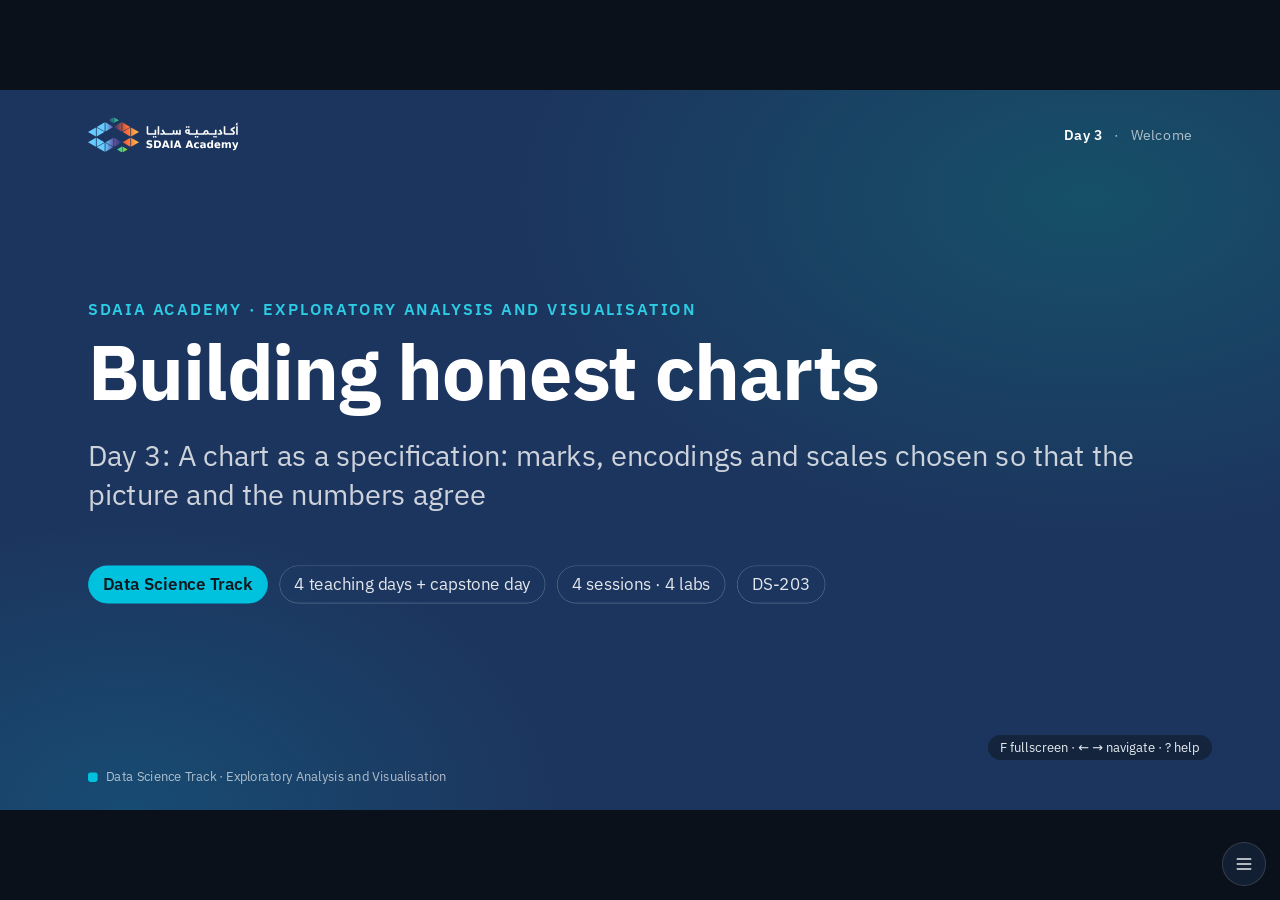
<file: slides/day3.html>
<!doctype html>
<html lang="en" dir="ltr" data-ax="deck" data-track="data-science">
<head>
<meta charset="utf-8">
<meta name="viewport" content="width=device-width, initial-scale=1">
<title>Day 3 · Building honest charts · Exploratory Analysis and Visualisation</title>
<meta name="generator" content="SDAIA Academy engine 1.0.0">
<link rel="icon" href="../_engine/icon.svg">
<link rel="alternate" type="text/markdown" href="day3.md">
<link rel="describedby" href="../llms.txt">
<link rel="stylesheet" href="../_engine/academy.css">
<link rel="stylesheet" href="../assets/course.css">
</head>
<body>
<div class="deck" data-course="Exploratory Analysis and Visualisation" data-track="data-science" data-day="Day 3">
<section class="slide title" id="title" data-auto="title" data-label="Welcome" data-n="1">
  <div class="kicker">SDAIA Academy · Exploratory Analysis and Visualisation</div>
  <h1>Building honest charts</h1>
  <p class="lead mt">Day 3: A chart as a specification: marks, encodings and scales chosen so that the picture and the numbers agree</p>
  <div class="meta"><span class="track">Data Science Track</span><span>4 teaching days + capstone day</span><span>4 sessions · 4 labs</span><span>DS-203</span></div>
  <aside class="notes"><p>Two days of finding things out; today is about showing them. Ask who looked at a chart from work last night and where its y axis started. Take two answers. Today's claim: a chart is a small set of decisions, each of which can be written down, checked and defended, and a misleading chart is one where a decision was made for the conclusion and not for the reader.</p></aside>
</section>

<section class="slide" id="agenda" data-auto="agenda" data-label="Agenda" data-n="2">
  <div class="kicker">Today</div>
  <h2>Building honest charts</h2>
  <div class="agenda"><div class="item"><div><b>Session 1 · Marks, encodings and scales</b><small>A chart is data, marks, encodings and scales; choosing the channel for the comparison that matters</small></div></div><div class="item"><div><b>Session 2 · Small multiples</b><small>Small multiples: when panels beat one crowded chart, and what shared and free scales each let a reader compare</small></div></div><div class="item"><div><b>Session 3 · Charts that mislead</b><small>Six ways a correct number becomes a wrong impression, and the repair for each</small></div></div><div class="item"><div><b>Session 4 · Colour, labels and Arabic text</b><small>Colour that survives colour-vision deficiency and print, labels that carry the finding, and charts that read in Arabic and English</small></div></div></div>
  <aside class="notes"><p>Session 1 gives the vocabulary, session 2 one powerful layout, session 3 the faults, session 4 the finish: colour, words and two languages. All four labs redraw things you already computed on Days 1 and 2, so the numbers are familiar and the attention goes to the chart.</p></aside>
</section>

<section class="slide" id="review-day-2" data-lo="LO3" data-label="Review of Day 2" data-n="3">
  <div class="kicker">Review · Day 2</div>
  <h2>What does the director need beside this number?</h2>
  <div class="quiz" data-type="single" data-lo="LO3" data-id="review-day-2-q1">
    <p class="lead">A report says: "Branch C has the most late deliveries: 310 this quarter." Before the sentence is printed, what has to stand beside 310?</p>
    <div class="opts">
      <div class="opt" data-why="An average of late deliveries over branches is still a count; it does not allow for the size of Branch C" data-k="A">The average number of late deliveries per branch</div>
      <div class="opt" data-why="Last quarter's count shows change in Branch C, not whether it is worse than other branches" data-k="B">The number of late deliveries in the quarter before</div>
      <div class="opt" data-why="A chance check comes after the comparison is right; it cannot repair a count used as a rate" data-k="C">A p-value for the difference between the branches</div>
      <div class="opt" data-ok data-k="D">The deliveries Branch C made, so 310 becomes a rate</div>
    </div>
    <div class="callout tip why"><b>Why.</b> A count ranks by size. "Most late deliveries" needs its denominator before it can mean "worst".</div>
  </div>
  <aside class="notes"><p>Answer: the fourth. Three minutes. It recalls yesterday's thread, a number depends on what it is set against, and it sets up chart 3 of this afternoon's lab, where the same fault appears as a picture.</p></aside>
</section>

<!-- ======================= SESSION 1 ======================= -->
<section class="slide section" id="s1" data-auto="section" data-session="1" data-n="4">
  <div class="kicker">Session 1</div>
  <h1>Marks, encodings and scales</h1>
  <ul class="bullets outcomes"><li>Describe any chart as data, marks, encodings and scales</li><li>Rank position, length, area and colour by how precisely they are read</li><li>Build a layered chart from a written specification</li></ul>
  <div class="sess-no">01</div>
</section>

<section class="slide" id="chart-as-specification" data-lo="LO4" data-label="A chart is a specification" data-n="5" data-session="1">
  <div class="kicker">The grammar of graphics</div>
  <h2>Every chart is four decisions</h2>
  <table class="t">
    <tr><th>Part</th><th>The decision</th><th>In lab 3.1</th></tr>
    <tr><td><b>Data</b></td><td>what one row is</td><td>one site: complaints, visitors, rate</td></tr>
    <tr><td><b>Marks</b></td><td>the shape drawn for each row</td><td>a circle, a rule, a text</td></tr>
    <tr><td><b>Encodings</b></td><td>which column drives which visual channel</td><td>rate → x, site → y, visitors → size</td></tr>
    <tr><td><b>Scales</b></td><td>how values become positions, sizes and colours</td><td>x from zero; sites sorted by rate</td></tr>
  </table>
  <div class="callout tip mt"><b>Why think this way.</b> "Bar chart" and "scatter plot" are names for a few common combinations. The four parts describe all of them, and tell you what to change.</div>
  <aside class="notes"><p>The idea comes from Wilkinson's Grammar of Graphics; ggplot2, Vega-Lite and Altair are built on it. This course uses Vega-Altair, where the four parts are four pieces of code. Day 1's unit of observation is back as the first row: a chart draws one mark per row, so the table decides the chart before any plotting call.</p></aside>
</section>

<section class="slide" id="channels-ranked" data-lo="LO4" data-label="Channels, ranked" data-n="6" data-session="1">
  <div class="kicker">Not all channels are read equally well</div>
  <h2>Give the most precise channel to the comparison that matters</h2>
  <div class="bars">
    <div class="row"><span>Position on a common scale</span><div class="bar c-teal" style="--w:100%"></div><span class="val">most precise</span></div>
    <div class="row"><span>Length</span><div class="bar c-teal" style="--w:82%"></div><span class="val"></span></div>
    <div class="row"><span>Angle and slope</span><div class="bar c-cyan" style="--w:62%"></div><span class="val"></span></div>
    <div class="row"><span>Area</span><div class="bar c-amber" style="--w:44%"></div><span class="val"></span></div>
    <div class="row"><span>Colour intensity</span><div class="bar c-coral" style="--w:28%"></div><span class="val">least precise</span></div>
  </div>
  <ul class="bullets tight mt">
    <li>Colour hue tells categories apart; it does not order them.</li>
    <li>A small difference shows in position long before it shows in area or shade.</li>
  </ul>
  <aside class="notes"><p>The ordering is from Cleveland and McGill's experiments of 1984, repeated many times since; the bar lengths here only show the order, not measured values. The practical rule: decide which comparison the reader must make, and give it position. Everything else gets a weaker channel or leaves the chart. A pie chart encodes its one variable as angle, which is why a sorted bar chart nearly always reads better.</p></aside>
</section>

<section class="slide" id="specification-to-code" data-lo="LO4" data-label="From specification to code" data-n="7" data-session="1">
  <div class="kicker">Lab 3.1, steps 2 and 3</div>
  <h2>The written specification and the code have the same four parts</h2>
  <pre class="code s"><code class="language-python">alt.Chart(rates).mark_circle().encode(                       <span class="hljs-comment"># data, mark</span>
    x=alt.X(<span class="hljs-string">&quot;per_thousand:Q&quot;</span>,                                <span class="hljs-comment"># encoding: a quantity</span>
            scale=alt.Scale(zero=<span class="hljs-literal">True</span>),                      <span class="hljs-comment"># scale: from zero</span>
            title=<span class="hljs-string">&quot;Complaints per thousand visitors, 2023 to 2025&quot;</span>),
    y=alt.Y(<span class="hljs-string">&quot;site:N&quot;</span>, sort=<span class="hljs-string">&quot;-x&quot;</span>, title=<span class="hljs-literal">None</span>),                <span class="hljs-comment"># a name, sorted by x</span>
).properties(title=<span class="hljs-string">&quot;Complaints per thousand visitors by site&quot;</span>)</code></pre>
  <ul class="bullets tight">
    <li><code>:Q</code> a quantity, <code>:N</code> a name, <code>:O</code> an order, <code>:T</code> a time. The type picks the default scale.</li>
    <li>Sorting and titles are part of the specification, not decoration.</li>
  </ul>
  <aside class="notes"><p>Read the code aloud against the previous table. The unsorted version with column names as titles is "correct" and hard to use: the eye has to sort nine dots. Sorting by the value is the cheapest improvement in charting. The checks of the lab read the chart's specification, so two different-looking pieces of code that give the same specification both pass.</p></aside>
</section>

<section class="slide" id="layers" data-lo="LO4" data-label="Layers" data-n="8" data-session="1">
  <div class="kicker">Lab 3.1, step 4</div>
  <h2>Layers share the data and the scales, and add one mark each</h2>
  <div class="cols cols-32">
    <figure class="figure">
      <img src="../assets/figs/d3_1_full.svg" alt="Nine sites sorted by complaints per thousand visitors: a thin line from zero to a circle at each rate, the rate written beside it, circle size showing visitors. Terrace Farms 13.8 and Wadi Trail 11.4 with small circles at the top; the largest circle, Cable Car, is fifth at 5.9">
      <figcaption>Rule, circle and text: three layers.</figcaption>
    </figure>
    <ul class="bullets">
      <li>The rate has position; the visitors have area.</li>
      <li>The largest circle is fifth from the top.</li>
      <li>One chart now says what lab 2.2 needed a paragraph for.</li>
    </ul>
  </div>
  <pre class="code s"><code class="language-python">alt.layer(rule, dot, label)</code></pre>
  <aside class="notes"><p>The precise channel carries the comparison that matters, the rate; the weak channel carries the context, the size of the site, where "large or small" is all the reader needs. The text layer gives exact values so that nobody has to read them off the axis. Ask what the chart would say if rate and visitors swapped channels: yesterday's misleading count chart.</p></aside>
</section>

<section class="slide" id="change-one-mark" data-lo="LO4" data-label="Changing the mark" data-n="9" data-session="1">
  <div class="kicker">Lab 3.1, step 5</div>
  <h2>Change one part and you can say what was gained and lost</h2>
  <div class="cols cols-2">
    <figure class="figure">
      <img src="../assets/figs/d3_1_bars.svg" alt="The same nine rates as horizontal bars from zero, sorted from Terrace Farms to Juniper Park, with no indication of the number of visitors">
      <figcaption>The same data, x and y, as bars.</figcaption>
    </figure>
    <ul class="bullets">
      <li>A bar's length already carries the rate, so size is taken: <b>the visitors drop off the chart</b>.</li>
      <li>Bars are familiar and read fast.</li>
      <li>A bar is measured from its base. A point is read by its place.</li>
    </ul>
  </div>
  <div class="callout note mt"><b>The rule that follows.</b> Bars and areas need an axis from zero. Points and lines may use an axis that starts elsewhere, if the chart says so.</div>
  <aside class="notes"><p>This is the working method for the rest of the day: describe a chart by its parts, change one, and name the consequence. The callout is the most useful single rule of the course and returns twice this afternoon, as fault 1 and as the reason the slope chart of lab 2.4 was fair.</p></aside>
</section>

<section class="slide" id="check-grammar" data-lo="LO4" data-n="10" data-session="1">
  <div class="kicker">Checkpoint</div>
  <h2>Which channel for which variable?</h2>
  <div class="quiz" data-type="single" data-lo="LO4" data-id="check-grammar-q1">
    <p class="lead">A chart must let a manager compare average waiting time across 12 clinics, and also show roughly how many patients each clinic sees. Which specification serves that?</p>
    <div class="opts">
      <div class="opt" data-why="Area is read far less precisely than position, so the comparison that matters gets the weak channel" data-k="A">Clinic on y, patients on x, waiting time as circle size</div>
      <div class="opt" data-ok data-k="B">Clinic on y sorted by wait, waiting time on x, patients as circle size</div>
      <div class="opt" data-why="Colour intensity is the least precise channel, and twelve shades cannot be ranked by eye" data-k="C">Clinic on y, patients on x, waiting time as colour intensity</div>
      <div class="opt" data-why="Twelve slices compare by angle, and the chart has nowhere to put the patients" data-k="D">A pie chart with one slice per clinic, sized by waiting time</div>
    </div>
    <div class="callout tip why"><b>Why.</b> The comparison the reader must make gets position on a common scale; the context gets a weaker channel.</div>
  </div>
  <aside class="notes"><p>Answer: the second. The first is the same chart with the channels swapped and is a legitimate chart for a different question: which clinics are busiest. That is the point: the specification follows the question.</p></aside>
</section>

<section class="slide lab top" id="lab-3-1" data-auto="lab" data-lab="3.1" data-label="Lab 3.1" data-n="11" data-session="1">
  <div class="cols cols-2 mid"><div><div class="lab-tag">Lab 3.1 · 25 min</div><h2>A chart from a written specification</h2><p class="lead small">Rebuild one chart from a written specification: complaint rates by site as marks, encodings, scales and a text layer.</p><a class="nb" href="../labs/D3_1_chart_from_spec.ipynb">D3_1_chart_from_spec.ipynb</a></div><ul class="checklist"><li>Read the specification: data, marks, encodings <span class="min">3 min</span></li><li>The base chart: position for the rate <span class="min">6 min</span></li><li>Sort, start the scale at zero, write the titles <span class="min">5 min</span></li><li>A second encoding and a text layer <span class="min">6 min</span></li><li>Change one mark and say what the reader loses <span class="min">3 min</span></li><li>Write the reading <span class="min">2 min</span></li><li class="stretch">✱ Stretch: Write the specification of a chart from lab 1.3 in the same form</li></ul></div>
  <aside class="notes"><p>Starts from U.site_rates(), nine rows. The tutor may hint at Altair syntax, one step at a time. Common failures: sorting the data frame, which does not sort the axis (use sort="-x"); and putting size on the whole layered chart, which also sizes the text. Step 5 asks which channel was lost: the answer is one word.</p></aside>
</section>

<!-- ======================= SESSION 2 ======================= -->
<section class="slide section" id="s2" data-auto="section" data-session="2" data-n="12">
  <div class="kicker">Session 2</div>
  <h1>Small multiples</h1>
  <ul class="bullets outcomes"><li>Replace a crowded chart with small multiples</li><li>Choose shared scales to compare levels and free scales to compare shapes</li><li>State the scale choice on the chart</li></ul>
  <div class="sess-no">02</div>
</section>

<section class="slide" id="crowded-chart" data-lo="LO4" data-label="The crowded chart" data-n="13" data-session="2">
  <div class="kicker">Lab 3.2, step 1</div>
  <h2>Five lines on one panel answer one question and hide four</h2>
  <div class="cols cols-32">
    <figure class="figure">
      <img src="../assets/figs/d3_2_one_panel.svg" alt="Monthly arrivals for five origin markets as five coloured lines on one panel: Other regions and Tilal region on top with summer peaks, Gulf below them, and Asia and Europe squeezed together near the bottom of the chart">
      <figcaption>Monthly arrivals by origin market.</figcaption>
    </figure>
    <ul class="bullets">
      <li>You can read which market is largest.</li>
      <li>When does Europe peak? Does Asia have a season? The bottom tenth of the chart holds three lines.</li>
      <li>The legend has to be decoded for every line.</li>
    </ul>
  </div>
  <aside class="notes"><p>The largest market averages about 33,700 arrivals a month and the smallest about 4,300: a factor of eight on one linear scale. Ask the two questions on the second bullet and let the room fail to answer them. The usual reflex is a log scale; it works, and a general audience misreads it. There is a simpler repair.</p></aside>
</section>

<section class="slide" id="shared-scales" data-lo="LO4" data-label="Shared scales" data-n="14" data-session="2">
  <div class="kicker">Lab 3.2, step 2</div>
  <h2>Small multiples: the same chart, one panel per group</h2>
  <figure class="figure">
    <img src="../assets/figs/d3_2_shared.svg" alt="Five small panels side by side, one per origin market, all on the same y scale up to 50,000: Tilal region and Other regions show clear summer peaks, Gulf a sharper peak, Asia and Europe appear almost flat near the bottom">
    <figcaption>One y scale for all panels.</figcaption>
  </figure>
  <ul class="bullets tight">
    <li>No legend: each panel is labelled. Once one panel is understood, all are.</li>
    <li>A <b>shared scale</b> compares levels across panels: who is big.</li>
    <li>Asia and Europe are still flat lines.</li>
  </ul>
  <aside class="notes"><p>The term is Tufte's. In Altair it is one line, chart.encode(column="origin:N"). A facet is one more encoding: the origin goes to "which panel" in place of "which colour". Panels are ordered on purpose, here from the nearest market to the farthest, never alphabetically by accident. Yesterday's five histograms by origin were small multiples too.</p></aside>
</section>

<section class="slide" id="free-scales" data-lo="LO4" data-label="Free scales" data-n="15" data-session="2">
  <div class="kicker">Lab 3.2, step 3</div>
  <h2>A scale per panel shows each group's shape</h2>
  <figure class="figure">
    <img src="../assets/figs/d3_2_final.svg" alt="The same five panels, each with its own y scale from zero: Tilal region nearly level, Other regions and Gulf with summer peaks, Asia rising steadily with little season, Europe peaking in December and lowest in summer. Title: Europe comes in winter, everyone else in summer">
    <figcaption>Each panel has its own scale from zero.</figcaption>
  </figure>
  <ul class="bullets tight">
    <li>Europe peaks in <b>December</b>, in every other market's low season.</li>
    <li>Asia has almost no season and the steepest growth.</li>
    <li>Heights can no longer be compared across panels, and the chart says so.</li>
  </ul>
  <aside class="notes"><p>Peak months from the lab: Europe 12, Gulf 7, Tilal and other regions 7, Asia 8. Peak to trough: Gulf 4.1 times, Europe 2.4, Asia 1.4. The winter market was on the first chart too, three pixels high. Each free scale still starts at zero, so heights inside a panel stay in proportion. The subtitle on the chart is the price of free scales: without it a reader assumes Europe is as large as the Gulf.</p></aside>
</section>

<section class="slide" id="which-scale-for-which-question" data-lo="LO4" data-label="Which scale for which question" data-n="16" data-session="2">
  <div class="kicker">Lab 3.2, steps 4 and 5</div>
  <h2>The question chooses the scale</h2>
  <table class="t">
    <tr><th>The reader should compare</th><th>Scales</th><th>Because</th></tr>
    <tr><td>levels: which market is largest</td><td>shared</td><td>heights mean the same in every panel</td></tr>
    <tr><td>shapes: who has a season, and when</td><td>free, from zero</td><td>each shape fills its panel</td></tr>
    <tr><td>growth: who grew fastest</td><td>shared, on an index</td><td>every line starts at 100</td></tr>
  </table>
  <div class="callout warn mt"><b>What goes wrong.</b> Free scales with no note. The reader compares heights across panels anyway and concludes that all markets are the same size.</div>
  <aside class="notes"><p>The third row is the stretch of the lab and the chart of lab 3.4: divide each series by its own 2023 mean and all markets share one scale honestly. An index answers "how much has it changed"; it throws away "how big is it", so say the base on the axis: 2023 = 100. Lab 3.2, step 5 asks for a choice per question and checks that the chart states its scale.</p></aside>
</section>

<section class="slide" id="limits-of-small-multiples" data-lo="LO4" data-label="Limits of small multiples" data-n="17" data-session="2">
  <div class="kicker">When panels stop helping</div>
  <h2>Small multiples trade exact comparison for clarity</h2>
  <div class="cols cols-3">
    <div class="card c-teal"><h4>They suit</h4><p class="small mb0">Three to about twenty groups; one simple chart repeated; a reader who compares patterns.</p></div>
    <div class="card c-coral"><h4>They strain</h4><p class="small mb0">Two lines whose gap is the message: put those on one panel, where the gap has position.</p></div>
    <div class="card c-amber"><h4>They need</h4><p class="small mb0">A deliberate order of panels, identical axes in type, and few tick labels on each.</p></div>
  </div>
  <div class="callout tip mt"><b>A useful middle way.</b> Draw every group in grey in every panel and highlight one. The reader gets the shape and the place among the others.</div>
  <aside class="notes"><p>Comparing two panels means carrying a shape in memory from one to the other, which is less precise than two lines on a common scale. So the choice follows the comparison once more. For the capstone: if your chart has more than four colours, try facets before trying a better palette.</p></aside>
</section>

<section class="slide" id="check-facets" data-lo="LO4" data-n="18" data-session="2">
  <div class="kicker">Checkpoint</div>
  <h2>Shared or free?</h2>
  <div class="quiz" data-type="single" data-lo="LO4" data-id="check-facets-q1">
    <p class="lead">Weekly sales of 8 product lines are drawn as small multiples. The largest line sells fifty times the smallest. The manager asks: "Which lines have a December peak?" Which design answers that?</p>
    <div class="opts">
      <div class="opt" data-why="On a shared scale the small lines are flat, so their December peak cannot be seen" data-k="A">A shared y scale, so that all eight panels can be compared</div>
      <div class="opt" data-why="One panel with eight colours puts the small lines in the bottom pixels and needs a legend" data-k="B">A single panel with eight lines, one colour for each line</div>
      <div class="opt" data-ok data-k="C">A y scale per panel from zero, with a note that scales differ</div>
      <div class="opt" data-why="A scale that does not start at zero exaggerates each peak by a different amount in each panel" data-k="D">A y scale per panel, fitted tightly to each line's range</div>
    </div>
    <div class="callout tip why"><b>Why.</b> The question is about shape, so each panel gets its own scale; from zero, so that a peak keeps its true proportion; with a note, so that heights are not compared across panels.</div>
  </div>
  <aside class="notes"><p>Answer: the third. The fourth is the subtle one: tightly fitted axes turn a ripple of 3% into a mountain in one panel and leave a real peak of 40% looking the same. If the manager's question were "which line sells most", the first option would be right.</p></aside>
</section>

<section class="slide lab top" id="lab-3-2" data-auto="lab" data-lab="3.2" data-label="Lab 3.2" data-n="19" data-session="2">
  <div class="cols cols-2 mid"><div><div class="lab-tag">Lab 3.2 · 25 min</div><h2>Arrivals in small multiples</h2><p class="lead small">Facet arrivals by origin market, draw the panels with shared and with free scales and choose the one that answers each question.</p><a class="nb" href="../labs/D3_2_facet_arrivals.ipynb">D3_2_facet_arrivals.ipynb</a></div><ul class="checklist"><li>Five lines in one panel: what can be read <span class="min">4 min</span></li><li>One panel per market, shared scale <span class="min">5 min</span></li><li>The same panels with free scales <span class="min">5 min</span></li><li>What each version answers: peak month and peak-to-trough ratio <span class="min">5 min</span></li><li>Choose, order the panels and say the scale on the chart <span class="min">4 min</span></li><li>Write the reading <span class="min">2 min</span></li><li class="stretch">✱ Stretch: Index each market to 2023 = 100 and compare with the free-scale version</li></ul></div>
  <aside class="notes"><p>Starts from U.arrivals(). The tutor may hint at syntax. Common failure: resolve_scale applied before the facet, which has no effect; and forgetting the subtitle, which the last check reads. The profile table of step 4 gives the numbers for the reading: peak month and peak-to-trough ratio per market.</p></aside>
</section>

<!-- ======================= SESSION 3 ======================= -->
<section class="slide section" id="s3" data-auto="section" data-session="3" data-n="20">
  <div class="kicker">Session 3</div>
  <h1>Charts that mislead</h1>
  <ul class="bullets outcomes"><li>Name the fault of a misleading chart</li><li>Repair a chart by changing its scale, window, measure or encoding</li><li>Say what a reader concludes before and after the repair</li></ul>
  <div class="sess-no">03</div>
</section>

<section class="slide" id="six-faults" data-lo="LO4" data-label="Six faults" data-n="21" data-session="3">
  <div class="kicker">The board's earlier report</div>
  <h2>Six charts, every number correct, every impression wrong</h2>
  <table class="t small">
    <tr><th>Fault</th><th>What it does</th><th>Repair</th></tr>
    <tr><td><b>Cut baseline</b></td><td>a bar's axis does not start at zero</td><td>start at zero, or change the mark</td></tr>
    <tr><td><b>Picked window</b></td><td>a few periods chosen out of many</td><td>show the whole series</td></tr>
    <tr><td><b>Count for rate</b></td><td>counts compared across unequal groups</td><td>divide by the denominator</td></tr>
    <tr><td><b>Two axes</b></td><td>two scales stretched until shapes agree</td><td>one variable against the other</td></tr>
    <tr><td><b>Running total</b></td><td>a cumulative line, which can only rise</td><td>plot the amount per period</td></tr>
    <tr><td><b>Uneven steps</b></td><td>unequal periods drawn as equal steps</td><td>equal periods on a time axis</td></tr>
  </table>
  <aside class="notes"><p>None of these charts contains a false number, and that is why they pass review. Most were drawn in good faith by Nayef Al-Jumaah, the communications officer, with the defaults of a spreadsheet and a headline in mind. Tell the room: you will find these in your own past work; everybody does. The next six slides take one each, before and after.</p></aside>
</section>

<section class="slide" id="fault-cut-baseline" data-lo="LO4" data-label="1 · Cut baseline" data-n="22" data-session="3">
  <div class="kicker">Fault 1 · Cut baseline</div>
  <h2>"Satisfaction collapsed in 2025"</h2>
  <div class="cols cols-2">
    <figure class="figure fig-s">
      <img src="../assets/figs/d3_3_orig_1.svg" alt="Bar chart of mean satisfaction for 2023, 2024 and 2025 with the y axis running from 4.0 to 4.2: the 2025 bar is less than half the height of the 2024 bar">
      <figcaption>As published: the axis runs from 4.0 to 4.2.</figcaption>
    </figure>
    <figure class="figure fig-s">
      <img src="../assets/figs/d3_3_fix_1.svg" alt="The same three means as bars on an axis from 0 to 5: three bars of almost equal height, titled Mean satisfaction 4.14, 4.15, 4.07">
      <figcaption>Repaired: bars from zero.</figcaption>
    </figure>
  </div>
  <ul class="bullets tight">
    <li>A bar says "this much". Cut the base and the 2025 bar is half the 2024 bar for a fall of 2%.</li>
    <li>If 0.08 matters, use points on a stated axis, with intervals.</li>
  </ul>
  <aside class="notes"><p>The means are 4.14, 4.15 and 4.07. The repaired chart looks dull because the difference is small; that is the honest picture of a small difference. Whether it is also a real difference is tomorrow's subject, and yesterday showed it is a change of mix. A reader of the original would have called a meeting.</p></aside>
</section>

<section class="slide" id="fault-picked-window" data-lo="LO4" data-label="2 · Picked window" data-n="23" data-session="3">
  <div class="kicker">Fault 2 · Picked window</div>
  <h2>"Arrivals up 37% in a year"</h2>
  <div class="cols cols-2">
    <figure class="figure fig-s">
      <img src="../assets/figs/d3_3_orig_2.svg" alt="Two bars: arrivals in October 2023 and in October 2024, the second 37% taller">
      <figcaption>As published: two months of thirty-six.</figcaption>
    </figure>
    <figure class="figure fig-s">
      <img src="../assets/figs/d3_3_fix_2.svg" alt="Line of all 36 months of arrivals from zero, with summer peaks rising slowly and October 2024 standing out as a spike">
      <figcaption>Repaired: every month.</figcaption>
    </figure>
  </div>
  <ul class="bullets tight">
    <li>October 2024 was the first Honey Festival. The typical yearly growth is about 7%.</li>
    <li>Ask of any two-point comparison: why these two points?</li>
  </ul>
  <aside class="notes"><p>The number is right: October 2024 against October 2023 is plus 37%. The choice of months is the fault. With 36 months there are 630 pairs to choose from, and some pair will support any headline. The repair is not a better pair; it is the series, with the event named in the title.</p></aside>
</section>

<section class="slide" id="fault-count-for-rate" data-lo="LO4" data-label="3 · Count for rate" data-n="24" data-session="3">
  <div class="kicker">Fault 3 · Count for rate</div>
  <h2>"The Cable Car is our problem site"</h2>
  <div class="cols cols-2">
    <figure class="figure fig-s">
      <img src="../assets/figs/d3_3_orig_3.svg" alt="Bar chart of complaints by site: Cable Car far ahead with 599, then Souq Walk 394 and Tilal Fort 296, down to Honey Museum 139">
      <figcaption>As published: complaints.</figcaption>
    </figure>
    <figure class="figure fig-s">
      <img src="../assets/figs/d3_3_fix_3.svg" alt="Bar chart of complaints per thousand visitors by site: Terrace Farms 13.8 and Wadi Trail 11.4 lead, Cable Car is fifth at 5.9">
      <figcaption>Repaired: per thousand visitors.</figcaption>
    </figure>
  </div>
  <ul class="bullets tight">
    <li>The picture of yesterday's lab 2.2: the busiest site leads any count.</li>
    <li>The repair changes the <b>measure</b>, not the drawing.</li>
  </ul>
  <aside class="notes"><p>Move fast here; the room did this yesterday in numbers. The point for today: the chart on the left is well drawn. Sorted, from zero, clearly labelled. A fault can sit in the data decision, the first of the four parts, and no styling will show it.</p></aside>
</section>

<section class="slide" id="fault-two-axes" data-lo="LO4" data-label="4 · Two axes" data-n="25" data-session="3">
  <div class="kicker">Fault 4 · Two axes</div>
  <h2>"Hotels follow the sites exactly"</h2>
  <div class="cols cols-2">
    <figure class="figure fig-s">
      <img src="../assets/figs/d3_3_orig_4.svg" alt="Two lines over three years on one chart, tickets per week on the left axis and hotel occupancy on the right axis, each axis fitted so that the two lines lie almost on top of each other">
      <figcaption>As published: two y axes, each fitted to its line.</figcaption>
    </figure>
    <figure class="figure fig-s">
      <img src="../assets/figs/d3_3_fix_4.svg" alt="Scatter plot of 156 weeks, tickets sold per week against share of hotel rooms sold: a loose rising cloud from about 40% at 1,800 tickets to about 68% at 3,600">
      <figcaption>Repaired: one variable against the other.</figcaption>
    </figure>
  </div>
  <ul class="bullets tight">
    <li>With two free axes, any two series can be made to overlap. Where they cross means nothing.</li>
    <li>The scatter shows the relation at its true strength: 0.70, loosely.</li>
  </ul>
  <aside class="notes"><p>The dual-axis chart is the most requested misleading chart in business reporting. The designer picks both ranges, so the designer picks how well the lines agree. If the audience insists on time on the x axis, use two panels stacked on a shared time axis, or index both series to 100. The scatter loses time and gains honesty about strength.</p></aside>
</section>

<section class="slide" id="fault-running-total" data-lo="LO4" data-label="5 · Running total" data-n="26" data-session="3">
  <div class="kicker">Fault 5 · Running total</div>
  <h2>"Local visits keep climbing"</h2>
  <div class="cols cols-2">
    <figure class="figure fig-s">
      <img src="../assets/figs/d3_3_orig_5.svg" alt="A line of cumulative arrivals from the Tilal region since January 2023, rising steadily to about 750,000">
      <figcaption>As published: arrivals since January 2023.</figcaption>
    </figure>
    <figure class="figure fig-s">
      <img src="../assets/figs/d3_3_fix_5.svg" alt="Line of monthly arrivals from the Tilal region from zero: summer peaks that get lower each year, titled Local arrivals are drifting down">
      <figcaption>Repaired: arrivals per month.</figcaption>
    </figure>
  </div>
  <ul class="bullets tight">
    <li>A running total rises whenever anything arrives at all. It cannot show a fall.</li>
    <li>Local arrivals fell 6% over two years: 258,000 in 2023, 242,000 in 2025.</li>
  </ul>
  <aside class="notes"><p>Cumulative charts belong to progress against a target, where the total is the message. For "is it growing", the eye would have to read the slope's change, a second derivative, and nobody can. Here the chart hid the only market that is shrinking: 258,197, then 252,114, then 241,911.</p></aside>
</section>

<section class="slide" id="fault-uneven-steps" data-lo="LO4" data-label="6 · Uneven steps" data-n="27" data-session="3">
  <div class="kicker">Fault 6 · Uneven steps</div>
  <h2>"Arrivals fell off a cliff in 2025"</h2>
  <div class="cols cols-2">
    <figure class="figure fig-s">
      <img src="../assets/figs/d3_3_orig_6.svg" alt="Line with five points labelled 2023, 2024, January to June 2025, July 2025 and August 2025: two high points for the full years, then a steep fall to the half year and to the single months">
      <figcaption>As published: years, a half year and two months.</figcaption>
    </figure>
    <figure class="figure fig-s">
      <img src="../assets/figs/d3_3_fix_6.svg" alt="Bar chart of arrivals in the three full years, each bar higher than the last, titled Arrivals rose in both years">
      <figcaption>Repaired: three periods of equal length.</figcaption>
    </figure>
  </div>
  <ul class="bullets tight">
    <li>A year, half a year and a month were drawn as equal steps.</li>
    <li>Yearly arrivals: 842,000, 914,000, 998,000.</li>
  </ul>
  <aside class="notes"><p>This one is usually an accident: a table that grew by appending the latest months, charted with the periods as labels. A time axis of type temporal would have exposed it, because the points would not be evenly spaced. The same fault appears on axes with gaps: 2010, 2015, 2020, 2021, 2022.</p></aside>
</section>

<section class="slide" id="before-you-publish" data-lo="LO4" data-label="Before a chart goes out" data-n="28" data-session="3">
  <div class="kicker">Lab 3.3, step 4</div>
  <h2>Five questions before a chart goes out</h2>
  <div class="cols cols-2">
    <ul class="bullets">
      <li>Does a bar or an area start at zero?</li>
      <li>Is the whole period shown, in equal steps?</li>
      <li>Is it the right measure: rate, per period, per unit?</li>
      <li>Is there one y axis?</li>
      <li>Does the title say what the chart shows, and no more?</li>
    </ul>
    <div class="card c-coral"><h4>The test of a repair</h4><p class="small mb0">Write what a reader concludes from the chart before and after. If the two sentences agree, the fault was cosmetic. In all six cases here they disagree.</p></div>
  </div>
  <aside class="notes"><p>The lab asks for exactly this pair of sentences. A repaired chart is often less exciting, and the analyst will be asked to "make it pop". The answer is the pair of sentences: the published chart made readers believe something the data does not say. The transparency principle of the national AI ethics principles applies to a chart as much as to a model.</p></aside>
</section>

<section class="slide" id="check-misleading" data-lo="LO4" data-n="29" data-session="3">
  <div class="kicker">Checkpoint</div>
  <h2>Name the fault</h2>
  <div class="quiz" data-type="single" data-lo="LO4" data-id="check-misleading-q1">
    <p class="lead">A slide shows app downloads "since launch" as a line that rises every month, under the title "Growth is accelerating". Monthly downloads have in fact been falling for half a year. Which fault is this, and which repair?</p>
    <div class="opts">
      <div class="opt" data-why="The axis may well start at zero; a cumulative line misleads whatever its baseline is" data-k="A">Cut baseline: restart the y axis of the line at zero</div>
      <div class="opt" data-why="The whole period is shown; the trouble is the measure, which cannot go down" data-k="B">Picked window: add the months before the launch</div>
      <div class="opt" data-why="There is one axis and one series; nothing is being stretched to match another line" data-k="C">Two axes: move downloads to a second panel</div>
      <div class="opt" data-ok data-k="D">Running total: plot the downloads of each month</div>
    </div>
    <div class="callout tip why"><b>Why.</b> A cumulative line can only rise. "Is it growing" is a question about the amount per period, so plot that.</div>
  </div>
  <aside class="notes"><p>Answer: the fourth. Ask the room what the cumulative chart would be right for: progress towards a target of total downloads, with the target drawn on it.</p></aside>
</section>

<section class="slide lab top" id="lab-3-3" data-auto="lab" data-lab="3.3" data-label="Lab 3.3" data-n="30" data-session="3">
  <div class="cols cols-2 mid"><div><div class="lab-tag">Lab 3.3 · 25 min</div><h2>Repair six misleading charts</h2><p class="lead small">Repair six misleading charts from the board's earlier report and name each fault: a cut baseline, a picked window, counts for rates, two axes, a running total and uneven time steps.</p><a class="nb" href="../labs/D3_3_repair_six_charts.ipynb">D3_3_repair_six_charts.ipynb</a></div><ul class="checklist"><li>Name the fault of each of the six charts <span class="min">5 min</span></li><li>Repair charts 1 to 3: baseline, window, rate <span class="min">9 min</span></li><li>Repair charts 4 to 6: two axes, running total, time steps <span class="min">9 min</span></li><li>Write what a reader now concludes <span class="min">2 min</span></li><li class="stretch">✱ Stretch: Find a seventh chart in your own work and name its fault</li></ul></div>
  <aside class="notes"><p>The longest lab of the day in thinking, short in code: U.misleading(k) hands over each chart as published with the data its repair needs. Naming the six faults is done without the assistant; the tutor may hint at syntax for the repairs. Any honest repair passes: the checks read the specification, for example "bars from zero, or no bars". Pairs work well here.</p></aside>
</section>

<!-- ======================= SESSION 4 ======================= -->
<section class="slide section" id="s4" data-auto="section" data-session="4" data-n="31">
  <div class="kicker">Session 4</div>
  <h1>Colour, labels and Arabic text</h1>
  <ul class="bullets outcomes"><li>Choose a palette by the type of variable and test it for colour-vision deficiency</li><li>Add a second channel so that colour is never the only carrier</li><li>Produce one chart in Arabic and in English from the same code</li></ul>
  <div class="sess-no">04</div>
</section>

<section class="slide" id="palette-by-variable" data-lo="LO4" data-label="Palette by type of variable" data-n="32" data-session="4">
  <div class="kicker">Colour is an encoding</div>
  <h2>The type of the variable chooses the kind of palette</h2>
  <div class="cols cols-3">
    <div class="card c-teal"><h4>Categorical</h4><p class="small mb0">Names with no order: origin market, site. Distinct hues of similar weight. Five to seven at most.</p></div>
    <div class="card c-cyan"><h4>Sequential</h4><p class="small mb0">Low to high: a count, a rate. One hue from light to dark, as in the heatmap of lab 2.1.</p></div>
    <div class="card c-coral"><h4>Diverging</h4><p class="small mb0">Two directions from a midpoint: above and below a baseline. Two hues meeting in a neutral colour.</p></div>
  </div>
  <div class="callout warn mt"><b>What goes wrong.</b> A rainbow for a quantity: the eye sees bands where the data has none. Or a light-to-dark ramp for names: the reader sees an order that does not exist.</div>
  <aside class="notes"><p>Colour was the weakest channel for precise reading this morning, so it gets the job it does well: telling a few groups apart, or showing low against high. More than seven categories: group the small ones, or use facets. Emphasis is a fourth use: everything grey, one thing coloured, as in lab 4.3 tomorrow.</p></aside>
</section>

<section class="slide" id="colour-vision" data-lo="LO4" data-label="Colour-vision deficiency" data-n="33" data-session="4">
  <div class="kicker">Lab 3.4, step 1</div>
  <h2>Test the palette for colour-vision deficiency</h2>
  <div class="cols cols-32">
    <figure class="figure">
      <img src="../assets/figs/d3_4_draft.svg" alt="The draft chart: five lines of yearly arrivals indexed to 100 in 2023, in red, green, orange, brown and blue, with axis titles year and index and the title Arrivals">
    </figure>
    <ul class="bullets">
      <li>Under red-green deficiency the draft's red and green are <b>7 units</b> apart: hard to tell.</li>
      <li>The Okabe-Ito palette keeps every pair above <b>18</b>.</li>
      <li>Do not trust the look on your own screen.</li>
    </ul>
  </div>
  <aside class="notes"><p>Red-green deficiency affects roughly 8% of men and 0.5% of women of Northern European descent, with somewhat lower figures reported elsewhere; in a board of twelve, expect one reader. The lab simulates deuteranopia and protanopia with published matrices (Machado and colleagues, 2009) and measures the distance between colours in a perceptual space: below about 10 two colours are easily confused. Okabe and Ito's palette is the common safe default.</p></aside>
</section>

<section class="slide" id="second-channel" data-lo="LO4" data-label="A second channel" data-n="34" data-session="4">
  <div class="kicker">Lab 3.4, step 2</div>
  <h2>Colour is never the only carrier</h2>
  <div class="cols cols-32">
    <figure class="figure">
      <img src="../assets/figs/d3_4_safe.svg" alt="The same five index lines in the Okabe-Ito colours, each also with its own dash pattern, with a single legend showing colour and dash together">
      <figcaption>Safe palette, and a dash pattern per market.</figcaption>
    </figure>
    <ul class="bullets">
      <li>A second channel repeats the first: dash for lines, shape for points.</li>
      <li>Better still, <b>label the lines directly</b> at their ends and drop the legend.</li>
      <li>The test: print the chart in grey. Can each line still be named?</li>
    </ul>
  </div>
  <aside class="notes"><p>Redundant encoding serves the colour-blind reader, the reader of a photocopy and the reader in a bright meeting room. Direct labels are the stretch of the lab and were used on the slope chart of lab 2.4. In Altair the colour and the dash legends merge into one when both scales are given the same domain; if two legends appear, that is the cause.</p></aside>
</section>

<section class="slide" id="labels-carry-the-finding" data-lo="LO4" data-label="Labels carry the finding" data-n="35" data-session="4">
  <div class="kicker">The words on a chart</div>
  <h2>The title states the finding; the rest says how to read it</h2>
  <table class="t small">
    <tr><th>Text</th><th>Draft</th><th>Finished</th></tr>
    <tr><td>Title</td><td>Arrivals</td><td>Arrivals grew fastest from the smallest markets</td></tr>
    <tr><td>Subtitle</td><td>none</td><td>Yearly arrivals by origin market, 2023 = 100</td></tr>
    <tr><td>y axis</td><td>index</td><td>Arrivals, 2023 = 100</td></tr>
    <tr><td>Legend</td><td>origin</td><td>Origin market</td></tr>
  </table>
  <ul class="bullets tight mt">
    <li>A title that names the finding can be checked against the chart. "Arrivals" cannot be wrong, or useful.</li>
    <li>Units, the base of an index, the period and the source belong on the chart, since charts get copied without their page.</li>
  </ul>
  <aside class="notes"><p>The finding: with 2023 as 100, arrivals in 2025 stand at 167 for Asia, 157 for Europe, 142 for the Gulf, 117 for other regions and 94 for the Tilal region. A title sentence is a claim, so it must be one the chart supports; "smallest markets grew fastest" is, "international marketing works" is not. Column names such as per_thousand never reach a reader.</p></aside>
</section>

<section class="slide" id="one-function-two-languages" data-lo="LO4" data-label="One function, two languages" data-n="36" data-session="4">
  <div class="kicker">Lab 3.4, step 3</div>
  <h2>The words live in a file; the chart is drawn by one function</h2>
  <pre class="code s"><code class="language-python">L = U.js(<span class="hljs-string">&quot;labels.json&quot;</span>)                       <span class="hljs-comment"># every text, in Arabic and English</span>

<span class="hljs-keyword">def</span> <span class="hljs-title function_">chart</span>(<span class="hljs-params">data, lang</span>):
    T = L[<span class="hljs-string">&quot;text&quot;</span>][lang]                       <span class="hljs-comment"># title, subtitle, x, y, legend</span>
    d = data.assign(origin_label=data[<span class="hljs-string">&quot;origin&quot;</span>].<span class="hljs-built_in">map</span>(L[<span class="hljs-string">&quot;origins&quot;</span>]) <span class="hljs-keyword">if</span> lang == <span class="hljs-string">&quot;ar&quot;</span> <span class="hljs-keyword">else</span> data[<span class="hljs-string">&quot;origin&quot;</span>])
    <span class="hljs-keyword">return</span> alt.Chart(d).mark_line().encode(
        x=alt.X(<span class="hljs-string">&quot;year:O&quot;</span>, title=T[<span class="hljs-string">&quot;x&quot;</span>]), y=alt.Y(<span class="hljs-string">&quot;index:Q&quot;</span>, title=T[<span class="hljs-string">&quot;y&quot;</span>]),
        color=alt.Color(<span class="hljs-string">&quot;origin_label:N&quot;</span>, title=T[<span class="hljs-string">&quot;legend&quot;</span>]),
    ).properties(title=alt.Title(T[<span class="hljs-string">&quot;title&quot;</span>], subtitle=T[<span class="hljs-string">&quot;subtitle&quot;</span>]))</code></pre>
  <ul class="bullets tight">
    <li>The data keeps its own column; the labels are mapped at drawing time.</li>
    <li>Two charts copied and edited by hand drift apart at the first correction.</li>
  </ul>
  <aside class="notes"><p>Shortened from the lab's solution. The principle is the one behind the whole of Day 4's last session: one path from data to output, with what varies passed as a parameter. A translator can correct labels.json without opening the code. The lab checks that every text on each chart comes from the file.</p></aside>
</section>

<section class="slide" id="arabic-details" data-lo="LO4" data-label="Arabic details" data-n="37" data-session="4">
  <div class="kicker">Lab 3.4, step 4</div>
  <h2>In Arabic the words move; the data does not</h2>
  <div class="cols cols-32">
    <figure class="figure">
      <img src="../assets/figs/d3_4_chart_ar.svg" alt="The Arabic version of the index chart: title and subtitle in Arabic aligned to the right, y axis on the right side, legend on the left with Arabic market names, years 2023 to 2025 running left to right with Western digits">
      <figcaption>The Arabic version, from the same function.</figcaption>
    </figure>
    <ul class="bullets">
      <li>Title anchored at the right; y axis on the right.</li>
      <li>House style of this course: Western digits, and time from left to right, in both versions.</li>
      <li>Let the text engine shape and order Arabic. <b>Never reverse or reshape strings by hand.</b></li>
    </ul>
  </div>
  <aside class="notes"><p>Two choices here are the course's house style and not a universal rule: digits and the direction of time. Organisations differ; what matters is that the choice is written down and applied by the function, not chart by chart. Check the exported image, not only the notebook: some image exporters do not shape Arabic, and letters appear disconnected. The lab exports through the same renderer as the notebook.</p></aside>
</section>

<section class="slide" id="check-colour" data-lo="LO4" data-n="38" data-session="4">
  <div class="kicker">Checkpoint</div>
  <h2>Which change comes first?</h2>
  <div class="quiz" data-type="single" data-lo="LO4" data-id="check-colour-q1">
    <p class="lead">A line chart of four regions uses red, green, blue and orange lines and a legend. It will be printed in a bilingual annual report. Which single change helps the most readers?</p>
    <div class="opts">
      <div class="opt" data-ok data-k="A">Label each line at its end, and give each its own dash pattern</div>
      <div class="opt" data-why="Thicker lines are easier to see and exactly as hard to tell apart by colour" data-k="B">Make the four lines thicker so that the colours show better</div>
      <div class="opt" data-why="A light-to-dark ramp suggests an order among regions that the data does not have" data-k="C">Use four shades of one blue, from light to dark</div>
      <div class="opt" data-why="A longer legend is still decoded by colour, which fails in grey print and for red-green deficiency" data-k="D">Add the region names to the legend in both languages</div>
    </div>
    <div class="callout tip why"><b>Why.</b> Direct labels and a second channel work in grey print and for readers with a colour-vision deficiency. A legend that depends on colour alone does not.</div>
  </div>
  <aside class="notes"><p>Answer: the first. A safe palette would be the natural second change. The third option is the most common "tasteful" redesign and it is wrong for categories.</p></aside>
</section>

<section class="slide lab top" id="lab-3-4" data-auto="lab" data-lab="3.4" data-label="Lab 3.4" data-n="39" data-session="4">
  <div class="cols cols-2 mid"><div><div class="lab-tag">Lab 3.4 · 25 min</div><h2>One chart, two languages, safe colours</h2><p class="lead small">Make one chart readable in Arabic and English and colour-blind safe: test the palette, add a second channel and draw both language versions from one function.</p><a class="nb" href="../labs/D3_4_bilingual_chart.ipynb">D3_4_bilingual_chart.ipynb</a></div><ul class="checklist"><li>Test the supplied palette for colour-vision deficiency <span class="min">4 min</span></li><li>A safe palette and a second channel <span class="min">6 min</span></li><li>One function, two languages: titles and names from a label file <span class="min">7 min</span></li><li>Arabic details: axis side, alignment, digits <span class="min">5 min</span></li><li>Write the reading <span class="min">3 min</span></li><li class="stretch">✱ Stretch: Replace the legend with a label at the end of each line</li></ul></div>
  <aside class="notes"><p>Starts from U.arrivals() and data/labels.json. Nothing is installed for Arabic: the browser shapes the text. On Windows, a notebook run outside Colab should be started with PYTHONUTF8=1, as the labs README says. Common failure: translating the origin column in the data itself, which breaks the join to every other table; the lab checks that the data keeps its own column.</p></aside>
</section>

<section class="slide" id="wrap-up" data-label="Wrap-up" data-n="40" data-session="4">
  <div class="kicker">Day 3</div>
  <h2>A chart is decisions you can defend</h2>
  <div class="cols cols-4">
    <div class="card c-teal"><h4>Four parts</h4><p class="small mb0">Data, marks, encodings, scales. Position goes to the comparison that matters.</p></div>
    <div class="card c-cyan"><h4>Panels</h4><p class="small mb0">Shared scales for levels, free scales for shapes, and the choice written on the chart.</p></div>
    <div class="card c-coral"><h4>Six faults</h4><p class="small mb0">Baseline, window, measure, axes, running totals, steps. Test a repair by what a reader concludes.</p></div>
    <div class="card c-purple"><h4>The finish</h4><p class="small mb0">A tested palette, a second channel, a title that states the finding, one function for two languages.</p></div>
  </div>
  <aside class="notes"><p>Ask: which of the six faults have you published? Then the bridge to tomorrow: every chart today showed a number as if it were exact. Terrace Farms tops a ranking on 59 survey responses. Tomorrow asks how sure we are, and how to draw that.</p></aside>
</section>

<section class="slide dark" id="next" data-label="Next" data-n="41" data-session="4">
  <div class="kicker">Day 4</div>
  <h1>Check and report</h1>
  <p class="lead">Could it be chance, how to draw what is not known, why the best of many comparisons looks real, and a report that anyone can run again.</p>
  <ul class="bullets">
    <li>Tomorrow uses the bootstrap and the permutation test of DS-201. Reread your notes on both.</li>
    <li>In lab 4.4 you choose your capstone dataset.</li>
  </ul>
  <aside class="notes"><p>Day 4 does not re-teach resampling; it applies it to patterns found by exploring. Anyone unsure of the two procedures should look at their DS-201 material tonight.</p></aside>
</section>
</div>
<script type="application/json" id="academy-data">{"v":1,"engine":"1.0.0","build":{"at":"2026-11-24T17:04:02Z","version":"2027.2.0","commit":"275c4e8"},"course":{"id":"ds-203","code":"DS-203","title":"Exploratory Analysis and Visualisation","track":"data-science","lang":"en","dir":"ltr","url":"https://sdaiaacademy.github.io/ds-203/","repo":"SDAIAAcademy/ds-203","home":"../index.html"},"deck":{"id":"day3","kind":"day","day":3,"label":"Day 3","title":"Building honest charts","prev":"day2.html","next":"day4.html","md":"day3.md","alt":{}},"sessions":[{"n":1,"label":"Session 1","title":"Marks, encodings and scales","slide":"s1","outcomes":["Describe any chart as data, marks, encodings and scales","Rank position, length, area and colour by how precisely they are read","Build a layered chart from a written specification"],"minutes":50,"lab":{"id":"3.1","title":"A chart from a written specification","minutes":25,"href":"../labs/D3_1_chart_from_spec.ipynb"}},{"n":2,"label":"Session 2","title":"Small multiples","slide":"s2","outcomes":["Replace a crowded chart with small multiples","Choose shared scales to compare levels and free scales to compare shapes","State the scale choice on the chart"],"minutes":50,"lab":{"id":"3.2","title":"Arrivals in small multiples","minutes":25,"href":"../labs/D3_2_facet_arrivals.ipynb"}},{"n":3,"label":"Session 3","title":"Charts that mislead","slide":"s3","outcomes":["Name the fault of a misleading chart","Repair a chart by changing its scale, window, measure or encoding","Say what a reader concludes before and after the repair"],"minutes":50,"lab":{"id":"3.3","title":"Repair six misleading charts","minutes":25,"href":"../labs/D3_3_repair_six_charts.ipynb"}},{"n":4,"label":"Session 4","title":"Colour, labels and Arabic text","slide":"s4","outcomes":["Choose a palette by the type of variable and test it for colour-vision deficiency","Add a second channel so that colour is never the only carrier","Produce one chart in Arabic and in English from the same code"],"minutes":50,"lab":{"id":"3.4","title":"One chart, two languages, safe colours","minutes":25,"href":"../labs/D3_4_bilingual_chart.ipynb"}}],"slides":[{"id":"title","n":1,"title":"Building honest charts","kind":"title","session":0,"hash":"225b636b","md":"#### [day3#title] Building honest charts\n\n*SDAIA Academy · Exploratory Analysis and Visualisation*\n\nDay 3: A chart as a specification: marks, encodings and scales chosen so that the picture and the numbers agree\n\nData Science Track · 4 teaching days + capstone day · 4 sessions · 4 labs · DS-203","notes":"Two days of finding things out; today is about showing them. Ask who looked at a chart from work last night and where its y axis started. Take two answers. Today's claim: a chart is a small set of decisions, each of which can be written down, checked and defended, and a misleading chart is one where a decision was made for the conclusion and not for the reader.","minutes":null,"lo":[]},{"id":"agenda","n":2,"title":"Building honest charts","kind":"content","session":0,"hash":"363b2a44","md":"#### [day3#agenda] Building honest charts\n\n*Today*\n\n- **Session 1 · Marks, encodings and scales**: A chart is data, marks, encodings and scales; choosing the channel for the comparison that matters\n- **Session 2 · Small multiples**: Small multiples: when panels beat one crowded chart, and what shared and free scales each let a reader compare\n- **Session 3 · Charts that mislead**: Six ways a correct number becomes a wrong impression, and the repair for each\n- **Session 4 · Colour, labels and Arabic text**: Colour that survives colour-vision deficiency and print, labels that carry the finding, and charts that read in Arabic and English","notes":"Session 1 gives the vocabulary, session 2 one powerful layout, session 3 the faults, session 4 the finish: colour, words and two languages. All four labs redraw things you already computed on Days 1 and 2, so the numbers are familiar and the attention goes to the chart.","minutes":null,"lo":[]},{"id":"review-day-2","n":3,"title":"What does the director need beside this number?","kind":"quiz","session":0,"hash":"74bea578","md":"#### [day3#review-day-2] What does the director need beside this number?\n\n*Review · Day 2*\n\n**Question:** A report says: \"Branch C has the most late deliveries: 310 this quarter.\" Before the sentence is printed, what has to stand beside 310?\n\n- A. The average number of late deliveries per branch\n- B. The number of late deliveries in the quarter before\n- C. A p-value for the difference between the branches\n- D. The deliveries Branch C made, so 310 becomes a rate","notes":"Answer: the fourth. Three minutes. It recalls yesterday's thread, a number depends on what it is set against, and it sets up chart 3 of this afternoon's lab, where the same fault appears as a picture.","minutes":null,"lo":["LO3"]},{"id":"s1","n":4,"title":"Marks, encodings and scales","kind":"section","session":1,"hash":"6aa9c3da","md":"#### [day3#s1] Marks, encodings and scales\n\n*Session 1*\n\n- Describe any chart as data, marks, encodings and scales\n- Rank position, length, area and colour by how precisely they are read\n- Build a layered chart from a written specification","notes":"","minutes":null,"lo":["LO4"]},{"id":"chart-as-specification","n":5,"title":"Every chart is four decisions","kind":"content","session":1,"hash":"b53a003f","md":"#### [day3#chart-as-specification] Every chart is four decisions\n\n*The grammar of graphics*\n\n| Part | The decision | In lab 3.1 |\n| --- | --- | --- |\n| **Data** | what one row is | one site: complaints, visitors, rate |\n| **Marks** | the shape drawn for each row | a circle, a rule, a text |\n| **Encodings** | which column drives which visual channel | rate → x, site → y, visitors → size |\n| **Scales** | how values become positions, sizes and colours | x from zero; sites sorted by rate |\n\n> **Why think this way.** \"Bar chart\" and \"scatter plot\" are names for a few common combinations. The four parts describe all of them, and tell you what to change.","notes":"The idea comes from Wilkinson's Grammar of Graphics; ggplot2, Vega-Lite and Altair are built on it. This course uses Vega-Altair, where the four parts are four pieces of code. Day 1's unit of observation is back as the first row: a chart draws one mark per row, so the table decides the chart before any plotting call.","minutes":null,"lo":["LO4"]},{"id":"channels-ranked","n":6,"title":"Give the most precise channel to the comparison that matters","kind":"content","session":1,"hash":"fedaa9d3","md":"#### [day3#channels-ranked] Give the most precise channel to the comparison that matters\n\n*Not all channels are read equally well*\n\n| Item | Value |\n| --- | --- |\n| Position on a common scale | most precise |\n| Length |  |\n| Angle and slope |  |\n| Area |  |\n| Colour intensity | least precise |\n\n- Colour hue tells categories apart; it does not order them.\n- A small difference shows in position long before it shows in area or shade.","notes":"The ordering is from Cleveland and McGill's experiments of 1984, repeated many times since; the bar lengths here only show the order, not measured values. The practical rule: decide which comparison the reader must make, and give it position. Everything else gets a weaker channel or leaves the chart. A pie chart encodes its one variable as angle, which is why a sorted bar chart nearly always reads better.","minutes":null,"lo":["LO4"]},{"id":"specification-to-code","n":7,"title":"The written specification and the code have the same four parts","kind":"content","session":1,"hash":"88fbf33a","md":"#### [day3#specification-to-code] The written specification and the code have the same four parts\n\n*Lab 3.1, steps 2 and 3*\n\n```python\nalt.Chart(rates).mark_circle().encode(                       # data, mark\n    x=alt.X(\"per_thousand:Q\",                                # encoding: a quantity\n            scale=alt.Scale(zero=True),                      # scale: from zero\n            title=\"Complaints per thousand visitors, 2023 to 2025\"),\n    y=alt.Y(\"site:N\", sort=\"-x\", title=None),                # a name, sorted by x\n).properties(title=\"Complaints per thousand visitors by site\")\n```\n\n- `:Q` a quantity, `:N` a name, `:O` an order, `:T` a time. The type picks the default scale.\n- Sorting and titles are part of the specification, not decoration.","notes":"Read the code aloud against the previous table. The unsorted version with column names as titles is \"correct\" and hard to use: the eye has to sort nine dots. Sorting by the value is the cheapest improvement in charting. The checks of the lab read the chart's specification, so two different-looking pieces of code that give the same specification both pass.","minutes":null,"lo":["LO4"]},{"id":"layers","n":8,"title":"Layers share the data and the scales, and add one mark each","kind":"content","session":1,"hash":"835fe349","md":"#### [day3#layers] Layers share the data and the scales, and add one mark each\n\n*Lab 3.1, step 4*\n\nFigure: Rule, circle and text: three layers.\n\n- The rate has position; the visitors have area.\n- The largest circle is fifth from the top.\n- One chart now says what lab 2.2 needed a paragraph for.\n\n```python\nalt.layer(rule, dot, label)\n```","notes":"The precise channel carries the comparison that matters, the rate; the weak channel carries the context, the size of the site, where \"large or small\" is all the reader needs. The text layer gives exact values so that nobody has to read them off the axis. Ask what the chart would say if rate and visitors swapped channels: yesterday's misleading count chart.","minutes":null,"lo":["LO4"]},{"id":"change-one-mark","n":9,"title":"Change one part and you can say what was gained and lost","kind":"content","session":1,"hash":"894c225f","md":"#### [day3#change-one-mark] Change one part and you can say what was gained and lost\n\n*Lab 3.1, step 5*\n\nFigure: The same data, x and y, as bars.\n\n- A bar's length already carries the rate, so size is taken: **the visitors drop off the chart**.\n- Bars are familiar and read fast.\n- A bar is measured from its base. A point is read by its place.\n\n> **The rule that follows.** Bars and areas need an axis from zero. Points and lines may use an axis that starts elsewhere, if the chart says so.","notes":"This is the working method for the rest of the day: describe a chart by its parts, change one, and name the consequence. The callout is the most useful single rule of the course and returns twice this afternoon, as fault 1 and as the reason the slope chart of lab 2.4 was fair.","minutes":null,"lo":["LO4"]},{"id":"check-grammar","n":10,"title":"Which channel for which variable?","kind":"quiz","session":1,"hash":"d2fd44a9","md":"#### [day3#check-grammar] Which channel for which variable?\n\n*Checkpoint*\n\n**Question:** A chart must let a manager compare average waiting time across 12 clinics, and also show roughly how many patients each clinic sees. Which specification serves that?\n\n- A. Clinic on y, patients on x, waiting time as circle size\n- B. Clinic on y sorted by wait, waiting time on x, patients as circle size\n- C. Clinic on y, patients on x, waiting time as colour intensity\n- D. A pie chart with one slice per clinic, sized by waiting time","notes":"Answer: the second. The first is the same chart with the channels swapped and is a legitimate chart for a different question: which clinics are busiest. That is the point: the specification follows the question.","minutes":null,"lo":["LO4"]},{"id":"lab-3-1","n":11,"title":"A chart from a written specification","kind":"lab","session":1,"hash":"926c7fe0","md":"#### [day3#lab-3-1] A chart from a written specification\n\nLab 3.1 · 25 min\n\nRebuild one chart from a written specification: complaint rates by site as marks, encodings, scales and a text layer.\n\n[D3_1_chart_from_spec.ipynb](https://sdaiaacademy.github.io/ds-203/labs/D3_1_chart_from_spec.ipynb)\n\n- [ ] Read the specification: data, marks, encodings (3 min)\n- [ ] The base chart: position for the rate (6 min)\n- [ ] Sort, start the scale at zero, write the titles (5 min)\n- [ ] A second encoding and a text layer (6 min)\n- [ ] Change one mark and say what the reader loses (3 min)\n- [ ] Write the reading (2 min)\n- [ ] ✱ Stretch: Write the specification of a chart from lab 1.3 in the same form","notes":"Starts from U.site_rates(), nine rows. The tutor may hint at Altair syntax, one step at a time. Common failures: sorting the data frame, which does not sort the axis (use sort=\"-x\"); and putting size on the whole layered chart, which also sizes the text. Step 5 asks which channel was lost: the answer is one word.","minutes":null,"lo":[]},{"id":"s2","n":12,"title":"Small multiples","kind":"section","session":2,"hash":"5ee8d691","md":"#### [day3#s2] Small multiples\n\n*Session 2*\n\n- Replace a crowded chart with small multiples\n- Choose shared scales to compare levels and free scales to compare shapes\n- State the scale choice on the chart","notes":"","minutes":null,"lo":["LO4"]},{"id":"crowded-chart","n":13,"title":"Five lines on one panel answer one question and hide four","kind":"content","session":2,"hash":"48494690","md":"#### [day3#crowded-chart] Five lines on one panel answer one question and hide four\n\n*Lab 3.2, step 1*\n\nFigure: Monthly arrivals by origin market.\n\n- You can read which market is largest.\n- When does Europe peak? Does Asia have a season? The bottom tenth of the chart holds three lines.\n- The legend has to be decoded for every line.","notes":"The largest market averages about 33,700 arrivals a month and the smallest about 4,300: a factor of eight on one linear scale. Ask the two questions on the second bullet and let the room fail to answer them. The usual reflex is a log scale; it works, and a general audience misreads it. There is a simpler repair.","minutes":null,"lo":["LO4"]},{"id":"shared-scales","n":14,"title":"Small multiples: the same chart, one panel per group","kind":"content","session":2,"hash":"56a77e91","md":"#### [day3#shared-scales] Small multiples: the same chart, one panel per group\n\n*Lab 3.2, step 2*\n\nFigure: One y scale for all panels.\n\n- No legend: each panel is labelled. Once one panel is understood, all are.\n- A **shared scale** compares levels across panels: who is big.\n- Asia and Europe are still flat lines.","notes":"The term is Tufte's. In Altair it is one line, chart.encode(column=\"origin:N\"). A facet is one more encoding: the origin goes to \"which panel\" in place of \"which colour\". Panels are ordered on purpose, here from the nearest market to the farthest, never alphabetically by accident. Yesterday's five histograms by origin were small multiples too.","minutes":null,"lo":["LO4"]},{"id":"free-scales","n":15,"title":"A scale per panel shows each group's shape","kind":"content","session":2,"hash":"6240aa07","md":"#### [day3#free-scales] A scale per panel shows each group's shape\n\n*Lab 3.2, step 3*\n\nFigure: Each panel has its own scale from zero.\n\n- Europe peaks in **December**, in every other market's low season.\n- Asia has almost no season and the steepest growth.\n- Heights can no longer be compared across panels, and the chart says so.","notes":"Peak months from the lab: Europe 12, Gulf 7, Tilal and other regions 7, Asia 8. Peak to trough: Gulf 4.1 times, Europe 2.4, Asia 1.4. The winter market was on the first chart too, three pixels high. Each free scale still starts at zero, so heights inside a panel stay in proportion. The subtitle on the chart is the price of free scales: without it a reader assumes Europe is as large as the Gulf.","minutes":null,"lo":["LO4"]},{"id":"which-scale-for-which-question","n":16,"title":"The question chooses the scale","kind":"content","session":2,"hash":"c3ccf0de","md":"#### [day3#which-scale-for-which-question] The question chooses the scale\n\n*Lab 3.2, steps 4 and 5*\n\n| The reader should compare | Scales | Because |\n| --- | --- | --- |\n| levels: which market is largest | shared | heights mean the same in every panel |\n| shapes: who has a season, and when | free, from zero | each shape fills its panel |\n| growth: who grew fastest | shared, on an index | every line starts at 100 |\n\n> **What goes wrong.** Free scales with no note. The reader compares heights across panels anyway and concludes that all markets are the same size.","notes":"The third row is the stretch of the lab and the chart of lab 3.4: divide each series by its own 2023 mean and all markets share one scale honestly. An index answers \"how much has it changed\"; it throws away \"how big is it\", so say the base on the axis: 2023 = 100. Lab 3.2, step 5 asks for a choice per question and checks that the chart states its scale.","minutes":null,"lo":["LO4"]},{"id":"limits-of-small-multiples","n":17,"title":"Small multiples trade exact comparison for clarity","kind":"content","session":2,"hash":"52399253","md":"#### [day3#limits-of-small-multiples] Small multiples trade exact comparison for clarity\n\n*When panels stop helping*\n\n- **They suit.** Three to about twenty groups; one simple chart repeated; a reader who compares patterns.\n- **They strain.** Two lines whose gap is the message: put those on one panel, where the gap has position.\n- **They need.** A deliberate order of panels, identical axes in type, and few tick labels on each.\n\n> **A useful middle way.** Draw every group in grey in every panel and highlight one. The reader gets the shape and the place among the others.","notes":"Comparing two panels means carrying a shape in memory from one to the other, which is less precise than two lines on a common scale. So the choice follows the comparison once more. For the capstone: if your chart has more than four colours, try facets before trying a better palette.","minutes":null,"lo":["LO4"]},{"id":"check-facets","n":18,"title":"Shared or free?","kind":"quiz","session":2,"hash":"6397dfcb","md":"#### [day3#check-facets] Shared or free?\n\n*Checkpoint*\n\n**Question:** Weekly sales of 8 product lines are drawn as small multiples. The largest line sells fifty times the smallest. The manager asks: \"Which lines have a December peak?\" Which design answers that?\n\n- A. A shared y scale, so that all eight panels can be compared\n- B. A single panel with eight lines, one colour for each line\n- C. A y scale per panel from zero, with a note that scales differ\n- D. A y scale per panel, fitted tightly to each line's range","notes":"Answer: the third. The fourth is the subtle one: tightly fitted axes turn a ripple of 3% into a mountain in one panel and leave a real peak of 40% looking the same. If the manager's question were \"which line sells most\", the first option would be right.","minutes":null,"lo":["LO4"]},{"id":"lab-3-2","n":19,"title":"Arrivals in small multiples","kind":"lab","session":2,"hash":"6009b81a","md":"#### [day3#lab-3-2] Arrivals in small multiples\n\nLab 3.2 · 25 min\n\nFacet arrivals by origin market, draw the panels with shared and with free scales and choose the one that answers each question.\n\n[D3_2_facet_arrivals.ipynb](https://sdaiaacademy.github.io/ds-203/labs/D3_2_facet_arrivals.ipynb)\n\n- [ ] Five lines in one panel: what can be read (4 min)\n- [ ] One panel per market, shared scale (5 min)\n- [ ] The same panels with free scales (5 min)\n- [ ] What each version answers: peak month and peak-to-trough ratio (5 min)\n- [ ] Choose, order the panels and say the scale on the chart (4 min)\n- [ ] Write the reading (2 min)\n- [ ] ✱ Stretch: Index each market to 2023 = 100 and compare with the free-scale version","notes":"Starts from U.arrivals(). The tutor may hint at syntax. Common failure: resolve_scale applied before the facet, which has no effect; and forgetting the subtitle, which the last check reads. The profile table of step 4 gives the numbers for the reading: peak month and peak-to-trough ratio per market.","minutes":null,"lo":[]},{"id":"s3","n":20,"title":"Charts that mislead","kind":"section","session":3,"hash":"8311d1e0","md":"#### [day3#s3] Charts that mislead\n\n*Session 3*\n\n- Name the fault of a misleading chart\n- Repair a chart by changing its scale, window, measure or encoding\n- Say what a reader concludes before and after the repair","notes":"","minutes":null,"lo":["LO4"]},{"id":"six-faults","n":21,"title":"Six charts, every number correct, every impression wrong","kind":"content","session":3,"hash":"6883e2ac","md":"#### [day3#six-faults] Six charts, every number correct, every impression wrong\n\n*The board's earlier report*\n\n| Fault | What it does | Repair |\n| --- | --- | --- |\n| **Cut baseline** | a bar's axis does not start at zero | start at zero, or change the mark |\n| **Picked window** | a few periods chosen out of many | show the whole series |\n| **Count for rate** | counts compared across unequal groups | divide by the denominator |\n| **Two axes** | two scales stretched until shapes agree | one variable against the other |\n| **Running total** | a cumulative line, which can only rise | plot the amount per period |\n| **Uneven steps** | unequal periods drawn as equal steps | equal periods on a time axis |","notes":"None of these charts contains a false number, and that is why they pass review. Most were drawn in good faith by Nayef Al-Jumaah, the communications officer, with the defaults of a spreadsheet and a headline in mind. Tell the room: you will find these in your own past work; everybody does. The next six slides take one each, before and after.","minutes":null,"lo":["LO4"]},{"id":"fault-cut-baseline","n":22,"title":"\"Satisfaction collapsed in 2025\"","kind":"content","session":3,"hash":"791e5e30","md":"#### [day3#fault-cut-baseline] \"Satisfaction collapsed in 2025\"\n\n*Fault 1 · Cut baseline*\n\nFigure: As published: the axis runs from 4.0 to 4.2.\n\nFigure: Repaired: bars from zero.\n\n- A bar says \"this much\". Cut the base and the 2025 bar is half the 2024 bar for a fall of 2%.\n- If 0.08 matters, use points on a stated axis, with intervals.","notes":"The means are 4.14, 4.15 and 4.07. The repaired chart looks dull because the difference is small; that is the honest picture of a small difference. Whether it is also a real difference is tomorrow's subject, and yesterday showed it is a change of mix. A reader of the original would have called a meeting.","minutes":null,"lo":["LO4"]},{"id":"fault-picked-window","n":23,"title":"\"Arrivals up 37% in a year\"","kind":"content","session":3,"hash":"d4d7648a","md":"#### [day3#fault-picked-window] \"Arrivals up 37% in a year\"\n\n*Fault 2 · Picked window*\n\nFigure: As published: two months of thirty-six.\n\nFigure: Repaired: every month.\n\n- October 2024 was the first Honey Festival. The typical yearly growth is about 7%.\n- Ask of any two-point comparison: why these two points?","notes":"The number is right: October 2024 against October 2023 is plus 37%. The choice of months is the fault. With 36 months there are 630 pairs to choose from, and some pair will support any headline. The repair is not a better pair; it is the series, with the event named in the title.","minutes":null,"lo":["LO4"]},{"id":"fault-count-for-rate","n":24,"title":"\"The Cable Car is our problem site\"","kind":"content","session":3,"hash":"b75f9489","md":"#### [day3#fault-count-for-rate] \"The Cable Car is our problem site\"\n\n*Fault 3 · Count for rate*\n\nFigure: As published: complaints.\n\nFigure: Repaired: per thousand visitors.\n\n- The picture of yesterday's lab 2.2: the busiest site leads any count.\n- The repair changes the **measure**, not the drawing.","notes":"Move fast here; the room did this yesterday in numbers. The point for today: the chart on the left is well drawn. Sorted, from zero, clearly labelled. A fault can sit in the data decision, the first of the four parts, and no styling will show it.","minutes":null,"lo":["LO4"]},{"id":"fault-two-axes","n":25,"title":"\"Hotels follow the sites exactly\"","kind":"content","session":3,"hash":"18466220","md":"#### [day3#fault-two-axes] \"Hotels follow the sites exactly\"\n\n*Fault 4 · Two axes*\n\nFigure: As published: two y axes, each fitted to its line.\n\nFigure: Repaired: one variable against the other.\n\n- With two free axes, any two series can be made to overlap. Where they cross means nothing.\n- The scatter shows the relation at its true strength: 0.70, loosely.","notes":"The dual-axis chart is the most requested misleading chart in business reporting. The designer picks both ranges, so the designer picks how well the lines agree. If the audience insists on time on the x axis, use two panels stacked on a shared time axis, or index both series to 100. The scatter loses time and gains honesty about strength.","minutes":null,"lo":["LO4"]},{"id":"fault-running-total","n":26,"title":"\"Local visits keep climbing\"","kind":"content","session":3,"hash":"c7b86616","md":"#### [day3#fault-running-total] \"Local visits keep climbing\"\n\n*Fault 5 · Running total*\n\nFigure: As published: arrivals since January 2023.\n\nFigure: Repaired: arrivals per month.\n\n- A running total rises whenever anything arrives at all. It cannot show a fall.\n- Local arrivals fell 6% over two years: 258,000 in 2023, 242,000 in 2025.","notes":"Cumulative charts belong to progress against a target, where the total is the message. For \"is it growing\", the eye would have to read the slope's change, a second derivative, and nobody can. Here the chart hid the only market that is shrinking: 258,197, then 252,114, then 241,911.","minutes":null,"lo":["LO4"]},{"id":"fault-uneven-steps","n":27,"title":"\"Arrivals fell off a cliff in 2025\"","kind":"content","session":3,"hash":"11c980a2","md":"#### [day3#fault-uneven-steps] \"Arrivals fell off a cliff in 2025\"\n\n*Fault 6 · Uneven steps*\n\nFigure: As published: years, a half year and two months.\n\nFigure: Repaired: three periods of equal length.\n\n- A year, half a year and a month were drawn as equal steps.\n- Yearly arrivals: 842,000, 914,000, 998,000.","notes":"This one is usually an accident: a table that grew by appending the latest months, charted with the periods as labels. A time axis of type temporal would have exposed it, because the points would not be evenly spaced. The same fault appears on axes with gaps: 2010, 2015, 2020, 2021, 2022.","minutes":null,"lo":["LO4"]},{"id":"before-you-publish","n":28,"title":"Five questions before a chart goes out","kind":"content","session":3,"hash":"1fefd1b1","md":"#### [day3#before-you-publish] Five questions before a chart goes out\n\n*Lab 3.3, step 4*\n\n- Does a bar or an area start at zero?\n- Is the whole period shown, in equal steps?\n- Is it the right measure: rate, per period, per unit?\n- Is there one y axis?\n- Does the title say what the chart shows, and no more?\n\n- **The test of a repair.** Write what a reader concludes from the chart before and after. If the two sentences agree, the fault was cosmetic. In all six cases here they disagree.","notes":"The lab asks for exactly this pair of sentences. A repaired chart is often less exciting, and the analyst will be asked to \"make it pop\". The answer is the pair of sentences: the published chart made readers believe something the data does not say. The transparency principle of the national AI ethics principles applies to a chart as much as to a model.","minutes":null,"lo":["LO4"]},{"id":"check-misleading","n":29,"title":"Name the fault","kind":"quiz","session":3,"hash":"26258e8f","md":"#### [day3#check-misleading] Name the fault\n\n*Checkpoint*\n\n**Question:** A slide shows app downloads \"since launch\" as a line that rises every month, under the title \"Growth is accelerating\". Monthly downloads have in fact been falling for half a year. Which fault is this, and which repair?\n\n- A. Cut baseline: restart the y axis of the line at zero\n- B. Picked window: add the months before the launch\n- C. Two axes: move downloads to a second panel\n- D. Running total: plot the downloads of each month","notes":"Answer: the fourth. Ask the room what the cumulative chart would be right for: progress towards a target of total downloads, with the target drawn on it.","minutes":null,"lo":["LO4"]},{"id":"lab-3-3","n":30,"title":"Repair six misleading charts","kind":"lab","session":3,"hash":"407847bc","md":"#### [day3#lab-3-3] Repair six misleading charts\n\nLab 3.3 · 25 min\n\nRepair six misleading charts from the board's earlier report and name each fault: a cut baseline, a picked window, counts for rates, two axes, a running total and uneven time steps.\n\n[D3_3_repair_six_charts.ipynb](https://sdaiaacademy.github.io/ds-203/labs/D3_3_repair_six_charts.ipynb)\n\n- [ ] Name the fault of each of the six charts (5 min)\n- [ ] Repair charts 1 to 3: baseline, window, rate (9 min)\n- [ ] Repair charts 4 to 6: two axes, running total, time steps (9 min)\n- [ ] Write what a reader now concludes (2 min)\n- [ ] ✱ Stretch: Find a seventh chart in your own work and name its fault","notes":"The longest lab of the day in thinking, short in code: U.misleading(k) hands over each chart as published with the data its repair needs. Naming the six faults is done without the assistant; the tutor may hint at syntax for the repairs. Any honest repair passes: the checks read the specification, for example \"bars from zero, or no bars\". Pairs work well here.","minutes":null,"lo":[]},{"id":"s4","n":31,"title":"Colour, labels and Arabic text","kind":"section","session":4,"hash":"a89925bb","md":"#### [day3#s4] Colour, labels and Arabic text\n\n*Session 4*\n\n- Choose a palette by the type of variable and test it for colour-vision deficiency\n- Add a second channel so that colour is never the only carrier\n- Produce one chart in Arabic and in English from the same code","notes":"","minutes":null,"lo":["LO4"]},{"id":"palette-by-variable","n":32,"title":"The type of the variable chooses the kind of palette","kind":"content","session":4,"hash":"3b84af3b","md":"#### [day3#palette-by-variable] The type of the variable chooses the kind of palette\n\n*Colour is an encoding*\n\n- **Categorical.** Names with no order: origin market, site. Distinct hues of similar weight. Five to seven at most.\n- **Sequential.** Low to high: a count, a rate. One hue from light to dark, as in the heatmap of lab 2.1.\n- **Diverging.** Two directions from a midpoint: above and below a baseline. Two hues meeting in a neutral colour.\n\n> **What goes wrong.** A rainbow for a quantity: the eye sees bands where the data has none. Or a light-to-dark ramp for names: the reader sees an order that does not exist.","notes":"Colour was the weakest channel for precise reading this morning, so it gets the job it does well: telling a few groups apart, or showing low against high. More than seven categories: group the small ones, or use facets. Emphasis is a fourth use: everything grey, one thing coloured, as in lab 4.3 tomorrow.","minutes":null,"lo":["LO4"]},{"id":"colour-vision","n":33,"title":"Test the palette for colour-vision deficiency","kind":"content","session":4,"hash":"aef46419","md":"#### [day3#colour-vision] Test the palette for colour-vision deficiency\n\n*Lab 3.4, step 1*\n\nFigure: The draft chart: five lines of yearly arrivals indexed to 100 in 2023, in red, green, orange, brown and blue, with axis titles year and index and the title Arrivals\n\n- Under red-green deficiency the draft's red and green are **7 units** apart: hard to tell.\n- The Okabe-Ito palette keeps every pair above **18**.\n- Do not trust the look on your own screen.","notes":"Red-green deficiency affects roughly 8% of men and 0.5% of women of Northern European descent, with somewhat lower figures reported elsewhere; in a board of twelve, expect one reader. The lab simulates deuteranopia and protanopia with published matrices (Machado and colleagues, 2009) and measures the distance between colours in a perceptual space: below about 10 two colours are easily confused. Okabe and Ito's palette is the common safe default.","minutes":null,"lo":["LO4"]},{"id":"second-channel","n":34,"title":"Colour is never the only carrier","kind":"content","session":4,"hash":"0e28f59d","md":"#### [day3#second-channel] Colour is never the only carrier\n\n*Lab 3.4, step 2*\n\nFigure: Safe palette, and a dash pattern per market.\n\n- A second channel repeats the first: dash for lines, shape for points.\n- Better still, **label the lines directly** at their ends and drop the legend.\n- The test: print the chart in grey. Can each line still be named?","notes":"Redundant encoding serves the colour-blind reader, the reader of a photocopy and the reader in a bright meeting room. Direct labels are the stretch of the lab and were used on the slope chart of lab 2.4. In Altair the colour and the dash legends merge into one when both scales are given the same domain; if two legends appear, that is the cause.","minutes":null,"lo":["LO4"]},{"id":"labels-carry-the-finding","n":35,"title":"The title states the finding; the rest says how to read it","kind":"content","session":4,"hash":"15f6706f","md":"#### [day3#labels-carry-the-finding] The title states the finding; the rest says how to read it\n\n*The words on a chart*\n\n| Text | Draft | Finished |\n| --- | --- | --- |\n| Title | Arrivals | Arrivals grew fastest from the smallest markets |\n| Subtitle | none | Yearly arrivals by origin market, 2023 = 100 |\n| y axis | index | Arrivals, 2023 = 100 |\n| Legend | origin | Origin market |\n\n- A title that names the finding can be checked against the chart. \"Arrivals\" cannot be wrong, or useful.\n- Units, the base of an index, the period and the source belong on the chart, since charts get copied without their page.","notes":"The finding: with 2023 as 100, arrivals in 2025 stand at 167 for Asia, 157 for Europe, 142 for the Gulf, 117 for other regions and 94 for the Tilal region. A title sentence is a claim, so it must be one the chart supports; \"smallest markets grew fastest\" is, \"international marketing works\" is not. Column names such as per_thousand never reach a reader.","minutes":null,"lo":["LO4"]},{"id":"one-function-two-languages","n":36,"title":"The words live in a file; the chart is drawn by one function","kind":"content","session":4,"hash":"073a50b1","md":"#### [day3#one-function-two-languages] The words live in a file; the chart is drawn by one function\n\n*Lab 3.4, step 3*\n\n```python\nL = U.js(\"labels.json\")                       # every text, in Arabic and English\n\ndef chart(data, lang):\n    T = L[\"text\"][lang]                       # title, subtitle, x, y, legend\n    d = data.assign(origin_label=data[\"origin\"].map(L[\"origins\"]) if lang == \"ar\" else data[\"origin\"])\n    return alt.Chart(d).mark_line().encode(\n        x=alt.X(\"year:O\", title=T[\"x\"]), y=alt.Y(\"index:Q\", title=T[\"y\"]),\n        color=alt.Color(\"origin_label:N\", title=T[\"legend\"]),\n    ).properties(title=alt.Title(T[\"title\"], subtitle=T[\"subtitle\"]))\n```\n\n- The data keeps its own column; the labels are mapped at drawing time.\n- Two charts copied and edited by hand drift apart at the first correction.","notes":"Shortened from the lab's solution. The principle is the one behind the whole of Day 4's last session: one path from data to output, with what varies passed as a parameter. A translator can correct labels.json without opening the code. The lab checks that every text on each chart comes from the file.","minutes":null,"lo":["LO4"]},{"id":"arabic-details","n":37,"title":"In Arabic the words move; the data does not","kind":"content","session":4,"hash":"e9ecdc42","md":"#### [day3#arabic-details] In Arabic the words move; the data does not\n\n*Lab 3.4, step 4*\n\nFigure: The Arabic version, from the same function.\n\n- Title anchored at the right; y axis on the right.\n- House style of this course: Western digits, and time from left to right, in both versions.\n- Let the text engine shape and order Arabic. **Never reverse or reshape strings by hand.**","notes":"Two choices here are the course's house style and not a universal rule: digits and the direction of time. Organisations differ; what matters is that the choice is written down and applied by the function, not chart by chart. Check the exported image, not only the notebook: some image exporters do not shape Arabic, and letters appear disconnected. The lab exports through the same renderer as the notebook.","minutes":null,"lo":["LO4"]},{"id":"check-colour","n":38,"title":"Which change comes first?","kind":"quiz","session":4,"hash":"7cbc8489","md":"#### [day3#check-colour] Which change comes first?\n\n*Checkpoint*\n\n**Question:** A line chart of four regions uses red, green, blue and orange lines and a legend. It will be printed in a bilingual annual report. Which single change helps the most readers?\n\n- A. Label each line at its end, and give each its own dash pattern\n- B. Make the four lines thicker so that the colours show better\n- C. Use four shades of one blue, from light to dark\n- D. Add the region names to the legend in both languages","notes":"Answer: the first. A safe palette would be the natural second change. The third option is the most common \"tasteful\" redesign and it is wrong for categories.","minutes":null,"lo":["LO4"]},{"id":"lab-3-4","n":39,"title":"One chart, two languages, safe colours","kind":"lab","session":4,"hash":"725dce46","md":"#### [day3#lab-3-4] One chart, two languages, safe colours\n\nLab 3.4 · 25 min\n\nMake one chart readable in Arabic and English and colour-blind safe: test the palette, add a second channel and draw both language versions from one function.\n\n[D3_4_bilingual_chart.ipynb](https://sdaiaacademy.github.io/ds-203/labs/D3_4_bilingual_chart.ipynb)\n\n- [ ] Test the supplied palette for colour-vision deficiency (4 min)\n- [ ] A safe palette and a second channel (6 min)\n- [ ] One function, two languages: titles and names from a label file (7 min)\n- [ ] Arabic details: axis side, alignment, digits (5 min)\n- [ ] Write the reading (3 min)\n- [ ] ✱ Stretch: Replace the legend with a label at the end of each line","notes":"Starts from U.arrivals() and data/labels.json. Nothing is installed for Arabic: the browser shapes the text. On Windows, a notebook run outside Colab should be started with PYTHONUTF8=1, as the labs README says. Common failure: translating the origin column in the data itself, which breaks the join to every other table; the lab checks that the data keeps its own column.","minutes":null,"lo":[]},{"id":"wrap-up","n":40,"title":"A chart is decisions you can defend","kind":"content","session":4,"hash":"28d07dfe","md":"#### [day3#wrap-up] A chart is decisions you can defend\n\n*Day 3*\n\n- **Four parts.** Data, marks, encodings, scales. Position goes to the comparison that matters.\n- **Panels.** Shared scales for levels, free scales for shapes, and the choice written on the chart.\n- **Six faults.** Baseline, window, measure, axes, running totals, steps. Test a repair by what a reader concludes.\n- **The finish.** A tested palette, a second channel, a title that states the finding, one function for two languages.","notes":"Ask: which of the six faults have you published? Then the bridge to tomorrow: every chart today showed a number as if it were exact. Terrace Farms tops a ranking on 59 survey responses. Tomorrow asks how sure we are, and how to draw that.","minutes":null,"lo":[]},{"id":"next","n":41,"title":"Check and report","kind":"content","session":4,"hash":"7f6c919c","md":"#### [day3#next] Check and report\n\n*Day 4*\n\nCould it be chance, how to draw what is not known, why the best of many comparisons looks real, and a report that anyone can run again.\n\n- Tomorrow uses the bootstrap and the permutation test of DS-201. Reread your notes on both.\n- In lab 4.4 you choose your capstone dataset.","notes":"Day 4 does not re-teach resampling; it applies it to patterns found by exploring. Anyone unsure of the two procedures should look at their DS-201 material tonight.","minutes":null,"lo":[]}],"activities":[{"id":"review-day-2-q1","slide":"review-day-2","type":"single","prompt":"A report says: \"Branch C has the most late deliveries: 310 this quarter.\" Before the sentence is printed, what has to stand beside 310?","options":[{"key":"A","text":"The average number of late deliveries per branch"},{"key":"B","text":"The number of late deliveries in the quarter before"},{"key":"C","text":"A p-value for the difference between the branches"},{"key":"D","text":"The deliveries Branch C made, so 310 becomes a rate"}],"correct":[3],"explanation":"A count ranks by size. \"Most late deliveries\" needs its denominator before it can mean \"worst\".","misconceptions":["An average of late deliveries over branches is still a count; it does not allow for the size of Branch C","Last quarter's count shows change in Branch C, not whether it is worse than other branches","A chance check comes after the comparison is right; it cannot repair a count used as a rate",""],"lo":["LO3"]},{"id":"check-grammar-q1","slide":"check-grammar","type":"single","prompt":"A chart must let a manager compare average waiting time across 12 clinics, and also show roughly how many patients each clinic sees. Which specification serves that?","options":[{"key":"A","text":"Clinic on y, patients on x, waiting time as circle size"},{"key":"B","text":"Clinic on y sorted by wait, waiting time on x, patients as circle size"},{"key":"C","text":"Clinic on y, patients on x, waiting time as colour intensity"},{"key":"D","text":"A pie chart with one slice per clinic, sized by waiting time"}],"correct":[1],"explanation":"The comparison the reader must make gets position on a common scale; the context gets a weaker channel.","misconceptions":["Area is read far less precisely than position, so the comparison that matters gets the weak channel","","Colour intensity is the least precise channel, and twelve shades cannot be ranked by eye","Twelve slices compare by angle, and the chart has nowhere to put the patients"],"lo":["LO4"]},{"id":"check-facets-q1","slide":"check-facets","type":"single","prompt":"Weekly sales of 8 product lines are drawn as small multiples. The largest line sells fifty times the smallest. The manager asks: \"Which lines have a December peak?\" Which design answers that?","options":[{"key":"A","text":"A shared y scale, so that all eight panels can be compared"},{"key":"B","text":"A single panel with eight lines, one colour for each line"},{"key":"C","text":"A y scale per panel from zero, with a note that scales differ"},{"key":"D","text":"A y scale per panel, fitted tightly to each line's range"}],"correct":[2],"explanation":"The question is about shape, so each panel gets its own scale; from zero, so that a peak keeps its true proportion; with a note, so that heights are not compared across panels.","misconceptions":["On a shared scale the small lines are flat, so their December peak cannot be seen","One panel with eight colours puts the small lines in the bottom pixels and needs a legend","","A scale that does not start at zero exaggerates each peak by a different amount in each panel"],"lo":["LO4"]},{"id":"check-misleading-q1","slide":"check-misleading","type":"single","prompt":"A slide shows app downloads \"since launch\" as a line that rises every month, under the title \"Growth is accelerating\". Monthly downloads have in fact been falling for half a year. Which fault is this, and which repair?","options":[{"key":"A","text":"Cut baseline: restart the y axis of the line at zero"},{"key":"B","text":"Picked window: add the months before the launch"},{"key":"C","text":"Two axes: move downloads to a second panel"},{"key":"D","text":"Running total: plot the downloads of each month"}],"correct":[3],"explanation":"A cumulative line can only rise. \"Is it growing\" is a question about the amount per period, so plot that.","misconceptions":["The axis may well start at zero; a cumulative line misleads whatever its baseline is","The whole period is shown; the trouble is the measure, which cannot go down","There is one axis and one series; nothing is being stretched to match another line",""],"lo":["LO4"]},{"id":"check-colour-q1","slide":"check-colour","type":"single","prompt":"A line chart of four regions uses red, green, blue and orange lines and a legend. It will be printed in a bilingual annual report. Which single change helps the most readers?","options":[{"key":"A","text":"Label each line at its end, and give each its own dash pattern"},{"key":"B","text":"Make the four lines thicker so that the colours show better"},{"key":"C","text":"Use four shades of one blue, from light to dark"},{"key":"D","text":"Add the region names to the legend in both languages"}],"correct":[0],"explanation":"Direct labels and a second channel work in grey print and for readers with a colour-vision deficiency. A legend that depends on colour alone does not.","misconceptions":["","Thicker lines are easier to see and exactly as hard to tell apart by colour","A light-to-dark ramp suggests an order among regions that the data does not have","A longer legend is still decoded by colour, which fails in grey print and for red-green deficiency"],"lo":["LO4"]}],"ai":{"context":{"course":"../context/course.md","courseJs":"../context/course.js","day":"day3.md","llms":"../llms.txt"},"tasks":[],"tools":[]},"bridge":{"allowedOrigins":[]},"features":{},"strings":{}}</script>
<script src="../_engine/academy.js"></script>
</body>
</html>
</file>
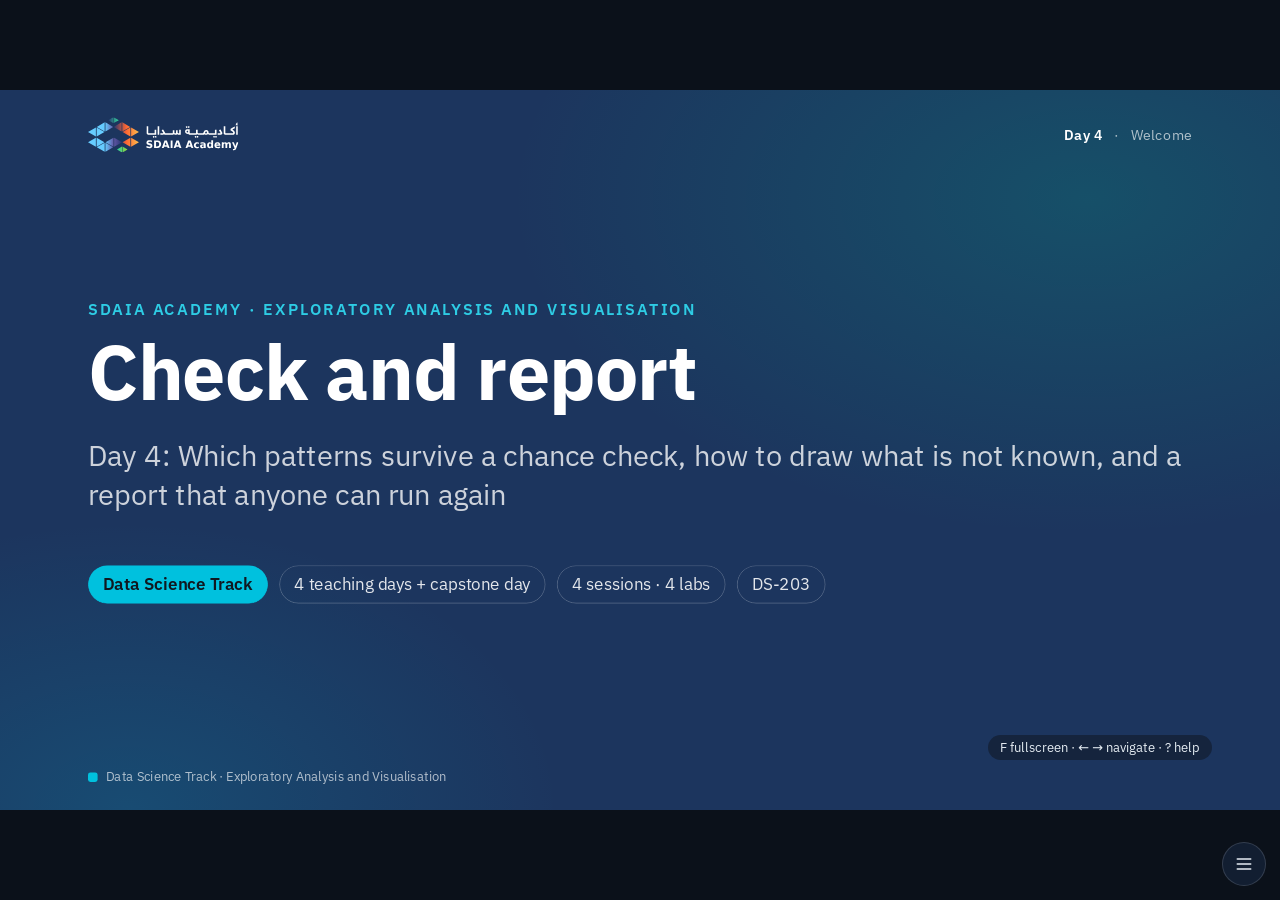
<file: slides/day4.html>
<!doctype html>
<html lang="en" dir="ltr" data-ax="deck" data-track="data-science">
<head>
<meta charset="utf-8">
<meta name="viewport" content="width=device-width, initial-scale=1">
<title>Day 4 · Check and report · Exploratory Analysis and Visualisation</title>
<meta name="generator" content="SDAIA Academy engine 1.0.0">
<link rel="icon" href="../_engine/icon.svg">
<link rel="alternate" type="text/markdown" href="day4.md">
<link rel="describedby" href="../llms.txt">
<link rel="stylesheet" href="../_engine/academy.css">
<link rel="stylesheet" href="../assets/course.css">
</head>
<body>
<div class="deck" data-course="Exploratory Analysis and Visualisation" data-track="data-science" data-day="Day 4">
<section class="slide title" id="title" data-auto="title" data-label="Welcome" data-n="1">
  <div class="kicker">SDAIA Academy · Exploratory Analysis and Visualisation</div>
  <h1>Check and report</h1>
  <p class="lead mt">Day 4: Which patterns survive a chance check, how to draw what is not known, and a report that anyone can run again</p>
  <div class="meta"><span class="track">Data Science Track</span><span>4 teaching days + capstone day</span><span>4 sessions · 4 labs</span><span>DS-203</span></div>
  <aside class="notes"><p>Three days produced a pile of patterns. Today decides which of them may be printed, how to draw how sure we are, and how to hand over a report that someone else can run. Ask: who has had a finding from one quarter vanish in the next? Most analysts have. Today is about knowing in advance which ones will.</p></aside>
</section>

<section class="slide" id="agenda" data-auto="agenda" data-label="Agenda" data-n="2">
  <div class="kicker">Today</div>
  <h2>Check and report</h2>
  <div class="agenda"><div class="item"><div><b>Session 1 · Could it be chance</b><small>Applying the resampling of DS-201 to patterns found by exploring: which rule for which pattern, and what to do with the result</small></div></div><div class="item"><div><b>Session 2 · Showing uncertainty</b><small>Drawing uncertainty: interval marks, what a bar hides, and captions that say what the interval is</small></div></div><div class="item"><div><b>Session 3 · The traps of exploring</b><small>Why the best of many comparisons looks real, how to count the comparisons made, and what turns an exploratory finding into a confirmed one</small></div></div><div class="item"><div><b>Session 4 · A report that reruns</b><small>What makes a report rerun: raw data read-only, one path from raw data to the page, fixed seeds, and findings written with their limits</small></div></div></div>
  <aside class="notes"><p>Sessions 1 and 2 apply the resampling of DS-201; they do not teach it again. Session 3 is the centre of the course's first outcome: why a pattern found by exploring needs a fresh test. Session 4 ends with each participant choosing a capstone dataset, so protect its last ten minutes.</p></aside>
</section>

<section class="slide" id="review-day-3" data-lo="LO4" data-label="Review of Day 3" data-n="3">
  <div class="kicker">Review · Day 3</div>
  <h2>Where may this axis start?</h2>
  <div class="quiz" data-type="single" data-lo="LO4" data-id="review-day-3-q1">
    <p class="lead">A service desk's monthly response time moved between 41 and 46 minutes over two years. The changes must be visible. Which chart is honest?</p>
    <div class="opts">
      <div class="opt" data-why="A bar is read by its length, so an axis from 40 makes 46 look six times 41" data-k="A">Bars, with the y axis from 40 to 47 minutes</div>
      <div class="opt" data-why="Honest and unreadable: the changes of interest are flattened into a level band" data-k="B">Bars, with the y axis from 0 to 50 minutes</div>
      <div class="opt" data-ok data-k="C">A line with points, y axis from 40 to 47, range stated in the title</div>
      <div class="opt" data-why="An area is read from its base like a bar, so it needs zero as much as a bar does" data-k="D">A filled area, with the y axis from 40 to 47 minutes</div>
    </div>
    <div class="callout tip why"><b>Why.</b> A point or a line is read by its position, so its axis may start where the data starts if the chart says so. Bars and areas are read from their base.</div>
  </div>
  <aside class="notes"><p>Answer: the third. Three minutes. This rule is used again in session 2 today, where means with intervals are drawn as points on an axis from 3.6 to 4.6.</p></aside>
</section>

<!-- ======================= SESSION 1 ======================= -->
<section class="slide section" id="s1" data-auto="section" data-session="1" data-n="4">
  <div class="kicker">Session 1</div>
  <h1>Could it be chance</h1>
  <ul class="bullets outcomes"><li>Choose shuffling for a gap between groups and resampling for an interval</li><li>Resample the unit that was sampled, here the week</li><li>Decide to report, qualify or drop a pattern and give the reason</li></ul>
  <div class="sess-no">01</div>
</section>

<section class="slide" id="three-patterns" data-lo="LO5" data-label="Three patterns, three decisions" data-n="5" data-session="1">
  <div class="kicker">What the board wants to announce</div>
  <h2>Three patterns, and three decisions open for each</h2>
  <div class="cols cols-3">
    <div class="card c-teal"><h4>The weekend</h4><p class="small mb0">"Weekend visitors are more satisfied than weekday visitors."</p></div>
    <div class="card c-cyan"><h4>Sites and hotels</h4><p class="small mb0">"When the sites are busy, the hotels fill."</p></div>
    <div class="card c-coral"><h4>The Honey Museum</h4><p class="small mb0">"At the Honey Museum, weekend visitors were far more satisfied in 2025."</p></div>
  </div>
  <table class="t small mt">
    <tr><th>Decision</th><th>Meaning</th></tr>
    <tr><td><b>Report</b></td><td>the pattern stands and matters</td></tr>
    <tr><td><b>Qualify</b></td><td>it stands, with a stated limit</td></tr>
    <tr><td><b>Drop</b></td><td>the data does not support announcing it</td></tr>
  </table>
  <aside class="notes"><p>These are the "three patterns the board wants to announce" of the course's fifth outcome. The first two are lab 4.1, the third is lab 4.3. Ask for a show of hands on each before any computing, and keep the tally on the board: the room is usually confident about the wrong one.</p></aside>
</section>

<section class="slide" id="which-rule" data-lo="LO5" data-label="Which rule for which pattern" data-n="6" data-session="1">
  <div class="kicker">From DS-201, in one slide</div>
  <h2>Shuffle to test a difference; resample to put an interval on an estimate</h2>
  <table class="t">
    <tr><th></th><th>Permutation test</th><th>Bootstrap</th></tr>
    <tr><td><b>Question</b></td><td>could this gap arise if the label meant nothing?</td><td>how far could this estimate move with another sample?</td></tr>
    <tr><td><b>Procedure</b></td><td>shuffle the labels, recompute the gap</td><td>draw the units again with replacement, recompute</td></tr>
    <tr><td><b>Result</b></td><td>a p-value</td><td>an interval</td></tr>
    <tr><td><b>Here</b></td><td>the weekend gap</td><td>the weekly correlation</td></tr>
  </table>
  <div class="callout note mt"><b>New today.</b> Not the procedures: applying them to patterns found by exploring, and deciding what to do with the result.</div>
  <aside class="notes"><p>A recap, two minutes. DS-201 taught both procedures, resampling the unit that was sampled, p-values and their misreadings, and corrections for several planned tests. If the room is unsure, run the first cells of lab 4.1 live. What DS-201 could not teach is what happens when the pattern was found by looking, which is this course's situation all the time.</p></aside>
</section>

<section class="slide" id="weekend-gap" data-lo="LO5" data-label="The weekend gap" data-n="7" data-session="1">
  <div class="kicker">Lab 4.1, steps 1 to 3</div>
  <h2>Shuffled labels give this gap one time in three</h2>
  <div class="cols cols-32">
    <figure class="figure">
      <img src="../assets/figs/d4_1_null.svg" alt="Histogram of 5,000 gaps between weekend and weekday satisfaction under shuffled labels, centred on zero and running from about minus 0.08 to plus 0.08, with two vertical lines at minus 0.021 and plus 0.021 well inside the bulk of the distribution">
      <figcaption>Gaps under shuffled labels; the lines mark the observed gap.</figcaption>
    </figure>
    <ul class="bullets">
      <li>Weekend 4.13, weekday 4.11: a gap of <b>+0.02</b>.</li>
      <li>p-value about <b>0.35</b>.</li>
      <li>Decision: <b>drop</b> the claim.</li>
    </ul>
  </div>
  <aside class="notes"><p>2,478 weekend responses and 3,522 weekday ones. The picture is the argument: the observed gap sits in the middle of what meaningless labels produce. Note also the size: even if it were real, two hundredths of a point on a five-point scale would change no decision. A chance check and a "does it matter" check are separate, and a finding needs both.</p></aside>
</section>

<section class="slide" id="drop-is-not-no-effect" data-lo="LO5" data-label="What a large p-value says" data-n="8" data-session="1">
  <div class="kicker">The sentence that goes in the report</div>
  <h2>"Drop" means "this data cannot tell", not "there is no difference"</h2>
  <div class="cols cols-2">
    <div class="card c-coral"><h4>Not supported</h4><p class="small mb0">"The day of the week makes no difference to satisfaction."</p></div>
    <div class="card c-teal"><h4>Supported</h4><p class="small mb0">"The survey shows no clear difference between weekend and weekday visitors (gap 0.02 point, p about 0.35)."</p></div>
  </div>
  <ul class="bullets tight mt">
    <li>A p-value of 0.35 is the absence of evidence for a difference. It is not evidence of absence.</li>
    <li>To claim "no difference worth acting on", give the interval of the gap and say what size would matter.</li>
  </ul>
  <aside class="notes"><p>The commonest misuse of a non-significant result is to announce equality. The honest form names the data and the size. With 6,000 responses the interval for the gap is narrow, roughly minus 0.02 to plus 0.07, so here one can add that any weekend effect is small; with 200 responses one could not. That is the interval's job, and session 2's.</p></aside>
</section>

<section class="slide" id="resample-the-unit" data-lo="LO5" data-label="Resample the unit that was sampled" data-n="9" data-session="1">
  <div class="kicker">Lab 4.1, steps 4 and 5</div>
  <h2>Resample the unit that was sampled: here, the week</h2>
  <div class="cols cols-2">
    <div class="card c-coral"><h4>43,840 hotel-days</h4><p class="small mb0">Forty hotels share one day's weather and one day's ticket total. Days in a week resemble each other. Resampling them as if independent gives an interval far too narrow.</p></div>
    <div class="card c-teal"><h4>156 weeks</h4><p class="small mb0">One row per week for the whole region. Draw 156 weeks with replacement, recompute the correlation, repeat 5,000 times.</p></div>
  </div>
  <pre class="code s"><code class="language-python">k = gen.integers(<span class="hljs-number">0</span>, <span class="hljs-built_in">len</span>(x), <span class="hljs-built_in">len</span>(x))        <span class="hljs-comment"># 156 weeks, drawn with replacement</span>
r[i] = np.corrcoef(x[k], y[k])[<span class="hljs-number">0</span>, <span class="hljs-number">1</span>]</code></pre>
  <div class="callout warn"><b>What goes wrong.</b> Counting rows as evidence. The number that matters is how many independent units there are.</div>
  <aside class="notes"><p>A recap of DS-201, Day 2 ("resample the right unit"), applied to a table built on Day 2 of this course. The bootstrap imitates the way the data came about; if the data came in clusters, resample clusters. Neighbouring weeks are still somewhat alike, so even this interval is a little optimistic; a block bootstrap would address it and is beyond this course. Say so: a stated limit beats silent precision.</p></aside>
</section>

<section class="slide" id="correlation-interval" data-lo="LO5" data-label="The correlation's interval" data-n="10" data-session="1">
  <div class="kicker">Lab 4.1, steps 5 and 6</div>
  <h2>The correlation is not chance, and still needs a qualifier</h2>
  <div class="cols cols-3">
    <div class="stat"><div class="big">0.70</div><div class="lbl">weekly tickets and hotel occupancy</div></div>
    <div class="stat"><div class="big">0.60 to 0.78</div><div class="lbl">95% bootstrap interval, 156 weeks</div></div>
    <div class="stat"><div class="big">0.44</div><div class="lbl">with each calendar month's mean removed</div></div>
  </div>
  <ul class="bullets tight mt">
    <li>The interval stays far from zero: weeks with busy sites do have fuller hotels.</li>
    <li>Part of the 0.70 is the shared season. What remains is smaller and still positive.</li>
    <li>Decision: <b>qualify</b>. The check answers "is it chance", never "is it cause".</li>
  </ul>
  <aside class="notes"><p>The third number is the lab's stretch: interval 0.31 to 0.56 after subtracting the month-of-year means. Day 2 said season moves both series; today puts a number on how much of the relation that explains. The sentence for the board: weeks with more ticket sales have fuller hotels, partly because both follow the season; the data does not show that visits to the sites fill the hotels.</p></aside>
</section>

<section class="slide" id="what-a-chance-check-settles" data-lo="LO5" data-label="What a chance check settles" data-n="11" data-session="1">
  <div class="kicker">Before deciding</div>
  <h2>A chance check answers one question out of four</h2>
  <table class="t small">
    <tr><th>Question</th><th>Answered by</th><th>Session</th></tr>
    <tr><td>Could it be chance?</td><td>a permutation test or a bootstrap interval</td><td>this one</td></tr>
    <tr><td>Is it large enough to matter?</td><td>the size of the effect, in the units of the decision</td><td>this one</td></tr>
    <tr><td>Was it found by searching?</td><td>counting the comparisons that were made</td><td>4.3</td></tr>
    <tr><td>Is it the mix, the season or the measure?</td><td>the checks of Day 2</td><td>2.2 to 2.4</td></tr>
  </table>
  <div class="callout tip mt"><b>The decision carries its reason.</b> "Drop: p about 0.35 and a gap of 0.02." "Qualify: interval 0.60 to 0.78; season raises both."</div>
  <aside class="notes"><p>Passing a chance check is necessary and far from sufficient. The checks of Day 2 come first, because a pattern produced by a change of mix can be highly "significant". The third row is the trap this afternoon is built around: the Honey Museum headline passes the first two rows.</p></aside>
</section>

<section class="slide" id="check-chance" data-lo="LO5" data-n="12" data-session="1">
  <div class="kicker">Checkpoint</div>
  <h2>Which procedure, on which unit?</h2>
  <div class="quiz" data-type="single" data-lo="LO5" data-id="check-chance-q1">
    <p class="lead">A school network has test scores of 4,000 pupils in 40 schools. Twenty schools used a new timetable. The analyst wants an interval for the difference in mean score between the two groups of schools. What should be resampled?</p>
    <div class="opts">
      <div class="opt" data-why="Pupils in one school share teachers and intake, so treating them as independent makes the interval too narrow" data-k="A">The 4,000 pupils, drawn again with replacement</div>
      <div class="opt" data-why="Shuffling labels tests whether a difference exists; it does not give an interval for its size" data-k="B">The timetable labels of the pupils, shuffled</div>
      <div class="opt" data-why="Keeps the same 40 schools in every resample, so the variation between schools, the main source of uncertainty, never enters the interval" data-k="C">The 4,000 scores, drawn within each school</div>
      <div class="opt" data-ok data-k="D">The 40 schools, drawn again with replacement</div>
    </div>
    <div class="callout tip why"><b>Why.</b> The timetable was applied to schools, so the school is the unit: 40 independent units, not 4,000.</div>
  </div>
  <aside class="notes"><p>Answer: the fourth. The follow-up worth asking: how wide will the interval be with 20 schools on each side? Wide, and that is the honest answer about what this data can show. Designing such a comparison properly belongs to DS-205.</p></aside>
</section>

<section class="slide lab top" id="lab-4-1" data-auto="lab" data-lab="4.1" data-label="Lab 4.1" data-n="13" data-session="1">
  <div class="cols cols-2 mid"><div><div class="lab-tag">Lab 4.1 · 25 min</div><h2>Chance checks on two patterns</h2><p class="lead small">Permutation-test the claimed weekend effect on satisfaction and bootstrap the correlation between weekly ticket sales and hotel occupancy; decide for each whether to report, qualify or drop it.</p><a class="nb" href="../labs/D4_1_chance_checks.ipynb">D4_1_chance_checks.ipynb</a></div><ul class="checklist"><li>The weekend gap in satisfaction, as claimed <span class="min">3 min</span></li><li>Shuffle the weekend labels: the p-value <span class="min">7 min</span></li><li>Decide: report, qualify or drop <span class="min">2 min</span></li><li>The correlation of weekly tickets and occupancy <span class="min">3 min</span></li><li>Bootstrap the weeks: an interval <span class="min">7 min</span></li><li>Decide, and write the reading <span class="min">3 min</span></li><li class="stretch">✱ Stretch: Remove the season from both series and bootstrap again</li></ul></div>
  <aside class="notes"><p>Starts from U.survey() and U.weekly(). Assistant off for steps 1 to 3 and for the reading. The shuffles take a few seconds. Common failure: a one-sided p-value, counting only shuffles above the observed gap; the lab asks for the two-sided one. The decision for the correlation accepts "qualify" or "report", and the reading must carry the qualifier either way.</p></aside>
</section>

<!-- ======================= SESSION 2 ======================= -->
<section class="slide section" id="s2" data-auto="section" data-session="2" data-n="14">
  <div class="kicker">Session 2</div>
  <h1>Showing uncertainty</h1>
  <ul class="bullets outcomes"><li>Add an interval to every estimate on a chart</li><li>Read overlapping and separate intervals without overclaiming</li><li>Write a caption that names the interval, the sample size and the limit</li></ul>
  <div class="sess-no">02</div>
</section>

<section class="slide" id="what-a-bar-hides" data-lo="LO5" data-label="What a bar hides" data-n="15" data-session="2">
  <div class="kicker">The earlier report</div>
  <h2>"Terrace Farms is our best-rated site"</h2>
  <div class="cols cols-32">
    <figure class="figure">
      <img src="../assets/figs/d4_2_published.svg" alt="Bar chart of mean satisfaction in 2025 for nine sites, sorted, on an axis from 3.8 to 4.3: Terrace Farms the longest bar, then Souq Walk, down to Wadi Trail, with nothing to show how many responses each bar rests on">
      <figcaption>As published: mean satisfaction in 2025.</figcaption>
    </figure>
    <ul class="bullets">
      <li>Each bar is one number drawn as if it were exact.</li>
      <li>The bars rest on <b>59 to 510</b> responses. The chart does not say which.</li>
      <li>And yesterday's fault 1: bars on an axis from 3.8.</li>
    </ul>
  </div>
  <aside class="notes"><p>Ask the room to rank how sure they are of each bar. They cannot; the chart gives nothing to go on. Terrace Farms, at the top, has 59 responses in 2025, the Cable Car 510. A ranking of means without sample sizes is the most common chart in customer-satisfaction reporting.</p></aside>
</section>

<section class="slide" id="interval-per-site" data-lo="LO5" data-label="An interval for each estimate" data-n="16" data-session="2">
  <div class="kicker">Lab 4.2, steps 1 and 2</div>
  <h2>Every estimate on a chart gets an interval</h2>
  <table class="t small">
    <tr><th>Site</th><th class="num">Responses</th><th class="num">Mean</th><th class="num">95% interval</th></tr>
    <tr><td>Terrace Farms</td><td class="num">59</td><td class="num">4.24</td><td class="num">4.02 to 4.44</td></tr>
    <tr><td>Souq Walk</td><td class="num">442</td><td class="num">4.22</td><td class="num">4.13 to 4.30</td></tr>
    <tr><td>Honey Museum</td><td class="num">167</td><td class="num">4.10</td><td class="num">3.97 to 4.24</td></tr>
    <tr><td>Cable Car</td><td class="num">510</td><td class="num">3.93</td><td class="num">3.84 to 4.00</td></tr>
    <tr><td>Wadi Trail</td><td class="num">132</td><td class="num">3.91</td><td class="num">3.76 to 4.05</td></tr>
  </table>
  <ul class="bullets tight mt">
    <li>The fewer the responses, the wider the interval: roughly with one over the square root of n.</li>
    <li>The site at the top has the widest interval of all.</li>
  </ul>
  <aside class="notes"><p>Five of the nine sites; bootstrap intervals with 4,000 resamples of each site's responses. The top of a ranking is where small groups collect, because their means move most; the same is true of the bottom. Schools, hospitals and branches topping a league table are small more often than they are good. Ask who has seen that at work.</p></aside>
</section>

<section class="slide" id="points-with-intervals" data-lo="LO5" data-label="Points with intervals" data-n="17" data-session="2">
  <div class="kicker">Lab 4.2, step 3</div>
  <h2>A point, a line for the interval, and n beside the name</h2>
  <figure class="figure">
    <img src="../assets/figs/d4_2_intervals.svg" alt="Nine sites sorted by mean satisfaction in 2025, each a point with a horizontal line for its 95% interval and its number of responses in the label, on an axis from 3.6 to 4.6. Terrace Farms, n 59, has the highest point and by far the longest line; most lines overlap; only Cable Car and Wadi Trail lie clearly below Souq Walk. Title: Most sites cannot be told apart">
    <figcaption>Mean satisfaction in 2025 with 95% bootstrap intervals.</figcaption>
  </figure>
  <ul class="bullets tight">
    <li>A point is read by position, so the axis may run from 3.6 to 4.6.</li>
    <li>Seven of the other eight intervals overlap that of Terrace Farms.</li>
  </ul>
  <aside class="notes"><p>Three decisions of yesterday's grammar: the mark changed from bar to point and rule, the scale became honest for that mark, and the sample size joined the label. In Altair it is two layers: mark_rule with x and x2, and mark_circle. What can be said: the Souq Walk rates above the Cable Car and the Wadi Trail. What cannot: which site is best.</p></aside>
</section>

<section class="slide" id="reading-intervals" data-lo="LO5" data-label="Reading intervals" data-n="18" data-session="2">
  <div class="kicker">Lab 4.2, step 4</div>
  <h2>Overlap does not prove equality: compute the interval of the difference</h2>
  <div class="cols cols-2">
    <ul class="bullets">
      <li>Two intervals that do not overlap: the groups differ.</li>
      <li>Two intervals that overlap: this sample cannot order them. They may still differ.</li>
      <li>For a claim about two groups, resample both and take the difference each time.</li>
    </ul>
    <div class="card c-teal"><h4>Guided against unguided visits, 2025</h4><p class="small mb0">Difference in mean satisfaction: <b>+0.39</b> point, interval <b>+0.31 to +0.47</b>, from 680 guided and 1,520 unguided responses. The whole interval is far above zero: <b>report</b>.</p></div>
  </div>
  <div class="callout warn mt"><b>What goes wrong.</b> Reading "overlapping" as "the same" and announcing that all sites perform equally.</div>
  <aside class="notes"><p>This pattern is not one of the three the board wanted to announce, and it is the one with a clean outcome: guided visits being rated higher stands, and session 3 shows it was also planned in advance. The limit still goes in the sentence: visitors choose a guided visit, so the data does not show that guiding causes the higher rating.</p></aside>
</section>

<section class="slide" id="marks-for-uncertainty" data-lo="LO5" data-label="Marks for uncertainty" data-n="19" data-session="2">
  <div class="kicker">Which mark for which chart</div>
  <h2>Uncertainty has its own marks</h2>
  <div class="cols cols-3">
    <div class="card c-teal"><h4>Point and interval</h4><p class="small mb0">For a few estimates by group. The default of this course.</p></div>
    <div class="card c-cyan"><h4>Band around a line</h4><p class="small mb0">For an estimate over time: a shaded band from the lower to the upper end at each date.</p></div>
    <div class="card c-coral"><h4>The data itself</h4><p class="small mb0">With small groups, draw every value as a faint point behind the estimate. Twelve points say "twelve" better than any interval.</p></div>
  </div>
  <div class="callout warn mt"><b>Avoid</b> a bar with a whisker on top: the bar still says "this much from zero", and readers judge by the bar. And never draw an interval without saying what it is.</div>
  <aside class="notes"><p>A whisker can mean a standard deviation, a standard error, a 95% interval or a range, which on the same data can differ tenfold or more; an unlabelled error bar carries no information. The third card is a reminder from Day 1: showing the values is often the most honest display, as long as no individual can be singled out.</p></aside>
</section>

<section class="slide" id="caption-for-uncertainty" data-lo="LO5" data-label="The caption" data-n="20" data-session="2">
  <div class="kicker">Lab 4.2, step 5</div>
  <h2>The caption names the interval, the sample and the limit</h2>
  <div class="chat">
    <div class="msg user"><span class="who">As published</span>Terrace Farms is our best-rated site.</div>
    <div class="msg bot"><span class="who">Rewritten</span>Mean satisfaction in 2025 by site with 95% bootstrap intervals. The Souq Walk (4.22, n = 442) rates above the Cable Car (3.93, n = 510); Terrace Farms' 4.24 rests on 59 responses and cannot be ranked first. The intervals show how far each mean could move with another sample of respondents; they do not correct for who chose to answer or for the mix of visitors at each site.</div>
  </div>
  <ul class="bullets tight mt">
    <li>An interval covers sampling variation only.</li>
    <li>Who answers a survey, how the question is put and the mix of visitors are outside it.</li>
  </ul>
  <aside class="notes"><p>A caption has three duties: what the marks are, what can be concluded, what the interval leaves out. The last sentence is the one analysts omit. A narrow interval around a biased number is a precise wrong answer; Day 2's reversal would pass any interval test. Participants write their own caption without the assistant.</p></aside>
</section>

<section class="slide" id="check-uncertainty" data-lo="LO5" data-n="21" data-session="2">
  <div class="kicker">Checkpoint</div>
  <h2>What may the report say?</h2>
  <div class="quiz" data-type="single" data-lo="LO5" data-id="check-uncertainty-q1">
    <p class="lead">Two call centres have mean satisfaction 4.3 (interval 4.1 to 4.5, n = 80) and 4.1 (interval 4.0 to 4.2, n = 600). The intervals overlap. Which statement is supported?</p>
    <div class="opts">
      <div class="opt" data-why="Overlap shows the sample cannot order the two centres; it does not show that they are equal" data-k="A">The two centres deliver the same level of satisfaction</div>
      <div class="opt" data-ok data-k="B">This sample cannot rank them; the difference needs its own interval</div>
      <div class="opt" data-why="The higher mean rests on 80 responses and its interval reaches down to 4.1" data-k="C">The first centre is better, since its mean is higher</div>
      <div class="opt" data-why="A narrower interval reflects a larger sample, not a better or more reliable service" data-k="D">The second centre is better, since its interval is narrower</div>
    </div>
    <div class="callout tip why"><b>Why.</b> Overlapping intervals leave the order open. A claim about two groups rests on the interval of their difference.</div>
  </div>
  <aside class="notes"><p>Answer: the second. The fourth option confuses precision of the estimate with quality of the thing estimated, which is a common reading of narrow intervals by non-specialists; the caption has to prevent it.</p></aside>
</section>

<section class="slide lab top" id="lab-4-2" data-auto="lab" data-lab="4.2" data-label="Lab 4.2" data-n="22" data-session="2">
  <div class="cols cols-2 mid"><div><div class="lab-tag">Lab 4.2 · 25 min</div><h2>Intervals on the satisfaction chart</h2><p class="lead small">Add intervals to the satisfaction bar chart of the earlier report, find which sites can be told apart and rewrite its caption.</p><a class="nb" href="../labs/D4_2_intervals_caption.ipynb">D4_2_intervals_caption.ipynb</a></div><ul class="checklist"><li>The chart as published, and the responses behind each bar <span class="min">3 min</span></li><li>A bootstrap interval for each site <span class="min">7 min</span></li><li>Points with intervals, sorted, with the sample size <span class="min">7 min</span></li><li>The interval of a difference: guided against unguided visits <span class="min">4 min</span></li><li>Rewrite the caption <span class="min">4 min</span></li><li class="stretch">✱ Stretch: Draw the 2025 intervals by origin market inside one site</li></ul></div>
  <aside class="notes"><p>Starts from U.survey(), the 2,200 responses of 2025. The tutor may hint at plotting syntax; the caption is written without it. Common failures: an interval of the values (percentiles of the responses) in place of an interval of the mean; and a rule drawn with x only, which gives a tick. The check on the chart looks for a rule from lo to hi, a point, no bars and n in every label.</p></aside>
</section>

<!-- ======================= SESSION 3 ======================= -->
<section class="slide section" id="s3" data-auto="section" data-session="3" data-n="23">
  <div class="kicker">Session 3</div>
  <h1>The traps of exploring</h1>
  <ul class="bullets outcomes"><li>Count the comparisons behind a reported pattern</li><li>Simulate the most striking gap that chance alone produces among that many comparisons</li><li>Mark a finding exploratory or confirmed and name the check it needs</li></ul>
  <div class="sess-no">03</div>
</section>

<section class="slide" id="the-headline" data-lo="LO1" data-label="The headline" data-n="24" data-session="3">
  <div class="kicker">A week after the weekend claim was dropped</div>
  <h2>"At the Honey Museum, weekend visitors were far more satisfied in 2025"</h2>
  <div class="cols cols-3">
    <div class="stat"><div class="big">+0.30</div><div class="lbl">weekend minus weekday, on a 1 to 5 scale</div></div>
    <div class="stat"><div class="big">0.03</div><div class="lbl">p-value by permutation, taken alone</div></div>
    <div class="stat"><div class="big">167</div><div class="lbl">responses: 68 weekend, 99 weekday</div></div>
  </div>
  <ul class="bullets tight mt">
    <li>Fourteen times the gap that was dropped this morning.</li>
    <li>It passes a chance check. It is large enough to matter.</li>
    <li>One question is left: <b>how was it found?</b></li>
  </ul>
  <aside class="notes"><p>Present this as Nayef Al-Jumaah would: with enthusiasm, and with a programme idea attached, weekend events at the museum. Ask the room to vote: report, qualify or drop. By this morning's two tests it is a "report". Hold the vote; you will return to it in ten minutes.</p></aside>
</section>

<section class="slide" id="count-the-comparisons" data-lo="LO1" data-label="Count the comparisons" data-n="25" data-session="3">
  <div class="kicker">Lab 4.3, step 2</div>
  <h2>It was the most striking of 27 comparisons</h2>
  <div class="cols cols-32">
    <figure class="figure">
      <img src="../assets/figs/d4_3_all_gaps.svg" alt="Twenty-seven points, one per site and year, showing the weekend minus weekday gap in satisfaction in standard errors, sorted: they scatter from about minus 1.5 to plus 2.2 around zero, with the Honey Museum 2025 highlighted at the top as the only one beyond 2">
    </figure>
    <ul class="bullets">
      <li>Nine sites, three years: 27 gaps were looked at. One was kept.</li>
      <li>16 are above zero, 11 below.</li>
    </ul>
  </div>
  <aside class="notes"><p>The file claims.json records how the headline was found: every site in every year was compared and the gap with the smallest p-value was kept. The gaps are drawn in standard errors so that a cell of 60 responses and a cell of 500 can be compared. Seen among its 26 siblings the headline looks like the end of a scatter, which is what it is.</p></aside>
</section>

<section class="slide" id="at-least-one" data-lo="LO1" data-label="At least one by chance" data-n="26" data-session="3">
  <div class="kicker">Lab 4.3, step 3</div>
  <h2>With 27 comparisons of nothing, a "finding" is the likely outcome</h2>
  <pre class="code s" data-file="the chance of at least one p-value below 0.05"><code class="language-text"> 1 comparison      1 - 0.95^1    =   5%
 5 comparisons     1 - 0.95^5    =  23%
27 comparisons     1 - 0.95^27   =  75%
135 comparisons    1 - 0.95^135  =  99.9%</code></pre>
  <ul class="bullets tight">
    <li>A p-value of 0.05 means: one time in twenty, nothing looks like something.</li>
    <li>Look twenty-seven times and it is three chances in four.</li>
    <li>135 is what the search becomes if it also splits by origin market.</li>
  </ul>
  <aside class="notes"><p>DS-201 showed this arithmetic for tests planned in advance and gave corrections for it. The exploratory situation is worse in one respect: nobody wrote down that there were 27 tests. The analyst remembers one interesting result. The arithmetic assumes independent comparisons, which is close enough here.</p></aside>
</section>

<section class="slide" id="simulate-the-search" data-lo="LO1" data-label="Simulate the search" data-n="27" data-session="3">
  <div class="kicker">Lab 4.3, step 4</div>
  <h2>Check the method that was used, search included</h2>
  <div class="cols cols-32">
    <figure class="figure">
      <img src="../assets/figs/d4_3_largest.svg" alt="Histogram of the most striking of 27 gaps in standard errors over 1,000 shuffles of the weekend labels, mostly between 1.5 and 3.5 with a median near 2.3, and a vertical line at 2.23 for the headline, in the middle of the distribution">
      <figcaption>The most striking of 27 gaps when the labels mean nothing.</figcaption>
    </figure>
    <ul class="bullets">
      <li>Shuffle the weekend labels inside every site and year; keep the most striking of the 27 gaps; repeat.</li>
      <li>Its median is 2.3 standard errors. The headline's is 2.2.</li>
      <li>A gap as striking as the headline turns up in <b>about half</b> of the shuffles.</li>
    </ul>
  </div>
  <aside class="notes"><p>The p-value of 0.03 was computed correctly and answers a question nobody asked: how unusual is this gap at a site chosen in advance. The site was chosen afterwards. The simulation repeats the whole procedure, the search included, and gives 0.55. Return to the vote now. The same resampling tool, applied to the method as it was really used.</p></aside>
</section>

<section class="slide" id="forking-paths" data-lo="LO1" data-label="The comparisons nobody counts" data-n="28" data-session="3">
  <div class="kicker">Beyond 27</div>
  <h2>Every choice made after looking is a comparison</h2>
  <div class="cols cols-2">
    <ul class="bullets">
      <li>Which groups: weekend, or Friday alone, or school holidays?</li>
      <li>Which measure: the mean, or the share of 5s?</li>
      <li>Which rows: all responses, or "excluding" a bad month?</li>
      <li>Which period: 2025, or the last six months?</li>
    </ul>
    <div class="card c-coral"><h4>In the board's past report</h4><p class="small mb0">"Visitors who arrive on a Tuesday spend the most": spend tabulated by every day of the week, every origin and every purpose, and the largest cell reported.</p></div>
  </div>
  <div class="callout note mt"><b>No bad faith is needed.</b> An honest analyst who looks until something stands out has run many tests and remembers one.</div>
  <aside class="notes"><p>This is why the count is usually unknown and larger than anyone thinks. Each choice is reasonable on its own; the problem is that they were made while watching the result. Everything this course taught on Days 1 to 3 is such a choice: bin widths, denominators, baselines, facets. Exploring is not the fault. Reporting it as a test is.</p></aside>
</section>

<section class="slide" id="exploratory-or-confirmed" data-lo="LO1" data-label="Exploratory or confirmed" data-n="29" data-session="3">
  <div class="kicker">Lab 4.3, step 5</div>
  <h2>What makes a finding confirmed is the order of events</h2>
  <div class="cols cols-2">
    <div class="card c-teal"><h4>Confirmed</h4><p class="small mb0">The question was written down <b>before</b> the data that answers it was looked at.</p><p class="small mb0">"Guided visits are rated higher": noticed in the 2023 survey, written down, then tested once on the 2024 survey.</p></div>
    <div class="card c-amber"><h4>Exploratory</h4><p class="small mb0">The data suggested the question.</p><p class="small mb0">"Hotels in the Ridge zone fill up before the Honey Festival": seen in a chart of 2024 while looking for something else.</p></div>
  </div>
  <ul class="bullets tight mt">
    <li>Exploratory is a label, not an insult: it is where questions come from.</li>
    <li>The same data cannot both suggest a pattern and confirm it.</li>
  </ul>
  <aside class="notes"><p>Outcome 1 of the course, introduced in the first session of Day 1 and assessed here. Two of the five past findings are shown; the lab has the participant mark all five from how each was reached. The Ridge zone finding may well be true. The label says what has been done so far, and the reader is owed that.</p></aside>
</section>

<section class="slide" id="from-exploratory-to-confirmed" data-lo="LO1" data-label="From exploratory to confirmed" data-n="30" data-session="3">
  <div class="kicker">Lab 4.3, step 6</div>
  <h2>An exploratory finding is reported with its count and its next test</h2>
  <div class="flow">
    <div class="step c-teal"><b>1 · Label</b>"Exploratory", in the sentence itself</div>
    <div class="arrow">→</div>
    <div class="step c-cyan"><b>2 · Count</b>how many comparisons it was chosen from</div>
    <div class="arrow">→</div>
    <div class="step c-coral"><b>3 · Write down</b>the question, before new data exists</div>
    <div class="arrow">→</div>
    <div class="step c-purple"><b>4 · Test once</b>on data that did not suggest it</div>
  </div>
  <div class="callout tip mt"><b>In the report.</b> "Exploratory: among 27 comparisons, the most striking gap was 0.30 point at the Honey Museum in 2025; shuffled labels produce one as striking about half the time. The question will be tested once on the 2026 survey."</div>
  <aside class="notes"><p>The headline is neither printed as a finding nor thrown away: it becomes a written question with a date. If no new data will ever come, a portion of the data can be set aside before exploring and opened once; that has to be decided at the start, which is what the plan of Day 1 is for. Planned experiments are DS-205.</p></aside>
</section>

<section class="slide" id="check-exploring" data-lo="LO1" data-n="31" data-session="3">
  <div class="kicker">Checkpoint</div>
  <h2>What is this finding worth?</h2>
  <div class="quiz" data-type="single" data-lo="LO1" data-id="check-exploring-q1">
    <p class="lead">An analyst compares churn between customers who did and did not use each of 40 app features. One feature shows a difference with p = 0.02. The team wants to announce "Feature X reduces churn". What should the analyst say?</p>
    <div class="opts">
      <div class="opt" data-ok data-k="A">It is exploratory: expected among 40 looks; test it once on new customers</div>
      <div class="opt" data-why="A p-value below 0.05 for one comparison out of forty is what chance alone usually delivers" data-k="B">It is confirmed, because the p-value is well below 0.05</div>
      <div class="opt" data-why="A larger resample makes the same p-value more exact; it does not undo the search across 40 features" data-k="C">It will be confirmed once the test is rerun with more shuffles</div>
      <div class="opt" data-why="A pattern found by searching can be real; the label and a fresh test are the fair response, not silence" data-k="D">It should be discarded and left out of the report entirely</div>
    </div>
    <div class="callout tip why"><b>Why.</b> With 40 comparisons, at least one p-value below 0.05 has an 87% chance when nothing is there. The data that suggested the pattern cannot confirm it.</div>
  </div>
  <aside class="notes"><p>Answer: the first. One minus 0.95 to the power 40 is 0.87. Also note "reduces": even a confirmed difference between users and non-users of a feature would not show that the feature causes it.</p></aside>
</section>

<section class="slide lab top" id="lab-4-3" data-auto="lab" data-lab="4.3" data-label="Lab 4.3" data-n="32" data-session="3">
  <div class="cols cols-2 mid"><div><div class="lab-tag">Lab 4.3 · 25 min</div><h2>Count the comparisons</h2><p class="lead small">Count the comparisons behind a headline pattern, simulate the most striking of 27 chance gaps, mark five past findings exploratory or confirmed and rewrite the finding.</p><a class="nb" href="../labs/D4_3_count_comparisons.ipynb">D4_3_count_comparisons.ipynb</a></div><ul class="checklist"><li>The headline gap and its p-value, taken alone <span class="min">4 min</span></li><li>All 27 site-year gaps <span class="min">5 min</span></li><li>The chance of at least one small p-value among 27 <span class="min">2 min</span></li><li>Simulate the most striking of 27 gaps under no effect <span class="min">6 min</span></li><li>Mark five past findings exploratory or confirmed <span class="min">5 min</span></li><li>Rewrite the finding <span class="min">3 min</span></li><li class="stretch">✱ Stretch: Count again with origin added to site and year</li></ul></div>
  <aside class="notes"><p>Starts from U.survey() and two supplied files, claims.json and past_findings.json. The simulation of step 4 takes about ten seconds. Marking the five findings and rewriting the headline are done without the assistant; this is the evidence of outcome 1. Common failure: marking by whether the finding sounds plausible. The only thing that counts is how it was reached.</p></aside>
</section>

<!-- ======================= SESSION 4 ======================= -->
<section class="slide section" id="s4" data-auto="section" data-session="4" data-n="33">
  <div class="kicker">Session 4</div>
  <h1>A report that reruns</h1>
  <ul class="bullets outcomes"><li>Render a report from raw data with one command and prove that two runs agree</li><li>Find what makes a report change between runs</li><li>Write findings with their check, their limit and an open question</li></ul>
  <div class="sess-no">04</div>
</section>

<section class="slide" id="what-reruns-means" data-lo="LO6" data-label="A report that reruns" data-n="34" data-session="4">
  <div class="kicker">The promise</div>
  <h2>A report that reruns has one path from the raw data to the page</h2>
  <div class="flow">
    <div class="step c-teal"><b>Raw data</b>read-only, never edited by hand</div>
    <div class="arrow">→</div>
    <div class="step c-cyan"><b>One source</b>text and code together, parameters at the top</div>
    <div class="arrow">→</div>
    <div class="step c-coral"><b>One command</b>runs everything in a fresh process</div>
    <div class="arrow">→</div>
    <div class="step c-purple"><b>The page</b>every number computed by that run</div>
  </div>
  <ul class="bullets tight mt">
    <li>No number is typed; no chart is pasted.</li>
    <li>A correction to the data reaches every figure at the next render.</li>
    <li>Somebody else can run it and get the same page.</li>
  </ul>
  <aside class="notes"><p>The capstone asks for exactly this: a notebook that reruns from the raw data with a fixed seed, and the report rendered from a clean run. Here the source is report/board_note.py and the command is U.render_report, which executes it top to bottom in a new process and writes an HTML page. Quarto, a parameterised notebook or a script all serve; the tool matters less than the single path.</p></aside>
</section>

<section class="slide" id="two-renders-differ" data-lo="LO6" data-label="Two renders differ" data-n="35" data-session="4">
  <div class="kicker">Lab 4.4, steps 1 and 2</div>
  <h2>Render twice and compare: the first test of any report</h2>
  <pre class="code s"><code class="language-text">first render : out/draft_a.html, digest 27942ef6cebc
second render: out/draft_b.html, digest 319a4f665407
  correlation_high: 0.783 then 0.78
  correlation_low:  0.602 then 0.6</code></pre>
  <ul class="bullets tight">
    <li>Nothing was changed between the two runs. The bootstrap drew different resamples.</li>
    <li>A fixed seed, passed as a parameter, makes two runs agree.</li>
    <li>A third decimal is enough for two people to hold two versions of "the" report.</li>
  </ul>
  <aside class="notes"><p>Real output of the lab. The digest is a short fingerprint of all the numbers the report printed: equal digests, equal numbers. Other things that make runs differ: today's date used as a filter, a query without an ORDER BY, rows read from a live system, library versions. The lock file of the labs pins the versions; the seed pins the draws.</p></aside>
</section>

<section class="slide" id="stale-cache" data-lo="LO6" data-label="The stale cache" data-n="36" data-session="4">
  <div class="kicker">Lab 4.4, step 3</div>
  <h2>A cached number is a number with no code behind it</h2>
  <table class="t">
    <tr><th>In the report</th><th class="num">From the cache</th><th class="num">From the raw data</th></tr>
    <tr><td>Stays</td><td class="num">40,600</td><td class="num">40,000</td></tr>
    <tr><td>Stays from the Gulf</td><td class="num">5,553</td><td class="num">6,063</td></tr>
    <tr><td>Mean length of stay, nights</td><td class="num">11.27</td><td class="num">3.30</td></tr>
  </table>
  <ul class="bullets tight mt">
    <li>The summary was saved once, before lab 1.2 found the duplicate rows, the 999 nights and the three spellings of "Gulf".</li>
    <li>It was right on the day it was saved. Later decisions about the data never reached it.</li>
  </ul>
  <aside class="notes"><p>The numbers of Day 1 return: 600 rows entered twice, 320 stays coded 999, 586 odd spellings. A report that reads a saved summary is two reports glued together, one of them frozen. The rule: every number is computed from the raw files by the render that prints it, or it is marked as taken from elsewhere, with its date and its source.</p></aside>
</section>

<section class="slide" id="findings-table" data-lo="LO6" data-label="The findings table" data-n="37" data-session="4">
  <div class="kicker">Lab 4.4, step 4</div>
  <h2>Every finding carries its status, its check and its limit</h2>
  <table class="t small">
    <tr><th>Finding</th><th>Status</th><th>Check</th><th>Limit</th></tr>
    <tr><td>Weeks with more ticket sales are weeks with fuller hotels (0.70)</td><td>exploratory</td><td>bootstrap of 156 weeks: 0.60 to 0.78</td><td>season raises both; no causal claim</td></tr>
    <tr><td>Guided visits were rated 0.4 point higher in 2025</td><td>confirmed</td><td>question written before the 2024 survey was opened</td><td>visitors choose a guided visit</td></tr>
    <tr><td>Weekend gap at the Honey Museum (0.30)</td><td>exploratory</td><td>most striking of 27; as striking in half of shuffles</td><td>to be tested on the 2026 survey</td></tr>
  </table>
  <div class="callout tip mt"><b>The table is the report's spine.</b> A reader with two minutes reads it and nothing else, so no finding may sit in it without a limit.</div>
  <aside class="notes"><p>Three of the five rows of the board note. The draft the participants receive has two planted flaws: one row with an empty limit, and the Honey Museum row marked "confirmed". The lab has them write a small function that finds both, then repair the table and render the final report. The capstone README needs this same table.</p></aside>
</section>

<section class="slide" id="writing-for-the-director" data-lo="LO6" data-label="Writing for a non-specialist" data-n="38" data-session="4">
  <div class="kicker">The reader is not an analyst</div>
  <h2>An exploratory report says what was seen, how sure, and what is still open</h2>
  <div class="cols cols-2">
    <ul class="bullets">
      <li><b>Findings first</b>, each one sentence with its number, in the reader's words.</li>
      <li><b>One chart per finding</b>, titled with the finding, drawn with its uncertainty.</li>
      <li><b>Open questions</b>: what the data suggested and has not tested.</li>
      <li><b>Limits</b>: what the data cannot show, and who is missing from it.</li>
    </ul>
    <div class="card c-coral"><h4>Words to keep out</h4><p class="small mb0">"Proves", "causes", "significant" with no number, "the data says". An exploratory report writes "we saw", "in this data", "to be tested".</p></div>
  </div>
  <aside class="notes"><p>Nawal Al-Rashoud asked five questions on Day 1; the note answers them in her order and in her terms, with methods in the table at the end. "Significant" means "important" to a director and "unlikely under a null hypothesis" to an analyst; give the number and avoid the word. Open questions are a deliverable, not an admission: they are the next plan.</p></aside>
</section>

<section class="slide" id="capstone-briefing" data-lo="LO6" data-label="The capstone" data-n="39" data-session="4">
  <div class="kicker">Capstone day</div>
  <h2>An exploratory report on a dataset you have not seen</h2>
  <div class="cols cols-3">
    <div class="card c-teal"><h4>Ruwaq Museums Network</h4><p class="small mb0">One row per visit: museum, visitor type, minutes inside, exit rating. For the head of programmes.</p></div>
    <div class="card c-cyan"><h4>Awan Parks Department</h4><p class="small mb0">One row per maintenance request: park, category, days to close, resident rating. For the head of operations.</p></div>
    <div class="card c-coral"><h4>Miqdam Driving Schools</h4><p class="small mb0">One row per driving test: branch, attempt, waiting days, result. For the director of training.</p></div>
  </div>
  <ul class="bullets tight mt">
    <li>Submit a public repository: a notebook that reruns with a fixed seed, the rendered report, a README with the findings table.</li>
    <li>Defend it live in <b>8 minutes</b>, and redraw one chart with a different encoding when asked.</li>
  </ul>
  <aside class="notes"><p>All three datasets are synthetic, in labs/capstone/data, with their dictionaries in datasets.json; an approved public dataset is also accepted with the trainer's agreement. Each has planted features of the kinds met this week, and no participant has seen them. Use of an assistant is free in the capstone and must be marked in the notebook; the live redraw is where the participant shows the work is their own.</p></aside>
</section>

<section class="slide" id="check-report" data-lo="LO6" data-n="40" data-session="4">
  <div class="kicker">Checkpoint</div>
  <h2>Will this report rerun?</h2>
  <div class="quiz" data-type="single" data-lo="LO6" data-id="check-report-q1">
    <p class="lead">A colleague sends a notebook and a PDF report. In the notebook, one cell loads <code>cleaned_final_v3.csv</code> from their desktop, and the bootstrap has no seed. Which request comes first?</p>
    <div class="opts">
      <div class="opt" data-why="A seed makes the draws repeatable, but the numbers would still rest on a file nobody else can rebuild" data-k="A">Set a seed, so that the intervals stop changing</div>
      <div class="opt" data-why="A copy of the cleaned file lets the notebook run and still hides every decision made in cleaning it" data-k="B">Send the cleaned file along with the notebook</div>
      <div class="opt" data-why="Pinned versions help once the path from the raw data exists; they cannot replace it" data-k="C">List the library versions that were used</div>
      <div class="opt" data-ok data-k="D">Start from the raw data, with the cleaning steps as code</div>
    </div>
    <div class="callout tip why"><b>Why.</b> One path from raw data to page comes first: a hand-made intermediate file is a cache with no code behind it. Then the seed, then the versions.</div>
  </div>
  <aside class="notes"><p>Answer: the fourth. All four requests are right and will all be made; the question is the order. Without the path from raw data nothing else can be checked.</p></aside>
</section>

<section class="slide lab top" id="lab-4-4" data-auto="lab" data-lab="4.4" data-label="Lab 4.4" data-n="41" data-session="4">
  <div class="cols cols-2 mid"><div><div class="lab-tag">Lab 4.4 · 25 min</div><h2>A report that reruns</h2><p class="lead small">Render a notebook to a report from raw data, find why two runs disagree and why the cached numbers are stale, then choose the capstone dataset.</p><a class="nb" href="../labs/D4_4_report_reruns.ipynb">D4_4_report_reruns.ipynb</a></div><ul class="checklist"><li>Render the draft twice and compare <span class="min">5 min</span></li><li>Fix the seed <span class="min">4 min</span></li><li>Read raw data, not the cache <span class="min">5 min</span></li><li>Check the findings table: status, check and limit <span class="min">4 min</span></li><li>Choose the capstone dataset and write two questions <span class="min">7 min</span></li><li class="stretch">✱ Stretch: Write the one line of a change log that says which numbers differ between two renders</li></ul></div>
  <aside class="notes"><p>Starts from the three supplied files in labs/report. Each render takes about half a minute on a laptop and there are six, so participants read the next step while one runs. Have them open out/draft_a.html in a browser. Protect the last seven minutes: everyone leaves with a capstone dataset chosen and two questions written, without the assistant.</p></aside>
</section>

<section class="slide" id="wrap-up" data-label="Wrap-up" data-n="42" data-session="4">
  <div class="kicker">Day 4, and the course</div>
  <h2>Four habits to take home</h2>
  <div class="cols cols-4">
    <div class="card c-teal"><h4>Ask first</h4><p class="small mb0">A question with a unit and a comparison, written before the chart.</p></div>
    <div class="card c-cyan"><h4>Set it against something</h4><p class="small mb0">A unit, a denominator, a baseline, a mix.</p></div>
    <div class="card c-coral"><h4>Draw it honestly</h4><p class="small mb0">Position for what matters, scales that fit the mark, uncertainty on the chart.</p></div>
    <div class="card c-purple"><h4>Say how you know</h4><p class="small mb0">Chance checked, comparisons counted, status and limit stated, and it reruns.</p></div>
  </div>
  <aside class="notes"><p>Return to the first slide of Day 1: question, chart, reading, check. Ask each participant for the one habit they will use next week. Then the board's three announcements: one dropped, one qualified, and one qualified as exploratory and held as a question for the 2026 survey, not announced, and one they had not asked about, guided visits, confirmed.</p></aside>
</section>

<section class="slide dark" id="next" data-label="Next" data-n="43" data-session="4">
  <div class="kicker">Capstone</div>
  <h1>Your report, your defence</h1>
  <p class="lead">Tonight: read the data dictionary of your dataset and turn your two questions into a one-page plan.</p>
  <ul class="bullets">
    <li>Do not open the data before the plan is written.</li>
    <li>Bring the repository with a first render that reruns, however short.</li>
  </ul>
  <aside class="notes"><p>The plan before the data is the course in one instruction. A short report that reruns beats a long one that does not; say it plainly, because the instinct tonight will be to add charts.</p></aside>
</section>
</div>
<script type="application/json" id="academy-data">{"v":1,"engine":"1.0.0","build":{"at":"2026-11-24T17:04:02Z","version":"2027.2.0","commit":"275c4e8"},"course":{"id":"ds-203","code":"DS-203","title":"Exploratory Analysis and Visualisation","track":"data-science","lang":"en","dir":"ltr","url":"https://sdaiaacademy.github.io/ds-203/","repo":"SDAIAAcademy/ds-203","home":"../index.html"},"deck":{"id":"day4","kind":"day","day":4,"label":"Day 4","title":"Check and report","prev":"day3.html","next":"capstone.html","md":"day4.md","alt":{}},"sessions":[{"n":1,"label":"Session 1","title":"Could it be chance","slide":"s1","outcomes":["Choose shuffling for a gap between groups and resampling for an interval","Resample the unit that was sampled, here the week","Decide to report, qualify or drop a pattern and give the reason"],"minutes":50,"lab":{"id":"4.1","title":"Chance checks on two patterns","minutes":25,"href":"../labs/D4_1_chance_checks.ipynb"}},{"n":2,"label":"Session 2","title":"Showing uncertainty","slide":"s2","outcomes":["Add an interval to every estimate on a chart","Read overlapping and separate intervals without overclaiming","Write a caption that names the interval, the sample size and the limit"],"minutes":50,"lab":{"id":"4.2","title":"Intervals on the satisfaction chart","minutes":25,"href":"../labs/D4_2_intervals_caption.ipynb"}},{"n":3,"label":"Session 3","title":"The traps of exploring","slide":"s3","outcomes":["Count the comparisons behind a reported pattern","Simulate the most striking gap that chance alone produces among that many comparisons","Mark a finding exploratory or confirmed and name the check it needs"],"minutes":50,"lab":{"id":"4.3","title":"Count the comparisons","minutes":25,"href":"../labs/D4_3_count_comparisons.ipynb"}},{"n":4,"label":"Session 4","title":"A report that reruns","slide":"s4","outcomes":["Render a report from raw data with one command and prove that two runs agree","Find what makes a report change between runs","Write findings with their check, their limit and an open question"],"minutes":50,"lab":{"id":"4.4","title":"A report that reruns","minutes":25,"href":"../labs/D4_4_report_reruns.ipynb"}}],"slides":[{"id":"title","n":1,"title":"Check and report","kind":"title","session":0,"hash":"32d48412","md":"#### [day4#title] Check and report\n\n*SDAIA Academy · Exploratory Analysis and Visualisation*\n\nDay 4: Which patterns survive a chance check, how to draw what is not known, and a report that anyone can run again\n\nData Science Track · 4 teaching days + capstone day · 4 sessions · 4 labs · DS-203","notes":"Three days produced a pile of patterns. Today decides which of them may be printed, how to draw how sure we are, and how to hand over a report that someone else can run. Ask: who has had a finding from one quarter vanish in the next? Most analysts have. Today is about knowing in advance which ones will.","minutes":null,"lo":[]},{"id":"agenda","n":2,"title":"Check and report","kind":"content","session":0,"hash":"86884cf4","md":"#### [day4#agenda] Check and report\n\n*Today*\n\n- **Session 1 · Could it be chance**: Applying the resampling of DS-201 to patterns found by exploring: which rule for which pattern, and what to do with the result\n- **Session 2 · Showing uncertainty**: Drawing uncertainty: interval marks, what a bar hides, and captions that say what the interval is\n- **Session 3 · The traps of exploring**: Why the best of many comparisons looks real, how to count the comparisons made, and what turns an exploratory finding into a confirmed one\n- **Session 4 · A report that reruns**: What makes a report rerun: raw data read-only, one path from raw data to the page, fixed seeds, and findings written with their limits","notes":"Sessions 1 and 2 apply the resampling of DS-201; they do not teach it again. Session 3 is the centre of the course's first outcome: why a pattern found by exploring needs a fresh test. Session 4 ends with each participant choosing a capstone dataset, so protect its last ten minutes.","minutes":null,"lo":[]},{"id":"review-day-3","n":3,"title":"Where may this axis start?","kind":"quiz","session":0,"hash":"d929b338","md":"#### [day4#review-day-3] Where may this axis start?\n\n*Review · Day 3*\n\n**Question:** A service desk's monthly response time moved between 41 and 46 minutes over two years. The changes must be visible. Which chart is honest?\n\n- A. Bars, with the y axis from 40 to 47 minutes\n- B. Bars, with the y axis from 0 to 50 minutes\n- C. A line with points, y axis from 40 to 47, range stated in the title\n- D. A filled area, with the y axis from 40 to 47 minutes","notes":"Answer: the third. Three minutes. This rule is used again in session 2 today, where means with intervals are drawn as points on an axis from 3.6 to 4.6.","minutes":null,"lo":["LO4"]},{"id":"s1","n":4,"title":"Could it be chance","kind":"section","session":1,"hash":"e1cfc476","md":"#### [day4#s1] Could it be chance\n\n*Session 1*\n\n- Choose shuffling for a gap between groups and resampling for an interval\n- Resample the unit that was sampled, here the week\n- Decide to report, qualify or drop a pattern and give the reason","notes":"","minutes":null,"lo":["LO5"]},{"id":"three-patterns","n":5,"title":"Three patterns, and three decisions open for each","kind":"content","session":1,"hash":"1aa5fae4","md":"#### [day4#three-patterns] Three patterns, and three decisions open for each\n\n*What the board wants to announce*\n\n- **The weekend.** \"Weekend visitors are more satisfied than weekday visitors.\"\n- **Sites and hotels.** \"When the sites are busy, the hotels fill.\"\n- **The Honey Museum.** \"At the Honey Museum, weekend visitors were far more satisfied in 2025.\"\n\n| Decision | Meaning |\n| --- | --- |\n| **Report** | the pattern stands and matters |\n| **Qualify** | it stands, with a stated limit |\n| **Drop** | the data does not support announcing it |","notes":"These are the \"three patterns the board wants to announce\" of the course's fifth outcome. The first two are lab 4.1, the third is lab 4.3. Ask for a show of hands on each before any computing, and keep the tally on the board: the room is usually confident about the wrong one.","minutes":null,"lo":["LO5"]},{"id":"which-rule","n":6,"title":"Shuffle to test a difference; resample to put an interval on an estimate","kind":"content","session":1,"hash":"6f7a0206","md":"#### [day4#which-rule] Shuffle to test a difference; resample to put an interval on an estimate\n\n*From DS-201, in one slide*\n\n|  | Permutation test | Bootstrap |\n| --- | --- | --- |\n| **Question** | could this gap arise if the label meant nothing? | how far could this estimate move with another sample? |\n| **Procedure** | shuffle the labels, recompute the gap | draw the units again with replacement, recompute |\n| **Result** | a p-value | an interval |\n| **Here** | the weekend gap | the weekly correlation |\n\n> **New today.** Not the procedures: applying them to patterns found by exploring, and deciding what to do with the result.","notes":"A recap, two minutes. DS-201 taught both procedures, resampling the unit that was sampled, p-values and their misreadings, and corrections for several planned tests. If the room is unsure, run the first cells of lab 4.1 live. What DS-201 could not teach is what happens when the pattern was found by looking, which is this course's situation all the time.","minutes":null,"lo":["LO5"]},{"id":"weekend-gap","n":7,"title":"Shuffled labels give this gap one time in three","kind":"content","session":1,"hash":"bfdd9609","md":"#### [day4#weekend-gap] Shuffled labels give this gap one time in three\n\n*Lab 4.1, steps 1 to 3*\n\nFigure: Gaps under shuffled labels; the lines mark the observed gap.\n\n- Weekend 4.13, weekday 4.11: a gap of **+0.02**.\n- p-value about **0.35**.\n- Decision: **drop** the claim.","notes":"2,478 weekend responses and 3,522 weekday ones. The picture is the argument: the observed gap sits in the middle of what meaningless labels produce. Note also the size: even if it were real, two hundredths of a point on a five-point scale would change no decision. A chance check and a \"does it matter\" check are separate, and a finding needs both.","minutes":null,"lo":["LO5"]},{"id":"drop-is-not-no-effect","n":8,"title":"\"Drop\" means \"this data cannot tell\", not \"there is no difference\"","kind":"content","session":1,"hash":"edce53d3","md":"#### [day4#drop-is-not-no-effect] \"Drop\" means \"this data cannot tell\", not \"there is no difference\"\n\n*The sentence that goes in the report*\n\n- **Not supported.** \"The day of the week makes no difference to satisfaction.\"\n- **Supported.** \"The survey shows no clear difference between weekend and weekday visitors (gap 0.02 point, p about 0.35).\"\n\n- A p-value of 0.35 is the absence of evidence for a difference. It is not evidence of absence.\n- To claim \"no difference worth acting on\", give the interval of the gap and say what size would matter.","notes":"The commonest misuse of a non-significant result is to announce equality. The honest form names the data and the size. With 6,000 responses the interval for the gap is narrow, roughly minus 0.02 to plus 0.07, so here one can add that any weekend effect is small; with 200 responses one could not. That is the interval's job, and session 2's.","minutes":null,"lo":["LO5"]},{"id":"resample-the-unit","n":9,"title":"Resample the unit that was sampled: here, the week","kind":"content","session":1,"hash":"d409f4f5","md":"#### [day4#resample-the-unit] Resample the unit that was sampled: here, the week\n\n*Lab 4.1, steps 4 and 5*\n\n- **43,840 hotel-days.** Forty hotels share one day's weather and one day's ticket total. Days in a week resemble each other. Resampling them as if independent gives an interval far too narrow.\n- **156 weeks.** One row per week for the whole region. Draw 156 weeks with replacement, recompute the correlation, repeat 5,000 times.\n\n```python\nk = gen.integers(0, len(x), len(x))        # 156 weeks, drawn with replacement\nr[i] = np.corrcoef(x[k], y[k])[0, 1]\n```\n\n> **What goes wrong.** Counting rows as evidence. The number that matters is how many independent units there are.","notes":"A recap of DS-201, Day 2 (\"resample the right unit\"), applied to a table built on Day 2 of this course. The bootstrap imitates the way the data came about; if the data came in clusters, resample clusters. Neighbouring weeks are still somewhat alike, so even this interval is a little optimistic; a block bootstrap would address it and is beyond this course. Say so: a stated limit beats silent precision.","minutes":null,"lo":["LO5"]},{"id":"correlation-interval","n":10,"title":"The correlation is not chance, and still needs a qualifier","kind":"content","session":1,"hash":"45fccf4c","md":"#### [day4#correlation-interval] The correlation is not chance, and still needs a qualifier\n\n*Lab 4.1, steps 5 and 6*\n\n- **0.70** weekly tickets and hotel occupancy\n- **0.60 to 0.78** 95% bootstrap interval, 156 weeks\n- **0.44** with each calendar month's mean removed\n\n- The interval stays far from zero: weeks with busy sites do have fuller hotels.\n- Part of the 0.70 is the shared season. What remains is smaller and still positive.\n- Decision: **qualify**. The check answers \"is it chance\", never \"is it cause\".","notes":"The third number is the lab's stretch: interval 0.31 to 0.56 after subtracting the month-of-year means. Day 2 said season moves both series; today puts a number on how much of the relation that explains. The sentence for the board: weeks with more ticket sales have fuller hotels, partly because both follow the season; the data does not show that visits to the sites fill the hotels.","minutes":null,"lo":["LO5"]},{"id":"what-a-chance-check-settles","n":11,"title":"A chance check answers one question out of four","kind":"content","session":1,"hash":"7f99a041","md":"#### [day4#what-a-chance-check-settles] A chance check answers one question out of four\n\n*Before deciding*\n\n| Question | Answered by | Session |\n| --- | --- | --- |\n| Could it be chance? | a permutation test or a bootstrap interval | this one |\n| Is it large enough to matter? | the size of the effect, in the units of the decision | this one |\n| Was it found by searching? | counting the comparisons that were made | 4.3 |\n| Is it the mix, the season or the measure? | the checks of Day 2 | 2.2 to 2.4 |\n\n> **The decision carries its reason.** \"Drop: p about 0.35 and a gap of 0.02.\" \"Qualify: interval 0.60 to 0.78; season raises both.\"","notes":"Passing a chance check is necessary and far from sufficient. The checks of Day 2 come first, because a pattern produced by a change of mix can be highly \"significant\". The third row is the trap this afternoon is built around: the Honey Museum headline passes the first two rows.","minutes":null,"lo":["LO5"]},{"id":"check-chance","n":12,"title":"Which procedure, on which unit?","kind":"quiz","session":1,"hash":"6cd74004","md":"#### [day4#check-chance] Which procedure, on which unit?\n\n*Checkpoint*\n\n**Question:** A school network has test scores of 4,000 pupils in 40 schools. Twenty schools used a new timetable. The analyst wants an interval for the difference in mean score between the two groups of schools. What should be resampled?\n\n- A. The 4,000 pupils, drawn again with replacement\n- B. The timetable labels of the pupils, shuffled\n- C. The 4,000 scores, drawn within each school\n- D. The 40 schools, drawn again with replacement","notes":"Answer: the fourth. The follow-up worth asking: how wide will the interval be with 20 schools on each side? Wide, and that is the honest answer about what this data can show. Designing such a comparison properly belongs to DS-205.","minutes":null,"lo":["LO5"]},{"id":"lab-4-1","n":13,"title":"Chance checks on two patterns","kind":"lab","session":1,"hash":"f11e6130","md":"#### [day4#lab-4-1] Chance checks on two patterns\n\nLab 4.1 · 25 min\n\nPermutation-test the claimed weekend effect on satisfaction and bootstrap the correlation between weekly ticket sales and hotel occupancy; decide for each whether to report, qualify or drop it.\n\n[D4_1_chance_checks.ipynb](https://sdaiaacademy.github.io/ds-203/labs/D4_1_chance_checks.ipynb)\n\n- [ ] The weekend gap in satisfaction, as claimed (3 min)\n- [ ] Shuffle the weekend labels: the p-value (7 min)\n- [ ] Decide: report, qualify or drop (2 min)\n- [ ] The correlation of weekly tickets and occupancy (3 min)\n- [ ] Bootstrap the weeks: an interval (7 min)\n- [ ] Decide, and write the reading (3 min)\n- [ ] ✱ Stretch: Remove the season from both series and bootstrap again","notes":"Starts from U.survey() and U.weekly(). Assistant off for steps 1 to 3 and for the reading. The shuffles take a few seconds. Common failure: a one-sided p-value, counting only shuffles above the observed gap; the lab asks for the two-sided one. The decision for the correlation accepts \"qualify\" or \"report\", and the reading must carry the qualifier either way.","minutes":null,"lo":[]},{"id":"s2","n":14,"title":"Showing uncertainty","kind":"section","session":2,"hash":"ddf02a8a","md":"#### [day4#s2] Showing uncertainty\n\n*Session 2*\n\n- Add an interval to every estimate on a chart\n- Read overlapping and separate intervals without overclaiming\n- Write a caption that names the interval, the sample size and the limit","notes":"","minutes":null,"lo":["LO5"]},{"id":"what-a-bar-hides","n":15,"title":"\"Terrace Farms is our best-rated site\"","kind":"content","session":2,"hash":"016f2c79","md":"#### [day4#what-a-bar-hides] \"Terrace Farms is our best-rated site\"\n\n*The earlier report*\n\nFigure: As published: mean satisfaction in 2025.\n\n- Each bar is one number drawn as if it were exact.\n- The bars rest on **59 to 510** responses. The chart does not say which.\n- And yesterday's fault 1: bars on an axis from 3.8.","notes":"Ask the room to rank how sure they are of each bar. They cannot; the chart gives nothing to go on. Terrace Farms, at the top, has 59 responses in 2025, the Cable Car 510. A ranking of means without sample sizes is the most common chart in customer-satisfaction reporting.","minutes":null,"lo":["LO5"]},{"id":"interval-per-site","n":16,"title":"Every estimate on a chart gets an interval","kind":"content","session":2,"hash":"e0b7e4ef","md":"#### [day4#interval-per-site] Every estimate on a chart gets an interval\n\n*Lab 4.2, steps 1 and 2*\n\n| Site | Responses | Mean | 95% interval |\n| --- | --- | --- | --- |\n| Terrace Farms | 59 | 4.24 | 4.02 to 4.44 |\n| Souq Walk | 442 | 4.22 | 4.13 to 4.30 |\n| Honey Museum | 167 | 4.10 | 3.97 to 4.24 |\n| Cable Car | 510 | 3.93 | 3.84 to 4.00 |\n| Wadi Trail | 132 | 3.91 | 3.76 to 4.05 |\n\n- The fewer the responses, the wider the interval: roughly with one over the square root of n.\n- The site at the top has the widest interval of all.","notes":"Five of the nine sites; bootstrap intervals with 4,000 resamples of each site's responses. The top of a ranking is where small groups collect, because their means move most; the same is true of the bottom. Schools, hospitals and branches topping a league table are small more often than they are good. Ask who has seen that at work.","minutes":null,"lo":["LO5"]},{"id":"points-with-intervals","n":17,"title":"A point, a line for the interval, and n beside the name","kind":"content","session":2,"hash":"616b5364","md":"#### [day4#points-with-intervals] A point, a line for the interval, and n beside the name\n\n*Lab 4.2, step 3*\n\nFigure: Mean satisfaction in 2025 with 95% bootstrap intervals.\n\n- A point is read by position, so the axis may run from 3.6 to 4.6.\n- Seven of the other eight intervals overlap that of Terrace Farms.","notes":"Three decisions of yesterday's grammar: the mark changed from bar to point and rule, the scale became honest for that mark, and the sample size joined the label. In Altair it is two layers: mark_rule with x and x2, and mark_circle. What can be said: the Souq Walk rates above the Cable Car and the Wadi Trail. What cannot: which site is best.","minutes":null,"lo":["LO5"]},{"id":"reading-intervals","n":18,"title":"Overlap does not prove equality: compute the interval of the difference","kind":"content","session":2,"hash":"b8d437a8","md":"#### [day4#reading-intervals] Overlap does not prove equality: compute the interval of the difference\n\n*Lab 4.2, step 4*\n\n- Two intervals that do not overlap: the groups differ.\n- Two intervals that overlap: this sample cannot order them. They may still differ.\n- For a claim about two groups, resample both and take the difference each time.\n\n- **Guided against unguided visits, 2025.** Difference in mean satisfaction: **+0.39** point, interval **+0.31 to +0.47**, from 680 guided and 1,520 unguided responses. The whole interval is far above zero: **report**.\n\n> **What goes wrong.** Reading \"overlapping\" as \"the same\" and announcing that all sites perform equally.","notes":"This pattern is not one of the three the board wanted to announce, and it is the one with a clean outcome: guided visits being rated higher stands, and session 3 shows it was also planned in advance. The limit still goes in the sentence: visitors choose a guided visit, so the data does not show that guiding causes the higher rating.","minutes":null,"lo":["LO5"]},{"id":"marks-for-uncertainty","n":19,"title":"Uncertainty has its own marks","kind":"content","session":2,"hash":"0ae0bb9d","md":"#### [day4#marks-for-uncertainty] Uncertainty has its own marks\n\n*Which mark for which chart*\n\n- **Point and interval.** For a few estimates by group. The default of this course.\n- **Band around a line.** For an estimate over time: a shaded band from the lower to the upper end at each date.\n- **The data itself.** With small groups, draw every value as a faint point behind the estimate. Twelve points say \"twelve\" better than any interval.\n\n> **Avoid** a bar with a whisker on top: the bar still says \"this much from zero\", and readers judge by the bar. And never draw an interval without saying what it is.","notes":"A whisker can mean a standard deviation, a standard error, a 95% interval or a range, which on the same data can differ tenfold or more; an unlabelled error bar carries no information. The third card is a reminder from Day 1: showing the values is often the most honest display, as long as no individual can be singled out.","minutes":null,"lo":["LO5"]},{"id":"caption-for-uncertainty","n":20,"title":"The caption names the interval, the sample and the limit","kind":"content","session":2,"hash":"db385284","md":"#### [day4#caption-for-uncertainty] The caption names the interval, the sample and the limit\n\n*Lab 4.2, step 5*\n\n**As published:** Terrace Farms is our best-rated site.\n\n**Rewritten:** Mean satisfaction in 2025 by site with 95% bootstrap intervals. The Souq Walk (4.22, n = 442) rates above the Cable Car (3.93, n = 510); Terrace Farms' 4.24 rests on 59 responses and cannot be ranked first. The intervals show how far each mean could move with another sample of respondents; they do not correct for who chose to answer or for the mix of visitors at each site.\n\n- An interval covers sampling variation only.\n- Who answers a survey, how the question is put and the mix of visitors are outside it.","notes":"A caption has three duties: what the marks are, what can be concluded, what the interval leaves out. The last sentence is the one analysts omit. A narrow interval around a biased number is a precise wrong answer; Day 2's reversal would pass any interval test. Participants write their own caption without the assistant.","minutes":null,"lo":["LO5"]},{"id":"check-uncertainty","n":21,"title":"What may the report say?","kind":"quiz","session":2,"hash":"e8c7b67a","md":"#### [day4#check-uncertainty] What may the report say?\n\n*Checkpoint*\n\n**Question:** Two call centres have mean satisfaction 4.3 (interval 4.1 to 4.5, n = 80) and 4.1 (interval 4.0 to 4.2, n = 600). The intervals overlap. Which statement is supported?\n\n- A. The two centres deliver the same level of satisfaction\n- B. This sample cannot rank them; the difference needs its own interval\n- C. The first centre is better, since its mean is higher\n- D. The second centre is better, since its interval is narrower","notes":"Answer: the second. The fourth option confuses precision of the estimate with quality of the thing estimated, which is a common reading of narrow intervals by non-specialists; the caption has to prevent it.","minutes":null,"lo":["LO5"]},{"id":"lab-4-2","n":22,"title":"Intervals on the satisfaction chart","kind":"lab","session":2,"hash":"ad636801","md":"#### [day4#lab-4-2] Intervals on the satisfaction chart\n\nLab 4.2 · 25 min\n\nAdd intervals to the satisfaction bar chart of the earlier report, find which sites can be told apart and rewrite its caption.\n\n[D4_2_intervals_caption.ipynb](https://sdaiaacademy.github.io/ds-203/labs/D4_2_intervals_caption.ipynb)\n\n- [ ] The chart as published, and the responses behind each bar (3 min)\n- [ ] A bootstrap interval for each site (7 min)\n- [ ] Points with intervals, sorted, with the sample size (7 min)\n- [ ] The interval of a difference: guided against unguided visits (4 min)\n- [ ] Rewrite the caption (4 min)\n- [ ] ✱ Stretch: Draw the 2025 intervals by origin market inside one site","notes":"Starts from U.survey(), the 2,200 responses of 2025. The tutor may hint at plotting syntax; the caption is written without it. Common failures: an interval of the values (percentiles of the responses) in place of an interval of the mean; and a rule drawn with x only, which gives a tick. The check on the chart looks for a rule from lo to hi, a point, no bars and n in every label.","minutes":null,"lo":[]},{"id":"s3","n":23,"title":"The traps of exploring","kind":"section","session":3,"hash":"a6361372","md":"#### [day4#s3] The traps of exploring\n\n*Session 3*\n\n- Count the comparisons behind a reported pattern\n- Simulate the most striking gap that chance alone produces among that many comparisons\n- Mark a finding exploratory or confirmed and name the check it needs","notes":"","minutes":null,"lo":["LO1"]},{"id":"the-headline","n":24,"title":"\"At the Honey Museum, weekend visitors were far more satisfied in 2025\"","kind":"content","session":3,"hash":"68200e24","md":"#### [day4#the-headline] \"At the Honey Museum, weekend visitors were far more satisfied in 2025\"\n\n*A week after the weekend claim was dropped*\n\n- **+0.30** weekend minus weekday, on a 1 to 5 scale\n- **0.03** p-value by permutation, taken alone\n- **167** responses: 68 weekend, 99 weekday\n\n- Fourteen times the gap that was dropped this morning.\n- It passes a chance check. It is large enough to matter.\n- One question is left: **how was it found?**","notes":"Present this as Nayef Al-Jumaah would: with enthusiasm, and with a programme idea attached, weekend events at the museum. Ask the room to vote: report, qualify or drop. By this morning's two tests it is a \"report\". Hold the vote; you will return to it in ten minutes.","minutes":null,"lo":["LO1"]},{"id":"count-the-comparisons","n":25,"title":"It was the most striking of 27 comparisons","kind":"content","session":3,"hash":"b6bd0820","md":"#### [day4#count-the-comparisons] It was the most striking of 27 comparisons\n\n*Lab 4.3, step 2*\n\nFigure: Twenty-seven points, one per site and year, showing the weekend minus weekday gap in satisfaction in standard errors, sorted: they scatter from about minus 1.5 to plus 2.2 around zero, with the Honey Museum 2025 highlighted at the top as the only one beyond 2\n\n- Nine sites, three years: 27 gaps were looked at. One was kept.\n- 16 are above zero, 11 below.","notes":"The file claims.json records how the headline was found: every site in every year was compared and the gap with the smallest p-value was kept. The gaps are drawn in standard errors so that a cell of 60 responses and a cell of 500 can be compared. Seen among its 26 siblings the headline looks like the end of a scatter, which is what it is.","minutes":null,"lo":["LO1"]},{"id":"at-least-one","n":26,"title":"With 27 comparisons of nothing, a \"finding\" is the likely outcome","kind":"content","session":3,"hash":"4d146a6b","md":"#### [day4#at-least-one] With 27 comparisons of nothing, a \"finding\" is the likely outcome\n\n*Lab 4.3, step 3*\n\n```text\n# file: the chance of at least one p-value below 0.05\n 1 comparison      1 - 0.95^1    =   5%\n 5 comparisons     1 - 0.95^5    =  23%\n27 comparisons     1 - 0.95^27   =  75%\n135 comparisons    1 - 0.95^135  =  99.9%\n```\n\n- A p-value of 0.05 means: one time in twenty, nothing looks like something.\n- Look twenty-seven times and it is three chances in four.\n- 135 is what the search becomes if it also splits by origin market.","notes":"DS-201 showed this arithmetic for tests planned in advance and gave corrections for it. The exploratory situation is worse in one respect: nobody wrote down that there were 27 tests. The analyst remembers one interesting result. The arithmetic assumes independent comparisons, which is close enough here.","minutes":null,"lo":["LO1"]},{"id":"simulate-the-search","n":27,"title":"Check the method that was used, search included","kind":"content","session":3,"hash":"43355992","md":"#### [day4#simulate-the-search] Check the method that was used, search included\n\n*Lab 4.3, step 4*\n\nFigure: The most striking of 27 gaps when the labels mean nothing.\n\n- Shuffle the weekend labels inside every site and year; keep the most striking of the 27 gaps; repeat.\n- Its median is 2.3 standard errors. The headline's is 2.2.\n- A gap as striking as the headline turns up in **about half** of the shuffles.","notes":"The p-value of 0.03 was computed correctly and answers a question nobody asked: how unusual is this gap at a site chosen in advance. The site was chosen afterwards. The simulation repeats the whole procedure, the search included, and gives 0.55. Return to the vote now. The same resampling tool, applied to the method as it was really used.","minutes":null,"lo":["LO1"]},{"id":"forking-paths","n":28,"title":"Every choice made after looking is a comparison","kind":"content","session":3,"hash":"52e7e16d","md":"#### [day4#forking-paths] Every choice made after looking is a comparison\n\n*Beyond 27*\n\n- Which groups: weekend, or Friday alone, or school holidays?\n- Which measure: the mean, or the share of 5s?\n- Which rows: all responses, or \"excluding\" a bad month?\n- Which period: 2025, or the last six months?\n\n- **In the board's past report.** \"Visitors who arrive on a Tuesday spend the most\": spend tabulated by every day of the week, every origin and every purpose, and the largest cell reported.\n\n> **No bad faith is needed.** An honest analyst who looks until something stands out has run many tests and remembers one.","notes":"This is why the count is usually unknown and larger than anyone thinks. Each choice is reasonable on its own; the problem is that they were made while watching the result. Everything this course taught on Days 1 to 3 is such a choice: bin widths, denominators, baselines, facets. Exploring is not the fault. Reporting it as a test is.","minutes":null,"lo":["LO1"]},{"id":"exploratory-or-confirmed","n":29,"title":"What makes a finding confirmed is the order of events","kind":"content","session":3,"hash":"ce3cc5d1","md":"#### [day4#exploratory-or-confirmed] What makes a finding confirmed is the order of events\n\n*Lab 4.3, step 5*\n\n- **Confirmed.** The question was written down **before** the data that answers it was looked at. \"Guided visits are rated higher\": noticed in the 2023 survey, written down, then tested once on the 2024 survey.\n- **Exploratory.** The data suggested the question. \"Hotels in the Ridge zone fill up before the Honey Festival\": seen in a chart of 2024 while looking for something else.\n\n- Exploratory is a label, not an insult: it is where questions come from.\n- The same data cannot both suggest a pattern and confirm it.","notes":"Outcome 1 of the course, introduced in the first session of Day 1 and assessed here. Two of the five past findings are shown; the lab has the participant mark all five from how each was reached. The Ridge zone finding may well be true. The label says what has been done so far, and the reader is owed that.","minutes":null,"lo":["LO1"]},{"id":"from-exploratory-to-confirmed","n":30,"title":"An exploratory finding is reported with its count and its next test","kind":"content","session":3,"hash":"a0f1799c","md":"#### [day4#from-exploratory-to-confirmed] An exploratory finding is reported with its count and its next test\n\n*Lab 4.3, step 6*\n\n1. **1 · Label** \"Exploratory\", in the sentence itself\n2. **2 · Count** how many comparisons it was chosen from\n3. **3 · Write down** the question, before new data exists\n4. **4 · Test once** on data that did not suggest it\n\n> **In the report.** \"Exploratory: among 27 comparisons, the most striking gap was 0.30 point at the Honey Museum in 2025; shuffled labels produce one as striking about half the time. The question will be tested once on the 2026 survey.\"","notes":"The headline is neither printed as a finding nor thrown away: it becomes a written question with a date. If no new data will ever come, a portion of the data can be set aside before exploring and opened once; that has to be decided at the start, which is what the plan of Day 1 is for. Planned experiments are DS-205.","minutes":null,"lo":["LO1"]},{"id":"check-exploring","n":31,"title":"What is this finding worth?","kind":"quiz","session":3,"hash":"5114ac07","md":"#### [day4#check-exploring] What is this finding worth?\n\n*Checkpoint*\n\n**Question:** An analyst compares churn between customers who did and did not use each of 40 app features. One feature shows a difference with p = 0.02. The team wants to announce \"Feature X reduces churn\". What should the analyst say?\n\n- A. It is exploratory: expected among 40 looks; test it once on new customers\n- B. It is confirmed, because the p-value is well below 0.05\n- C. It will be confirmed once the test is rerun with more shuffles\n- D. It should be discarded and left out of the report entirely","notes":"Answer: the first. One minus 0.95 to the power 40 is 0.87. Also note \"reduces\": even a confirmed difference between users and non-users of a feature would not show that the feature causes it.","minutes":null,"lo":["LO1"]},{"id":"lab-4-3","n":32,"title":"Count the comparisons","kind":"lab","session":3,"hash":"b100467e","md":"#### [day4#lab-4-3] Count the comparisons\n\nLab 4.3 · 25 min\n\nCount the comparisons behind a headline pattern, simulate the most striking of 27 chance gaps, mark five past findings exploratory or confirmed and rewrite the finding.\n\n[D4_3_count_comparisons.ipynb](https://sdaiaacademy.github.io/ds-203/labs/D4_3_count_comparisons.ipynb)\n\n- [ ] The headline gap and its p-value, taken alone (4 min)\n- [ ] All 27 site-year gaps (5 min)\n- [ ] The chance of at least one small p-value among 27 (2 min)\n- [ ] Simulate the most striking of 27 gaps under no effect (6 min)\n- [ ] Mark five past findings exploratory or confirmed (5 min)\n- [ ] Rewrite the finding (3 min)\n- [ ] ✱ Stretch: Count again with origin added to site and year","notes":"Starts from U.survey() and two supplied files, claims.json and past_findings.json. The simulation of step 4 takes about ten seconds. Marking the five findings and rewriting the headline are done without the assistant; this is the evidence of outcome 1. Common failure: marking by whether the finding sounds plausible. The only thing that counts is how it was reached.","minutes":null,"lo":[]},{"id":"s4","n":33,"title":"A report that reruns","kind":"section","session":4,"hash":"0e9f41b3","md":"#### [day4#s4] A report that reruns\n\n*Session 4*\n\n- Render a report from raw data with one command and prove that two runs agree\n- Find what makes a report change between runs\n- Write findings with their check, their limit and an open question","notes":"","minutes":null,"lo":["LO6"]},{"id":"what-reruns-means","n":34,"title":"A report that reruns has one path from the raw data to the page","kind":"content","session":4,"hash":"6e3a2a94","md":"#### [day4#what-reruns-means] A report that reruns has one path from the raw data to the page\n\n*The promise*\n\n1. **Raw data** read-only, never edited by hand\n2. **One source** text and code together, parameters at the top\n3. **One command** runs everything in a fresh process\n4. **The page** every number computed by that run\n\n- No number is typed; no chart is pasted.\n- A correction to the data reaches every figure at the next render.\n- Somebody else can run it and get the same page.","notes":"The capstone asks for exactly this: a notebook that reruns from the raw data with a fixed seed, and the report rendered from a clean run. Here the source is report/board_note.py and the command is U.render_report, which executes it top to bottom in a new process and writes an HTML page. Quarto, a parameterised notebook or a script all serve; the tool matters less than the single path.","minutes":null,"lo":["LO6"]},{"id":"two-renders-differ","n":35,"title":"Render twice and compare: the first test of any report","kind":"content","session":4,"hash":"b37f2685","md":"#### [day4#two-renders-differ] Render twice and compare: the first test of any report\n\n*Lab 4.4, steps 1 and 2*\n\n```text\nfirst render : out/draft_a.html, digest 27942ef6cebc\nsecond render: out/draft_b.html, digest 319a4f665407\n  correlation_high: 0.783 then 0.78\n  correlation_low:  0.602 then 0.6\n```\n\n- Nothing was changed between the two runs. The bootstrap drew different resamples.\n- A fixed seed, passed as a parameter, makes two runs agree.\n- A third decimal is enough for two people to hold two versions of \"the\" report.","notes":"Real output of the lab. The digest is a short fingerprint of all the numbers the report printed: equal digests, equal numbers. Other things that make runs differ: today's date used as a filter, a query without an ORDER BY, rows read from a live system, library versions. The lock file of the labs pins the versions; the seed pins the draws.","minutes":null,"lo":["LO6"]},{"id":"stale-cache","n":36,"title":"A cached number is a number with no code behind it","kind":"content","session":4,"hash":"d606d157","md":"#### [day4#stale-cache] A cached number is a number with no code behind it\n\n*Lab 4.4, step 3*\n\n| In the report | From the cache | From the raw data |\n| --- | --- | --- |\n| Stays | 40,600 | 40,000 |\n| Stays from the Gulf | 5,553 | 6,063 |\n| Mean length of stay, nights | 11.27 | 3.30 |\n\n- The summary was saved once, before lab 1.2 found the duplicate rows, the 999 nights and the three spellings of \"Gulf\".\n- It was right on the day it was saved. Later decisions about the data never reached it.","notes":"The numbers of Day 1 return: 600 rows entered twice, 320 stays coded 999, 586 odd spellings. A report that reads a saved summary is two reports glued together, one of them frozen. The rule: every number is computed from the raw files by the render that prints it, or it is marked as taken from elsewhere, with its date and its source.","minutes":null,"lo":["LO6"]},{"id":"findings-table","n":37,"title":"Every finding carries its status, its check and its limit","kind":"content","session":4,"hash":"ac302d1d","md":"#### [day4#findings-table] Every finding carries its status, its check and its limit\n\n*Lab 4.4, step 4*\n\n| Finding | Status | Check | Limit |\n| --- | --- | --- | --- |\n| Weeks with more ticket sales are weeks with fuller hotels (0.70) | exploratory | bootstrap of 156 weeks: 0.60 to 0.78 | season raises both; no causal claim |\n| Guided visits were rated 0.4 point higher in 2025 | confirmed | question written before the 2024 survey was opened | visitors choose a guided visit |\n| Weekend gap at the Honey Museum (0.30) | exploratory | most striking of 27; as striking in half of shuffles | to be tested on the 2026 survey |\n\n> **The table is the report's spine.** A reader with two minutes reads it and nothing else, so no finding may sit in it without a limit.","notes":"Three of the five rows of the board note. The draft the participants receive has two planted flaws: one row with an empty limit, and the Honey Museum row marked \"confirmed\". The lab has them write a small function that finds both, then repair the table and render the final report. The capstone README needs this same table.","minutes":null,"lo":["LO6"]},{"id":"writing-for-the-director","n":38,"title":"An exploratory report says what was seen, how sure, and what is still open","kind":"content","session":4,"hash":"5522bd1a","md":"#### [day4#writing-for-the-director] An exploratory report says what was seen, how sure, and what is still open\n\n*The reader is not an analyst*\n\n- **Findings first**, each one sentence with its number, in the reader's words.\n- **One chart per finding**, titled with the finding, drawn with its uncertainty.\n- **Open questions**: what the data suggested and has not tested.\n- **Limits**: what the data cannot show, and who is missing from it.\n\n- **Words to keep out.** \"Proves\", \"causes\", \"significant\" with no number, \"the data says\". An exploratory report writes \"we saw\", \"in this data\", \"to be tested\".","notes":"Nawal Al-Rashoud asked five questions on Day 1; the note answers them in her order and in her terms, with methods in the table at the end. \"Significant\" means \"important\" to a director and \"unlikely under a null hypothesis\" to an analyst; give the number and avoid the word. Open questions are a deliverable, not an admission: they are the next plan.","minutes":null,"lo":["LO6"]},{"id":"capstone-briefing","n":39,"title":"An exploratory report on a dataset you have not seen","kind":"content","session":4,"hash":"b916a421","md":"#### [day4#capstone-briefing] An exploratory report on a dataset you have not seen\n\n*Capstone day*\n\n- **Ruwaq Museums Network.** One row per visit: museum, visitor type, minutes inside, exit rating. For the head of programmes.\n- **Awan Parks Department.** One row per maintenance request: park, category, days to close, resident rating. For the head of operations.\n- **Miqdam Driving Schools.** One row per driving test: branch, attempt, waiting days, result. For the director of training.\n\n- Submit a public repository: a notebook that reruns with a fixed seed, the rendered report, a README with the findings table.\n- Defend it live in **8 minutes**, and redraw one chart with a different encoding when asked.","notes":"All three datasets are synthetic, in labs/capstone/data, with their dictionaries in datasets.json; an approved public dataset is also accepted with the trainer's agreement. Each has planted features of the kinds met this week, and no participant has seen them. Use of an assistant is free in the capstone and must be marked in the notebook; the live redraw is where the participant shows the work is their own.","minutes":null,"lo":["LO6"]},{"id":"check-report","n":40,"title":"Will this report rerun?","kind":"quiz","session":4,"hash":"75a1a507","md":"#### [day4#check-report] Will this report rerun?\n\n*Checkpoint*\n\n**Question:** A colleague sends a notebook and a PDF report. In the notebook, one cell loads `cleaned_final_v3.csv` from their desktop, and the bootstrap has no seed. Which request comes first?\n\n- A. Set a seed, so that the intervals stop changing\n- B. Send the cleaned file along with the notebook\n- C. List the library versions that were used\n- D. Start from the raw data, with the cleaning steps as code","notes":"Answer: the fourth. All four requests are right and will all be made; the question is the order. Without the path from raw data nothing else can be checked.","minutes":null,"lo":["LO6"]},{"id":"lab-4-4","n":41,"title":"A report that reruns","kind":"lab","session":4,"hash":"c2b0028b","md":"#### [day4#lab-4-4] A report that reruns\n\nLab 4.4 · 25 min\n\nRender a notebook to a report from raw data, find why two runs disagree and why the cached numbers are stale, then choose the capstone dataset.\n\n[D4_4_report_reruns.ipynb](https://sdaiaacademy.github.io/ds-203/labs/D4_4_report_reruns.ipynb)\n\n- [ ] Render the draft twice and compare (5 min)\n- [ ] Fix the seed (4 min)\n- [ ] Read raw data, not the cache (5 min)\n- [ ] Check the findings table: status, check and limit (4 min)\n- [ ] Choose the capstone dataset and write two questions (7 min)\n- [ ] ✱ Stretch: Write the one line of a change log that says which numbers differ between two renders","notes":"Starts from the three supplied files in labs/report. Each render takes about half a minute on a laptop and there are six, so participants read the next step while one runs. Have them open out/draft_a.html in a browser. Protect the last seven minutes: everyone leaves with a capstone dataset chosen and two questions written, without the assistant.","minutes":null,"lo":[]},{"id":"wrap-up","n":42,"title":"Four habits to take home","kind":"content","session":4,"hash":"6e83faae","md":"#### [day4#wrap-up] Four habits to take home\n\n*Day 4, and the course*\n\n- **Ask first.** A question with a unit and a comparison, written before the chart.\n- **Set it against something.** A unit, a denominator, a baseline, a mix.\n- **Draw it honestly.** Position for what matters, scales that fit the mark, uncertainty on the chart.\n- **Say how you know.** Chance checked, comparisons counted, status and limit stated, and it reruns.","notes":"Return to the first slide of Day 1: question, chart, reading, check. Ask each participant for the one habit they will use next week. Then the board's three announcements: one dropped, one qualified, and one qualified as exploratory and held as a question for the 2026 survey, not announced, and one they had not asked about, guided visits, confirmed.","minutes":null,"lo":[]},{"id":"next","n":43,"title":"Your report, your defence","kind":"content","session":4,"hash":"9d7be4d7","md":"#### [day4#next] Your report, your defence\n\n*Capstone*\n\nTonight: read the data dictionary of your dataset and turn your two questions into a one-page plan.\n\n- Do not open the data before the plan is written.\n- Bring the repository with a first render that reruns, however short.","notes":"The plan before the data is the course in one instruction. A short report that reruns beats a long one that does not; say it plainly, because the instinct tonight will be to add charts.","minutes":null,"lo":[]}],"activities":[{"id":"review-day-3-q1","slide":"review-day-3","type":"single","prompt":"A service desk's monthly response time moved between 41 and 46 minutes over two years. The changes must be visible. Which chart is honest?","options":[{"key":"A","text":"Bars, with the y axis from 40 to 47 minutes"},{"key":"B","text":"Bars, with the y axis from 0 to 50 minutes"},{"key":"C","text":"A line with points, y axis from 40 to 47, range stated in the title"},{"key":"D","text":"A filled area, with the y axis from 40 to 47 minutes"}],"correct":[2],"explanation":"A point or a line is read by its position, so its axis may start where the data starts if the chart says so. Bars and areas are read from their base.","misconceptions":["A bar is read by its length, so an axis from 40 makes 46 look six times 41","Honest and unreadable: the changes of interest are flattened into a level band","","An area is read from its base like a bar, so it needs zero as much as a bar does"],"lo":["LO4"]},{"id":"check-chance-q1","slide":"check-chance","type":"single","prompt":"A school network has test scores of 4,000 pupils in 40 schools. Twenty schools used a new timetable. The analyst wants an interval for the difference in mean score between the two groups of schools. What should be resampled?","options":[{"key":"A","text":"The 4,000 pupils, drawn again with replacement"},{"key":"B","text":"The timetable labels of the pupils, shuffled"},{"key":"C","text":"The 4,000 scores, drawn within each school"},{"key":"D","text":"The 40 schools, drawn again with replacement"}],"correct":[3],"explanation":"The timetable was applied to schools, so the school is the unit: 40 independent units, not 4,000.","misconceptions":["Pupils in one school share teachers and intake, so treating them as independent makes the interval too narrow","Shuffling labels tests whether a difference exists; it does not give an interval for its size","Keeps the same 40 schools in every resample, so the variation between schools, the main source of uncertainty, never enters the interval",""],"lo":["LO5"]},{"id":"check-uncertainty-q1","slide":"check-uncertainty","type":"single","prompt":"Two call centres have mean satisfaction 4.3 (interval 4.1 to 4.5, n = 80) and 4.1 (interval 4.0 to 4.2, n = 600). The intervals overlap. Which statement is supported?","options":[{"key":"A","text":"The two centres deliver the same level of satisfaction"},{"key":"B","text":"This sample cannot rank them; the difference needs its own interval"},{"key":"C","text":"The first centre is better, since its mean is higher"},{"key":"D","text":"The second centre is better, since its interval is narrower"}],"correct":[1],"explanation":"Overlapping intervals leave the order open. A claim about two groups rests on the interval of their difference.","misconceptions":["Overlap shows the sample cannot order the two centres; it does not show that they are equal","","The higher mean rests on 80 responses and its interval reaches down to 4.1","A narrower interval reflects a larger sample, not a better or more reliable service"],"lo":["LO5"]},{"id":"check-exploring-q1","slide":"check-exploring","type":"single","prompt":"An analyst compares churn between customers who did and did not use each of 40 app features. One feature shows a difference with p = 0.02. The team wants to announce \"Feature X reduces churn\". What should the analyst say?","options":[{"key":"A","text":"It is exploratory: expected among 40 looks; test it once on new customers"},{"key":"B","text":"It is confirmed, because the p-value is well below 0.05"},{"key":"C","text":"It will be confirmed once the test is rerun with more shuffles"},{"key":"D","text":"It should be discarded and left out of the report entirely"}],"correct":[0],"explanation":"With 40 comparisons, at least one p-value below 0.05 has an 87% chance when nothing is there. The data that suggested the pattern cannot confirm it.","misconceptions":["","A p-value below 0.05 for one comparison out of forty is what chance alone usually delivers","A larger resample makes the same p-value more exact; it does not undo the search across 40 features","A pattern found by searching can be real; the label and a fresh test are the fair response, not silence"],"lo":["LO1"]},{"id":"check-report-q1","slide":"check-report","type":"single","prompt":"A colleague sends a notebook and a PDF report. In the notebook, one cell loads cleaned_final_v3.csv from their desktop, and the bootstrap has no seed. Which request comes first?","options":[{"key":"A","text":"Set a seed, so that the intervals stop changing"},{"key":"B","text":"Send the cleaned file along with the notebook"},{"key":"C","text":"List the library versions that were used"},{"key":"D","text":"Start from the raw data, with the cleaning steps as code"}],"correct":[3],"explanation":"One path from raw data to page comes first: a hand-made intermediate file is a cache with no code behind it. Then the seed, then the versions.","misconceptions":["A seed makes the draws repeatable, but the numbers would still rest on a file nobody else can rebuild","A copy of the cleaned file lets the notebook run and still hides every decision made in cleaning it","Pinned versions help once the path from the raw data exists; they cannot replace it",""],"lo":["LO6"]}],"ai":{"context":{"course":"../context/course.md","courseJs":"../context/course.js","day":"day4.md","llms":"../llms.txt"},"tasks":[],"tools":[]},"bridge":{"allowedOrigins":[]},"features":{},"strings":{}}</script>
<script src="../_engine/academy.js"></script>
</body>
</html>
</file>
<file: _engine/academy.css>
/* ======== theme/tokens.css ======== */
/* SDAIA Academy engine · theme tokens
   Every colour, font, type size and radius the theme uses, as a custom property on :root.
   A course changes the look by overriding tokens in assets/course.css, never by editing the
   engine. The track accent comes from data-track; right-to-left pages switch the Arabic type
   settings and the few direction helpers at the end of this file. */

:root {
  /* brand */
  --navy: #1c355e;
  --navy-deep: #142846;
  --teal: #00ae8d;
  --coral: #e96852;
  --green: #6abf4b;
  --cyan: #00c1de;
  --amber: #ffb548;
  --amber-ink: #d98f17;
  --purple: #625d9c;

  /* The accents as text. Most of them are too light to read as text (4.5 to 1): on white, on
     paper and on their own tints the text is the accent darkened with black; on navy it is the
     accent lightened with white. The shares are the largest that still reach 4.5 to 1. Fills,
     bars and borders keep the accents themselves. A course that changes an accent changes these
     with it. */
  --teal-text: color-mix(in srgb, var(--teal) 70%, #000);
  --coral-text: color-mix(in srgb, var(--coral) 72%, #000);
  --green-text: color-mix(in srgb, var(--green) 62%, #000);
  --cyan-text: color-mix(in srgb, var(--cyan) 60%, #000);
  --amber-text: color-mix(in srgb, var(--amber) 55%, #000);
  --amber-ink-text: color-mix(in srgb, var(--amber-ink) 66%, #000);
  --purple-text: var(--purple);
  --navy-text: var(--navy);
  --teal-on-dark: color-mix(in srgb, var(--teal) 62%, #fff);
  --coral-on-dark: color-mix(in srgb, var(--coral) 57%, #fff);
  --green-on-dark: color-mix(in srgb, var(--green) 80%, #fff);
  --cyan-on-dark: color-mix(in srgb, var(--cyan) 82%, #fff);
  --amber-on-dark: var(--amber);

  /* neutrals */
  --ink: #101820;
  --black: #000;
  --white: #fff;
  --paper: #f7f5f0;
  --paper-2: #efece4;
  --paper-3: #fbfaf7;
  --line: #d4d0c5;
  --muted: #5b6472;
  --stage-bg: #0b111a;
  --glow: rgba(0, 174, 141, .22);
  --glow-page: rgba(0, 174, 141, .25);

  /* text and lines on dark slides (title, section, dark, break) */
  --on-dark: #fff;
  --on-dark-1: rgba(255, 255, 255, .88);
  --on-dark-soft: rgba(255, 255, 255, .82);
  --on-dark-2: rgba(255, 255, 255, .78);
  --on-dark-3: rgba(255, 255, 255, .66);
  --on-dark-line: rgba(255, 255, 255, .3);
  --on-dark-line-2: rgba(255, 255, 255, .4);
  --on-dark-fill: rgba(255, 255, 255, .14);
  --on-dark-fill-2: rgba(255, 255, 255, .08);
  --on-dark-fill-3: rgba(255, 255, 255, .12);

  /* code */
  --code-bg: #0f1722;
  --code-fg: #e6edf3;
  --code-file: #8b98a9;
  --code-comment: #7d8a9b;
  --code-line: #26364a;
  --code-mark: rgba(255, 181, 72, .16);
  --code-inline: rgba(28, 53, 94, .08);
  --code-inline-page: rgba(28, 53, 94, .07);
  --nb-fg: #ffd18a;
  --nb-hover: #1c2a3d;

  /* highlight.js classes, written at build time (the atom-one-dark palette) */
  --hl-comment: #7f8796; /* lighter than the palette's #5c6370, which reads at 3 to 1 */
  --hl-keyword: #c678dd;
  --hl-name: #e06c75;
  --hl-literal: #56b6c2;
  --hl-string: #98c379;
  --hl-number: #d19a66;
  --hl-title: #61aeee;
  --hl-class: #e6c07b;

  /* token chips, in cycles of five */
  --chip: #dbe7ff;
  --chip-1: #ffe3b3;
  --chip-2: #c9efe6;
  --chip-3: #ffd3cb;
  --chip-4: #d7f0ff;
  --chip-5: #e2def5;
  --chip-ids: #eef0f3;
  --chip-edge: rgba(0, 0, 0, .06);

  /* fonts: local IBM Plex (fonts.css), system fonts as the fallback */
  --font-latin: "IBM Plex Sans", "IBM Plex Sans Arabic", system-ui, -apple-system, "Segoe UI", sans-serif;
  --font-ar: "IBM Plex Sans Arabic", "IBM Plex Sans", system-ui, -apple-system, "Segoe UI", sans-serif;
  --font: var(--font-latin);
  /* Plex Mono has no Arabic: Arabic in code and key caps takes Plex Sans Arabic, which is loaded
     for the Arabic range only, instead of a system monospace that shapes it badly. */
  --mono: "IBM Plex Mono", "IBM Plex Sans Arabic", ui-monospace, "Cascadia Code", Consolas, monospace;

  /* the stage */
  --stage-w: 1600px;
  --stage-h: 900px;
  --slide-pad-top: 92px;
  --slide-pad-inline: 110px;
  --slide-pad-bottom: 90px;

  /* type on the stage */
  --fs-body: 30px;
  --lh-body: 1.42;
  --fs-title: 96px;
  --fs-h1: 84px;
  --fs-section: 80px;
  --fs-break: 90px;
  --fs-h2: 54px;
  --fs-h3: 34px;
  --fs-h4: 26px;
  --fs-lead: 36px;
  --fs-small: 24px;
  --fs-xsmall: 20px;
  --fs-kicker: 20px;
  --fs-caption: 19px;
  --fs-chrome: 17px;
  --fs-footer: 16px;
  --fs-big: 96px;
  --fs-stat: 72px;
  --fs-timer: 190px;
  --fs-sess-no: 240px;
  --lh-h1: 1.05;
  --lh-h2: 1.12;
  --lh-title: 1.05;
  --ls-heading: -.01em;
  --ls-kicker: .14em;
  --ls-label: .1em;
  --ls-chrome: .04em;
  --case-label: uppercase;
  --ar-bump: 0px; /* Arabic small labels read one size up */

  /* course pages and lab pages */
  --lh-page: 1.55;
  --lh-lab: 1.65;
  --lh-page-h1: 1.05;
  --lh-lab-h1: 1.2;

  /* radii */
  --r-card: 18px;
  --r-callout: 16px;
  --r-code: 16px;
  --r-opt: 14px;
  --r-table: 14px;
  --r-chip: 12px;
  --r-tag: 10px;
  --r-token: 8px;
  --r-inline: 6px;
  --r-bar: 6px;
  --r-cell: 4px;
  --r-pill: 999px;

  /* engine UI (theme/ui.css) */
  --ui-bg: rgba(16, 24, 32, .97);
  --ui-bg-solid: #101820;
  --ui-bg-2: #142238;
  --ui-fg: #e6edf3;
  --ui-muted: #9aa7b8;
  --ui-line: rgba(255, 255, 255, .14);
  --ui-hover: rgba(255, 255, 255, .08);
  --ui-press: rgba(255, 255, 255, .16);
  --ui-backdrop: rgba(5, 10, 18, .72);
  --ui-shadow: 0 16px 48px rgba(0, 0, 0, .38);
  --ui-focus: #3b8bff;
  --ui-ok: #2fbf8f;
  --ui-warn: #ffb548;
  --ui-error: #ff7a66;
  --ui-black: #000;
  --ui-font-size: 15px;
  --ui-radius: 12px;
  --ui-radius-s: 8px;
  --ui-z: 1000;

  /* the accent of the course's track (data-track), amber when there is none; as text on a light
     background and on navy */
  --track-color: var(--amber);
  --track-text: var(--amber-text);
  --track-on-dark: var(--amber-on-dark);

  /* Direction helpers for the few things CSS has no logical keyword for: a horizontal
     inset shadow (multiply its offset by --ax-dir), text-align that must follow the page and
     not the element, a gradient that starts at the reading start. */
  --ax-dir: 1;
  --ax-start: left;
  --ax-end: right;
  --ax-to-end: to right;
  --ax-x-near-end: 85%;
  --ax-x-start: 0%;
}

/* tracks: data-track on <html>, .deck or <body> */
:root, [data-track] { --track-color: var(--amber); --track-text: var(--amber-text); --track-on-dark: var(--amber-on-dark); }
[data-track="fluency"] { --track-color: var(--teal); --track-text: var(--teal-text); --track-on-dark: var(--teal-on-dark); }
[data-track="foundations"] { --track-color: var(--green); --track-text: var(--green-text); --track-on-dark: var(--green-on-dark); }
[data-track="ai-engineering"] { --track-color: var(--amber); --track-text: var(--amber-text); --track-on-dark: var(--amber-on-dark); }
[data-track="data-science"] { --track-color: var(--cyan); --track-text: var(--cyan-text); --track-on-dark: var(--cyan-on-dark); }
[data-track="executives"] { --track-color: var(--coral); --track-text: var(--coral-text); --track-on-dark: var(--coral-on-dark); }

/* Arabic: the Arabic face first, taller lines, no letter spacing, no capitals to imitate */
[dir="rtl"] {
  --font: var(--font-ar);
  --lh-h1: 1.22;
  --lh-h2: 1.3;
  --lh-title: 1.2;
  --ls-heading: 0;
  --ls-kicker: 0;
  --ls-label: 0;
  --ls-chrome: 0;
  --case-label: none;
  --ar-bump: 1.5px;
  --fs-kicker: 22px;
  --lh-page: 1.7;
  --lh-lab: 1.75;
  --lh-page-h1: 1.2;
  --lh-lab-h1: 1.3;
  --ax-dir: -1;
  --ax-start: right;
  --ax-end: left;
  --ax-to-end: to left;
  --ax-x-near-end: 15%;
  --ax-x-start: 100%;
}

/* ======== theme/fonts.css ======== */
/* SDAIA Academy engine · fonts
   IBM Plex, local (SIL Open Font License 1.1, fonts/OFL.txt), so a deck opened from disk or
   offline looks the same. The paths are relative to the bundle (_engine/academy.css next to
   _engine/fonts/). Each file declares the characters it holds: an English page never
   downloads an Arabic file, and an Arabic page fetches the Latin files only for Latin text.
   The file names are short on purpose: Windows refuses a path longer than 260 characters, and
   a course repository can sit in a deep folder. */

@font-face {
  font-family: "IBM Plex Sans";
  font-style: normal;
  font-weight: 400;
  font-display: swap;
  src: url("fonts/plex-sans-400.woff2") format("woff2");
  unicode-range: U+0000-00FF, U+0131, U+0152-0153, U+02BB-02BC, U+02C6, U+02DA, U+02DC, U+0304, U+0308, U+0329, U+2000-206F, U+20AC, U+2122, U+2191, U+2193, U+2212, U+2215, U+FEFF, U+FFFD;
}
@font-face {
  font-family: "IBM Plex Sans";
  font-style: normal;
  font-weight: 600;
  font-display: swap;
  src: url("fonts/plex-sans-600.woff2") format("woff2");
  unicode-range: U+0000-00FF, U+0131, U+0152-0153, U+02BB-02BC, U+02C6, U+02DA, U+02DC, U+0304, U+0308, U+0329, U+2000-206F, U+20AC, U+2122, U+2191, U+2193, U+2212, U+2215, U+FEFF, U+FFFD;
}
@font-face {
  font-family: "IBM Plex Sans";
  font-style: normal;
  font-weight: 700;
  font-display: swap;
  src: url("fonts/plex-sans-700.woff2") format("woff2");
  unicode-range: U+0000-00FF, U+0131, U+0152-0153, U+02BB-02BC, U+02C6, U+02DA, U+02DC, U+0304, U+0308, U+0329, U+2000-206F, U+20AC, U+2122, U+2191, U+2193, U+2212, U+2215, U+FEFF, U+FFFD;
}

@font-face {
  font-family: "IBM Plex Sans Arabic";
  font-style: normal;
  font-weight: 400;
  font-display: swap;
  src: url("fonts/plex-arabic-400.woff2") format("woff2");
  unicode-range: U+0600-06FF, U+0750-077F, U+0870-088E, U+0890-0891, U+0897-08E1, U+08E3-08FF, U+200C-200E, U+2010-2011, U+204F, U+2E41, U+FB50-FDFF, U+FE70-FE74, U+FE76-FEFC;
}
@font-face {
  font-family: "IBM Plex Sans Arabic";
  font-style: normal;
  font-weight: 600;
  font-display: swap;
  src: url("fonts/plex-arabic-600.woff2") format("woff2");
  unicode-range: U+0600-06FF, U+0750-077F, U+0870-088E, U+0890-0891, U+0897-08E1, U+08E3-08FF, U+200C-200E, U+2010-2011, U+204F, U+2E41, U+FB50-FDFF, U+FE70-FE74, U+FE76-FEFC;
}
@font-face {
  font-family: "IBM Plex Sans Arabic";
  font-style: normal;
  font-weight: 700;
  font-display: swap;
  src: url("fonts/plex-arabic-700.woff2") format("woff2");
  unicode-range: U+0600-06FF, U+0750-077F, U+0870-088E, U+0890-0891, U+0897-08E1, U+08E3-08FF, U+200C-200E, U+2010-2011, U+204F, U+2E41, U+FB50-FDFF, U+FE70-FE74, U+FE76-FEFC;
}

@font-face {
  font-family: "IBM Plex Mono";
  font-style: normal;
  font-weight: 400;
  font-display: swap;
  src: url("fonts/plex-mono-400.woff2") format("woff2");
  unicode-range: U+0000-00FF, U+0131, U+0152-0153, U+02BB-02BC, U+02C6, U+02DA, U+02DC, U+0304, U+0308, U+0329, U+2000-206F, U+20AC, U+2122, U+2191, U+2193, U+2212, U+2215, U+FEFF, U+FFFD;
}
@font-face {
  font-family: "IBM Plex Mono";
  font-style: normal;
  font-weight: 600;
  font-display: swap;
  src: url("fonts/plex-mono-600.woff2") format("woff2");
  unicode-range: U+0000-00FF, U+0131, U+0152-0153, U+02BB-02BC, U+02C6, U+02DA, U+02DC, U+0304, U+0308, U+0329, U+2000-206F, U+20AC, U+2122, U+2191, U+2193, U+2212, U+2215, U+FEFF, U+FFFD;
}

/* ======== theme/deck.css ======== */
/* SDAIA Academy engine · the deck: stage, slides, chrome, typography, layout helpers, slide
   kinds, fragments, and the column a deck becomes without JavaScript, in the reading view and
   in the print preview.
   Slide rules are written as :where(.deck) .x: they apply only inside a deck (one stylesheet
   serves decks, course pages and labs) and keep the weight of a plain .x, so a course's
   assets/course.css overrides them exactly as it overrode the previous system. */

* { box-sizing: border-box; }

html[data-ax="deck"], html[data-ax="deck"] body { margin: 0; height: 100%; }
html[data-ax="deck"] body {
  background: var(--stage-bg);
  color: var(--ink);
  font-family: var(--font);
  -webkit-font-smoothing: antialiased;
}
html.ax-js[data-ax="deck"]:not(.ax-view-read):not(.ax-view-print) body { overflow: hidden; }

/* ---------- the stage: 1600 by 900, placed and scaled by Academy.deck with one transform ----------
   left and top are physical on purpose: the transform that places the stage is physical too. */
.ax-js .deck {
  position: fixed;
  left: 0;
  top: 0;
  width: var(--stage-w);
  height: var(--stage-h);
  transform-origin: 0 0;
}

:where(.deck) .slide {
  position: absolute;
  inset: 0;
  background: var(--paper);
  padding: var(--slide-pad-top) var(--slide-pad-inline) var(--slide-pad-bottom);
  display: none;
  flex-direction: column;
  overflow: hidden;
  font-size: var(--fs-body);
  line-height: var(--lh-body);
}
:where(.deck) .slide.active { display: flex; }
:where(.deck) .slide:focus { outline: none; }
:where(.deck) .slide > .body { flex: 1; display: flex; flex-direction: column; justify-content: center; min-height: 0; }
:where(.deck) .slide.top > .body { justify-content: flex-start; }
:where(.deck) .slide.entered > .body { animation: ax-enter .35s ease both; }
@keyframes ax-enter { from { opacity: 0; transform: translateY(10px); } to { opacity: 1; transform: none; } }
:where(.deck) aside.notes { display: none; }

/* ---------- fragments: .frag waits for its step; elements sharing data-frag come together ---------- */
.ax-js :where(.deck) .frag { opacity: 0; transform: translateY(14px); transition: opacity .35s ease, transform .35s ease; }
:where(.deck) .frag.on { opacity: 1; transform: none; }
:where(.deck) .frag.dim-after.on:not(:last-of-type) { opacity: .55; }

/* ---------- chrome drawn by the runtime ---------- */
:where(.deck) .chrome-top {
  position: absolute;
  inset-inline: var(--slide-pad-inline);
  top: 34px;
  display: flex;
  justify-content: space-between;
  align-items: center;
  font-size: var(--fs-chrome);
  letter-spacing: var(--ls-chrome);
  color: var(--muted);
}
:where(.deck) .chrome-top .logo { height: 44px; color: var(--navy); display: flex; }
:where(.deck) .chrome-top .logo svg { height: 100%; width: auto; }
:where(.deck) .chrome-top .crumb { display: flex; gap: 14px; align-items: center; }
:where(.deck) .chrome-top .crumb b { color: var(--navy); font-weight: 600; }
:where(.deck) .chrome-bottom {
  position: absolute;
  inset-inline: var(--slide-pad-inline);
  bottom: 30px;
  display: flex;
  justify-content: space-between;
  align-items: center;
  font-size: var(--fs-footer);
  color: var(--muted);
}
:where(.deck) .chrome-bottom .track { display: flex; align-items: center; gap: 10px; }
:where(.deck) .chrome-bottom .track i { width: 12px; height: 12px; border-radius: 3px; background: var(--track-color); display: inline-block; }
:where(.deck) .chrome-bottom .no { direction: ltr; unicode-bidi: isolate; }
:where(.deck) > .progress {
  position: absolute;
  inset-inline-start: 0;
  bottom: 0;
  height: 6px;
  background: var(--track-color);
  transition: width .25s ease;
}

/* ---------- typography ---------- */
:where(.deck) :is(h1, h2, h3, h4) { margin: 0; color: var(--navy); font-weight: 700; letter-spacing: var(--ls-heading); }
:where(.deck) h1 { font-size: var(--fs-h1); line-height: var(--lh-h1); }
:where(.deck) h2 { font-size: var(--fs-h2); line-height: var(--lh-h2); margin-bottom: 30px; }
:where(.deck) h3 { font-size: var(--fs-h3); line-height: 1.2; margin-bottom: 12px; }
:where(.deck) h4 { font-size: var(--fs-h4); margin-bottom: 8px; }
:where(.deck) p { margin: 0 0 18px; }
:where(.deck) .kicker {
  font-size: var(--fs-kicker);
  font-weight: 600;
  letter-spacing: var(--ls-kicker);
  text-transform: var(--case-label);
  color: var(--teal-text);
  margin-bottom: 14px;
}
:where(.deck) .lead { font-size: var(--fs-lead); color: var(--muted); line-height: 1.35; }
:where(.deck) .small { font-size: var(--fs-small); }
:where(.deck) .xsmall { font-size: var(--fs-xsmall); }
:where(.deck) .muted { color: var(--muted); }
:where(.deck) .center { text-align: center; }
:where(.deck) .ar { font-family: var(--font-ar); direction: rtl; unicode-bidi: isolate; }
:where(.deck) .en, :where(.deck) .ltr { direction: ltr; unicode-bidi: isolate; }
:where(.deck) .en { font-family: var(--font-latin); }
:where(.deck) :is(b, strong) { font-weight: 600; }
:where(.deck) em { color: var(--coral-text); font-style: normal; font-weight: 600; }
:where(.deck) code {
  font-family: var(--mono);
  font-size: .86em;
  background: var(--code-inline);
  padding: 2px 8px;
  border-radius: var(--r-inline);
  color: var(--navy);
  direction: ltr;
  unicode-bidi: isolate;
}
:where(.deck) a { color: var(--teal-text); }

:where(.deck) :is(ul, ol).bullets { margin: 0; padding-inline-start: 0; list-style: none; }
:where(.deck) :is(ul, ol).bullets > li { position: relative; padding-inline-start: 42px; margin-bottom: 16px; }
:where(.deck) ul.bullets > li::before {
  content: "";
  position: absolute;
  inset-inline-start: 6px;
  top: .52em;
  width: 14px;
  height: 14px;
  border-radius: 4px;
  background: var(--track-color);
  transform: rotate(45deg);
}
/* The number is the list's own (list-item), so <ol start="4"> counts from 4 as in any HTML
   (Chrome does not carry <li value> into this pseudo-element). A list written for the previous system with an inline counter-reset keeps its counter. */
:where(.deck) ol.bullets > li::before {
  content: counter(list-item);
  position: absolute;
  inset-inline-start: 0;
  top: .1em;
  width: 30px;
  height: 30px;
  border-radius: 50%;
  background: var(--navy);
  color: var(--white);
  font-size: 18px;
  font-weight: 600;
  display: grid;
  place-items: center;
}
:where(.deck) ol.bullets[style*="counter-reset"] > li { counter-increment: n; }
:where(.deck) ol.bullets[style*="counter-reset"] > li::before { content: counter(n); }
:where(.deck) :is(ul, ol).bullets.tight > li { margin-bottom: 8px; }
:where(.deck) ul.bullets ul { margin: 6px 0 0; padding-inline-start: 26px; font-size: .86em; color: var(--muted); }

/* ---------- layout helpers ---------- */
:where(.deck) .cols { display: grid; gap: 44px; align-items: start; }
:where(.deck) .cols-2 { grid-template-columns: 1fr 1fr; }
:where(.deck) .cols-3 { grid-template-columns: repeat(3, 1fr); }
:where(.deck) .cols-4 { grid-template-columns: repeat(4, 1fr); }
:where(.deck) .cols-12 { grid-template-columns: 1fr 2fr; }
:where(.deck) .cols-21 { grid-template-columns: 2fr 1fr; }
:where(.deck) .cols-32 { grid-template-columns: 3fr 2fr; }
:where(.deck) .cols.gap-s { gap: 24px; }
:where(.deck) .cols.mid { align-items: center; }
:where(.deck) .cols > .card { align-self: stretch; } /* cards in one row share the row height */
:where(.deck) .stack > * + * { margin-top: 20px; }
:where(.deck) .stack.dense > * + * { margin-top: 12px; }
:where(.deck) .mt { margin-top: 30px; }
:where(.deck) .mt-s { margin-top: 14px; }
:where(.deck) .mb0 { margin-bottom: 0; }

/* ---------- slide kinds ---------- */
:where(.deck) :is(.slide.title, .slide.section, .slide.break, .slide.dark) {
  background:
    radial-gradient(1200px 700px at 85% 15%, var(--glow), transparent 60%),
    radial-gradient(900px 600px at 10% 100%, color-mix(in srgb, var(--track-color) 16%, transparent), transparent 60%),
    var(--navy);
  color: var(--on-dark);
}
/* Text on the navy itself is light. A box with a light background of its own (a card, a callout,
   a table, an option…: the list below) keeps the colours it has on a light slide, and so does
   everything in it, so every component reads on a dark slide as on a light one. */
:where(.deck) :is(.slide.title, .slide.section, .slide.break, .slide.dark) :is(h1, h2, h3, h4, .big):where(:not(:is(.card, .callout, .pill, table.t, .flow .step, .agenda .item:not(.brk), .quiz .opt, .prompt:not(.dark), .chat .msg, .trace .ev, .tools span, .ladder .rung, .figure, .tokens span, .legend span, .lab-tag, .ax-act-btn, .ax-act-input) *)) { color: var(--on-dark); }
:where(.deck) :is(.slide.title, .slide.section, .slide.break, .slide.dark) :is(.lead, .muted, .caption, .stat .lbl, .bars .val, .checklist li .min, .matrix .lbl, .flow .arrow, .agenda .item.brk, ul.bullets ul, .ax-act-status, .ax-act-unit):where(:not(:is(.card, .callout, .pill, table.t, .flow .step, .agenda .item:not(.brk), .quiz .opt, .prompt:not(.dark), .chat .msg, .trace .ev, .tools span, .ladder .rung, .figure, .tokens span, .legend span, .lab-tag, .ax-act-btn, .ax-act-input) *)) { color: var(--on-dark-2); }
:where(.deck) :is(.slide.title, .slide.section, .slide.break, .slide.dark) a:where(:not(:is(.card, .callout, .pill, table.t, .flow .step, .agenda .item:not(.brk), .quiz .opt, .prompt:not(.dark), .chat .msg, .trace .ev, .tools span, .ladder .rung, .figure, .tokens span, .legend span, .lab-tag, .ax-act-btn, .ax-act-input) *)) { color: var(--teal-on-dark); }
:where(.deck) :is(.slide.title, .slide.section, .slide.break, .slide.dark) em:where(:not(:is(.card, .callout, .pill, table.t, .flow .step, .agenda .item:not(.brk), .quiz .opt, .prompt:not(.dark), .chat .msg, .trace .ev, .tools span, .ladder .rung, .figure, .tokens span, .legend span, .lab-tag, .ax-act-btn, .ax-act-input) *)) { color: var(--coral-on-dark); }
:where(.deck) :is(.slide.title, .slide.section, .slide.break, .slide.dark) .kicker:where(:not(:is(.card, .callout, .pill, table.t, .flow .step, .agenda .item:not(.brk), .quiz .opt, .prompt:not(.dark), .chat .msg, .trace .ev, .tools span, .ladder .rung, .figure, .tokens span, .legend span, .lab-tag, .ax-act-btn, .ax-act-input) *)) { color: var(--track-on-dark); }
:where(.deck) :is(.slide.title, .slide.section, .slide.break, .slide.dark) code:where(:not(:is(.card, .callout, .pill, table.t, .flow .step, .agenda .item:not(.brk), .quiz .opt, .prompt:not(.dark), .chat .msg, .trace .ev, .tools span, .ladder .rung, .figure, .tokens span, .legend span, .lab-tag, .ax-act-btn, .ax-act-input, pre) *)) { background: var(--on-dark-fill); color: var(--on-dark); }
:where(.deck) :is(.slide.title, .slide.section, .slide.break, .slide.dark) ol.bullets > li::before { background: var(--track-color); color: var(--ink); }
:where(.deck) :is(.slide.title, .slide.section, .slide.break, .slide.dark) .chrome-top .logo { color: var(--on-dark); }
:where(.deck) :is(.slide.title, .slide.section, .slide.break, .slide.dark) :is(.chrome-top, .chrome-bottom) { color: var(--on-dark-3); }
:where(.deck) :is(.slide.title, .slide.section, .slide.break, .slide.dark) .chrome-top .crumb b { color: var(--on-dark); }

:where(.deck) .slide.title h1 { font-size: var(--fs-title); line-height: var(--lh-title); max-width: 1250px; }
:where(.deck) .slide.title .meta { display: flex; gap: 14px; margin-top: 46px; flex-wrap: wrap; }
:where(.deck) .slide.title .meta span {
  font-size: 21px;
  padding: 8px 18px;
  border-radius: var(--r-pill);
  border: 1px solid var(--on-dark-line);
  color: var(--on-dark-1);
  clip-path: inset(0 round var(--r-pill));
}
:where(.deck) .slide.title .meta span.track { background: var(--track-color); color: var(--ink); border-color: var(--track-color); font-weight: 600; }

:where(.deck) .slide.section .sess-no {
  position: absolute;
  inset-inline-end: var(--slide-pad-inline);
  bottom: 110px;
  font-size: var(--fs-sess-no);
  font-weight: 700;
  line-height: .8;
  letter-spacing: -.04em;
  color: transparent;
  -webkit-text-stroke: 2px color-mix(in srgb, var(--track-color) 75%, transparent);
}
:where(.deck) .slide.section h1 { font-size: var(--fs-section); max-width: 1100px; }
:where(.deck) .slide.section .outcomes { margin-top: 40px; font-size: 26px; color: var(--on-dark-1); max-width: 1000px; }
:where(.deck) .slide.section .outcomes li::before { background: var(--track-color); }

:where(.deck) .slide.break .body { align-items: center; text-align: center; }
:where(.deck) .slide.break h1 { font-size: var(--fs-break); }

/* the lab slide: the second column on a paper panel that starts at the middle of the stage */
:where(.deck) .slide.lab { background: linear-gradient(var(--ax-to-end), var(--white) 0 50%, var(--paper) 50%); }
:where(.deck) .slide.lab .cols-2 { gap: 0; }
:where(.deck) .slide.lab .cols-2 > :first-child { padding-inline-end: 48px; }
:where(.deck) .slide.lab .cols-2 > :last-child { padding-inline-start: 48px; }

/* capstone day: the running order and "now presenting" */
:where(.deck) .slide.order input {
  font: inherit;
  width: 100%;
  border: none;
  border-bottom: 1px dashed var(--line);
  background: transparent;
  color: var(--ink);
  padding: 2px 0;
}
:where(.deck) .slide.presenting .center input {
  font: 700 72px var(--font);
  text-align: center;
  width: 100%;
  max-width: 1300px;
  color: var(--on-dark);
  background: transparent;
  border: none;
  border-bottom: 2px dashed var(--on-dark-line);
  padding: 6px 0;
}

/* ---------- the column: no JavaScript, the reading view, the print preview ----------
   Each slide keeps its 1600 by 900 layout and is zoomed to the column, so it reads exactly as
   it projects. Without JavaScript the zoom steps with the window width; with it, Academy.deck
   sets --ax-col-scale to the column width. In a window narrower than 900 pixels the reading
   view and the page without JavaScript reflow each slide instead (plugin-read.css). */
html:not(.ax-js)[data-ax="deck"] body, html.ax-view-read body, html.ax-view-print body { overflow: auto; height: auto; }
html:not(.ax-js) .deck, .ax-view-read .deck, .ax-view-print .deck {
  position: static;
  transform: none !important;
  width: auto;
  height: auto;
  display: flex;
  flex-direction: column;
  align-items: center;
  gap: 16px;
  padding: 16px 16px 96px;
}
html:not(.ax-js) :where(.deck) .slide, .ax-view-read :where(.deck) .slide, .ax-view-print :where(.deck) .slide {
  display: flex;
  position: relative;
  inset: auto;
  flex: none;
  width: var(--stage-w);
  height: var(--stage-h);
}
.ax-view-read :where(.deck) .slide, .ax-view-print :where(.deck) .slide { zoom: var(--ax-col-scale, 1); }
html:not(.ax-js) :where(.deck) .slide { justify-content: center; zoom: .25; }
html:not(.ax-js) .frag, .ax-view-read .frag, .ax-view-print .frag { opacity: 1; transform: none; }
.ax-view-read :where(.deck) .slide.entered > .body, .ax-view-print :where(.deck) .slide.entered > .body { animation: none; }
.ax-view-read .deck > .progress, .ax-view-print .deck > .progress { display: none; }
@media (min-width: 520px) { html:not(.ax-js) :where(.deck) .slide { zoom: .3; } }
@media (min-width: 700px) { html:not(.ax-js) :where(.deck) .slide { zoom: .42; } }
@media (min-width: 1000px) { html:not(.ax-js) :where(.deck) .slide { zoom: .6; } }
@media (min-width: 1300px) { html:not(.ax-js) :where(.deck) .slide { zoom: .78; } }
@media (min-width: 1660px) { html:not(.ax-js) :where(.deck) .slide { zoom: 1; } }

@media (prefers-reduced-motion: reduce) {
  :where(.deck) .slide.entered > .body { animation: none; }
  .ax-js :where(.deck) .frag { transform: none; transition: opacity .01s; }
  :where(.deck) > .progress { transition: none; }
}

/* ======== theme/components.css ======== */
/* SDAIA Academy engine · slide components
   The class vocabulary of the previous system, kept whole so its decks move over unchanged:
   cards, pills, callouts, tables, code, token chips, flows, numbers, bars, agenda, quiz,
   checklist and the lab slide pieces, prompts, chats, tool chips, traces, the ladder, figures,
   matrices, meters, timers. docs/components.md shows the markup of each.
   Rounded boxes keep a uniform 1px border and draw their accent strip as an inset shadow, and
   clip their painting to their own radius: mixed border widths and plain-rectangle backgrounds
   both leave small artifacts in the corners when the stage is scaled. */

:where(.deck) :is(.card, .chat .msg) { clip-path: inset(0 round var(--r-card)); }
:where(.deck) :is(.callout, .prompt) { clip-path: inset(0 round var(--r-callout)); }
:where(.deck) .quiz .opt { clip-path: inset(0 round var(--r-opt)); }
:where(.deck) :is(.trace .ev, .tools span) { clip-path: inset(0 round var(--r-chip)); }
:where(.deck) :is(.lab-tag, .nb) { clip-path: inset(0 round var(--r-tag)); }
:where(.deck) :is(.pill, .legend span) { clip-path: inset(0 round var(--r-pill)); }

/* ---------- accent colours: c-* sets --c, which boxes, bars and chips read, and --c-text, the
   same accent as text on a light box (tokens.css) ---------- */
.c-teal { --c: var(--teal); --c-text: var(--teal-text); }
.c-coral { --c: var(--coral); --c-text: var(--coral-text); }
.c-green { --c: var(--green); --c-text: var(--green-text); }
.c-cyan { --c: var(--cyan); --c-text: var(--cyan-text); }
.c-amber { --c: var(--amber-ink); --c-text: var(--amber-ink-text); }
.c-purple { --c: var(--purple); --c-text: var(--purple-text); }
.c-navy { --c: var(--navy); --c-text: var(--navy-text); }

/* ---------- cards and pills ---------- */
/* Every box with a light background of its own names its text colour, so it reads the same on
   a dark slide (deck.css, "slide kinds") */
:where(.deck) .card {
  background: var(--white);
  color: var(--ink);
  border: 1px solid var(--line);
  border-radius: var(--r-card);
  padding: 31px 30px 26px;
  font-size: var(--fs-small);
  line-height: 1.4;
  box-shadow: inset 0 6px 0 var(--c, var(--navy));
}
:where(.deck) .card :is(h3, h4) { color: var(--c-text, var(--c, var(--navy))); }
:where(.deck) .card :is(p, ul):last-child { margin-bottom: 0; }
:where(.deck) .card ul { margin: 6px 0 0; padding-inline-start: 22px; }
:where(.deck) .card ul li { margin-bottom: 4px; }
:where(.deck) .card.flat { padding-block: 26px; padding-inline: 37px 30px; box-shadow: inset calc(8px * var(--ax-dir)) 0 0 var(--c, var(--navy)); }
:where(.deck) .card.tint { background: color-mix(in srgb, var(--c, var(--navy)) 7%, var(--white)); }
:where(.deck) .stack.dense .card { font-size: 21px; padding: 21px 22px 16px; }
:where(.deck) .stack.dense .card.flat { padding-block: 16px; padding-inline: 29px 22px; }

:where(.deck) .pill {
  display: inline-block;
  font-size: var(--fs-caption);
  font-weight: 600;
  padding: 5px 16px;
  border-radius: var(--r-pill);
  background: color-mix(in srgb, var(--c, var(--navy)) 14%, var(--white));
  color: var(--c-text, var(--c, var(--navy)));
  border: 1px solid color-mix(in srgb, var(--c, var(--navy)) 35%, var(--white));
  margin-block: 0 8px;
  margin-inline: 0 6px;
}

/* ---------- callouts ---------- */
:where(.deck) .callout {
  border-radius: var(--r-callout);
  padding-block: 22px;
  padding-inline: 35px 28px;
  font-size: 25px;
  color: var(--ink);
  background: color-mix(in srgb, var(--c, var(--teal)) 10%, var(--white));
  box-shadow: inset calc(8px * var(--ax-dir)) 0 0 var(--c, var(--teal));
}
:where(.deck) .callout b:first-child { color: var(--c-text, var(--c, var(--teal-text))); }
.callout.warn { --c: var(--coral); --c-text: var(--coral-text); }
.callout.tip { --c: var(--teal); --c-text: var(--teal-text); }
.callout.note { --c: var(--purple); --c-text: var(--purple-text); }

/* ---------- tables ---------- */
:where(.deck) table.t { border-collapse: collapse; width: 100%; font-size: 23px; background: var(--white); color: var(--ink); border-radius: var(--r-table); overflow: hidden; }
:where(.deck) table.t th { background: var(--navy); color: var(--white); text-align: start; font-weight: 600; padding: 13px 18px; }
:where(.deck) table.t td { padding: 11px 18px; border-bottom: 1px solid var(--paper-2); vertical-align: top; }
:where(.deck) table.t tr:last-child td { border-bottom: none; }
:where(.deck) table.t :is(td, th).num { text-align: end; font-variant-numeric: tabular-nums; }
:where(.deck) table.t.small { font-size: var(--fs-xsmall); }
:where(.deck) table.t.small :is(th, td) { padding: 9px 14px; }
:where(.deck) table.t td.ar { text-align: var(--ax-start); } /* Arabic text in a cell lines up with the page, not with itself */
:where(.deck) table.t th .muted { color: var(--on-dark-2); font-weight: 400; }
:where(.deck) table.t tr.hl td { background: color-mix(in srgb, var(--track-color) 18%, var(--white)); font-weight: 600; }

/* ---------- code: highlighted at build time; code always reads left to right ---------- */
:where(.deck) pre.code {
  margin: 0;
  background: var(--code-bg);
  color: var(--code-fg);
  border-radius: var(--r-code);
  padding: 24px 28px;
  font-family: var(--mono);
  font-size: var(--fs-caption);
  line-height: 1.5;
  overflow: hidden;
  white-space: pre;
  position: relative;
  flex-shrink: 0;
  direction: ltr;
  text-align: left;
  unicode-bidi: isolate;
}
:where(.deck) pre.code code { background: none; padding: 0; color: inherit; font-size: inherit; }
:where(.deck) pre.code[data-file]::before {
  content: attr(data-file);
  display: block;
  font-size: 15px;
  color: var(--code-file);
  margin: -8px 0 12px;
  letter-spacing: .05em;
}
:where(.deck) pre.code.s { font-size: 17px; }
:where(.deck) pre.code.l { font-size: var(--fs-small); }
:where(.deck) pre.code .cm { color: var(--code-comment); font-style: italic; }
:where(.deck) pre.code .hl-line { background: var(--code-mark); display: inline-block; width: 100%; }

/* highlight.js token classes (atom-one-dark), for decks, course pages and labs alike */
.hljs-comment, .hljs-quote { color: var(--hl-comment); font-style: italic; }
.hljs-doctag, .hljs-formula, .hljs-keyword { color: var(--hl-keyword); }
.hljs-deletion, .hljs-name, .hljs-section, .hljs-selector-tag, .hljs-subst { color: var(--hl-name); }
.hljs-literal { color: var(--hl-literal); }
.hljs-addition, .hljs-attribute, .hljs-meta .hljs-string, .hljs-regexp, .hljs-string { color: var(--hl-string); }
.hljs-attr, .hljs-number, .hljs-selector-attr, .hljs-selector-class, .hljs-selector-pseudo, .hljs-template-variable, .hljs-type, .hljs-variable { color: var(--hl-number); }
.hljs-bullet, .hljs-link, .hljs-meta, .hljs-selector-id, .hljs-symbol, .hljs-title { color: var(--hl-title); }
.hljs-built_in, .hljs-class .hljs-title, .hljs-title.class_ { color: var(--hl-class); }
.hljs-emphasis { font-style: italic; }
.hljs-strong { font-weight: 700; }
.hljs-link { text-decoration: underline; }

/* ---------- token chips ---------- */
:where(.deck) .tokens { display: flex; flex-wrap: wrap; gap: 6px; font-family: var(--mono); font-size: var(--fs-h4); }
:where(.deck) .tokens span { padding: 4px 10px; border-radius: var(--r-token); background: var(--tc, var(--chip)); color: var(--ink); border: 1px solid var(--chip-edge); }
:where(.deck) .tokens span:nth-child(5n+1) { --tc: var(--chip-1); }
:where(.deck) .tokens span:nth-child(5n+2) { --tc: var(--chip-2); }
:where(.deck) .tokens span:nth-child(5n+3) { --tc: var(--chip-3); }
:where(.deck) .tokens span:nth-child(5n+4) { --tc: var(--chip-4); }
:where(.deck) .tokens span:nth-child(5n+5) { --tc: var(--chip-5); }
:where(.deck) .tokens.ids span { --tc: var(--chip-ids) !important; color: var(--navy); }
:where(.deck) .tokens.ar { direction: rtl; font-family: var(--font-ar); }

/* ---------- flows ---------- */
:where(.deck) .flow { display: flex; align-items: stretch; gap: 0; }
/* A step is one paragraph: its label on a line of its own, then its text and any inline element
   (code, a link, a bold word) flowing together, centred in the height of the row. */
:where(.deck) .flow .step {
  flex: 1;
  background: var(--white);
  color: var(--ink);
  border: 2px solid var(--c, var(--navy));
  border-radius: var(--r-callout);
  padding: 18px;
  text-align: center;
  font-size: 22px;
  line-height: 1.3;
  display: block;
  align-content: center;
}
:where(.deck) .flow .step b { display: block; color: var(--c-text, var(--c, var(--navy))); font-size: 25px; margin-bottom: 4px; }
:where(.deck) .flow .arrow { width: 46px; display: grid; place-items: center; color: var(--muted); font-size: var(--fs-h3); flex: 0 0 46px; }
:where(.deck) .flow.v { flex-direction: column; }
:where(.deck) .flow.v .arrow { width: auto; height: 34px; flex-basis: 34px; font-size: 22px; }

/* ---------- numbers ---------- */
:where(.deck) .big { font-size: var(--fs-big); font-weight: 700; color: var(--navy); line-height: 1; letter-spacing: -.03em; }
:where(.deck) .stat .big { font-size: var(--fs-stat); }
:where(.deck) .stat .lbl { font-size: 22px; color: var(--muted); margin-top: 8px; }

/* The rows share one grid (subgrid), so the bars start at one line. The label column is at most
   260 pixels and 30% of the row, never narrower than its longest word: on a full slide it is the
   260 of before, and in a narrow column the bar keeps more than a third of the width. */
:where(.deck) .bars { display: grid; grid-template-columns: minmax(min-content, min(260px, 30%)) minmax(35%, 1fr) minmax(min-content, auto); gap: 12px 16px; font-size: 22px; }
:where(.deck) .bars .row { grid-column: 1 / -1; display: grid; grid-template-columns: subgrid; align-items: center; }
:where(.deck) .bars .bar { height: 26px; border-radius: var(--r-bar); background: var(--c, var(--teal)); width: var(--w); }
:where(.deck) .bars .val { text-align: end; font-variant-numeric: tabular-nums; color: var(--muted); }

:where(.deck) .meter { height: 12px; border-radius: var(--r-bar); background: var(--paper-2); overflow: hidden; }
:where(.deck) .meter i { display: block; height: 100%; width: var(--w); background: var(--c, var(--teal)); }

/* ---------- agenda ---------- */
:where(.deck) .agenda { display: grid; gap: 8px; }
:where(.deck) .agenda .item {
  display: grid;
  grid-template-columns: 1fr 130px;
  align-items: center;
  gap: 24px;
  background: var(--white);
  border: 1px solid var(--line);
  border-radius: var(--r-table);
  padding: 16px 26px;
  font-size: var(--fs-h4);
  color: var(--ink);
}
:where(.deck) .agenda .item .d { text-align: end; font-size: var(--fs-xsmall); color: var(--muted); }
:where(.deck) .agenda .item b { color: var(--navy); }
:where(.deck) .agenda .item small { display: block; font-size: var(--fs-caption); color: var(--muted); }
:where(.deck) .agenda .item.brk { background: transparent; border-style: dashed; padding: 5px 26px; font-size: 21px; color: var(--muted); }
:where(.deck) .agenda .item.now { border: 2px solid var(--track-color); box-shadow: 0 0 0 4px color-mix(in srgb, var(--track-color) 18%, transparent); }

/* ---------- quiz: the look; answering and revealing belong to the activities plugin ---------- */
:where(.deck) .quiz .opts { display: grid; gap: 14px; margin-top: 24px; }
:where(.deck) .quiz .opt {
  background: var(--white);
  border: 2px solid var(--line);
  border-radius: var(--r-opt);
  padding: 16px 24px;
  font-size: var(--fs-h4);
  color: var(--ink);
  cursor: pointer;
  display: flex;
  gap: 18px;
  align-items: baseline;
  transition: border-color .15s, background .15s;
}
:where(.deck) .quiz .opt::before { content: attr(data-k); font-weight: 700; color: var(--navy); }
:where(.deck) .quiz.revealed .opt[data-ok] { border-color: var(--teal); background: color-mix(in srgb, var(--teal) 10%, var(--white)); }
:where(.deck) .quiz.revealed .opt:not([data-ok]) { opacity: .55; }
:where(.deck) .quiz .why { display: none; margin-top: 22px; }
:where(.deck) .quiz.revealed .why { display: block; }

/* ---------- the lab slide ---------- */
:where(.deck) .lab-tag {
  display: inline-flex;
  align-items: center;
  gap: 10px;
  background: var(--track-color);
  color: var(--ink);
  font-weight: 700;
  font-size: var(--fs-xsmall);
  letter-spacing: var(--ls-label);
  text-transform: var(--case-label);
  padding: 8px 18px;
  border-radius: var(--r-tag);
  margin-bottom: 18px;
}
:where(.deck) .nb {
  display: inline-flex;
  align-items: center;
  gap: 10px;
  font-family: var(--mono);
  font-size: 21px;
  background: var(--code-bg);
  color: var(--nb-fg);
  padding: 10px 18px;
  border-radius: var(--r-tag);
  text-decoration: none;
  direction: ltr;
  unicode-bidi: isolate;
}
:where(.deck) a.nb:hover { background: var(--nb-hover); }
:where(.deck) .checklist { list-style: none; margin: 0; padding: 0; font-size: 25px; }
:where(.deck) .checklist li { padding-block: 12px; padding-inline: 50px 80px; position: relative; border-bottom: 1px dashed var(--line); }
:where(.deck) .checklist li::before {
  content: "";
  position: absolute;
  inset-inline-start: 0;
  top: 15px;
  width: 26px;
  height: 26px;
  border: 2.5px solid var(--teal);
  border-radius: 7px;
}
/* the minutes stay on the first line however long the item */
:where(.deck) .checklist li .min { position: absolute; inset-inline-end: 0; top: 16px; color: var(--muted); font-size: var(--fs-xsmall); font-variant-numeric: tabular-nums; }
:where(.deck) .checklist li .ltr { white-space: nowrap; } /* a Latin run in an Arabic step ("--apply") is never broken after its dashes */
:where(.deck) .checklist li.stretch::before { border-color: var(--purple); border-style: dashed; }

/* ---------- prompts and conversations ---------- */
/* .prompt: text a participant can type as it is; data-tool names where to run it.
   .seg marks one part of a prompt (role, context, task...), with a .legend underneath. */
:where(.deck) .prompt {
  position: relative;
  background: var(--white);
  border: 1px solid var(--line);
  border-radius: var(--r-callout);
  padding: 22px 28px;
  padding-inline-start: 35px;
  font-size: var(--fs-small);
  color: var(--ink);
  line-height: 1.6;
  white-space: pre-line;
  box-shadow: inset calc(8px * var(--ax-dir)) 0 0 var(--c, var(--amber));
}
:where(.deck) .prompt[data-tool]::before {
  content: attr(data-tool);
  display: block;
  font-size: 15px;
  font-weight: 600;
  letter-spacing: .04em;
  color: var(--muted);
  margin: -6px 0 8px;
  white-space: normal;
}
:where(.deck) .prompt.s { font-size: 21px; padding: 16px 22px; padding-inline-start: 29px; }
:where(.deck) .prompt.dark { background: var(--code-bg); color: var(--code-fg); border-color: var(--code-line); }
:where(.deck) .prompt.dark[data-tool]::before { color: var(--code-file); }
:where(.deck) .prompt .seg {
  background: color-mix(in srgb, var(--c, var(--teal)) 16%, var(--white));
  border-bottom: 3px solid var(--c, var(--teal));
  padding: 1px 6px;
  border-radius: var(--r-inline);
  -webkit-box-decoration-break: clone;
  box-decoration-break: clone;
}
/* on a dark prompt a segment is a tint of the code background, and its text stays light */
:where(.deck) .prompt.dark .seg { background: color-mix(in srgb, var(--c, var(--teal)) 28%, var(--code-bg)); color: var(--code-fg); }
:where(.deck) .prompt .seg[data-k] { position: relative; }
:where(.deck) .legend { display: flex; flex-wrap: wrap; gap: 8px 10px; margin-top: 16px; }
:where(.deck) .legend span {
  font-size: var(--fs-caption);
  font-weight: 600;
  padding: 4px 14px;
  border-radius: var(--r-pill);
  color: var(--c-text, color-mix(in srgb, var(--c) 72%, var(--black)));
  background: color-mix(in srgb, var(--c) 14%, var(--white));
  border: 1px solid color-mix(in srgb, var(--c) 35%, var(--white));
}

:where(.deck) .chat { display: flex; flex-direction: column; gap: 12px; font-size: 22px; line-height: 1.5; }
:where(.deck) .chat .msg { max-width: 86%; padding: 14px 20px; border-radius: var(--r-card); background: var(--white); color: var(--ink); border: 1px solid var(--line); }
:where(.deck) .chat .msg.user { align-self: flex-start; background: color-mix(in srgb, var(--navy) 8%, var(--white)); border-color: color-mix(in srgb, var(--navy) 20%, var(--white)); }
:where(.deck) .chat .msg.ai { align-self: flex-end; }
:where(.deck) .chat .msg.bad { border-color: var(--coral); background: color-mix(in srgb, var(--coral) 7%, var(--white)); }
:where(.deck) .chat .msg.good { border-color: var(--teal); background: color-mix(in srgb, var(--teal) 7%, var(--white)); }
:where(.deck) .chat .who { display: block; font-size: 15px; font-weight: 600; color: var(--muted); margin-bottom: 2px; }

/* ---------- tool chips ---------- */
:where(.deck) .tools { display: flex; flex-wrap: wrap; gap: 12px; }
:where(.deck) .tools span {
  display: inline-flex;
  align-items: center;
  gap: 10px;
  background: var(--white);
  border: 1px solid var(--line);
  border-radius: var(--r-chip);
  padding: 8px 14px;
  font-size: var(--fs-xsmall);
  font-weight: 600;
  color: var(--ink);
}
:where(.deck) .tools img { height: 28px; width: 28px; object-fit: contain; }
:where(.deck) .tools.s span { font-size: 17px; padding: 6px 12px; }
:where(.deck) .tools.s img { height: 22px; width: 22px; }
:where(.deck) .slide.dark .tools span { color: var(--ink); }

/* ---------- agent traces: one run, event by event ---------- */
:where(.deck) .trace { display: flex; flex-direction: column; gap: 8px; font-size: var(--fs-xsmall); line-height: 1.42; }
:where(.deck) .trace .ev {
  display: grid;
  grid-template-columns: 128px 1fr;
  gap: 14px;
  align-items: baseline;
  background: var(--white);
  color: var(--ink);
  border: 1px solid var(--line);
  border-radius: var(--r-chip);
  padding: 9px 16px;
  padding-inline-start: 21px;
  box-shadow: inset calc(6px * var(--ax-dir)) 0 0 var(--c, var(--navy));
}
:where(.deck) .trace .ev > b { font-size: 14px; letter-spacing: .08em; text-transform: var(--case-label); color: var(--c-text, var(--c, var(--navy))); }
:where(.deck) .trace .ev code { font-size: .84em; word-break: break-word; }
:where(.deck) .trace .ev.user { --c: var(--navy); --c-text: var(--navy-text); }
:where(.deck) .trace .ev.model { --c: var(--teal); --c-text: var(--teal-text); }
:where(.deck) .trace .ev.call { --c: var(--amber-ink); --c-text: var(--amber-ink-text); }
:where(.deck) .trace .ev.result { --c: var(--cyan); --c-text: var(--cyan-text); }
:where(.deck) .trace .ev.final { --c: var(--green); --c-text: var(--green-text); }
:where(.deck) .trace .ev.error { --c: var(--coral); --c-text: var(--coral-text); }
:where(.deck) .trace .ev.guard { --c: var(--purple); --c-text: var(--purple-text); }
:where(.deck) .trace .ev.dim { opacity: .45; }
:where(.deck) .trace.s { font-size: 18px; }
:where(.deck) .trace.s .ev { padding: 7px 14px; }

/* ---------- the ladder: rungs that rise along the reading direction; .on highlights one ---------- */
:where(.deck) .ladder { display: grid; grid-template-columns: repeat(var(--n, 5), 1fr); gap: 14px; align-items: end; }
:where(.deck) .ladder .rung {
  background: var(--white);
  border: 2px solid var(--c, var(--navy));
  border-radius: var(--r-opt);
  padding: 14px 16px;
  font-size: var(--fs-caption);
  line-height: 1.32;
  color: var(--ink);
}
:where(.deck) .ladder .rung b { display: block; color: var(--c-text, var(--c, var(--navy))); font-size: 25px; margin-bottom: 4px; }
:where(.deck) .ladder .rung small { display: block; color: var(--muted); font-size: var(--fs-footer); margin-top: 6px; }
:where(.deck) .ladder .rung:nth-child(1) { min-height: 150px; }
:where(.deck) .ladder .rung:nth-child(2) { min-height: 200px; }
:where(.deck) .ladder .rung:nth-child(3) { min-height: 250px; }
:where(.deck) .ladder .rung:nth-child(4) { min-height: 300px; }
:where(.deck) .ladder .rung:nth-child(5) { min-height: 350px; }
:where(.deck) .ladder .rung.on { background: color-mix(in srgb, var(--c, var(--navy)) 12%, var(--white)); box-shadow: 0 0 0 5px color-mix(in srgb, var(--c, var(--navy)) 25%, transparent); }
:where(.deck) .ladder .rung.off { opacity: .45; }
:where(.deck) .ladder.s .rung { font-size: 17px; padding: 10px 12px; }
:where(.deck) .ladder.s .rung b { font-size: 21px; }
:where(.deck) .ladder.s .rung:nth-child(n) { min-height: 0; }
:where(.deck) .slide.dark .ladder .rung { color: var(--ink); }

/* ---------- figures: a picture takes the height that is left on the slide, never more ----------
   A slide is 900 pixels high whatever it holds, so a picture cannot grow it. A picture is an
   img or an svg that is a child of a .figure, of the slide body or of a column of .cols. It
   fills the width of its box, its height follows its proportions, and when the slide is full
   it gives up height: the box gets shorter and the drawing is scaled into it (object-fit for an
   img, the viewBox for an svg), so nothing is cut and nothing is stretched. A caption keeps
   its own height and stays on the slide. Every box between the slide body and the figure
   passes the limit on: a column of .cols, a .stack or a div without a class. Elsewhere (the
   .board of a course, a tool chip) pictures keep the size their own rules give them. The
   rules hold without JavaScript too, where the slide has no .body around its content. */
:where(.deck) .figure { background: var(--white); color: var(--ink); border: 1px solid var(--line); border-radius: var(--r-card); padding: 18px; }
:where(.deck) .figure svg { width: 100%; height: auto; display: block; max-height: 520px; direction: ltr; }
:where(.deck) .caption,
:where(.deck .figure:has(> :is(img, svg))) > figcaption { font-size: var(--fs-caption); color: var(--muted); margin-top: 10px; }

/* The figure is a column whose picture is the part that gives way. Selectors keep the weight
   of a plain .figure rule (the rest is in :where), so a course's own rule still wins. A
   <figure class="figure"> without a picture (a course's drawing board) is left alone. */
:where(.deck) .figure:where(:has(> :is(img, svg))) { display: flex; flex-direction: column; min-height: 0; max-height: 100%; }
:where(.deck) .figure > :where(.caption, figcaption) { flex: none; }

/* The boxes that hold such a figure may be shorter than their content too. In a flex column
   min-height: 0 lets a box shrink; in a grid row it is max-height: 100% that holds a column to
   the height of its row. */
:where(.deck .slide :is(.cols, div:not([class]), .stack, .cols > *):not(.figure):has(.figure > :is(img, svg))) {
  min-height: 0;
  max-height: 100%;
}
:where(.deck .slide :is(div:not([class]), .stack, .cols > *):not(.figure, .cols):has(.figure > :is(img, svg))) {
  display: flex;
  flex-direction: column;
}

/* the picture; an img with a width="…" of its own keeps that width */
:where(.deck) .figure > :is(img, svg),
:where(.deck .slide > .body, .deck .slide, .deck .cols) > :is(img, svg) {
  display: block;
  flex: 0 1 auto;
  min-height: 0;
  max-width: 100%;
  object-fit: contain;
}
:where(.deck) .figure > img:where(:not([width])),
:where(.deck .slide > .body, .deck .slide, .deck .cols) > img:where(:not([width])) { width: 100%; height: auto; }
:where(.deck) .figure > img:where([width]),
:where(.deck .slide > .body, .deck .slide, .deck .cols) > img:where([width]) { height: auto; margin-inline: auto; }
:where(.deck .slide > .body, .deck .slide, .deck .cols) > svg { width: 100%; height: auto; direction: ltr; }
:where(.deck .cols) > :is(img, svg) { max-height: 100%; }

:where(.deck) .matrix { display: grid; gap: 3px; font-size: 18px; font-family: var(--mono); direction: ltr; }
/* Cells are square up to 120 pixels high; in a wider box they get wider, not taller, so a matrix
   in a column of the slide stays on the slide. Columns given in pixels keep them square. */
:where(.deck) .matrix div { aspect-ratio: 1; max-height: 120px; border-radius: var(--r-cell); display: grid; place-items: center; color: var(--ink); } /* cells carry light tints of their own */
:where(.deck) .matrix .lbl { background: none; color: var(--muted); aspect-ratio: auto; }

/* ---------- timers: the countdown face; the timers plugin adds its buttons ---------- */
:where(.deck) .timer {
  font-family: var(--mono);
  font-size: var(--fs-timer);
  font-weight: 600;
  color: var(--track-text);
  letter-spacing: -.02em;
  margin: 26px 0 10px;
  font-variant-numeric: tabular-nums;
  line-height: 1;
  direction: ltr;
}
:where(.deck) .timer.done { color: var(--coral-text); }
:where(.deck) :is(.slide.title, .slide.section, .slide.break, .slide.dark) .timer { color: var(--track-on-dark); }
:where(.deck) :is(.slide.title, .slide.section, .slide.break, .slide.dark) .timer.done { color: var(--coral-on-dark); }
:where(.deck) .timers { display: grid; grid-template-columns: 1fr 1fr; gap: 40px; text-align: center; }
:where(.deck) .timers .timer { font-size: 150px; }

/* ======== theme/ui.css ======== */
/* SDAIA Academy engine · engine UI (Academy.ui)
   The layer outside the stage: buttons, side panels, dialogs, menus, toasts, fields. It keeps
   its real size whatever the stage scale. Dark, like the speaker notes and help of the
   previous system, with the track colour as the accent. Mirrors through logical properties. */

.ax-ui {
  position: fixed;
  inset: 0;
  z-index: var(--ui-z);
  pointer-events: none;
  font: var(--ui-font-size)/1.5 var(--font);
  color: var(--ui-fg);
}
.ax-ui > * { pointer-events: auto; }

/* On a course, lab or practice page the layer sits inside a page whose own style sheet dresses
   bare elements: header gets the page's banner, h3 its navy, p, a, em and table their page
   look. None of that may reach a panel or a dialog. Here each such element in the layer goes
   back to what the browser gives it, which is what it has in a deck, and the ax- classes
   below build on that. :where() keeps this rule as light as one class, so every later ax-
   rule still wins. Decks are left alone: their own rules are scoped to the stage. */
:where(html:not([data-ax="deck"])) .ax-ui :where(header, footer, nav, h1, h2, h3, h4, p, ul, ol, li, a, b, strong, em, code, pre, table, th, td, details, summary) {
  all: revert;
  box-sizing: border-box;
}
.ax-ui :focus-visible, :where(.deck) :focus-visible { outline: 3px solid var(--ui-focus); outline-offset: 2px; }
.ax-ui :focus:not(:focus-visible) { outline: none; }

.ax-sprite { position: absolute; width: 0; height: 0; overflow: hidden; }
.ax-icon { width: 20px; height: 20px; flex: none; display: block; }
.ax-icon-mirror { transform: scaleX(var(--ax-dir)); }
.ax-sr {
  position: absolute !important;
  width: 1px;
  height: 1px;
  padding: 0;
  margin: -1px;
  overflow: hidden;
  clip: rect(0 0 0 0);
  white-space: nowrap;
  border: 0;
}
.ax-muted { color: var(--ui-muted); }
.ax-clip { position: fixed; top: 0; inset-inline-start: -9999px; opacity: 0; }

/* ---------- buttons: at least 36 pixels, so a finger can hit them ---------- */
.ax-btn {
  display: inline-flex;
  align-items: center;
  justify-content: center;
  gap: 8px;
  min-height: 36px;
  padding: 7px 14px;
  border: 1px solid var(--ui-line);
  border-radius: var(--ui-radius-s);
  background: var(--ui-bg-2);
  color: var(--ui-fg);
  font: 600 14px/1.2 var(--font);
  cursor: pointer;
  transition: background .15s, border-color .15s;
}
.ax-btn:hover { background: color-mix(in srgb, var(--ui-bg-2) 80%, var(--white)); }
.ax-btn:active { background: var(--ui-press); }
.ax-btn[disabled] { opacity: .5; cursor: default; }
.ax-btn-icon { width: 36px; padding: 0; }
.ax-btn-small { min-height: 28px; padding: 4px 10px; font-size: 13px; }
.ax-btn-small.ax-btn-icon { width: 28px; }
.ax-btn-primary { background: var(--track-color); border-color: var(--track-color); color: var(--ink); }
.ax-btn-primary:hover { background: color-mix(in srgb, var(--track-color) 85%, var(--white)); }
.ax-btn-ghost { background: transparent; border-color: transparent; }
.ax-btn-ghost:hover { background: var(--ui-hover); }
.ax-btn-danger { background: transparent; border-color: var(--ui-error); color: var(--ui-error); }
.ax-btn-danger:hover { background: color-mix(in srgb, var(--ui-error) 16%, transparent); }

/* ---------- panels: a side sheet at the end edge, or under the stage ---------- */
.ax-panel {
  position: fixed;
  display: flex;
  flex-direction: column;
  background: var(--ui-bg);
  color: var(--ui-fg);
  box-shadow: var(--ui-shadow);
  visibility: hidden;
  transition: transform .22s ease, visibility 0s linear .22s;
}
/* A page under a panel is navy on cream or white on navy, and even 3 in 100 of that shows as
   ghost words behind the words of the panel. Over a page the panel is solid. */
:where(html:not([data-ax="deck"])) .ax-panel { background: var(--ui-bg-solid); }
.ax-panel.ax-open { visibility: visible; transform: none; transition: transform .22s ease; }
.ax-panel:focus { outline: none; }
.ax-panel-end {
  top: 0;
  bottom: 0;
  inset-inline-end: 0;
  width: min(420px, 92vw);
  border-inline-start: 3px solid var(--track-color);
  transform: translateX(calc(105% * var(--ax-dir)));
}
.ax-panel-bottom {
  inset-inline: 0;
  bottom: 0;
  max-height: 34vh;
  border-top: 3px solid var(--track-color);
  transform: translateY(105%);
}
.ax-panel-head { display: flex; align-items: center; justify-content: space-between; gap: 12px; padding-block: 8px 0; padding-inline: 24px 12px; }
.ax-panel-title {
  margin: 0;
  font-size: 12px;
  font-weight: 600;
  letter-spacing: var(--ls-kicker);
  text-transform: var(--case-label);
  color: var(--track-color);
}
.ax-panel-body { overflow: auto; padding: 4px 24px 18px; flex: 1; min-height: 0; }

/* ---------- dialogs ---------- */
.ax-backdrop {
  position: fixed;
  inset: 0;
  display: grid;
  place-items: center;
  padding: 16px;
  background: var(--ui-backdrop);
}
.ax-dialog {
  background: var(--ui-bg-2);
  color: var(--ui-fg);
  border-radius: 16px;
  padding: 22px 26px;
  width: min(460px, 100%);
  max-height: 86vh;
  overflow: auto;
  box-shadow: var(--ui-shadow);
}
.ax-dialog:focus { outline: none; }
.ax-dialog-title { margin: 0 0 14px; font-size: 18px; font-weight: 600; }
.ax-dialog-body > * + * { margin-top: 12px; }
.ax-dialog-body p { margin: 0; }
.ax-dialog-actions { display: flex; justify-content: flex-end; gap: 10px; margin-top: 20px; flex-wrap: wrap; }

/* ---------- popup menus ---------- */
.ax-menu {
  position: fixed;
  min-width: 280px;
  max-width: calc(100vw - 16px);
  overflow: auto;
  padding: 6px;
  background: var(--ui-bg-2);
  border: 1px solid var(--ui-line);
  border-radius: var(--ui-radius);
  box-shadow: var(--ui-shadow);
}
.ax-menu-item {
  display: flex;
  align-items: center;
  gap: 12px;
  width: 100%;
  min-height: 36px;
  padding: 6px 10px;
  border: 0;
  border-radius: var(--ui-radius-s);
  background: transparent;
  color: var(--ui-fg);
  font: 15px/1.3 var(--font);
  text-align: start;
  cursor: pointer;
}
.ax-menu-item:hover, .ax-menu-item:focus { background: var(--ui-hover); }
.ax-menu-item[disabled] { opacity: .5; cursor: default; }
.ax-menu-item .ax-icon { color: var(--ui-muted); }
.ax-menu-gap, .ax-menu-check { width: 20px; height: 20px; flex: none; color: var(--track-color); }
.ax-menu-check { border: 1.5px solid var(--ui-muted); border-radius: 5px; display: grid; place-items: center; }
.ax-menu-check .ax-icon { width: 16px; height: 16px; color: var(--track-color); }
.ax-menu-label { flex: 1; }
.ax-menu-hint {
  margin-inline-start: auto;
  font: 600 12px var(--mono);
  color: var(--ui-muted);
  background: var(--ui-hover);
  border-radius: 5px;
  padding: 1px 7px;
  direction: ltr;
}
/* on a lit item the key stands on two tints: it takes the full colour to keep 4.5 to 1 */
.ax-menu-item:is(:hover, :focus) .ax-menu-hint { color: var(--ui-fg); }
.ax-menu-heading {
  padding: 8px 10px 2px;
  font-size: 11.5px;
  font-weight: 600;
  letter-spacing: var(--ls-label);
  text-transform: var(--case-label);
  color: var(--ui-muted);
}
.ax-menu-sep { height: 1px; margin: 6px 4px; background: var(--ui-line); }

/* ---------- toasts ---------- */
.ax-toasts {
  position: fixed;
  bottom: 24px;
  left: 50%; /* centred: the same in both directions */
  transform: translateX(-50%);
  display: flex;
  flex-direction: column;
  align-items: center;
  gap: 8px;
  width: max-content;
  max-width: calc(100vw - 32px);
  pointer-events: none; /* a message, not a control: a click goes to what is under it */
}
.ax-toast :where(a, button) { pointer-events: auto; } /* unless the message carries a control of its own */
.ax-toast {
  display: flex;
  align-items: center;
  gap: 10px;
  padding: 10px 16px;
  border-radius: 10px;
  background: var(--ui-bg-2);
  color: var(--ui-fg);
  box-shadow: var(--ui-shadow);
  border-inline-start: 4px solid var(--ui-muted);
  animation: ax-toast-in .2s ease both;
  transition: opacity .35s ease;
}
.ax-toast.ax-out { opacity: 0; }
.ax-toast-ok { border-inline-start-color: var(--ui-ok); }
.ax-toast-warn { border-inline-start-color: var(--ui-warn); }
.ax-toast-error { border-inline-start-color: var(--ui-error); }
@keyframes ax-toast-in { from { opacity: 0; transform: translateY(8px); } to { opacity: 1; transform: none; } }

/* ---------- fields ---------- */
.ax-field { display: flex; flex-direction: column; gap: 4px; }
.ax-field-label { font-size: 13px; color: var(--ui-muted); }
.ax-input {
  width: 100%;
  min-height: 36px;
  padding: 7px 10px;
  border: 1px solid var(--ui-line);
  border-radius: var(--ui-radius-s);
  background: var(--ui-hover);
  color: var(--ui-fg);
  font: 15px/1.4 var(--font);
  color-scheme: dark;
}
textarea.ax-input { resize: vertical; }
.ax-field-checkbox { flex-direction: row; align-items: center; gap: 8px; }
.ax-field-checkbox .ax-input { width: 18px; min-height: 18px; height: 18px; accent-color: var(--track-color); }
.ax-field-checkbox .ax-field-label { font-size: 14px; color: var(--ui-fg); }

/* keys drawn as keycaps, in the help and wherever a plugin shows one */
.ax-ui kbd {
  display: inline-block;
  font: 600 13px var(--mono);
  background: var(--on-dark-fill-3);
  border-radius: 6px;
  padding: 2px 8px;
  margin-block: 2px;
  margin-inline: 0 4px;
  direction: ltr;
}

@media (prefers-reduced-motion: reduce) {
  .ax-panel, .ax-panel.ax-open, .ax-btn, .ax-toast { transition: none; }
  .ax-toast { animation: none; }
}

/* ======== theme/lab.css ======== */
/* SDAIA Academy engine · lab guide pages: <html data-ax="lab">
   The lab.css of the previous system, scoped like page.css: :where() limits the rules to lab
   pages without adding weight. The copy button on prompts is in plugin-prompt-copy.css. */

:where(html[data-ax="lab"]) body { margin: 0; background: var(--paper); color: var(--ink); font: 17.5px/var(--lh-lab) var(--font); }
:where(html[data-ax="lab"]) a { color: var(--teal-text); }
:where(html[data-ax="lab"]) .wrap { max-width: 900px; margin: 0 auto; padding: 0 22px; }
:where(html[data-ax="lab"]) code { font-family: var(--mono); font-size: .86em; background: var(--code-inline-page); padding: 1px 6px; border-radius: 5px; direction: ltr; unicode-bidi: isolate; }
:where(html[data-ax="lab"]) pre.code { background: var(--code-bg); color: var(--code-fg); border-radius: 12px; padding: 14px 18px; font: 15px/1.5 var(--mono); overflow: auto; direction: ltr; text-align: left; margin: 10px 0; }
:where(html[data-ax="lab"]) pre.code code { background: none; padding: 0; color: inherit; font-size: inherit; }
:where(html[data-ax="lab"]) :is(.en, .ltr) { direction: ltr; unicode-bidi: isolate; }
:where(html[data-ax="lab"]) .en { font-family: var(--font-latin); }
:where(html[data-ax="lab"]) .ar { direction: rtl; unicode-bidi: isolate; font-family: var(--font-ar); }
:where(html[data-ax="lab"]) :is(b, strong) { font-weight: 600; }
:where(html[data-ax="lab"]) em { color: var(--coral-text); font-style: normal; font-weight: 600; }
:where(html[data-ax="lab"]) .muted { color: var(--muted); }

/* ---------- header ---------- */
:where(html[data-ax="lab"]) header {
  background:
    radial-gradient(800px 420px at var(--ax-x-near-end) 0%, var(--glow-page), transparent 60%),
    radial-gradient(600px 360px at var(--ax-x-start) 100%, color-mix(in srgb, var(--track-color) 18%, transparent), transparent 60%),
    var(--navy);
  color: var(--white);
  padding: 22px 0 34px;
}
:where(html[data-ax="lab"]) header .top { display: flex; justify-content: space-between; align-items: center; gap: 12px; }
:where(html[data-ax="lab"]) header .logo { height: 40px; color: var(--white); display: flex; flex: none; direction: ltr; }
:where(html[data-ax="lab"]) header .logo svg { height: 100%; width: auto; }
:where(html[data-ax="lab"]) header nav { font-size: 15px; display: flex; gap: 14px; flex-wrap: wrap; }
:where(html[data-ax="lab"]) header nav a { color: var(--on-dark-soft); text-decoration: none; }
:where(html[data-ax="lab"]) header nav a:hover { color: var(--white); text-decoration: underline; }
:where(html[data-ax="lab"]) header p a { color: var(--teal-on-dark); }
:where(html[data-ax="lab"]) .tag { display: inline-block; background: var(--track-color); color: var(--ink); font-weight: 700; font-size: 15px; padding: 4px 14px; border-radius: var(--r-token); margin: 30px 0 10px; }
:where(html[data-ax="lab"]) header h1 { font-size: clamp(28px, 5vw, 42px); line-height: var(--lh-lab-h1); margin: 0 0 8px; }
:where(html[data-ax="lab"]) header p { color: var(--on-dark-soft); margin: 0; font-size: 18px; max-width: 720px; }
:where(html[data-ax="lab"]) .meta { display: flex; flex-wrap: wrap; gap: 8px; margin-top: 18px; }
:where(html[data-ax="lab"]) .meta span { font-size: 14px; padding: 4px 12px; border-radius: var(--r-pill); border: 1px solid var(--on-dark-line); }

/* ---------- content ---------- */
:where(html[data-ax="lab"]) main { padding-bottom: 40px; }
:where(html[data-ax="lab"]) h2 { color: var(--navy); font-size: 25px; margin: 40px 0 12px; line-height: 1.35; }
:where(html[data-ax="lab"]) h3 { color: var(--navy); font-size: 20px; margin: 26px 0 8px; }
:where(html[data-ax="lab"]) p { margin: 0 0 12px; }
:where(html[data-ax="lab"]) :is(ul, ol) { padding-inline-start: 22px; margin: 0 0 12px; }
:where(html[data-ax="lab"]) li { margin-bottom: 5px; }

:where(html[data-ax="lab"]) .box { background: var(--white); border: 1px solid var(--line); border-radius: var(--r-table); padding: 18px 22px; margin: 14px 0; }
:where(html[data-ax="lab"]) .box > :last-child { margin-bottom: 0; }
:where(html[data-ax="lab"]) .box > h3:first-child { margin-top: 0; }
:where(html[data-ax="lab"]) .goal { border-inline-start: 6px solid var(--teal); }
/* a file name is one long word ("meeting_transcript_sept_review.txt"): the column may not grow
   with it, and the name breaks anywhere rather than push the page sideways on a phone */
:where(html[data-ax="lab"]) .files { display: grid; grid-template-columns: minmax(0, 1fr); gap: 8px; }
:where(html[data-ax="lab"]) .files a { display: flex; flex-wrap: wrap; column-gap: 10px; min-width: 0; align-items: baseline; text-decoration: none; color: var(--ink); background: var(--white); border: 1px solid var(--line); border-radius: var(--r-tag); padding: 10px 14px; }
:where(html[data-ax="lab"]) .files a:hover { border-color: var(--teal); }
:where(html[data-ax="lab"]) .files a b { color: var(--navy); min-width: 0; overflow-wrap: anywhere; }
:where(html[data-ax="lab"]) .files a span { color: var(--muted); font-size: 15px; }

/* steps */
:where(html[data-ax="lab"]) .step { position: relative; background: var(--white); border: 1px solid var(--line); border-radius: var(--r-callout); padding: 18px 22px 16px; margin: 16px 0; }
/* The heading is a line of text: a <code> or a span in it stays in the sentence. Only the
   minutes sit apart, floated to the end of the line they follow, at the height of that line. */
:where(html[data-ax="lab"]) .step > h3 { margin: 0 0 8px; display: flow-root; }
:where(html[data-ax="lab"]) .step > h3 .min { float: inline-end; margin-inline-start: 12px; font-size: 14px; line-height: calc(20em / 14 * var(--lh-lab)); font-weight: 600; color: var(--muted); white-space: nowrap; }
:where(html[data-ax="lab"]) .step.stretch { border-style: dashed; border-color: var(--purple); }
:where(html[data-ax="lab"]) .step.stretch > h3 { color: var(--purple); }
:where(html[data-ax="lab"]) .step > :last-child { margin-bottom: 0; }

/* prompts: the copy button is added by the prompt-copy plugin */
:where(html[data-ax="lab"]) .prompt {
  position: relative;
  background: var(--paper-3);
  border: 1px solid var(--line);
  border-inline-start: 6px solid var(--c, var(--amber));
  border-radius: var(--r-chip);
  padding: 14px 18px;
  margin: 10px 0;
  white-space: pre-line;
  font-size: 16.5px;
  line-height: 1.8;
}
:where(html[data-ax="lab"]) .prompt[data-tool]::before { content: attr(data-tool); display: block; font-size: 13px; font-weight: 600; color: var(--muted); margin-bottom: 4px; white-space: normal; }
:where(html[data-ax="lab"]) .prompt .ph { color: var(--coral-text); font-weight: 600; }

:where(html[data-ax="lab"]) .callout { border-radius: var(--r-chip); padding: 12px 18px; margin: 12px 0; background: color-mix(in srgb, var(--c, var(--teal)) 9%, var(--white)); border-inline-start: 6px solid var(--c, var(--teal)); }
:where(html[data-ax="lab"]) .callout > :last-child { margin-bottom: 0; }

:where(html[data-ax="lab"]) table { width: 100%; border-collapse: collapse; font-size: 15.5px; background: var(--white); border-radius: var(--r-chip); overflow: hidden; margin: 10px 0; }
:where(html[data-ax="lab"]) th { background: var(--navy); color: var(--white); text-align: start; font-weight: 600; padding: 9px 14px; }
:where(html[data-ax="lab"]) td { padding: 9px 14px; border-top: 1px solid var(--paper-2); vertical-align: top; }
:where(html[data-ax="lab"]) td.fill { min-width: 140px; color: var(--muted); }
:where(html[data-ax="lab"]) :is(td, th).num { text-align: end; font-variant-numeric: tabular-nums; }

:where(html[data-ax="lab"]) details { background: var(--white); border: 1px solid var(--line); border-radius: var(--r-chip); padding: 10px 18px; margin: 12px 0; }
:where(html[data-ax="lab"]) details summary { cursor: pointer; font-weight: 600; color: var(--navy); }
:where(html[data-ax="lab"]) details[open] summary { margin-bottom: 8px; }
:where(html[data-ax="lab"]) details.instructor { border-color: color-mix(in srgb, var(--purple) 45%, var(--white)); }
:where(html[data-ax="lab"]) details.instructor summary { color: var(--purple); }

:where(html[data-ax="lab"]) .checks { counter-reset: q; list-style: none; padding: 0; }
:where(html[data-ax="lab"]) .checks li { counter-increment: q; position: relative; padding-inline-start: 38px; margin-bottom: 10px; }
:where(html[data-ax="lab"]) .checks li::before {
  content: counter(q);
  position: absolute;
  inset-inline-start: 0;
  top: 2px;
  width: 26px;
  height: 26px;
  border-radius: 50%;
  background: var(--navy);
  color: var(--white);
  font-size: 14px;
  font-weight: 600;
  display: grid;
  place-items: center;
}

:where(html[data-ax="lab"]) .tools { display: flex; flex-wrap: wrap; gap: 8px; margin: 8px 0; }
:where(html[data-ax="lab"]) .tools span { display: inline-flex; align-items: center; gap: 8px; background: var(--white); border: 1px solid var(--line); border-radius: var(--r-tag); padding: 4px 10px; font-size: 15px; font-weight: 600; }
:where(html[data-ax="lab"]) .tools img { width: 20px; height: 20px; object-fit: contain; }

:where(html[data-ax="lab"]) .pager { display: flex; justify-content: space-between; gap: 12px; margin-top: 36px; flex-wrap: wrap; }
:where(html[data-ax="lab"]) .pager a { text-decoration: none; background: var(--navy); color: var(--white); padding: 9px 16px; border-radius: var(--r-tag); font-weight: 600; font-size: 15px; }
:where(html[data-ax="lab"]) footer { border-top: 1px solid var(--line); color: var(--muted); font-size: 14px; padding: 20px 0 34px; }

/* Narrow screens: a wide table scrolls inside its own box instead of widening the page. A
   block cannot stretch the rows inside it, so the box takes the width of its rows (up to the
   page) and its header and background end where the rows end, in both directions. */
@media (max-width: 720px) { :where(html[data-ax="lab"]) table { display: block; overflow-x: auto; width: max-content; max-width: 100%; } }
@media print {
  :where(html[data-ax="lab"]) header { background: var(--navy) !important; -webkit-print-color-adjust: exact; print-color-adjust: exact; }
  :where(html[data-ax="lab"]) .pager { display: none; }
  :where(html[data-ax="lab"]) details { display: block; }
  :where(html[data-ax="lab"]) .step { break-inside: avoid; }
}

/* ======== theme/page.css ======== */
/* SDAIA Academy engine · the course page and other long pages: <html data-ax="page">
   The page.css of the previous system, scoped so that one stylesheet serves every kind of
   page: :where() adds the scope without adding weight, so a course overrides a rule here with
   the same selector it used before. Mirrors through logical properties and the tokens.
   The frame (body, links, the column, the header, the footer) is also the frame of the
   practice page, <html data-ax="practice">; the content rules below it are the course page's. */

:where(html[data-ax="page"], html[data-ax="practice"]) body { margin: 0; background: var(--paper); color: var(--ink); font: 17px/var(--lh-page) var(--font); }
:where(html[data-ax="page"], html[data-ax="practice"]) a { color: var(--teal-text); }
:where(html[data-ax="page"], html[data-ax="practice"]) :is(b, strong) { font-weight: 600; }
:where(html[data-ax="page"], html[data-ax="practice"]) .wrap { max-width: 1120px; margin: 0 auto; padding: 0 24px; }
:where(html[data-ax="page"], html[data-ax="practice"]) .ar { font-family: var(--font-ar); direction: rtl; unicode-bidi: isolate; }
:where(html[data-ax="page"], html[data-ax="practice"]) :is(.en, .ltr) { direction: ltr; unicode-bidi: isolate; }
:where(html[data-ax="page"], html[data-ax="practice"]) .en { font-family: var(--font-latin); }
:where(html[data-ax="page"], html[data-ax="practice"]) .muted { color: var(--muted); }

/* ---------- header ---------- */
:where(html[data-ax="page"], html[data-ax="practice"]) header {
  background:
    radial-gradient(900px 500px at var(--ax-x-near-end) 0%, var(--glow-page), transparent 60%),
    radial-gradient(700px 400px at var(--ax-x-start) 100%, color-mix(in srgb, var(--track-color) 18%, transparent), transparent 60%),
    var(--navy);
  color: var(--white);
  padding: 28px 0 56px;
}
:where(html[data-ax="page"], html[data-ax="practice"]) header .top { display: flex; justify-content: space-between; align-items: center; gap: 12px; }
:where(html[data-ax="page"], html[data-ax="practice"]) header nav { font-size: 15px; display: flex; gap: 14px; flex-wrap: wrap; }
:where(html[data-ax="page"], html[data-ax="practice"]) header nav a { color: var(--on-dark-soft); text-decoration: none; }
:where(html[data-ax="page"], html[data-ax="practice"]) header nav a:hover { color: var(--white); text-decoration: underline; }
:where(html[data-ax="page"], html[data-ax="practice"]) header :is(p, .sub) a { color: var(--teal-on-dark); }
:where(html[data-ax="page"], html[data-ax="practice"]) .logo { height: 44px; color: var(--white); display: flex; flex: none; direction: ltr; }
:where(html[data-ax="page"], html[data-ax="practice"]) .logo svg { height: 100%; width: auto; }
:where(html[data-ax="page"], html[data-ax="practice"]) .kicker {
  font-size: calc(13px + var(--ar-bump));
  letter-spacing: var(--ls-kicker);
  text-transform: var(--case-label);
  font-weight: 600;
  color: var(--track-on-dark);
  margin: 48px 0 10px;
}
:where(html[data-ax="page"], html[data-ax="practice"]) header h1 { font-size: clamp(34px, 6vw, 58px); line-height: var(--lh-page-h1); margin: 0 0 14px; letter-spacing: var(--ls-heading); }
:where(html[data-ax="page"], html[data-ax="practice"]) header .sub { display: block; font-size: 24px; margin: 0 0 12px; color: var(--on-dark-1); }
:where(html[data-ax="page"], html[data-ax="practice"]) header p { color: var(--on-dark-soft); font-size: 20px; max-width: 800px; margin: 0; }
:where(html[data-ax="page"], html[data-ax="practice"]) .meta { display: flex; flex-wrap: wrap; gap: 10px; margin-top: 26px; }
:where(html[data-ax="page"], html[data-ax="practice"]) .meta span { font-size: 14px; padding: 6px 14px; border-radius: var(--r-pill); border: 1px solid var(--on-dark-line); }
:where(html[data-ax="page"], html[data-ax="practice"]) .meta span.track { background: var(--track-color); color: var(--ink); border-color: var(--track-color); font-weight: 600; }

/* ---------- content ---------- */
:where(html[data-ax="page"]) h2 { color: var(--navy); font-size: 28px; margin: 56px 0 16px; }
:where(html[data-ax="page"]) h3 { color: var(--navy); margin: 0 0 6px; font-size: 20px; }
:where(html[data-ax="page"]) p { margin: 0 0 12px; }
:where(html[data-ax="page"]) :is(ul, ol) { padding-inline-start: 20px; margin: 0 0 12px; }
:where(html[data-ax="page"]) li { margin-bottom: 6px; }
:where(html[data-ax="page"]) code { font-family: var(--mono); font-size: 13.5px; background: var(--code-inline-page); padding: 1px 6px; border-radius: 5px; direction: ltr; unicode-bidi: isolate; }
:where(html[data-ax="page"]) pre.code { background: var(--code-bg); color: var(--code-fg); border-radius: 12px; padding: 16px 20px; font: 14px/1.5 var(--mono); overflow: auto; direction: ltr; text-align: left; }
:where(html[data-ax="page"]) pre.code code { background: none; padding: 0; color: inherit; font-size: inherit; }

:where(html[data-ax="page"]) .grid { display: grid; gap: 18px; grid-template-columns: repeat(auto-fit, minmax(200px, 1fr)); }
:where(html[data-ax="page"]) .card { background: var(--white); border: 1px solid var(--line); border-top: 5px solid var(--c, var(--navy)); border-radius: var(--r-table); padding: 20px; }
:where(html[data-ax="page"]) .card p { margin: 0; color: var(--muted); font-size: 15px; }
:where(html[data-ax="page"]) .card p + p { margin-top: 8px; }
:where(html[data-ax="page"]) .c-amber { --c: var(--amber); --c-text: var(--amber-text); }

:where(html[data-ax="page"]) .day { background: var(--white); border: 1px solid var(--line); border-radius: var(--r-callout); margin-bottom: 18px; overflow: hidden; }
:where(html[data-ax="page"]) .day-head {
  display: flex;
  flex-wrap: wrap;
  justify-content: space-between;
  align-items: center;
  gap: 12px;
  padding: 18px 22px;
  border-inline-start: 8px solid var(--c, var(--navy));
}
:where(html[data-ax="page"]) .day-head .t {
  font-size: calc(13px + var(--ar-bump));
  letter-spacing: var(--ls-label);
  text-transform: var(--case-label);
  color: var(--c-text, var(--c, var(--navy)));
  font-weight: 700;
}
:where(html[data-ax="page"]) .day-head h3 { font-size: 22px; margin: 2px 0 0; }
:where(html[data-ax="page"]) .btn { display: inline-block; text-decoration: none; background: var(--navy); color: var(--white); padding: 9px 16px; border-radius: var(--r-tag); font-weight: 600; font-size: 15px; }
:where(html[data-ax="page"]) .btn:hover { background: var(--navy-deep); }

:where(html[data-ax="page"]) table { width: 100%; border-collapse: collapse; font-size: 15px; }
:where(html[data-ax="page"]) :is(td, th) { padding: 10px 22px; border-top: 1px solid var(--paper-2); text-align: start; vertical-align: top; }
:where(html[data-ax="page"]) th {
  font-size: calc(12px + var(--ar-bump));
  letter-spacing: var(--ls-label);
  text-transform: var(--case-label);
  color: var(--muted);
  font-weight: 600;
}
:where(html[data-ax="page"]) .scroll { overflow-x: auto; }

:where(html[data-ax="page"]) .two { display: grid; gap: 24px; grid-template-columns: repeat(auto-fit, minmax(300px, 1fr)); }
:where(html[data-ax="page"]) .bar { display: grid; grid-template-columns: 1fr 52px; gap: 10px; align-items: center; margin-bottom: 8px; font-size: 15px; }
:where(html[data-ax="page"]) .bar i { display: block; height: 10px; border-radius: 5px; background: var(--c, var(--teal)); width: var(--w); margin-top: 4px; }

:where(html[data-ax="page"]) .files { display: grid; gap: 10px; grid-template-columns: repeat(auto-fit, minmax(260px, 1fr)); }
:where(html[data-ax="page"]) .files a { display: block; background: var(--white); border: 1px solid var(--line); border-radius: var(--r-chip); padding: 12px 16px; text-decoration: none; color: var(--ink); }
:where(html[data-ax="page"]) .files a:hover { border-color: var(--teal); }
/* a file name reads left to right but lines up with the page: start would be its own left */
:where(html[data-ax="page"]) .files a b { display: block; font-family: var(--mono); font-size: 14px; color: var(--navy); direction: ltr; text-align: var(--ax-start); }
:where(html[data-ax="page"]) .files a span { font-size: 14px; color: var(--muted); }
:where(html[data-ax="page"]) .note { background: var(--white); border: 1px solid var(--line); border-inline-start: 6px solid var(--c, var(--track-color)); border-radius: var(--r-chip); padding: 14px 18px; font-size: 15px; }
:where(html[data-ax="page"]) .note.warn { --c: var(--coral); }
:where(html[data-ax="page"]) .note.tip { --c: var(--teal); }
:where(html[data-ax="page"]) .note.info { --c: var(--purple); }

:where(html[data-ax="page"]) .prompt { position: relative; background: var(--paper-3); border: 1px solid var(--line); border-inline-start: 6px solid var(--c, var(--amber)); border-radius: var(--r-chip); padding: 14px 18px; margin: 10px 0; white-space: pre-line; font-size: 16px; line-height: 1.8; }

:where(html[data-ax="page"], html[data-ax="practice"]) footer { margin: 64px 0 0; padding: 24px 0 40px; border-top: 1px solid var(--line); color: var(--muted); font-size: 14px; }

@media (max-width: 640px) {
  :where(html[data-ax="page"]) :is(td, th) { padding: 9px 12px; }
  :where(html[data-ax="page"]) .day-head { padding: 16px; }
}
@media print {
  :where(html[data-ax="page"], html[data-ax="practice"]) header { background: var(--navy) !important; -webkit-print-color-adjust: exact; print-color-adjust: exact; }
  :where(html[data-ax="page"]) :is(.day, .card, .files a) { break-inside: avoid; }
}

/* ======== theme/plugin-activities.css ======== */
/* SDAIA Academy engine · plugin 'activities': answering, revealing and the bars of a vote.
   The look of a quiz is in components.css; this sheet adds the states. Right and wrong carry a
   tick or a cross as well as a colour, so they read without colour vision. Sizes are in em, so
   the same rules serve the 1600 by 900 stage and the practice page. Bars grow from the reading
   start (logical properties), so they mirror in right to left. */

.ax-act .opt { position: relative; isolation: isolate; flex-wrap: wrap; row-gap: 2px; user-select: none; }
/* the letters of an order question follow the right order, so they would give it away */
.quiz.ax-act.ax-act-order .opt::before { content: none; }
.ax-act .opt:hover { border-color: color-mix(in srgb, var(--navy) 45%, var(--line)); }
.ax-act .opt.ax-chosen { border-color: var(--navy); box-shadow: inset 0 0 0 1px var(--navy); }

/* components.css fades every option without data-ok on reveal; here only the ones that were
   neither right nor chosen fade, and nothing fades where there is no right answer */
.quiz.ax-act.revealed .opt { opacity: 1; }
.quiz.ax-act.ax-scored.revealed:not(.ax-act-order) .opt:not(.ax-right):not(.ax-wrong) { opacity: .62; }
.quiz.ax-act.revealed .opt.ax-right {
  border-color: var(--teal);
  background: color-mix(in srgb, var(--teal) 12%, var(--white));
  box-shadow: inset 0 0 0 1px var(--teal);
}
.quiz.ax-act.revealed .opt.ax-wrong {
  border-color: var(--coral);
  background: color-mix(in srgb, var(--coral) 10%, var(--white));
  box-shadow: inset 0 0 0 1px var(--coral);
}

.ax-act .ax-mark { display: inline-flex; align-self: center; }
.ax-act .ax-mark:empty { display: none; }
.ax-act .ax-mark .ax-icon { width: 1.15em; height: 1.15em; stroke-width: 3; }
.ax-act .ax-right .ax-mark { color: var(--teal-text); }
.ax-act .ax-wrong .ax-mark { color: var(--coral-text); }

/* The misconception behind a wrong option, after the reveal: beside the option's text when the
   line has room, under it when not, so a reveal makes the slide as little taller as it can. */
.ax-act .ax-opt-why { display: none; order: 1; flex: 1 1 16em; margin-inline-start: .4em; font-size: .72em; line-height: 1.3; color: var(--muted); }
.quiz.ax-act.ax-scored.revealed .opt:not(.ax-right) .ax-opt-why { display: block; }

/* order: the place given, then the right place */
.ax-act .ax-pos {
  display: inline-flex;
  align-items: center;
  justify-content: center;
  min-width: 1.5em;
  height: 1.5em;
  padding-inline: .3em;
  border-radius: var(--r-pill);
  background: var(--navy);
  color: var(--white);
  font-size: .85em;
  font-weight: 700;
  align-self: center;
}
.ax-act .ax-pos:empty { display: none; }
.quiz.ax-act-order.revealed .ax-pos { background: var(--teal-text); }

/* bars: the share of answers, drawn inside the option from the reading start */
.ax-act .ax-bar {
  position: absolute;
  inset-block: 0;
  inset-inline-start: 0;
  width: var(--ax-share, 0%);
  background: color-mix(in srgb, var(--track-color) 30%, transparent);
  z-index: -1;
  transition: width .45s ease;
}
.ax-act .ax-count { display: none; order: 2; margin-inline-start: auto; gap: .7em; align-self: center; font-variant-numeric: tabular-nums; }
.ax-act.ax-has-bars .ax-count { display: inline-flex; }
.ax-act .ax-count .ax-pct { font-weight: 700; color: var(--navy); }
.ax-act .ax-count .ax-n { color: var(--muted); min-width: 1.6em; text-align: end; }

/* the controls and the line under the options */
.ax-act-foot { display: flex; flex-wrap: wrap; align-items: center; gap: .5em 1em; margin-top: .7em; font-size: .8em; }
.ax-act-tools { display: flex; flex-wrap: wrap; align-items: center; gap: .6em; }
.ax-act-btn {
  font: 600 1em/1.2 var(--font);
  padding: .45em 1.2em;
  border-radius: var(--r-pill);
  border: 2px solid var(--navy);
  background: var(--white);
  color: var(--navy);
  cursor: pointer;
}
.ax-act-btn:hover:not([disabled]) { background: color-mix(in srgb, var(--navy) 8%, var(--white)); }
.ax-act-btn[disabled] { opacity: .45; cursor: default; }
.ax-act-input {
  font: 600 1.1em/1.2 var(--font);
  width: 8em;
  padding: .4em .6em;
  border: 2px solid var(--line);
  border-radius: var(--r-cell);
  background: var(--white);
  color: var(--ink);
}
.ax-act-input:focus { border-color: var(--navy); } /* and the focus ring of every control */
.ax-act-input.ax-right { border-color: var(--teal); background: color-mix(in srgb, var(--teal) 12%, var(--white)); }
.ax-act-input.ax-wrong { border-color: var(--coral); background: color-mix(in srgb, var(--coral) 10%, var(--white)); }
.ax-act-unit { color: var(--muted); }
.ax-act-status { margin: 0; color: var(--muted); line-height: 1.4; }
.ax-act-status:empty { display: none; }

/* a live platform has the checkpoint open: the outline goes round a quiz block, and on a
   checkpoint slide (the slide is the activity) round its options, never round the whole slide */
.quiz.ax-act.ax-live-open:not(.ax-act-slide),
.quiz.ax-act-slide.ax-live-open .opts { outline: 3px solid var(--track-color); outline-offset: 10px; border-radius: var(--r-opt); }

@media (prefers-reduced-motion: reduce) {
  .ax-act .ax-bar { transition: none; }
}

/* ======== theme/plugin-ai.css ======== */
/* SDAIA Academy engine · plugin 'ai': the Ask AI panel (scope, task, question, size, the
   assistants as a grid of buttons) and the corner button of course, lab and practice pages. */

:root {
  --ai-tool-bg: rgba(255, 255, 255, .05);
  --ai-tool-hover: rgba(255, 255, 255, .1);
}

.ax-ai-section { display: flex; flex-direction: column; gap: 8px; margin-top: 14px; }
.ax-ai-section:first-child { margin-top: 4px; }
.ax-ai-heading { margin: 0; font-size: 15px; font-weight: 600; }
.ax-ai-sub {
  margin: 4px 0 0;
  font-size: 11.5px;
  font-weight: 600;
  letter-spacing: var(--ls-label);
  text-transform: var(--case-label);
  color: var(--ui-muted);
}
.ax-ai-choices { display: flex; gap: 6px; flex-wrap: wrap; }
.ax-ai-hint { margin: 0; font-size: 13px; }
.ax-ai-trainer {
  margin: 0;
  padding: 6px 10px;
  border-radius: var(--ui-radius-s);
  font-size: 13px;
  background: color-mix(in srgb, var(--ui-warn) 18%, transparent);
  color: var(--ui-fg);
}
.ax-ai-question { margin-top: 14px; }

.ax-ai-size { margin-top: 10px; display: flex; flex-direction: column; gap: 6px; }
.ax-ai-size p { margin: 0; font-size: 13px; }
.ax-ai-tokens { color: var(--ui-muted); }
.ax-ai-warn {
  padding: 8px 10px;
  border-radius: var(--ui-radius-s);
  border-inline-start: 3px solid var(--ui-warn);
  background: color-mix(in srgb, var(--ui-warn) 14%, transparent);
  color: var(--ui-fg);
}

.ax-ai-tools { display: grid; grid-template-columns: repeat(auto-fill, minmax(104px, 1fr)); gap: 8px; }
.ax-ai-tool {
  display: flex;
  flex-direction: column;
  align-items: flex-start;
  justify-content: center;
  gap: 2px;
  min-height: 52px;
  padding: 8px 12px;
  border: 1px solid var(--ui-line);
  border-radius: var(--ui-radius-s);
  background: var(--ai-tool-bg);
  color: var(--ui-fg);
  font: 600 14px/1.2 var(--font);
  text-align: start;
  cursor: pointer;
  transition: background .15s, border-color .15s;
}
.ax-ai-tool:hover { background: var(--ai-tool-hover); border-color: var(--track-color); }
.ax-ai-tool.ax-ai-last { border-color: var(--track-color); }
.ax-ai-tool-name { direction: ltr; unicode-bidi: isolate; }
.ax-ai-tool-tag { font-size: 11px; font-weight: 400; color: var(--ui-muted); }

.ax-ai-actions {
  display: flex;
  gap: 8px;
  flex-wrap: wrap;
  margin-top: 16px;
  padding-top: 12px;
  border-top: 1px solid var(--ui-line);
}

/* ---------- course, lab and practice pages: the corner button ---------- */

.ax-ai-launch.ax-btn {
  position: fixed;
  bottom: 16px;
  inset-inline-end: 16px;
  min-height: 44px;
  padding-inline: 18px;
  border-radius: var(--r-pill);
  box-shadow: var(--ui-shadow);
}
/* The page ends above the button, so its last line and its last control can scroll clear of
   it, and what the browser scrolls into view (the control that takes the focus, a link target)
   stops above the button instead of under it. */
:where(html:not([data-ax="deck"])) body:has(> .ax-ui > .ax-ai-launch) { padding-block-end: 76px; }
html:not([data-ax="deck"]):has(body > .ax-ui > .ax-ai-launch) { scroll-padding-block-end: 76px; }
@media print {
  .ax-ai-launch { display: none !important; }
  :where(html:not([data-ax="deck"])) body:has(> .ax-ui > .ax-ai-launch) { padding-block-end: 0; }
}
@media (prefers-reduced-motion: reduce) { .ax-ai-tool { transition: none; } }

/* ======== theme/plugin-blank.css ======== */
/* SDAIA Academy engine · plugin 'blank': the black screen */

.ax-blank { position: fixed; inset: 0; background: var(--ui-black); cursor: none; }

/* ======== theme/plugin-break.css ======== */
/* SDAIA Academy engine · plugin 'break': the break screen laid over the current slide */

:where(.deck) .slide.live { z-index: 5; }
/* not a slide: the column of the reading view and of the print preview shows every .slide */
:is(.ax-view-read, .ax-view-print) :where(.deck) .slide.live { display: none; }
:where(.deck) .slide.live .kicker { font-size: var(--fs-h4); letter-spacing: .08em; }
:where(.deck) .slide.live h1.back { font-size: 40px; font-weight: 600; color: var(--on-dark-2); margin-top: 6px; cursor: pointer; }
:where(.deck) .slide.live h1.back b {
  display: block;
  font: 600 200px/1 var(--mono);
  color: var(--track-on-dark);
  letter-spacing: -.02em;
  font-variant-numeric: tabular-nums;
  margin-top: 10px;
  direction: ltr;
}
:where(.deck) .slide.live .timer { font-size: 78px; margin: 30px 0 6px; cursor: pointer; }
:where(.deck) .slide.live .timer:not(.done) { color: var(--on-dark-1); }
:where(.deck) .slide.live .edit { display: none; margin: 10px 0 0; }
:where(.deck) .slide.live[data-edit="back"] .edit-back, :where(.deck) .slide.live[data-edit="mins"] .edit-mins { display: flex; }
:where(.deck) .slide.live .lead.small { margin-top: 24px; font-size: 22px; }

:where(.deck) .timer-edit {
  display: flex;
  gap: 14px;
  justify-content: center;
  align-items: center;
  font-size: var(--fs-xsmall);
  color: var(--on-dark-2);
  margin-bottom: 20px;
}
:where(.deck) .timer-edit input {
  font: 600 20px var(--mono);
  background: var(--on-dark-fill-2);
  color: var(--on-dark);
  border: 1px solid var(--on-dark-line);
  border-radius: 8px;
  padding: 4px 10px;
  margin-inline: 6px;
  color-scheme: dark;
}
:where(.deck) .timer-edit input.mins { width: 70px; text-align: center; }

/* ======== theme/plugin-bridge.css ======== */
/* SDAIA Academy engine · plugin 'bridge': the trainer's live indicator, the Launch control on
   each activity and the join card for the room. The indicator is engine UI at the top middle of
   the stage, between the logo and the day line of a slide, small and quiet; the join card sits
   in the middle of the window, large enough to read from the back of the room. */

.ax-bridge {
  --ax-bridge-stage-h: min(100vh, 100vw * 9 / 16);
  position: fixed;
  top: calc((100vh - var(--ax-bridge-stage-h)) / 2 + var(--ax-bridge-stage-h) * 18 / 900);
  inset-inline: 0;
  margin-inline: auto;
  width: max-content;
  display: flex;
  flex-wrap: wrap;
  justify-content: center;
  gap: 6px;
  max-width: 40vw;
  pointer-events: none;
}
.ax-bridge-item {
  display: inline-flex;
  align-items: center;
  gap: 6px;
  padding: 3px 10px;
  border-radius: var(--r-pill);
  background: var(--ui-bg);
  color: var(--ui-fg);
  font-size: 13px;
  line-height: 1.5;
  box-shadow: var(--ui-shadow);
}
.ax-bridge-live i { width: 8px; height: 8px; border-radius: 50%; background: var(--ui-ok); }
.ax-bridge-signal[data-kind="lost"], .ax-bridge-signal[data-kind="muddy"] { background: color-mix(in srgb, var(--ui-warn) 30%, var(--ui-bg)); }

.ax-bridge-launch[hidden] { display: none; }
.ax-act-btn.ax-bridge-launch { border-color: var(--track-color); }

.ax-join {
  position: fixed;
  inset: 0;
  margin: auto;
  height: max-content;
  width: min(520px, calc(100vw - 32px));
  max-height: calc(100vh - 32px);
  overflow: auto;
  display: flex;
  flex-direction: column;
  align-items: center;
  gap: 12px;
  padding: 28px 28px 24px;
  text-align: center;
  background: var(--white);
  color: var(--ink);
  border-radius: var(--r-card);
  box-shadow: var(--ui-shadow);
  border-top: 6px solid var(--track-color);
}
.ax-join h2 { margin: 0; font-size: 28px; color: var(--navy); }
.ax-join-qr { width: min(260px, 60vw); height: auto; image-rendering: pixelated; }
.ax-join-code { margin: 0; display: flex; align-items: baseline; gap: 12px; font-size: 18px; color: var(--muted); }
.ax-join-code bdi { font: 700 44px/1.1 var(--mono); letter-spacing: .08em; color: var(--ink); }
.ax-join-url { margin: 0; font: 600 20px/1.3 var(--mono); color: var(--navy); overflow-wrap: anywhere; }
.ax-join .ax-btn { background: var(--paper-2); color: var(--ink); border-color: var(--line); }

@media print { .ax-bridge, .ax-join, .ax-bridge-launch { display: none !important; } }

/* ======== theme/plugin-comments.css ======== */
/* SDAIA Academy engine · plugin 'comments': the comments panel, the marker of slides with open
   comments, and the corner button of course and lab pages.

   The marker sits before the slide number in the slide's own footer (a pseudo-element of
   .no, so it scales with the stage and needs no element of its own). It is a trainer's note to
   self: shown only with trainer tools on (html.ax-trainer), never in fullscreen, where the
   room is looking, and never on paper. In the overview the same marker grows, because the
   thumbnails are the slides at a fifth of their size. */

:root {
  --cm-mark: var(--coral);
  --cm-mark-ink: var(--white);
  --cm-quote-line: var(--track-color);
  --cm-item-bg: rgba(255, 255, 255, .04);
}

/* ---------- the marker ---------- */

html.ax-trainer:not(.ax-fullscreen) :where(.deck) .chrome-bottom .no[data-ax-cm]::before {
  content: attr(data-ax-cm);
  display: inline-grid;
  place-items: center;
  min-width: 26px;
  height: 26px;
  padding: 0 7px;
  margin-inline-end: 10px;
  border-radius: var(--r-pill);
  background: var(--cm-mark);
  color: var(--cm-mark-ink);
  font: 600 15px/1 var(--font);
  vertical-align: 1px;
}
html.ax-trainer.ax-overview:not(.ax-fullscreen) :where(.deck) .chrome-bottom .no[data-ax-cm]::before {
  min-width: 80px;
  height: 80px;
  padding: 0 20px;
  font-size: 48px;
  vertical-align: 0;
}
@media print { :where(.deck) .chrome-bottom .no[data-ax-cm]::before { content: none !important; } }
html.ax-view-print :where(.deck) .chrome-bottom .no[data-ax-cm]::before { content: none !important; }

/* ---------- the panel ---------- */

.ax-cm-form, .ax-cm-lists, .ax-cm-tools { display: flex; flex-direction: column; gap: 10px; }
.ax-cm-lists, .ax-cm-tools { margin-top: 18px; padding-top: 14px; border-top: 1px solid var(--ui-line); }
.ax-cm-heading { margin: 4px 0 0; font-size: 15px; font-weight: 600; }
.ax-cm-slide-title { margin: -6px 0 0; font-size: 13px; }
.ax-cm-row { display: grid; grid-template-columns: 1fr 1fr; gap: 10px; }
.ax-cm-tip { margin: 0; font-size: 12.5px; }
.ax-cm-actions { display: flex; align-items: center; gap: 10px; flex-wrap: wrap; }
.ax-cm-keys { font-size: 12.5px; margin-inline-start: auto; }
.ax-cm-editing { padding: 10px; border-radius: var(--ui-radius-s); background: var(--ui-hover); }

.ax-cm-quote-box { display: flex; flex-direction: column; gap: 6px; }
.ax-cm-quote-head { display: flex; align-items: center; justify-content: space-between; }
.ax-cm-quote {
  margin: 0;
  padding: 6px 10px;
  border-inline-start: 3px solid var(--cm-quote-line);
  background: var(--ui-hover);
  border-radius: 0 var(--ui-radius-s) var(--ui-radius-s) 0;
  font-size: 14px;
  white-space: pre-wrap;
  overflow-wrap: anywhere;
}
[dir="rtl"] .ax-cm-quote { border-radius: var(--ui-radius-s) 0 0 var(--ui-radius-s); }

.ax-cm-tabs { display: flex; gap: 6px; flex-wrap: wrap; }
.ax-cm-list { list-style: none; margin: 0; padding: 0; display: flex; flex-direction: column; gap: 8px; }
.ax-cm-none { margin: 0; font-size: 14px; }
.ax-cm-item {
  padding: 10px 12px;
  border: 1px solid var(--ui-line);
  border-radius: var(--ui-radius-s);
  background: var(--cm-item-bg);
}
.ax-cm-item > p { margin: 6px 0 0; }
.ax-cm-item.ax-cm-resolved, .ax-cm-item.ax-cm-declined { opacity: .72; }
.ax-cm-foreign { border-style: dashed; }
.ax-cm-item-head { display: flex; align-items: center; gap: 6px; flex-wrap: wrap; }
.ax-cm-badge, .ax-cm-sev, .ax-cm-status {
  font-size: 11.5px;
  font-weight: 600;
  padding: 1px 8px;
  border-radius: var(--r-pill);
  background: var(--ui-press);
}
.ax-cm-badge-error, .ax-cm-badge-outdated { background: color-mix(in srgb, var(--ui-error) 30%, transparent); }
.ax-cm-badge-typo, .ax-cm-badge-wording, .ax-cm-badge-unclear { background: color-mix(in srgb, var(--ui-warn) 28%, transparent); }
.ax-cm-badge-praise, .ax-cm-badge-idea { background: color-mix(in srgb, var(--ui-ok) 28%, transparent); }
.ax-cm-badge-flag { background: var(--cm-mark); color: var(--cm-mark-ink); }
.ax-cm-sev-high { color: var(--ui-error); background: transparent; border: 1px solid var(--ui-error); }
.ax-cm-sev-low { color: var(--ui-muted); background: transparent; border: 1px solid var(--ui-line); }
.ax-cm-status { background: transparent; border: 1px solid var(--ui-ok); color: var(--ui-ok); }
.ax-cm-where {
  margin-inline-start: auto;
  font: 12.5px var(--font);
  color: var(--ui-muted);
  background: none;
  border: 0;
  padding: 2px 4px;
  cursor: pointer;
  text-decoration: underline;
  text-underline-offset: 2px;
}
.ax-cm-where:hover { color: var(--ui-fg); }
span.ax-cm-where { cursor: default; text-decoration: none; }
.ax-cm-body { font-size: 14.5px; white-space: pre-wrap; overflow-wrap: anywhere; }
.ax-cm-by, .ax-cm-readonly { font-size: 12.5px; }
.ax-cm-stale { font-size: 12.5px; color: var(--ui-warn); }
.ax-cm-suggested, .ax-cm-resolution { font-size: 13.5px; overflow-wrap: anywhere; }
.ax-cm-resolution { color: var(--ui-ok); }
.ax-cm-item-actions { display: flex; gap: 4px; flex-wrap: wrap; margin-top: 6px; margin-inline-start: -8px; }

.ax-cm-tool-row { display: flex; gap: 8px; flex-wrap: wrap; align-items: center; }
.ax-cm-author { margin: 0; font-size: 13px; flex: 1; min-width: 0; overflow-wrap: anywhere; }
.ax-cm-report { margin: 0; font-size: 13px; color: var(--ui-ok); }
.ax-cm-refused { margin: 0; padding-inline-start: 18px; font-size: 14px; overflow-wrap: anywhere; }
.ax-cm-refused li + li { margin-top: 6px; }
.ax-cm-author-form > * + * { margin-top: 10px; }

/* ---------- course, lab and practice pages: the corner button, above Ask AI ---------- */

.ax-cm-launch.ax-btn {
  position: fixed;
  bottom: 72px;
  inset-inline-end: 16px;
  border-radius: var(--r-pill);
  box-shadow: var(--ui-shadow);
}
.ax-cm-launch[hidden] { display: none; }
/* with both buttons in the corner, the page ends above the upper one, and what is scrolled
   into view stops above it */
:where(html:not([data-ax="deck"])) body:has(> .ax-ui > .ax-cm-launch:not([hidden])) { padding-block-end: 132px; }
html:not([data-ax="deck"]):has(body > .ax-ui > .ax-cm-launch:not([hidden])) { scroll-padding-block-end: 132px; }
@media print {
  .ax-cm-launch { display: none !important; }
  :where(html:not([data-ax="deck"])) body:has(> .ax-ui > .ax-cm-launch:not([hidden])) { padding-block-end: 0; }
}

/* ======== theme/plugin-help.css ======== */
/* SDAIA Academy engine · plugin 'help': the keyboard map */

.ax-keys { width: 100%; border-collapse: collapse; margin-bottom: 14px; font-size: 14.5px; }
.ax-keys caption, .ax-keys-caption {
  text-align: start;
  padding: 12px 0 4px;
  font-size: 11.5px;
  font-weight: 600;
  letter-spacing: var(--ls-label);
  text-transform: var(--case-label);
  color: var(--ui-muted);
}
.ax-keys td { padding: 5px 0; vertical-align: top; border-top: 1px solid var(--ui-line); }
.ax-keys td.ax-keys-k { width: 42%; padding-inline-end: 14px; }
.ax-keys-caption { margin: 0; }
.ax-keys-menu { margin: 0 0 14px; padding: 0; list-style: none; font-size: 14.5px; }
.ax-keys-menu li { padding: 5px 0; border-top: 1px solid var(--ui-line); }

/* ======== theme/plugin-ink.css ======== */
/* SDAIA Academy engine · plugin 'ink': the laser dot and the pen canvas inside the stage (in
   stage units, so they scale and move with it), and the toolbar that shows while a tool is on.
   left and top are physical on purpose: stage coordinates are physical in both directions. */

:root {
  --ink-laser: #ff2a1f;
  --ink-laser-glow: rgba(255, 42, 31, .45);
  --ink-laser-size: 26px; /* stage units */
  --ink-z: 8; /* above the slides and the break screen */
}

:where(.deck) > .ax-ink-canvas {
  position: absolute;
  left: 0;
  top: 0;
  width: var(--stage-w);
  height: var(--stage-h);
  z-index: var(--ink-z);
  pointer-events: none;
  touch-action: none;
}
.ax-ink-pen :where(.deck) > .ax-ink-canvas { pointer-events: auto; cursor: crosshair; }
.ax-ink-laser .deck { cursor: none; }

:where(.deck) > .ax-laser {
  position: absolute;
  left: calc(var(--ink-laser-size) / -2);
  top: calc(var(--ink-laser-size) / -2);
  width: var(--ink-laser-size);
  height: var(--ink-laser-size);
  border-radius: 50%;
  z-index: calc(var(--ink-z) + 1);
  pointer-events: none;
  background: radial-gradient(circle, var(--white) 0 12%, var(--ink-laser) 30%, color-mix(in srgb, var(--ink-laser) 60%, transparent) 62%, transparent 72%);
  box-shadow: 0 0 22px 8px var(--ink-laser-glow);
}
:where(.deck) > .ax-laser[hidden] { display: none; }

/* no ink in the column of the reading view, the print preview or the overview grid */
:is(.ax-view-read, .ax-view-print, .ax-overview) :where(.deck) > :is(.ax-ink-canvas, .ax-laser) { display: none; }

.ax-ink-bar {
  position: fixed;
  top: 12px;
  left: 50%; /* centred: the same in both directions */
  transform: translateX(-50%);
  display: flex;
  gap: 4px;
  padding: 4px;
  border-radius: var(--ui-radius);
  background: var(--ui-bg);
  border: 1px solid var(--ui-line);
  border-top: 3px solid var(--track-color);
  box-shadow: var(--ui-shadow);
}
.ax-ink-bar[hidden] { display: none; }
.ax-ink-bar .ax-btn[aria-pressed="true"] { background: var(--track-color); color: var(--ink); }

/* ======== theme/plugin-menu.css ======== */
/* SDAIA Academy engine · plugin 'menu': the round button in the bottom corner (end side) and
   the hint with the main keys that shows for a few seconds when a deck opens.

   Neither may cover the slide number or the footer text. Academy.deck centres the 1600 by 900
   stage in the window and scales it to fit, so where the stage sits can be written here from
   the window size alone, and the dock follows every resize without a script:
   - the button lives in the slide's end margin, the 110 of 1600 stage pixels beside the slide
     number (--slide-pad-inline over --stage-w), plus whatever room the window leaves beside the
     stage; where that strip is narrow the button gets smaller and closer to the edge;
   - the hint sits beside the button and just above the footer row, which is 30 stage pixels
     from the bottom of the stage and about 23 high, with a gap of 9. */

.ax-menu-dock {
  --ax-stage-w: min(100vw, 100vh * 16 / 9);
  --ax-stage-h: min(100vh, 100vw * 9 / 16);
  --ax-stage-under: calc((100vh - var(--ax-stage-h)) / 2);
  --ax-end-strip: calc((100vw - var(--ax-stage-w)) / 2 + var(--ax-stage-w) * 110 / 1600);
  --ax-menu-size: clamp(28px, var(--ax-end-strip) - 22px, 44px);
  --ax-menu-edge: clamp(6px, var(--ax-end-strip) - var(--ax-menu-size) - 8px, 14px);
  position: fixed;
  bottom: var(--ax-menu-edge);
  inset-inline-end: var(--ax-menu-edge);
  display: flex;
  align-items: center;
  transition: opacity .6s ease;
}
/* Faded, the button still takes a click where it always is. In fullscreen it is out of the way
   entirely until the pointer moves or the screen is touched. A touch screen has no pointer to
   move, so there the button does not fade outside fullscreen: a control nobody can see is a
   control nobody finds. */
.ax-menu-dock.ax-idle { opacity: 0; }
.ax-fullscreen .ax-menu-dock.ax-idle { pointer-events: none; }
@media (hover: none) {
  html:not(.ax-fullscreen) .ax-menu-dock.ax-idle { opacity: 1; }
}
.ax-menu-dock:focus-within { opacity: 1; pointer-events: auto; }
.ax-menu-button.ax-btn {
  width: var(--ax-menu-size);
  height: var(--ax-menu-size);
  min-height: 0;
  border-radius: 50%;
  background: color-mix(in srgb, var(--ui-bg-2) 82%, transparent);
  border-color: var(--ui-line);
  color: var(--ui-fg);
}
.ax-menu-button.ax-btn:hover { background: var(--ui-bg-2); }
.ax-menu-button[aria-expanded="true"] { border-color: var(--track-color); }
.ax-menu-hint-text {
  position: fixed;
  bottom: calc(var(--ax-stage-under) + var(--ax-stage-h) * 62 / 900);
  inset-inline-end: calc(var(--ax-menu-edge) + var(--ax-menu-size) + 10px);
  font-size: 13px;
  line-height: 1.5;
  color: var(--ui-fg);
  background: color-mix(in srgb, var(--ui-bg-2) 85%, transparent);
  border-radius: var(--r-pill);
  padding: 3px 12px;
  white-space: nowrap;
  transition: opacity .6s ease;
  pointer-events: none;
}
.ax-menu-hint-text.ax-gone, .ax-fullscreen .ax-menu-hint-text { opacity: 0; }
.ax-view-read .ax-menu-hint-text, .ax-ui:has(> .ax-panel.ax-open) .ax-menu-hint-text { display: none; }
/* the open menu says all the hint says, and the hint would lie across its last row */
.ax-menu-dock:has(.ax-menu-button[aria-expanded="true"]) .ax-menu-hint-text { display: none; }

/* In the reading view there is no stage to keep clear of: a full-size button for a finger. */
.ax-view-read .ax-menu-dock { --ax-menu-size: 44px; --ax-menu-edge: 14px; }

/* The dock stays above any panel so the menu is always reachable; a bottom panel keeps its text
   clear of the round button, and a side panel pushes the button beside it. */
.ax-menu-dock { z-index: 1; }
.ax-ui:has(> .ax-panel-end.ax-open) .ax-menu-dock { --ax-menu-size: 44px; --ax-menu-edge: 14px; inset-inline-end: calc(min(420px, 92vw) + 14px); }
.ax-ui .ax-panel-bottom .ax-panel-body { padding-inline-end: 72px; }

@media (prefers-reduced-motion: reduce) {
  .ax-menu-dock, .ax-menu-hint-text { transition: none; }
}

/* ======== theme/plugin-notes.css ======== */
/* SDAIA Academy engine · plugin 'notes': the speaker notes under the stage */

.ax-notes-text { font-size: 17px; line-height: 1.55; max-width: 110ch; }
.ax-notes-text p { margin: 0 0 8px; }
.ax-notes-text ul, .ax-notes-text ol { margin: 0 0 8px; padding-inline-start: 22px; }
.ax-notes-text code { font-family: var(--mono); font-size: .9em; background: var(--ui-hover); padding: 1px 5px; border-radius: 4px; direction: ltr; unicode-bidi: isolate; }
.ax-notes-text b, .ax-notes-text strong { color: var(--white); font-weight: 600; }
.ax-notes-text em { color: var(--nb-fg); font-style: normal; }

/* ======== theme/plugin-overview.css ======== */
/* SDAIA Academy engine · plugin 'overview': the real slides scaled to thumbnails in a grid,
   with a heading per session and a search bar on top. A slide is 1600 by 900 scaled by .2;
   the negative margins give the grid the scaled size. */

.ax-ov-head, .ax-ov-bar { display: none; }

html.ax-overview body { overflow: hidden; }
html.ax-overview .deck {
  position: fixed;
  inset: 0;
  width: auto;
  height: auto;
  transform: none !important;
  overflow: auto;
  display: grid;
  grid-template-columns: repeat(auto-fill, 320px);
  justify-content: center;
  align-content: start;
  gap: 18px;
  padding: 84px 24px 32px;
}
html.ax-overview :where(.deck) .slide {
  display: flex;
  position: relative;
  inset: auto;
  width: var(--stage-w);
  height: var(--stage-h);
  transform: scale(.2);
  transform-origin: top left;
  margin-block-end: calc(var(--stage-h) * -.8);
  margin-inline-end: calc(var(--stage-w) * -.8);
  cursor: pointer;
  outline: 6px solid transparent;
  border-radius: 4px;
}
[dir="rtl"].ax-overview :where(.deck) .slide { transform-origin: top right; }
html.ax-overview :where(.deck) .slide > * { pointer-events: none; }
html.ax-overview :where(.deck) .slide.active { outline-color: var(--track-color); }
html.ax-overview :where(.deck) .slide:focus-visible { outline: 12px solid var(--ui-focus); outline-offset: 0; }
html.ax-overview :where(.deck) .slide.ax-ov-hide, html.ax-overview .ax-ov-head.ax-ov-hide { display: none; }
html.ax-overview .frag { opacity: 1; transform: none; }
html.ax-overview .slide.entered > .body { animation: none; }
html.ax-overview .deck > .progress, html.ax-overview .slide.live { display: none; }

html.ax-overview .ax-ov-head {
  display: block;
  grid-column: 1 / -1;
  margin-top: 10px;
  padding-bottom: 4px;
  border-bottom: 1px solid var(--ui-line);
  font: 600 13px var(--font);
  letter-spacing: var(--ls-label);
  text-transform: var(--case-label);
  color: var(--track-color);
}

html.ax-overview .ax-ov-bar {
  position: fixed;
  top: 0;
  inset-inline: 0;
  display: flex;
  align-items: center;
  gap: 16px;
  padding: 10px 20px;
  background: var(--ui-bg);
  border-bottom: 1px solid var(--ui-line);
}
.ax-ov-title { margin: 0; font-size: 15px; font-weight: 600; white-space: nowrap; }
.ax-ov-bar .ax-field { flex: 1; max-width: 520px; flex-direction: row; align-items: center; gap: 10px; }
.ax-ov-bar .ax-field-label { white-space: nowrap; }
.ax-ov-count { color: var(--ui-muted); font-size: 13px; white-space: nowrap; margin-inline-start: auto; }
@media (max-width: 640px) {
  .ax-ov-title, .ax-ov-count, .ax-ov-bar .ax-field-label { display: none; }
}

/* ======== theme/plugin-pacing.css ======== */
/* SDAIA Academy engine · plugin 'pacing': the panel of class recordings */

.ax-pace-now { display: flex; flex-direction: column; gap: 10px; align-items: flex-start; padding-block: 6px 14px; border-bottom: 1px solid var(--ui-line); }
.ax-pace-now p { margin: 0; }
.ax-pace-now .ax-field { align-self: stretch; }
.ax-pace-run { padding-block: 14px; border-bottom: 1px solid var(--ui-line); }
.ax-pace-label { display: flex; gap: 10px; align-items: baseline; margin: 0 0 2px; font-size: 16px; }
.ax-pace-live {
  font-size: 11px;
  font-weight: 600;
  letter-spacing: var(--ls-label);
  text-transform: var(--case-label);
  color: var(--ui-error);
}
.ax-pace-meta { margin: 0 0 10px; font-size: 13px; }
.ax-pace-table { width: 100%; border-collapse: collapse; font-variant-numeric: tabular-nums; margin-bottom: 10px; }
.ax-pace-table :is(th, td) { padding: 4px 6px; text-align: start; border-bottom: 1px solid var(--ui-line); }
.ax-pace-table thead th { font-size: 12px; color: var(--ui-muted); font-weight: 600; }
.ax-pace-table td { text-align: end; }
.ax-pace-table tr[data-pace="over"] td:last-child { color: var(--ui-error); font-weight: 600; }
.ax-pace-sub { margin: 4px 0; font-size: 13px; color: var(--ui-muted); font-weight: 600; }
.ax-pace-longest { margin: 0 0 12px; padding: 0; list-style: none; font-size: 14px; }
.ax-pace-longest li { display: flex; justify-content: space-between; gap: 10px; padding-block: 2px; }
.ax-pace-time { font-family: var(--mono); color: var(--ui-muted); direction: ltr; }
.ax-pace-privacy { font-size: 12.5px; margin-top: 14px; }

/* ======== theme/plugin-practice.css ======== */
/* SDAIA Academy engine · plugin 'practice': the practice page (<html data-ax="practice">).
   The page frame (body, header, column) is the course page's, from page.css; here are the
   filters, the question cards and the score.
   The quiz look of components.css is scoped to the deck; the same look is given here to the
   practice page's activities at page size. Mirrors through logical properties; one column
   below 720 pixels, large tap targets on phones. */

/* a narrower column than the course page: one question is read, not scanned */
:where(html[data-ax="practice"]) .wrap { max-width: 920px; }

/* ---------- the app ---------- */
.ax-practice-main { padding-block: 28px; } /* the room under the page for the Ask AI button is plugin-ai.css's */
.ax-practice-main h2 { color: var(--navy); font-size: 24px; margin: 0 0 16px; }
.ax-practice-main h2:focus { outline: none; }
.ax-practice-main h3 { color: var(--navy); font-size: 18px; margin: 24px 0 8px; }
.ax-practice-hint, .ax-practice-last, .ax-practice-count { color: var(--muted); margin: 8px 0; font-size: 15px; }
.ax-practice-count { color: var(--ink); font-weight: 600; }
.ax-practice-actions { display: flex; flex-wrap: wrap; gap: 10px; margin-top: 18px; }

/* engine buttons and fields, light on the paper of the page */
.ax-practice-main .ax-btn { min-height: 44px; padding: 9px 18px; font-size: 15px; background: var(--white); color: var(--navy); border-color: var(--line); }
.ax-practice-main .ax-btn:hover { background: var(--paper-2); }
.ax-practice-main .ax-btn-primary { background: var(--navy); border-color: var(--navy); color: var(--white); }
.ax-practice-main .ax-btn-primary:hover { background: var(--navy-deep); }
.ax-practice-main .ax-btn-ghost { background: transparent; border-color: transparent; }
.ax-practice-main .ax-btn-small { min-height: 36px; padding: 6px 14px; }
.ax-practice-main .ax-btn[disabled] { opacity: .5; }
.ax-practice-main :focus-visible { outline: 3px solid var(--ui-focus); outline-offset: 2px; }
.ax-practice-main .ax-field-label { color: var(--muted); font-size: 14px; }
.ax-practice-main .ax-input { background: var(--white); color: var(--ink); border-color: var(--line); color-scheme: light; min-height: 44px; font-size: 16px; }

.ax-practice-setup { background: var(--white); border: 1px solid var(--line); border-radius: var(--r-table); padding: 22px 24px; }
.ax-practice-grid { display: grid; gap: 14px; grid-template-columns: repeat(3, minmax(0, 1fr)); }
.ax-practice-mode { border: 0; padding: 0; margin: 18px 0 0; display: flex; flex-wrap: wrap; gap: 6px 22px; }
.ax-practice-mode legend { color: var(--muted); font-size: 14px; padding: 0; margin-bottom: 6px; }
.ax-practice-radio { display: inline-flex; align-items: center; gap: 8px; min-height: 36px; cursor: pointer; }
.ax-practice-radio input { width: 18px; height: 18px; accent-color: var(--navy); }
.ax-practice-seedrow { display: flex; flex-wrap: wrap; align-items: flex-end; gap: 10px 14px; margin-top: 16px; }
.ax-practice-seedrow .ax-field { width: 140px; }
.ax-practice-seedrow .ax-practice-hint { flex-basis: 100%; margin: 0; }
.ax-practice-seed { font-variant-numeric: tabular-nums; }

/* ---------- a question ---------- */
.ax-practice-list { display: grid; gap: 18px; }
.ax-practice-q { background: var(--white); border: 1px solid var(--line); border-radius: var(--r-table); padding: 20px 24px 22px; }
.ax-practice-meta { display: flex; flex-wrap: wrap; gap: 4px 12px; margin: 0 0 6px; font-size: 14px; color: var(--muted); }
.ax-practice-meta b { color: var(--navy); }
.ax-practice-main .quiz { font-size: 18px; }
.ax-practice-main .quiz .lead { font-size: 21px; line-height: 1.4; margin: 0 0 14px; color: var(--ink); }
.ax-practice-main .quiz .opts { display: grid; gap: 10px; }
.ax-practice-main .quiz .opt {
  background: var(--white);
  border: 2px solid var(--line);
  border-radius: var(--r-opt);
  clip-path: inset(0 round var(--r-opt));
  padding: 12px 16px;
  min-height: 48px;
  cursor: pointer;
  display: flex;
  gap: 14px;
  align-items: baseline;
}
.ax-practice-main .quiz .opt::before { content: attr(data-k); font-weight: 700; color: var(--navy); }
.ax-practice-main .quiz .why {
  display: none;
  margin-top: 14px;
  padding: 12px 16px;
  border-radius: var(--r-callout);
  background: color-mix(in srgb, var(--teal) 10%, var(--white));
  border-inline-start: 4px solid var(--teal);
}
.ax-practice-main .quiz.revealed .why { display: block; }
.ax-practice-main .ax-act-foot { font-size: 16px; }
.ax-practice-main .ax-act-btn, .ax-practice-main .ax-act-input { min-height: 44px; }
.ax-practice-feedback:empty { display: none; }
.ax-practice-feedback { margin-top: 12px; }
.ax-practice-feedback p { margin: 6px 0; }
.ax-practice-why { padding: 8px 12px; border-radius: var(--r-cell); background: color-mix(in srgb, var(--coral) 10%, var(--white)); }
.ax-practice-verdict { font-weight: 700; }
.ax-practice-grade { display: flex; flex-wrap: wrap; align-items: center; gap: 10px; }
.ax-practice-grade p { margin: 0; flex-basis: 100%; }
.ax-practice-nav:empty { display: none; }
.ax-practice-nav { margin-top: 16px; display: flex; justify-content: flex-end; }

/* ---------- the score ---------- */
.ax-practice-score { background: var(--white); border: 1px solid var(--line); border-top: 5px solid var(--track-color); border-radius: var(--r-table); padding: 22px 24px; }
.ax-practice-score ul { padding-inline-start: 20px; margin: 0; }
.ax-practice-score li { margin: 4px 0; }
.ax-practice-tag { margin-inline-start: 8px; font-size: 13px; color: var(--muted); }

@media (max-width: 720px) {
  :where(html[data-ax="practice"]) .wrap { padding-inline: 16px; }
  .ax-practice-grid { grid-template-columns: 1fr; }
  .ax-practice-setup, .ax-practice-q, .ax-practice-score { padding: 16px; }
  .ax-practice-main .quiz .lead { font-size: 19px; }
  .ax-practice-nav .ax-btn, .ax-practice-actions .ax-btn-primary { flex: 1 1 100%; }
}

/* ======== theme/plugin-presenter.css ======== */
/* SDAIA Academy engine · plugin 'presenter': the presenter window and its floating timer.
   The layout sits in the UI layer above the stage. Its box for the current slide is empty and
   lets the pointer through: Academy.deck.setFrame places the real stage under it. The rest of
   the layout mirrors in right-to-left pages through the grid and logical properties. */

:root {
  --pv-gap: 12px;
  --pv-notes-size: 24px; /* set by the A− and A+ buttons */
  --pv-bar-h: 44px;
  --pv-big: 600 30px/1.1 var(--mono);
}

.ax-ui > .ax-pv {
  position: fixed;
  inset: 0;
  display: grid;
  grid-template-columns: minmax(0, 1.7fr) minmax(280px, 1fr);
  grid-template-rows: auto minmax(0, 1fr);
  grid-template-areas: "top top" "main side";
  gap: var(--pv-gap);
  padding: var(--pv-gap);
  pointer-events: none;
}
.ax-pv > *, .ax-pv-side > *, .ax-pv-bar { pointer-events: auto; }

.ax-pv-k {
  display: block;
  font-size: 12px;
  font-weight: 600;
  letter-spacing: var(--ls-label);
  text-transform: var(--case-label);
  color: var(--ui-muted);
  white-space: nowrap;
  overflow: hidden;
  text-overflow: ellipsis;
}
.ax-pv-big { font: var(--pv-big); font-variant-numeric: tabular-nums; direction: ltr; unicode-bidi: isolate; color: var(--ui-fg); }
.ax-pv-row { display: flex; align-items: baseline; gap: 8px; min-width: 0; }
.ax-pv-row small { color: var(--ui-muted); font-size: 14px; direction: ltr; unicode-bidi: isolate; }

/* ---------- the top row: clock, time since start, session, slide number ---------- */
.ax-pv-top { grid-area: top; display: flex; gap: var(--pv-gap); align-items: stretch; min-width: 0; }
.ax-pv-top > div {
  display: flex;
  flex-direction: column;
  justify-content: center;
  gap: 2px;
  min-width: 0;
  padding: 8px 16px;
  border-radius: var(--ui-radius);
  background: var(--ui-bg-2);
}
.ax-pv-session { flex: 1; border-inline-start: 4px solid var(--ui-ok); }
.ax-pv-top > div[hidden] { display: none; } /* no session clock on a unit without sessions */
.ax-pv-session[data-pace="near"] { border-inline-start-color: var(--ui-warn); }
.ax-pv-session[data-pace="over"] { border-inline-start-color: var(--ui-error); }
.ax-pv-session[data-pace="near"] .ax-pv-big { color: var(--ui-warn); }
.ax-pv-session[data-pace="over"] .ax-pv-big { color: var(--ui-error); }
.ax-pv-meter { height: 6px; margin-top: 4px; border-radius: 3px; background: var(--ui-hover); overflow: hidden; }
.ax-pv-meter i { display: block; height: 100%; width: 0; background: var(--ui-ok); transition: width .3s ease; }
.ax-pv-session[data-pace="near"] .ax-pv-meter i { background: var(--ui-warn); }
.ax-pv-session[data-pace="over"] .ax-pv-meter i { background: var(--ui-error); }

.ax-pv-timer {
  display: flex;
  flex-direction: column;
  align-items: flex-start;
  padding: 0;
  border: 0;
  background: transparent;
  color: inherit;
  font: inherit;
  text-align: start;
  cursor: pointer;
}
.ax-pv-timer small { color: var(--ui-muted); font-size: 12px; }
.ax-pv-timer[aria-pressed="true"] .ax-pv-big { color: var(--track-color); }
.ax-pv-badge {
  align-self: center;
  padding: 6px 14px;
  border-radius: var(--r-pill);
  background: var(--ui-warn);
  color: var(--ink);
  font-weight: 600;
  white-space: nowrap;
}
.ax-pv-badge[hidden] { display: none; }

/* ---------- the current slide and the controls under it ---------- */
.ax-pv-main { grid-area: main; display: flex; flex-direction: column; gap: var(--pv-gap); min-height: 0; min-width: 0; container-type: inline-size; }
.ax-ui > .ax-pv > .ax-pv-main, .ax-pv-cur { pointer-events: none; }
.ax-pv-cur { flex: none; width: 100%; aspect-ratio: 16 / 9; max-height: calc(100% - var(--pv-bar-h) - var(--pv-gap)); }
.ax-pv-bar { display: flex; justify-content: space-between; gap: 8px; min-height: var(--pv-bar-h); align-items: center; }
.ax-pv-group { display: flex; gap: 6px; }
.ax-pv-bar .ax-btn[aria-pressed="true"] { background: var(--track-color); border-color: var(--track-color); color: var(--ink); }
.ax-pv-bar .ax-btn[hidden] { display: none; }
.ax-pv-bar .ax-btn-label { white-space: nowrap; }
/* a narrower box keeps the words on previous and next only; the others keep their names for screen readers */
@container (max-width: 900px) {
  .ax-pv-group:not(:first-child) .ax-btn-label { display: none; }
  .ax-pv-group:not(:first-child) .ax-btn { width: 36px; padding: 0; }
}

/* the real stage, framed */
.ax-view-presenter .deck:not(.ax-pv-copy) { box-shadow: 0 0 0 1px var(--ui-line); }

/* ---------- the side: next step or slide, then the notes ---------- */
.ax-pv-side { grid-area: side; display: flex; flex-direction: column; gap: var(--pv-gap); min-height: 0; min-width: 0; }
.ax-pv-next, .ax-pv-notes { border-radius: var(--ui-radius); background: var(--ui-bg-2); padding: 10px 14px; }
.ax-pv-next { flex: none; }
.ax-pv-head {
  margin: 0 0 8px;
  font-size: 12px;
  font-weight: 600;
  letter-spacing: var(--ls-kicker);
  text-transform: var(--case-label);
  color: var(--track-color);
}
.ax-pv-thumb { position: relative; width: 100%; aspect-ratio: 16 / 9; overflow: hidden; border-radius: 6px; background: var(--stage-bg); }
.ax-pv-thumb[data-kind="end"] { display: none; }
.ax-pv-thumb > .ax-pv-copy {
  position: absolute;
  left: 0; /* physical: the scale below starts from the top left corner in both directions */
  top: 0;
  width: var(--stage-w);
  height: var(--stage-h);
  transform-origin: 0 0;
  /* the slide's own text settings, not the UI layer's it sits in */
  color: var(--ink);
  font-family: var(--font);
  line-height: normal;
}
.ax-pv-copy .frag, .ax-pv-copy .slide > .body { transition: none; animation: none; }
.ax-pv-next-title { margin: 6px 0 0; font-size: 15px; white-space: nowrap; overflow: hidden; text-overflow: ellipsis; }

.ax-pv-notes { flex: 1; min-height: 0; display: flex; flex-direction: column; padding-bottom: 0; }
.ax-pv-notes-head { display: flex; justify-content: space-between; align-items: center; gap: 8px; }
.ax-pv-notes-head .ax-pv-head { margin: 0; }
.ax-pv-notes-head .ax-btn-label { direction: ltr; unicode-bidi: isolate; } /* "A−" reads the same in Arabic */
.ax-pv-notes-text {
  flex: 1;
  min-height: 0;
  overflow: auto;
  padding-block: 8px 64px; /* clear of the round menu button in the corner */
  font-size: var(--pv-notes-size);
  line-height: 1.5;
}
.ax-pv-notes-text :is(p, ul, ol) { margin: 0 0 .6em; }
.ax-pv-notes-text :is(ul, ol) { padding-inline-start: 1.2em; }

/* the ink tools have their buttons in the bar here, and the key hint is for the room */
.ax-view-presenter .ax-ink-bar, .ax-view-presenter .ax-menu-hint-text { display: none; }

/* ---------- a narrow window: one column that scrolls ---------- */
@media (max-width: 860px) {
  .ax-ui > .ax-pv {
    grid-template-columns: minmax(0, 1fr);
    grid-template-rows: auto auto auto;
    grid-template-areas: "top" "main" "side";
    overflow: auto;
  }
  .ax-pv-top { flex-wrap: wrap; }
  .ax-pv-cur { max-height: none; }
  .ax-pv-notes { min-height: 50vh; }
}

/* the toast that follows a blocked popup carries the button that opens it */
.ax-pv-blocked .ax-btn { margin-inline-start: 6px; }

/* ---------- the floating timer (Document Picture-in-Picture) ---------- */
.ax-pip {
  margin: 0;
  padding: 12px 16px;
  background: var(--ui-bg-2);
  color: var(--ui-fg);
  font: var(--ui-font-size)/1.4 var(--font);
}
.ax-pip-row { display: flex; justify-content: space-between; gap: 16px; }
.ax-pip b { display: block; font: var(--pv-big); direction: ltr; unicode-bidi: isolate; }
.ax-pip [data-pace="near"] b { color: var(--ui-warn); }
.ax-pip [data-pace="over"] b { color: var(--ui-error); }
.ax-pip-next { margin: 10px 0 0; color: var(--ui-muted); white-space: nowrap; overflow: hidden; text-overflow: ellipsis; }

@media (prefers-reduced-motion: reduce) {
  .ax-pv-meter i { transition: none; }
}

/* ======== theme/plugin-progress.css ======== */
/* SDAIA Academy engine · plugin 'progress': the summary card on the last slide of a deck.
   Engine UI (dark, real size), in the top end corner where it covers the least of the slide. */

.ax-progress {
  position: fixed;
  top: 16px;
  inset-inline-end: 16px;
  width: min(360px, calc(100vw - 32px));
  max-height: calc(100vh - 120px);
  overflow: auto;
  padding: 14px 16px 16px;
  background: var(--ui-bg);
  color: var(--ui-fg);
  border: 1px solid var(--ui-line);
  border-radius: var(--ui-radius);
  box-shadow: var(--ui-shadow);
}
.ax-progress-head { display: flex; align-items: center; justify-content: space-between; gap: 8px; }
.ax-progress-head h2 { margin: 0; font-size: 16px; font-weight: 700; }
.ax-progress-score { margin: 6px 0 10px; }
.ax-progress-again { margin: 0 0 4px; color: var(--ui-muted); }
.ax-progress-list { margin: 0 0 12px; padding-inline-start: 18px; }
.ax-progress-list li { margin: 2px 0; }
.ax-progress-list a { color: var(--ui-fg); text-decoration: underline; text-underline-offset: 2px; }
.ax-progress-list a:hover { color: var(--track-color); }
.ax-progress-tag { margin-inline-start: 6px; font-size: 12px; color: var(--ui-muted); }

@media print { .ax-progress { display: none; } }

/* ======== theme/plugin-prompt-copy.css ======== */
/* SDAIA Academy engine · plugin 'prompt-copy': the copy button on a prompt, on course pages
   and lab pages. The prompt keeps room for it at its end. */

:where(html[data-ax="page"], html[data-ax="lab"]) .prompt { padding-inline-end: 96px; }
:where(html[data-ax="page"], html[data-ax="lab"]) .prompt .copy {
  position: absolute;
  inset-inline-end: 10px;
  top: 10px;
  display: inline-flex;
  align-items: center;
  gap: 6px;
  font: 600 13px var(--font);
  background: var(--navy);
  color: var(--white);
  border: none;
  border-radius: 8px;
  padding: 5px 12px;
  cursor: pointer;
  white-space: normal;
}
:where(html[data-ax="page"], html[data-ax="lab"]) .prompt .copy .ax-icon { width: 15px; height: 15px; }
:where(html[data-ax="page"], html[data-ax="lab"]) .prompt .copy:hover { background: var(--navy-deep); }
:where(html[data-ax="page"], html[data-ax="lab"]) .prompt .copy.ok { background: var(--teal); }
:where(html[data-ax="page"], html[data-ax="lab"]) .prompt .copy:focus-visible { outline: 3px solid var(--ui-focus); outline-offset: 2px; }
@media print { :where(html[data-ax="page"], html[data-ax="lab"]) .prompt .copy { display: none; } }

/* ======== theme/plugin-read.css ======== */
/* SDAIA Academy engine · plugin 'read': the reading view.
   The column (every slide zoomed to its width) is in deck.css, shared with the page without
   JavaScript and with the print preview. This sheet adds the button that returns to slide mode
   and the reflow.

   THE REFLOW. In a window narrower than 900 CSS pixels the reading view (and the page without
   JavaScript) lays every slide out as flowing content, at its natural height, in one column of
   at most 640 pixels: below 900 the zoomed slide would set its body text (--fs-body, 30 stage
   pixels) under 16 pixels and the text of its boxes (--fs-small, 24) under 13, smaller than the
   reflow sets them. The same media query is FLOW_QUERY in core/deck.js, which sets the class
   ax-reflow on <html> while the reflow is on (a course's own rule for the phone hangs on it).
   The print preview and print media never reflow.

   The type comes from the theme's own tokens, redefined on each reflowed slide, so a course's
   components written with var(--fs-…) follow. Sizes the components state in stage pixels are
   restated here, component by component (docs/components.md, "On a phone").

   A slide keeps its projected layout, zoomed to the column, when it is marked
   data-read="scaled" by its author, when it holds an element positioned by an inline style
   (style="position: absolute …": its geometry is its content), and, with JavaScript, when its
   content is still wider than the column after the reflow (the read plugin marks it
   data-ax-read="scaled"). Every rule below is written for the slides that reflow. */

.ax-read-back { display: none; }

/* A box that scrolls sideways (a table, a code block) shows that it does: the side that has more
   fades out, 28 pixels wide. The fades follow the box's own scrolling (a scroll-driven
   animation, no script), on its inline axis, so they are right in both directions of writing:
   in an Arabic table the start is the right edge. A box that fits has no fade. */
@property --ax-fade-start { syntax: "<length>"; inherits: false; initial-value: 0px; }
@property --ax-fade-end { syntax: "<length>"; inherits: false; initial-value: 0px; }
/* the last 2% of the way at either end counts as the edge: a box scrolled to its end can stop a
   fraction of a pixel short of it (an Arabic table, measured) */
@keyframes ax-scroll-fade {
  0%, 2% { --ax-fade-start: 0px; }
  10%, 100% { --ax-fade-start: 28px; }
  0%, 90% { --ax-fade-end: 28px; }
  98%, 100% { --ax-fade-end: 0px; }
}
/* a slide scrolled to (on entering, from the address) stops below the button, which would
   otherwise sit on that slide's chrome */
.ax-view-read .deck { padding-top: 64px; }
.ax-view-read :where(.deck) .slide { scroll-margin-top: 64px; }
.ax-view-read .ax-read-back.ax-btn {
  display: inline-flex;
  position: fixed;
  top: 12px;
  inset-inline-end: 12px;
  box-shadow: var(--ui-shadow);
}

@media screen and (max-width: 899.98px) {

  /* ---------- the column ---------- */
  :is(html.ax-view-read, html:not(.ax-js)[data-ax="deck"]) .deck { gap: 12px; }
  /* the button steps aside while the reader scrolls down the text and comes back on the way up
     (the read plugin sets ax-read-down); the menu button also leaves the reading view */
  html.ax-reflow.ax-read-down .ax-read-back.ax-btn { opacity: 0; pointer-events: none; }
  html.ax-reflow .ax-read-back.ax-btn { transition: opacity .2s ease; }

  /* A slide that keeps its projected layout is zoomed to the column of the reflow. With
     JavaScript the zoom is --ax-col-scale (core/deck.js); without it, steps that fit the window. */
  html:not(.ax-js)[data-ax="deck"] :where(.deck) > .slide:is([data-read="scaled"], :has([style*="absolute"])) { zoom: .18; }

  /* ---------- a slide that reflows: tokens, box, chrome ---------- */
  :is(html.ax-view-read, html:not(.ax-js)[data-ax="deck"]) :where(.deck) > .slide:not([data-read="scaled"], [data-ax-read="scaled"], :has([style*="absolute"])) {
    --fs-body: 17px;
    --lh-body: 1.55;
    --fs-title: 30px;
    --fs-h1: 28px;
    --fs-section: 28px;
    --fs-break: 28px;
    --fs-h2: 23px;
    --fs-h3: 19px;
    --fs-h4: 17px;
    --fs-lead: 18px;
    --fs-small: 16px;
    --fs-xsmall: 14px;
    --fs-kicker: 12.5px;
    --fs-caption: 14px;
    --fs-chrome: 12.5px;
    --fs-footer: 12.5px;
    --fs-big: 44px;
    --fs-stat: 38px;
    --fs-timer: 60px;
    --fs-sess-no: 64px;
    --lh-h1: 1.15;
    --lh-h2: 1.22;
    --lh-title: 1.12;
    --slide-pad-top: 14px;
    --slide-pad-inline: 18px;
    --slide-pad-bottom: 20px;
    display: grid;
    grid-template-columns: minmax(0, 1fr) auto;
    align-content: start;
    width: 100%;
    max-width: 640px;
    height: auto;
    zoom: 1;
    overflow: hidden;
    overflow-wrap: anywhere;
    border-radius: 10px;
  }
  /* Arabic: one size up for the body and the small labels, taller lines (tokens.css does the
     same on the stage) */
  :is(html.ax-view-read, html:not(.ax-js)[data-ax="deck"])[dir="rtl"] :where(.deck) > .slide:not([data-read="scaled"], [data-ax-read="scaled"], :has([style*="absolute"])) {
    --fs-body: 18px;
    --lh-body: 1.75;
    --fs-small: 17px;
    --fs-xsmall: 15px;
    --fs-caption: 15px;
    --fs-kicker: 14px;
    --fs-chrome: 13px;
    --fs-footer: 13px;
    --lh-h1: 1.35;
    --lh-h2: 1.4;
    --lh-title: 1.3;
  }
  :is(html.ax-view-read, html:not(.ax-js)[data-ax="deck"]) :where(.deck) > .slide.live { display: none; }
  :is(html.ax-view-read, html:not(.ax-js)[data-ax="deck"]) :where(.deck) > .slide:not([data-read="scaled"], [data-ax-read="scaled"], :has([style*="absolute"])) > * { grid-column: 1 / -1; min-width: 0; }
  :is(html.ax-view-read, html:not(.ax-js)[data-ax="deck"]) :where(.deck) > .slide:not([data-read="scaled"], [data-ax-read="scaled"], :has([style*="absolute"])) > .body {
    display: flex;
    flex-direction: column;
    justify-content: flex-start;
    flex: none;
  }
  :is(html.ax-view-read, html:not(.ax-js)[data-ax="deck"]) :where(.deck) > .slide:not([data-read="scaled"], [data-ax-read="scaled"], :has([style*="absolute"])) > .body > * { min-width: 0; }

  /* the chrome: one quiet line, the session (or the unit) at the start, the number at the end */
  :is(html.ax-view-read, html:not(.ax-js)[data-ax="deck"]) :where(.deck) > .slide:not([data-read="scaled"], [data-ax-read="scaled"], :has([style*="absolute"])) > :is(.chrome-top, .chrome-bottom) {
    position: static;
    align-self: baseline;
    margin-bottom: 10px;
    line-height: 1.3;
  }
  :is(html.ax-view-read, html:not(.ax-js)[data-ax="deck"]) :where(.deck) > .slide:not([data-read="scaled"], [data-ax-read="scaled"], :has([style*="absolute"])) > .chrome-top { grid-area: 1 / 1; display: block; min-width: 0; }
  :is(html.ax-view-read, html:not(.ax-js)[data-ax="deck"]) :where(.deck) > .slide:not([data-read="scaled"], [data-ax-read="scaled"], :has([style*="absolute"])) > .chrome-bottom { grid-area: 1 / 2; display: block; padding-inline-start: 12px; }
  :is(html.ax-view-read, html:not(.ax-js)[data-ax="deck"]) :where(.deck) > .slide:not([data-read="scaled"], [data-ax-read="scaled"], :has([style*="absolute"])) :is(.chrome-top .logo, .chrome-bottom .track, .chrome-top .crumb > :not(:last-child)) { display: none; }
  :is(html.ax-view-read, html:not(.ax-js)[data-ax="deck"]) :where(.deck) > .slide:not([data-read="scaled"], [data-ax-read="scaled"], :has([style*="absolute"])) .chrome-top .crumb {
    display: block;
    overflow: hidden;
    white-space: nowrap;
    text-overflow: ellipsis;
    overflow-wrap: normal;
  }
  :is(html.ax-view-read, html:not(.ax-js)[data-ax="deck"]) :where(.deck) > .slide:not([data-read="scaled"], [data-ax-read="scaled"], :has([style*="absolute"])) .chrome-top .crumb b { font-weight: 600; }

  /* ---------- text ---------- */
  :is(html.ax-view-read, html:not(.ax-js)[data-ax="deck"]) :where(.deck) > .slide:not([data-read="scaled"], [data-ax-read="scaled"], :has([style*="absolute"])) h2 { margin-bottom: 12px; }
  :is(html.ax-view-read, html:not(.ax-js)[data-ax="deck"]) :where(.deck) > .slide:not([data-read="scaled"], [data-ax-read="scaled"], :has([style*="absolute"])) h3 { margin-bottom: 8px; }
  :is(html.ax-view-read, html:not(.ax-js)[data-ax="deck"]) :where(.deck) > .slide:not([data-read="scaled"], [data-ax-read="scaled"], :has([style*="absolute"])) h4 { margin-bottom: 6px; }
  :is(html.ax-view-read, html:not(.ax-js)[data-ax="deck"]) :where(.deck) > .slide:not([data-read="scaled"], [data-ax-read="scaled"], :has([style*="absolute"])) p { margin-bottom: 12px; }
  :is(html.ax-view-read, html:not(.ax-js)[data-ax="deck"]) :where(.deck) > .slide:not([data-read="scaled"], [data-ax-read="scaled"], :has([style*="absolute"])) .kicker { margin-bottom: 6px; }
  :is(html.ax-view-read, html:not(.ax-js)[data-ax="deck"]) :where(.deck) > .slide:not([data-read="scaled"], [data-ax-read="scaled"], :has([style*="absolute"])) .lead { line-height: 1.45; }
  :is(html.ax-view-read, html:not(.ax-js)[data-ax="deck"]) :where(.deck) > .slide:not([data-read="scaled"], [data-ax-read="scaled"], :has([style*="absolute"])) code { padding: 1px 5px; }
  :is(html.ax-view-read, html:not(.ax-js)[data-ax="deck"]) :where(.deck) > .slide:not([data-read="scaled"], [data-ax-read="scaled"], :has([style*="absolute"])) .mt { margin-top: 16px; }
  :is(html.ax-view-read, html:not(.ax-js)[data-ax="deck"]) :where(.deck) > .slide:not([data-read="scaled"], [data-ax-read="scaled"], :has([style*="absolute"])) .mt-s { margin-top: 8px; }
  :is(html.ax-view-read, html:not(.ax-js)[data-ax="deck"]) :where(.deck) > .slide:not([data-read="scaled"], [data-ax-read="scaled"], :has([style*="absolute"])) .stack > * + * { margin-top: 12px; }
  :is(html.ax-view-read, html:not(.ax-js)[data-ax="deck"]) :where(.deck) > .slide:not([data-read="scaled"], [data-ax-read="scaled"], :has([style*="absolute"])) .stack.dense > * + * { margin-top: 8px; }

  /* lists: the same marks, drawn to the size of the text */
  :is(html.ax-view-read, html:not(.ax-js)[data-ax="deck"]) :where(.deck) > .slide:not([data-read="scaled"], [data-ax-read="scaled"], :has([style*="absolute"])) :is(ul, ol).bullets > li { padding-inline-start: 24px; margin-bottom: 8px; }
  :is(html.ax-view-read, html:not(.ax-js)[data-ax="deck"]) :where(.deck) > .slide:not([data-read="scaled"], [data-ax-read="scaled"], :has([style*="absolute"])) :is(ul, ol).bullets.tight > li { margin-bottom: 4px; }
  :is(html.ax-view-read, html:not(.ax-js)[data-ax="deck"]) :where(.deck) > .slide:not([data-read="scaled"], [data-ax-read="scaled"], :has([style*="absolute"])) ul.bullets > li::before { inset-inline-start: 3px; top: .58em; width: 8px; height: 8px; border-radius: 2px; }
  :is(html.ax-view-read, html:not(.ax-js)[data-ax="deck"]) :where(.deck) > .slide:not([data-read="scaled"], [data-ax-read="scaled"], :has([style*="absolute"])) ol.bullets > li::before { top: .15em; width: 19px; height: 19px; font-size: 12px; }
  :is(html.ax-view-read, html:not(.ax-js)[data-ax="deck"]) :where(.deck) > .slide:not([data-read="scaled"], [data-ax-read="scaled"], :has([style*="absolute"])) ul.bullets ul { margin-top: 4px; padding-inline-start: 16px; font-size: .9em; }

  /* ---------- layout: one column; inline geometry made for the stage is released ---------- */
  :is(html.ax-view-read, html:not(.ax-js)[data-ax="deck"]) :where(.deck) > .slide:not([data-read="scaled"], [data-ax-read="scaled"], :has([style*="absolute"])) :is(.cols, .timers, .ladder, [style*="grid-template-columns"]:not(.matrix)) {
    grid-template-columns: minmax(0, 1fr) !important;
    gap: 14px;
  }
  :is(html.ax-view-read, html:not(.ax-js)[data-ax="deck"]) :where(.deck) > .slide:not([data-read="scaled"], [data-ax-read="scaled"], :has([style*="absolute"])) :is(.cols, .timers, .ladder) > * { min-width: 0; }
  :is(html.ax-view-read, html:not(.ax-js)[data-ax="deck"]) :where(.deck) > .slide:not([data-read="scaled"], [data-ax-read="scaled"], :has([style*="absolute"])) .cols.mid { align-items: start; }
  :is(html.ax-view-read, html:not(.ax-js)[data-ax="deck"]) :where(.deck) > .slide:not([data-read="scaled"], [data-ax-read="scaled"], :has([style*="absolute"])) [style*="grid-column"] { grid-column: auto !important; }
  :is(html.ax-view-read, html:not(.ax-js)[data-ax="deck"]) :where(.deck) > .slide:not([data-read="scaled"], [data-ax-read="scaled"], :has([style*="absolute"])) :not(img, svg, video, canvas, iframe, .bar, .meter i)[style*="width"] { width: auto !important; max-width: 100% !important; }
  :is(html.ax-view-read, html:not(.ax-js)[data-ax="deck"]) :where(.deck) > .slide:not([data-read="scaled"], [data-ax-read="scaled"], :has([style*="absolute"])) :not(img, svg, video, canvas, iframe)[style*="height"] { height: auto !important; min-height: 0 !important; }
  /* an inline font size is a stage size: text alone is shrunk in proportion, a box that holds
     other boxes takes the reading size */
  :is(html.ax-view-read, html:not(.ax-js)[data-ax="deck"]) :where(.deck) > .slide:not([data-read="scaled"], [data-ax-read="scaled"], :has([style*="absolute"])) [style*="font-size"]:not(:has(:not(b, strong, i, em, code, span, a, br, sub, sup, small, kbd, bdi, mark))) { zoom: .6; }
  :is(html.ax-view-read, html:not(.ax-js)[data-ax="deck"]) :where(.deck) > .slide:not([data-read="scaled"], [data-ax-read="scaled"], :has([style*="absolute"])) [style*="font-size"]:has(:not(b, strong, i, em, code, span, a, br, sub, sup, small, kbd, bdi, mark)) { font-size: inherit !important; }

  /* ---------- slide kinds ---------- */
  :is(html.ax-view-read, html:not(.ax-js)[data-ax="deck"]) :where(.deck) > .slide.title:not([data-read="scaled"], [data-ax-read="scaled"], :has([style*="absolute"])) { padding-block: 18px 26px; }
  :is(html.ax-view-read, html:not(.ax-js)[data-ax="deck"]) :where(.deck) > .slide:not([data-read="scaled"], [data-ax-read="scaled"], :has([style*="absolute"])) .meta { margin-top: 18px; gap: 6px; }
  :is(html.ax-view-read, html:not(.ax-js)[data-ax="deck"]) :where(.deck) > .slide.title:not([data-read="scaled"], [data-ax-read="scaled"], :has([style*="absolute"])) .meta span { font-size: 13px; padding: 4px 11px; }
  :is(html.ax-view-read, html:not(.ax-js)[data-ax="deck"]) :where(.deck) > .slide.section:not([data-read="scaled"], [data-ax-read="scaled"], :has([style*="absolute"])) { padding-bottom: 14px; }
  :is(html.ax-view-read, html:not(.ax-js)[data-ax="deck"]) :where(.deck) > .slide.section:not([data-read="scaled"], [data-ax-read="scaled"], :has([style*="absolute"])) .outcomes { margin-top: 14px; font-size: var(--fs-small); }
  /* the outlined session number closes the slide at the end side instead of standing in its corner */
  :is(html.ax-view-read, html:not(.ax-js)[data-ax="deck"]) :where(.deck) > .slide.section:not([data-read="scaled"], [data-ax-read="scaled"], :has([style*="absolute"])) .sess-no {
    position: static;
    align-self: flex-end;
    justify-self: end;
    margin-top: 4px;
    -webkit-text-stroke-width: 1.5px;
  }
  /* the lab slide: the brief on white, the checklist on a paper panel to the edges of the slide */
  :is(html.ax-view-read, html:not(.ax-js)[data-ax="deck"]) :where(.deck) > .slide.lab:not([data-read="scaled"], [data-ax-read="scaled"], :has([style*="absolute"])) { background: var(--white); }
  :is(html.ax-view-read, html:not(.ax-js)[data-ax="deck"]) :where(.deck) > .slide.lab:not([data-read="scaled"], [data-ax-read="scaled"], :has([style*="absolute"])) .cols-2 > :first-child { padding-inline-end: 0; }
  :is(html.ax-view-read, html:not(.ax-js)[data-ax="deck"]) :where(.deck) > .slide.lab:not([data-read="scaled"], [data-ax-read="scaled"], :has([style*="absolute"])) .cols-2 > :last-child {
    padding-block: 6px 12px;
    padding-inline: var(--slide-pad-inline);
    margin-inline: calc(-1 * var(--slide-pad-inline));
    background: var(--paper);
  }
  :is(html.ax-view-read, html:not(.ax-js)[data-ax="deck"]) :where(.deck) > .slide.lab:not([data-read="scaled"], [data-ax-read="scaled"], :has([style*="absolute"])) .cols-2:not(:has(~ :not(aside.notes))) > :last-child { margin-bottom: calc(-1 * var(--slide-pad-bottom)); padding-bottom: var(--slide-pad-bottom); }
  :is(html.ax-view-read, html:not(.ax-js)[data-ax="deck"]) :where(.deck) > .slide:not([data-read="scaled"], [data-ax-read="scaled"], :has([style*="absolute"])) .lab-tag { padding: 5px 11px; margin-bottom: 10px; gap: 6px; }
  :is(html.ax-view-read, html:not(.ax-js)[data-ax="deck"]) :where(.deck) > .slide:not([data-read="scaled"], [data-ax-read="scaled"], :has([style*="absolute"])) .nb { font-size: 13.5px; padding: 8px 12px; max-width: 100%; min-height: 44px; }
  :is(html.ax-view-read, html:not(.ax-js)[data-ax="deck"]) :where(.deck) > .slide:not([data-read="scaled"], [data-ax-read="scaled"], :has([style*="absolute"])) .checklist { font-size: var(--fs-small); }
  :is(html.ax-view-read, html:not(.ax-js)[data-ax="deck"]) :where(.deck) > .slide:not([data-read="scaled"], [data-ax-read="scaled"], :has([style*="absolute"])) .checklist li { padding-block: 8px; padding-inline: 28px 58px; }
  :is(html.ax-view-read, html:not(.ax-js)[data-ax="deck"]) :where(.deck) > .slide:not([data-read="scaled"], [data-ax-read="scaled"], :has([style*="absolute"])) .checklist li::before { top: 11px; width: 16px; height: 16px; border-width: 2px; border-radius: 4px; }
  :is(html.ax-view-read, html:not(.ax-js)[data-ax="deck"]) :where(.deck) > .slide:not([data-read="scaled"], [data-ax-read="scaled"], :has([style*="absolute"])) .checklist li .min { top: 10px; font-size: 13px; }
  /* the capstone's running order and "now presenting" */
  :is(html.ax-view-read, html:not(.ax-js)[data-ax="deck"]) :where(.deck) > .slide:not([data-read="scaled"], [data-ax-read="scaled"], :has([style*="absolute"])).presenting .center input { font-size: 22px; }

  /* ---------- boxes ---------- */
  :is(html.ax-view-read, html:not(.ax-js)[data-ax="deck"]) :where(.deck) > .slide:not([data-read="scaled"], [data-ax-read="scaled"], :has([style*="absolute"])) .card { padding: 15px 16px 13px; box-shadow: inset 0 4px 0 var(--c, var(--navy)); }
  :is(html.ax-view-read, html:not(.ax-js)[data-ax="deck"]) :where(.deck) > .slide:not([data-read="scaled"], [data-ax-read="scaled"], :has([style*="absolute"])) .card.flat { padding-block: 12px; padding-inline: 21px 16px; box-shadow: inset calc(5px * var(--ax-dir)) 0 0 var(--c, var(--navy)); }
  :is(html.ax-view-read, html:not(.ax-js)[data-ax="deck"]) :where(.deck) > .slide:not([data-read="scaled"], [data-ax-read="scaled"], :has([style*="absolute"])) .stack.dense .card { font-size: 15px; padding: 12px 14px 10px; }
  :is(html.ax-view-read, html:not(.ax-js)[data-ax="deck"]) :where(.deck) > .slide:not([data-read="scaled"], [data-ax-read="scaled"], :has([style*="absolute"])) .stack.dense .card.flat { padding-block: 10px; padding-inline: 19px 14px; }
  :is(html.ax-view-read, html:not(.ax-js)[data-ax="deck"]) :where(.deck) > .slide:not([data-read="scaled"], [data-ax-read="scaled"], :has([style*="absolute"])) .card ul { padding-inline-start: 18px; }
  :is(html.ax-view-read, html:not(.ax-js)[data-ax="deck"]) :where(.deck) > .slide:not([data-read="scaled"], [data-ax-read="scaled"], :has([style*="absolute"])) .pill { padding: 2px 10px; margin-block: 0 6px; margin-inline: 0 4px; }
  :is(html.ax-view-read, html:not(.ax-js)[data-ax="deck"]) :where(.deck) > .slide:not([data-read="scaled"], [data-ax-read="scaled"], :has([style*="absolute"])) .callout { padding-block: 12px; padding-inline: 19px 14px; font-size: var(--fs-small); box-shadow: inset calc(5px * var(--ax-dir)) 0 0 var(--c, var(--teal)); }

  /* tables: a table that does not fit scrolls sideways inside its own box, never the page. With
     one body (the usual case) the body is the table, so a narrow table still fills the width. */
  :is(html.ax-view-read, html:not(.ax-js)[data-ax="deck"]) :where(.deck) > .slide:not([data-read="scaled"], [data-ax-read="scaled"], :has([style*="absolute"])) table {
    display: block;
    max-width: 100%;
    overflow-x: auto;
    overflow-wrap: normal;
    -webkit-overflow-scrolling: touch;
  }
  :is(html.ax-view-read, html:not(.ax-js)[data-ax="deck"]) :where(.deck) > .slide:not([data-read="scaled"], [data-ax-read="scaled"], :has([style*="absolute"])) table:not(:has(> thead, > tfoot, > tbody + tbody, > caption)) > tbody { display: table; width: 100%; }
  :is(html.ax-view-read, html:not(.ax-js)[data-ax="deck"]) :where(.deck) > .slide:not([data-read="scaled"], [data-ax-read="scaled"], :has([style*="absolute"])) table.t { font-size: 15px; }
  :is(html.ax-view-read, html:not(.ax-js)[data-ax="deck"]) :where(.deck) > .slide:not([data-read="scaled"], [data-ax-read="scaled"], :has([style*="absolute"])) table.t th { padding: 8px 10px; }
  :is(html.ax-view-read, html:not(.ax-js)[data-ax="deck"]) :where(.deck) > .slide:not([data-read="scaled"], [data-ax-read="scaled"], :has([style*="absolute"])) table.t td { padding: 7px 10px; }
  :is(html.ax-view-read, html:not(.ax-js)[data-ax="deck"]) :where(.deck) > .slide:not([data-read="scaled"], [data-ax-read="scaled"], :has([style*="absolute"])) table.t.small { font-size: var(--fs-xsmall); }
  :is(html.ax-view-read, html:not(.ax-js)[data-ax="deck"]) :where(.deck) > .slide:not([data-read="scaled"], [data-ax-read="scaled"], :has([style*="absolute"])) table.t.small :is(th, td) { padding: 6px 8px; }
  :is(html.ax-view-read, html:not(.ax-js)[data-ax="deck"]) :where(.deck) > .slide:not([data-read="scaled"], [data-ax-read="scaled"], :has([style*="absolute"])) table :is(th, td) { min-width: 4.5em; }

  @supports (animation-timeline: scroll()) {
    :is(html.ax-view-read, html:not(.ax-js)[data-ax="deck"]) :where(.deck) > .slide:not([data-read="scaled"], [data-ax-read="scaled"], :has([style*="absolute"])) :is(table, pre) {
      --ax-fade-to: to right;
      mask-image: linear-gradient(var(--ax-fade-to), transparent 0, #000 var(--ax-fade-start), #000 calc(100% - var(--ax-fade-end)), transparent 100%);
      animation: ax-scroll-fade linear both;
      animation-timeline: scroll(self inline);
    }
    /* the fade runs the way the box scrolls: from the right in a right-to-left box, and from
       the left in highlighted code, which reads left to right in every deck */
    :is(html.ax-view-read, html:not(.ax-js)[data-ax="deck"]) :where(.deck) > .slide:not([data-read="scaled"], [data-ax-read="scaled"], :has([style*="absolute"])) :is(table, pre):dir(rtl):not(pre.code) { --ax-fade-to: to left; }
  }

  /* code keeps its lines and scrolls inside its box */
  :is(html.ax-view-read, html:not(.ax-js)[data-ax="deck"]) :where(.deck) > .slide:not([data-read="scaled"], [data-ax-read="scaled"], :has([style*="absolute"])) pre {
    max-width: 100%;
    overflow-x: auto;
    overflow-wrap: normal;
    -webkit-overflow-scrolling: touch;
  }
  :is(html.ax-view-read, html:not(.ax-js)[data-ax="deck"]) :where(.deck) > .slide:not([data-read="scaled"], [data-ax-read="scaled"], :has([style*="absolute"])) pre.code { padding: 12px 14px; font-size: 13px; border-radius: 10px; }
  :is(html.ax-view-read, html:not(.ax-js)[data-ax="deck"]) :where(.deck) > .slide:not([data-read="scaled"], [data-ax-read="scaled"], :has([style*="absolute"])) pre.code.l { font-size: 14px; }
  :is(html.ax-view-read, html:not(.ax-js)[data-ax="deck"]) :where(.deck) > .slide:not([data-read="scaled"], [data-ax-read="scaled"], :has([style*="absolute"])) pre.code[data-file]::before { font-size: 12px; margin: -2px 0 8px; }
  :is(html.ax-view-read, html:not(.ax-js)[data-ax="deck"]) :where(.deck) > .slide:not([data-read="scaled"], [data-ax-read="scaled"], :has([style*="absolute"])) pre.code .hl-line { min-width: 100%; width: auto; }

  :is(html.ax-view-read, html:not(.ax-js)[data-ax="deck"]) :where(.deck) > .slide:not([data-read="scaled"], [data-ax-read="scaled"], :has([style*="absolute"])) .tokens { font-size: 15px; gap: 4px; }
  :is(html.ax-view-read, html:not(.ax-js)[data-ax="deck"]) :where(.deck) > .slide:not([data-read="scaled"], [data-ax-read="scaled"], :has([style*="absolute"])) .tokens span { padding: 2px 6px; }

  /* flows run top to bottom; an arrow written along the reading direction (→ in English,
     ← in Arabic) is turned to point down */
  :is(html.ax-view-read, html:not(.ax-js)[data-ax="deck"]) :where(.deck) > .slide:not([data-read="scaled"], [data-ax-read="scaled"], :has([style*="absolute"])) .flow { flex-direction: column; }
  :is(html.ax-view-read, html:not(.ax-js)[data-ax="deck"]) :where(.deck) > .slide:not([data-read="scaled"], [data-ax-read="scaled"], :has([style*="absolute"])) .flow .step { flex: none; padding: 10px 12px; font-size: 15px; }
  :is(html.ax-view-read, html:not(.ax-js)[data-ax="deck"]) :where(.deck) > .slide:not([data-read="scaled"], [data-ax-read="scaled"], :has([style*="absolute"])) .flow .step b { font-size: 16px; margin-bottom: 2px; }
  :is(html.ax-view-read, html:not(.ax-js)[data-ax="deck"]) :where(.deck) > .slide:not([data-read="scaled"], [data-ax-read="scaled"], :has([style*="absolute"])) .flow .arrow { width: 26px; height: 26px; flex: 0 0 26px; align-self: center; font-size: 18px; line-height: 1; }
  :is(html.ax-view-read, html:not(.ax-js)[data-ax="deck"]) :where(.deck) > .slide:not([data-read="scaled"], [data-ax-read="scaled"], :has([style*="absolute"])) .flow:not(.v) > .arrow { transform: rotate(calc(90deg * var(--ax-dir))); }

  /* numbers */
  :is(html.ax-view-read, html:not(.ax-js)[data-ax="deck"]) :where(.deck) > .slide:not([data-read="scaled"], [data-ax-read="scaled"], :has([style*="absolute"])) .stat .lbl { font-size: 15px; margin-top: 4px; }
  /* a bar's label above it, the bar and its value on the line below */
  :is(html.ax-view-read, html:not(.ax-js)[data-ax="deck"]) :where(.deck) > .slide:not([data-read="scaled"], [data-ax-read="scaled"], :has([style*="absolute"])) .bars { font-size: 15px; gap: 10px; grid-template-columns: minmax(0, 1fr); }
  :is(html.ax-view-read, html:not(.ax-js)[data-ax="deck"]) :where(.deck) > .slide:not([data-read="scaled"], [data-ax-read="scaled"], :has([style*="absolute"])) .bars .row { grid-template-columns: minmax(0, 1fr) auto; gap: 2px 10px; }
  :is(html.ax-view-read, html:not(.ax-js)[data-ax="deck"]) :where(.deck) > .slide:not([data-read="scaled"], [data-ax-read="scaled"], :has([style*="absolute"])) .bars .row > :first-child:not(.bar) { grid-column: 1 / -1; }
  :is(html.ax-view-read, html:not(.ax-js)[data-ax="deck"]) :where(.deck) > .slide:not([data-read="scaled"], [data-ax-read="scaled"], :has([style*="absolute"])) .bars .bar { height: 12px; }
  :is(html.ax-view-read, html:not(.ax-js)[data-ax="deck"]) :where(.deck) > .slide:not([data-read="scaled"], [data-ax-read="scaled"], :has([style*="absolute"])) .meter { height: 8px; }

  :is(html.ax-view-read, html:not(.ax-js)[data-ax="deck"]) :where(.deck) > .slide:not([data-read="scaled"], [data-ax-read="scaled"], :has([style*="absolute"])) .agenda { gap: 6px; }
  :is(html.ax-view-read, html:not(.ax-js)[data-ax="deck"]) :where(.deck) > .slide:not([data-read="scaled"], [data-ax-read="scaled"], :has([style*="absolute"])) .agenda .item { grid-template-columns: minmax(0, 1fr) auto; gap: 10px; padding: 10px 14px; font-size: var(--fs-small); }
  :is(html.ax-view-read, html:not(.ax-js)[data-ax="deck"]) :where(.deck) > .slide:not([data-read="scaled"], [data-ax-read="scaled"], :has([style*="absolute"])) .agenda .item.brk { padding: 4px 14px; font-size: var(--fs-xsmall); }
  :is(html.ax-view-read, html:not(.ax-js)[data-ax="deck"]) :where(.deck) > .slide:not([data-read="scaled"], [data-ax-read="scaled"], :has([style*="absolute"])) .agenda .item.now { box-shadow: 0 0 0 3px color-mix(in srgb, var(--track-color) 18%, transparent); }

  /* prompts, conversations, chips, traces */
  :is(html.ax-view-read, html:not(.ax-js)[data-ax="deck"]) :where(.deck) > .slide:not([data-read="scaled"], [data-ax-read="scaled"], :has([style*="absolute"])) .prompt { padding-block: 12px; padding-inline: 19px 14px; box-shadow: inset calc(5px * var(--ax-dir)) 0 0 var(--c, var(--amber)); }
  :is(html.ax-view-read, html:not(.ax-js)[data-ax="deck"]) :where(.deck) > .slide:not([data-read="scaled"], [data-ax-read="scaled"], :has([style*="absolute"])) .prompt.s { font-size: 15px; }
  :is(html.ax-view-read, html:not(.ax-js)[data-ax="deck"]) :where(.deck) > .slide:not([data-read="scaled"], [data-ax-read="scaled"], :has([style*="absolute"])) .prompt[data-tool]::before { font-size: 12px; margin: -2px 0 6px; }
  :is(html.ax-view-read, html:not(.ax-js)[data-ax="deck"]) :where(.deck) > .slide:not([data-read="scaled"], [data-ax-read="scaled"], :has([style*="absolute"])) .prompt .seg { padding: 0 3px; border-bottom-width: 2px; }
  :is(html.ax-view-read, html:not(.ax-js)[data-ax="deck"]) :where(.deck) > .slide:not([data-read="scaled"], [data-ax-read="scaled"], :has([style*="absolute"])) .legend { gap: 6px; margin-top: 10px; }
  :is(html.ax-view-read, html:not(.ax-js)[data-ax="deck"]) :where(.deck) > .slide:not([data-read="scaled"], [data-ax-read="scaled"], :has([style*="absolute"])) .legend span { padding: 2px 10px; }
  :is(html.ax-view-read, html:not(.ax-js)[data-ax="deck"]) :where(.deck) > .slide:not([data-read="scaled"], [data-ax-read="scaled"], :has([style*="absolute"])) .chat { font-size: var(--fs-small); gap: 8px; }
  :is(html.ax-view-read, html:not(.ax-js)[data-ax="deck"]) :where(.deck) > .slide:not([data-read="scaled"], [data-ax-read="scaled"], :has([style*="absolute"])) .chat .msg { max-width: 92%; padding: 10px 12px; }
  :is(html.ax-view-read, html:not(.ax-js)[data-ax="deck"]) :where(.deck) > .slide:not([data-read="scaled"], [data-ax-read="scaled"], :has([style*="absolute"])) .chat .who { font-size: 12.5px; }
  :is(html.ax-view-read, html:not(.ax-js)[data-ax="deck"]) :where(.deck) > .slide:not([data-read="scaled"], [data-ax-read="scaled"], :has([style*="absolute"])) .tools { gap: 8px; }
  :is(html.ax-view-read, html:not(.ax-js)[data-ax="deck"]) :where(.deck) > .slide:not([data-read="scaled"], [data-ax-read="scaled"], :has([style*="absolute"])) .tools span { padding: 5px 10px; gap: 6px; }
  :is(html.ax-view-read, html:not(.ax-js)[data-ax="deck"]) :where(.deck) > .slide:not([data-read="scaled"], [data-ax-read="scaled"], :has([style*="absolute"])) .tools.s span { font-size: 13px; }
  :is(html.ax-view-read, html:not(.ax-js)[data-ax="deck"]) :where(.deck) > .slide:not([data-read="scaled"], [data-ax-read="scaled"], :has([style*="absolute"])) .tools img { height: 20px; width: 20px; }
  /* a trace event: its kind above its text */
  :is(html.ax-view-read, html:not(.ax-js)[data-ax="deck"]) :where(.deck) > .slide:not([data-read="scaled"], [data-ax-read="scaled"], :has([style*="absolute"])) .trace { gap: 6px; }
  :is(html.ax-view-read, html:not(.ax-js)[data-ax="deck"]) :where(.deck) > .slide:not([data-read="scaled"], [data-ax-read="scaled"], :has([style*="absolute"])) .trace .ev { grid-template-columns: minmax(0, 1fr); gap: 2px; padding: 7px 12px; padding-inline-start: 16px; box-shadow: inset calc(4px * var(--ax-dir)) 0 0 var(--c, var(--navy)); }
  :is(html.ax-view-read, html:not(.ax-js)[data-ax="deck"]) :where(.deck) > .slide:not([data-read="scaled"], [data-ax-read="scaled"], :has([style*="absolute"])) .trace .ev > b { font-size: 12px; }
  :is(html.ax-view-read, html:not(.ax-js)[data-ax="deck"]) :where(.deck) > .slide:not([data-read="scaled"], [data-ax-read="scaled"], :has([style*="absolute"])) .trace .ev code { font-size: .9em; }
  :is(html.ax-view-read, html:not(.ax-js)[data-ax="deck"]) :where(.deck) > .slide:not([data-read="scaled"], [data-ax-read="scaled"], :has([style*="absolute"])) .trace.s { font-size: var(--fs-xsmall); }
  /* the ladder: one rung under another, first to last */
  :is(html.ax-view-read, html:not(.ax-js)[data-ax="deck"]) :where(.deck) > .slide:not([data-read="scaled"], [data-ax-read="scaled"], :has([style*="absolute"])) .ladder { gap: 8px; }
  :is(html.ax-view-read, html:not(.ax-js)[data-ax="deck"]) :where(.deck) > .slide:not([data-read="scaled"], [data-ax-read="scaled"], :has([style*="absolute"])) .ladder .rung { min-height: 0; padding: 10px 12px; font-size: var(--fs-xsmall); }
  :is(html.ax-view-read, html:not(.ax-js)[data-ax="deck"]) :where(.deck) > .slide:not([data-read="scaled"], [data-ax-read="scaled"], :has([style*="absolute"])) .ladder .rung b { font-size: 16px; }
  :is(html.ax-view-read, html:not(.ax-js)[data-ax="deck"]) :where(.deck) > .slide:not([data-read="scaled"], [data-ax-read="scaled"], :has([style*="absolute"])) .ladder .rung small { font-size: 13px; margin-top: 2px; }
  :is(html.ax-view-read, html:not(.ax-js)[data-ax="deck"]) :where(.deck) > .slide:not([data-read="scaled"], [data-ax-read="scaled"], :has([style*="absolute"])) .ladder .rung.on { box-shadow: 0 0 0 3px color-mix(in srgb, var(--c, var(--navy)) 25%, transparent); }

  /* pictures fill the column with their proportions; a tall one stops at most of a screen */
  :is(html.ax-view-read, html:not(.ax-js)[data-ax="deck"]) :where(.deck) > .slide:not([data-read="scaled"], [data-ax-read="scaled"], :has([style*="absolute"])) .figure { padding: 10px; border-radius: 12px; }
  :is(html.ax-view-read, html:not(.ax-js)[data-ax="deck"]) :where(.deck) > .slide:not([data-read="scaled"], [data-ax-read="scaled"], :has([style*="absolute"])) :is(img, svg, video, canvas, iframe) { max-width: 100%; }
  :is(html.ax-view-read, html:not(.ax-js)[data-ax="deck"]) :where(.deck) > .slide:not([data-read="scaled"], [data-ax-read="scaled"], :has([style*="absolute"])) :is(img, svg):not(.tools img, svg.ax-icon) { max-height: 80vh; height: auto; }
  :is(html.ax-view-read, html:not(.ax-js)[data-ax="deck"]) :where(.deck) > .slide:not([data-read="scaled"], [data-ax-read="scaled"], :has([style*="absolute"])) .caption,
  :is(html.ax-view-read, html:not(.ax-js)[data-ax="deck"]) :where(.deck) > .slide:not([data-read="scaled"], [data-ax-read="scaled"], :has([style*="absolute"])) .figure > figcaption { margin-top: 6px; }
  :is(html.ax-view-read, html:not(.ax-js)[data-ax="deck"]) :where(.deck) > .slide:not([data-read="scaled"], [data-ax-read="scaled"], :has([style*="absolute"])) .matrix { font-size: 13px; gap: 2px; }

  /* timers and their buttons */
  :is(html.ax-view-read, html:not(.ax-js)[data-ax="deck"]) :where(.deck) > .slide:not([data-read="scaled"], [data-ax-read="scaled"], :has([style*="absolute"])) .timer { margin: 10px 0 8px; }
  :is(html.ax-view-read, html:not(.ax-js)[data-ax="deck"]) :where(.deck) > .slide:not([data-read="scaled"], [data-ax-read="scaled"], :has([style*="absolute"])) .timers .timer { font-size: 52px; }
  :is(html.ax-view-read, html:not(.ax-js)[data-ax="deck"]) :where(.deck) > .slide:not([data-read="scaled"], [data-ax-read="scaled"], :has([style*="absolute"])) .timer-btns { gap: 10px; margin-bottom: 12px; flex-wrap: wrap; }
  :is(html.ax-view-read, html:not(.ax-js)[data-ax="deck"]) :where(.deck) > .slide:not([data-read="scaled"], [data-ax-read="scaled"], :has([style*="absolute"])) .timer-btns button { font-size: 15px; padding: 0 18px; min-height: 44px; }

  /* ---------- checkpoints: usable by touch, the answer and its reasons shown in place ---------- */
  :is(html.ax-view-read, html:not(.ax-js)[data-ax="deck"]) :where(.deck) > .slide:not([data-read="scaled"], [data-ax-read="scaled"], :has([style*="absolute"])) .opts { gap: 8px; margin-top: 12px; }
  /* an option is a block of text with its letter hanging at the start, so a phrase in code or
     bold inside it stays in the line instead of becoming a column of its own */
  :is(html.ax-view-read, html:not(.ax-js)[data-ax="deck"]) :where(.deck) > .slide:not([data-read="scaled"], [data-ax-read="scaled"], :has([style*="absolute"])) .opts > .opt {
    display: block;
    position: relative;
    min-height: 44px;
    padding-block: 9px;
    padding-inline: 40px 14px;
    border-radius: 12px;
    font-size: var(--fs-h4);
    line-height: 1.4;
    -webkit-tap-highlight-color: transparent;
    touch-action: manipulation;
  }
  :is(html.ax-view-read, html:not(.ax-js)[data-ax="deck"]) :where(.deck) > .slide:not([data-read="scaled"], [data-ax-read="scaled"], :has([style*="absolute"])) .opts > .opt::before { position: absolute; inset-inline-start: 14px; top: 9px; }
  :is(html.ax-view-read, html:not(.ax-js)[data-ax="deck"]) :where(.deck) > .slide:not([data-read="scaled"], [data-ax-read="scaled"], :has([style*="absolute"])) .ax-act-order .opts > .opt,
  :is(html.ax-view-read, html:not(.ax-js)[data-ax="deck"]) :where(.deck) > .slide:not([data-read="scaled"], [data-ax-read="scaled"], :has([style*="absolute"])).ax-act-order .opts > .opt { padding-inline-start: 44px; }
  /* an order question has no letters: the place given hangs where the letter would be */
  :is(html.ax-view-read, html:not(.ax-js)[data-ax="deck"]) :where(.deck) > .slide:not([data-read="scaled"], [data-ax-read="scaled"], :has([style*="absolute"])) .opts > .opt .ax-pos { position: absolute; inset-inline-start: 10px; top: 9px; margin: 0; }
  :is(html.ax-view-read, html:not(.ax-js)[data-ax="deck"]) :where(.deck) > .slide:not([data-read="scaled"], [data-ax-read="scaled"], :has([style*="absolute"])) .opts > .opt .ax-mark { display: inline-flex; vertical-align: -.15em; margin-inline: 6px 0; }
  :is(html.ax-view-read, html:not(.ax-js)[data-ax="deck"]) :where(.deck) > .slide:not([data-read="scaled"], [data-ax-read="scaled"], :has([style*="absolute"])) .opts > .opt :is(.ax-mark, .ax-pos):empty { display: none; }
  :is(html.ax-view-read, html:not(.ax-js)[data-ax="deck"]) :where(.deck) > .slide:not([data-read="scaled"], [data-ax-read="scaled"], :has([style*="absolute"])) .opts > .opt .ax-count { float: inline-end; margin-inline-start: 10px; }
  :is(html.ax-view-read, html:not(.ax-js)[data-ax="deck"]) :where(.deck) > .slide:not([data-read="scaled"], [data-ax-read="scaled"], :has([style*="absolute"])) .opts > .opt .ax-opt-why { margin: 2px 0 0; font-size: 14px; }
  :is(html.ax-view-read, html:not(.ax-js)[data-ax="deck"]) :where(.deck) > .slide:not([data-read="scaled"], [data-ax-read="scaled"], :has([style*="absolute"])) .why { margin-top: 12px; }
  :is(html.ax-view-read, html:not(.ax-js)[data-ax="deck"]) :where(.deck) > .slide:not([data-read="scaled"], [data-ax-read="scaled"], :has([style*="absolute"])) .ax-act-foot { font-size: 15px; margin-top: 10px; }
  :is(html.ax-view-read, html:not(.ax-js)[data-ax="deck"]) :where(.deck) > .slide:not([data-read="scaled"], [data-ax-read="scaled"], :has([style*="absolute"])) .ax-act-btn { min-height: 44px; padding: 0 20px; touch-action: manipulation; }
  /* 16 pixels or more, so a phone does not zoom the page when the field takes the focus */
  :is(html.ax-view-read, html:not(.ax-js)[data-ax="deck"]) :where(.deck) > .slide:not([data-read="scaled"], [data-ax-read="scaled"], :has([style*="absolute"])) .ax-act-input { min-height: 44px; font-size: 16px; width: 9em; max-width: 100%; }
  :is(html.ax-view-read, html:not(.ax-js)[data-ax="deck"]) :where(.deck) > .slide:not([data-read="scaled"], [data-ax-read="scaled"], :has([style*="absolute"])) .ax-live-open { outline-offset: 4px; }
}

/* Without JavaScript, a slide that keeps its projected layout is zoomed in steps that fit the
   window (with JavaScript the zoom follows the column exactly). */
@media screen and (min-width: 360px) and (max-width: 899.98px) {
  html:not(.ax-js)[data-ax="deck"] :where(.deck) > .slide:is([data-read="scaled"], :has([style*="absolute"])) { zoom: .2; }
}
@media screen and (min-width: 390px) and (max-width: 899.98px) {
  html:not(.ax-js)[data-ax="deck"] :where(.deck) > .slide:is([data-read="scaled"], :has([style*="absolute"])) { zoom: .22; }
}
@media screen and (min-width: 430px) and (max-width: 899.98px) {
  html:not(.ax-js)[data-ax="deck"] :where(.deck) > .slide:is([data-read="scaled"], :has([style*="absolute"])) { zoom: .245; }
}
@media screen and (min-width: 520px) and (max-width: 899.98px) {
  html:not(.ax-js)[data-ax="deck"] :where(.deck) > .slide:is([data-read="scaled"], :has([style*="absolute"])) { zoom: .3; }
}
@media screen and (min-width: 672px) and (max-width: 899.98px) {
  html:not(.ax-js)[data-ax="deck"] :where(.deck) > .slide:is([data-read="scaled"], :has([style*="absolute"])) { zoom: .4; }
}

/* ======== theme/plugin-timers.css ======== */
/* SDAIA Academy engine · plugin 'timers': the start/pause and reset buttons under a .timer.
   White on the dark slides where timers usually sit, navy on light ones. */

:where(.deck) .timer-btns { display: flex; gap: 14px; justify-content: center; margin-bottom: 24px; }
:where(.deck) .timer-btns button {
  font: 600 20px var(--font);
  padding: 10px 26px;
  border-radius: var(--r-pill);
  border: 1px solid var(--navy);
  background: transparent;
  color: var(--navy);
  cursor: pointer;
  clip-path: inset(0 round var(--r-pill));
}
:where(.deck) .timer-btns button:hover { background: color-mix(in srgb, var(--navy) 8%, transparent); }
:where(.deck) :is(.slide.dark, .slide.title, .slide.section) .timer-btns button { border-color: var(--on-dark-line-2); color: var(--on-dark); }
:where(.deck) :is(.slide.dark, .slide.title, .slide.section) .timer-btns button:hover { background: var(--on-dark-fill-3); }

/* ======== theme/print.css ======== */
/* SDAIA Academy engine · print (the last file of the bundle)
   A deck prints one slide per 1600 by 900 page, every fragment shown, in exact colours; with
   notes (?print=notes) each slide sits on a portrait page with its speaker notes under it.
   Named pages keep these sizes to decks: a course page or a lab prints on ordinary paper.
   On screen, ?print shows the same pages in a column (deck.css). */

@page ax-slide { size: 1600px 900px; margin: 0; }
@page ax-notes { size: A4 portrait; margin: 12mm; }

/* the notes block after each slide, added by the print plugin in notes mode */
.ax-pnotes { display: none; }
.ax-view-print.ax-print-notes .ax-pnotes {
  display: block;
  width: calc(var(--stage-w) * var(--ax-col-scale, 1));
  margin-top: -8px;
  padding: 14px 18px;
  background: var(--white);
  color: var(--ink);
  font: 15px/1.55 var(--font);
  border-radius: 0 0 8px 8px;
}
.ax-pnotes-head { font-weight: 600; color: var(--navy); margin-bottom: 6px; }
.ax-pnotes-body p { margin: 0 0 8px; }
.ax-pnotes-body ul, .ax-pnotes-body ol { margin: 0 0 8px; padding-inline-start: 22px; }
.ax-pnotes-body code { font-family: var(--mono); font-size: .9em; direction: ltr; unicode-bidi: isolate; }
.ax-pnotes .ax-muted { color: var(--muted); }

@media print {
  html { print-color-adjust: exact; -webkit-print-color-adjust: exact; }
  html[data-ax="deck"], html[data-ax="deck"] body { background: none; height: auto; overflow: visible !important; }
  html[data-ax="deck"] .deck {
    position: static;
    transform: none !important;
    width: auto;
    height: auto;
    display: block;
    padding: 0;
  }
  html[data-ax="deck"] :where(.deck) .slide {
    display: flex !important;
    position: relative;
    inset: auto;
    width: var(--stage-w);
    height: var(--stage-h);
    zoom: 1;
    page: ax-slide;
    break-after: page;
    break-inside: avoid;
  }
  html[data-ax="deck"] .frag { opacity: 1 !important; transform: none !important; transition: none !important; }
  html[data-ax="deck"] .slide.entered > .body { animation: none !important; }
  html[data-ax="deck"] :is(.ax-ui, .deck > .progress, .slide.live, .ax-ov-head, #ax-check-report) { display: none !important; }

  /* A4 is 186 mm wide inside its margins, about 700 CSS pixels: the slide is zoomed to that */
  html.ax-print-notes[data-ax="deck"] :where(.deck) .slide { zoom: .435; page: ax-notes; break-after: avoid; }
  html.ax-print-notes[data-ax="deck"] .ax-pnotes {
    display: block;
    width: 696px;
    margin: 0;
    padding: 16px 0 0;
    page: ax-notes;
    break-after: page;
    font-size: 14px;
  }
}
</file>
<file: assets/course.css>
/* Course additions to the engine's theme. A figure that shares a slide with text below it gets a
   picture of limited height, so that its caption and the text under it never meet. */
.deck .figure.fig-s > img { max-height: 300px; }
.deck .figure.fig-m > img { max-height: 380px; }
</file>
